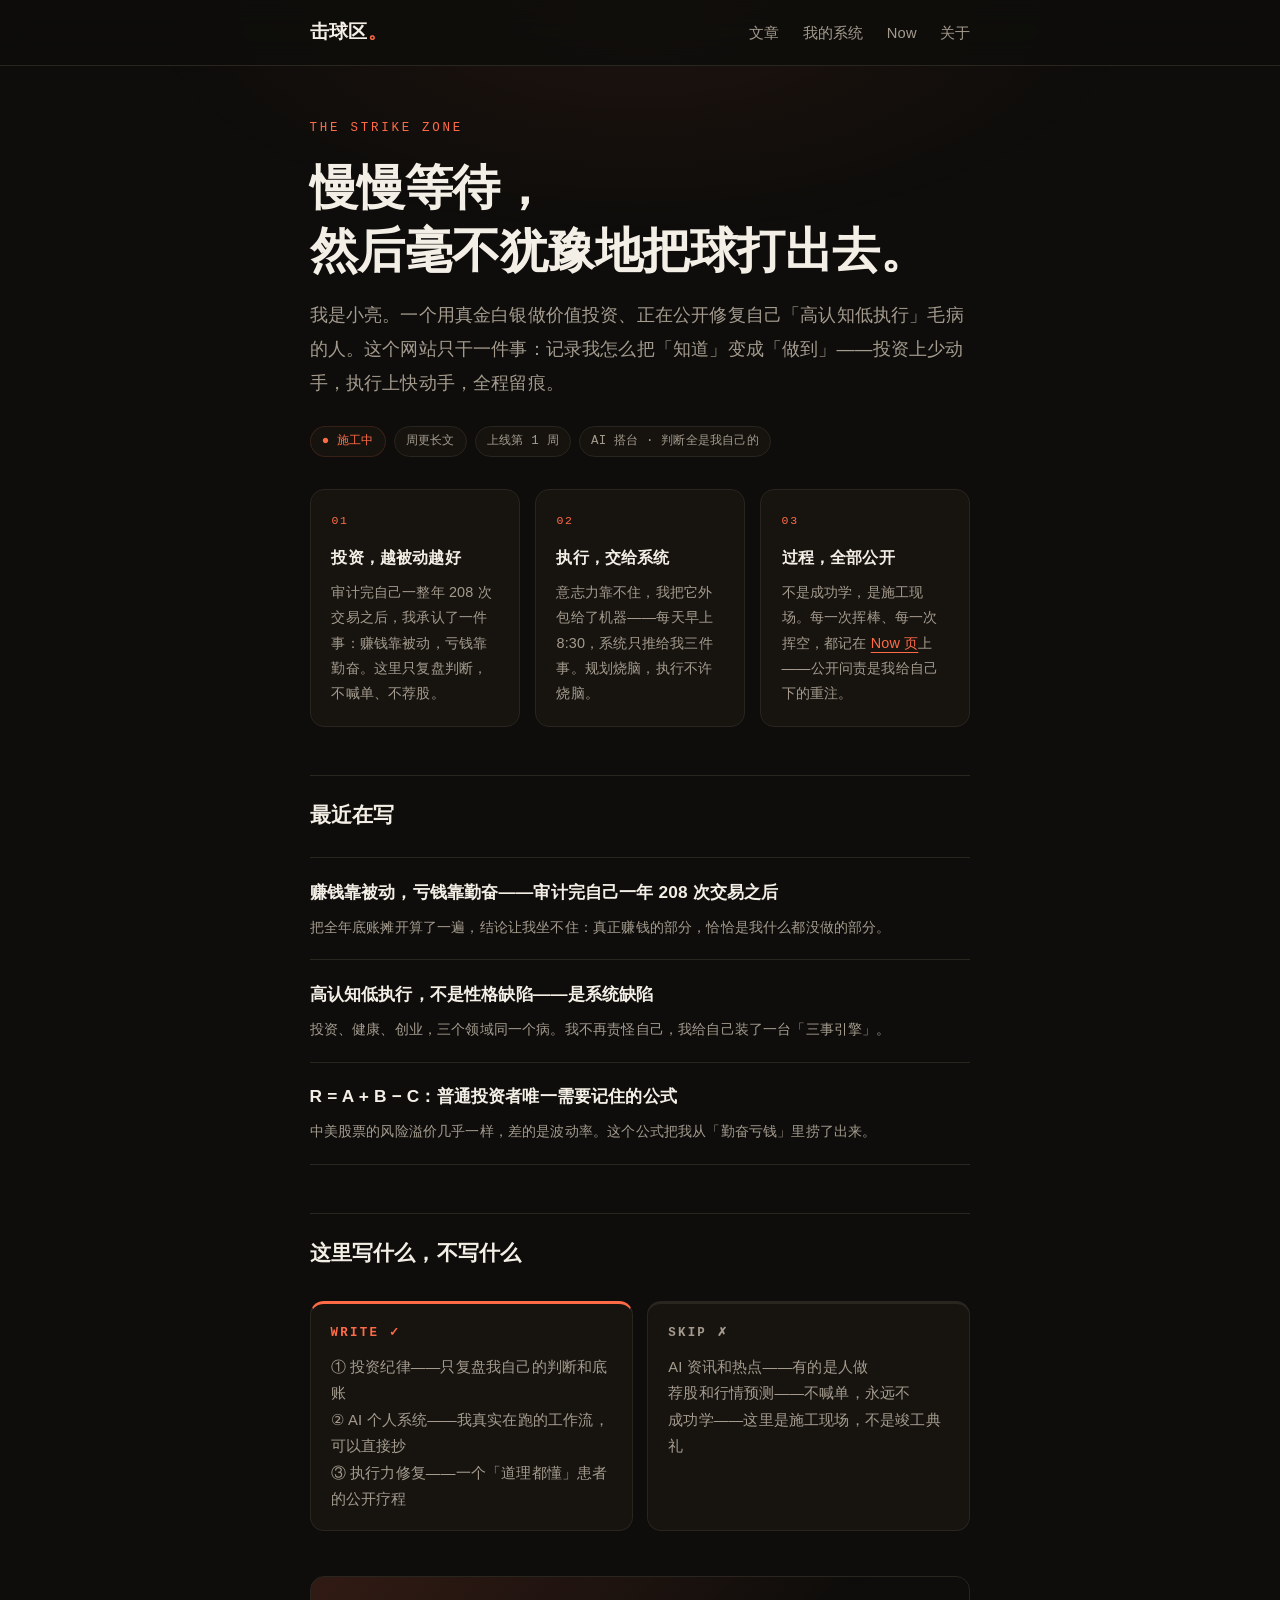
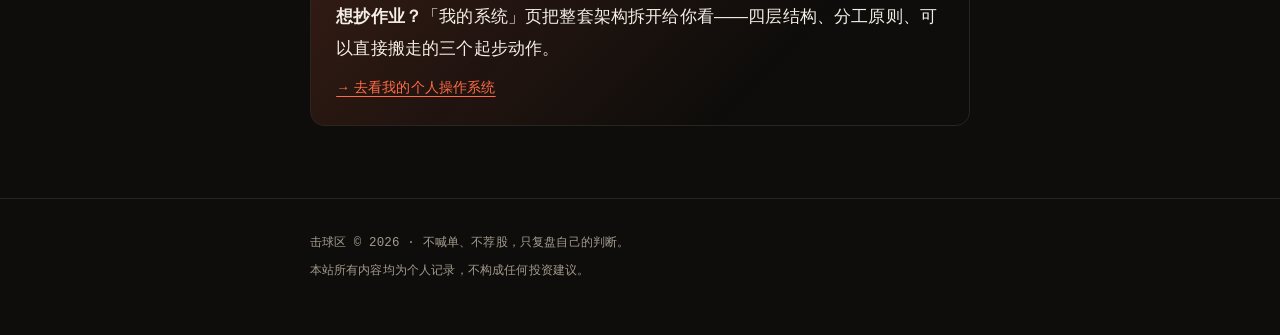
<file: index.html>
<!DOCTYPE html>
<html lang="zh-Hant">
<head>
<meta charset="utf-8">
<meta name="viewport" content="width=device-width, initial-scale=1">
<title>击球区 · 把「知道」变成「做到」</title>
<meta name="description" content="一个真金白银的价值投资者，公开构建自己的 AI 个人操作系统——投资、健康、执行力，只复盘自己的判断。">
<link rel="stylesheet" href="assets/style.css">
</head>
<body>

<header class="site">
  <div class="wrap">
    <a class="brand" href="index.html">击球区<em>。</em></a>
    <nav class="main">
      <a href="writing.html">文章</a>
      <a href="system.html">我的系统</a>
      <a href="now.html">Now</a>
      <a href="about.html">关于</a>
    </nav>
  </div>
</header>

<main class="wrap">

  <div class="kicker">The Strike Zone</div>
  <h1>慢慢等待，<br>然后毫不犹豫地把球打出去。</h1>
  <p class="lead">我是小亮。一个用真金白银做价值投资、正在公开修复自己「高认知低执行」毛病的人。这个网站只干一件事：记录我怎么把「知道」变成「做到」——投资上少动手，执行上快动手，全程留痕。</p>

  <div class="status-line">
    <span class="live">● 施工中</span>
    <span>周更长文</span>
    <span>上线第 1 周</span>
    <span>AI 搭台 · 判断全是我自己的</span>
  </div>

  <div class="cards">
    <div class="card">
      <span class="num">01</span>
      <h3>投资，越被动越好</h3>
      <p>审计完自己一整年 208 次交易之后，我承认了一件事：赚钱靠被动，亏钱靠勤奋。这里只复盘判断，不喊单、不荐股。</p>
    </div>
    <div class="card">
      <span class="num">02</span>
      <h3>执行，交给系统</h3>
      <p>意志力靠不住，我把它外包给了机器——每天早上 8:30，系统只推给我三件事。规划烧脑，执行不许烧脑。</p>
    </div>
    <div class="card">
      <span class="num">03</span>
      <h3>过程，全部公开</h3>
      <p>不是成功学，是施工现场。每一次挥棒、每一次挥空，都记在 <a href="now.html">Now 页</a>上——公开问责是我给自己下的重注。</p>
    </div>
  </div>

  <h2>最近在写</h2>
  <ul class="essays">
    <li>
      <a class="t" href="essays/208-trades.html">赚钱靠被动，亏钱靠勤奋——审计完自己一年 208 次交易之后</a>
      <div class="sub">把全年底账摊开算了一遍，结论让我坐不住：真正赚钱的部分，恰恰是我什么都没做的部分。</div>
    </li>
    <li>
      <a class="t" href="essays/three-things-engine.html">高认知低执行，不是性格缺陷——是系统缺陷</a>
      <div class="sub">投资、健康、创业，三个领域同一个病。我不再责怪自己，我给自己装了一台「三事引擎」。</div>
    </li>
    <li>
      <a class="t" href="essays/r-abc.html">R = A + B − C：普通投资者唯一需要记住的公式</a>
      <div class="sub">中美股票的风险溢价几乎一样，差的是波动率。这个公式把我从「勤奋亏钱」里捞了出来。</div>
    </li>
  </ul>

  <h2>这里写什么，不写什么</h2>
  <div class="scope">
    <div class="yes">
      <b>WRITE ✓</b>
      <p>① 投资纪律——只复盘我自己的判断和底账<br>② AI 个人系统——我真实在跑的工作流，可以直接抄<br>③ 执行力修复——一个「道理都懂」患者的公开疗程</p>
    </div>
    <div class="no">
      <b>SKIP ✗</b>
      <p>AI 资讯和热点——有的是人做<br>荐股和行情预测——不喊单，永远不<br>成功学——这里是施工现场，不是竣工典礼</p>
    </div>
  </div>

  <div class="cta">
    <p><b>想抄作业？</b>「我的系统」页把整套架构拆开给你看——四层结构、分工原则、可以直接搬走的三个起步动作。</p>
    <p class="meta"><a href="system.html">→ 去看我的个人操作系统</a></p>
  </div>

</main>

<footer class="site">
  <div class="wrap">
    <p>击球区 © 2026 · 不喊单、不荐股，只复盘自己的判断。</p>
    <p>本站所有内容均为个人记录，不构成任何投资建议。</p>
  </div>
</footer>

</body>
</html>
</file>
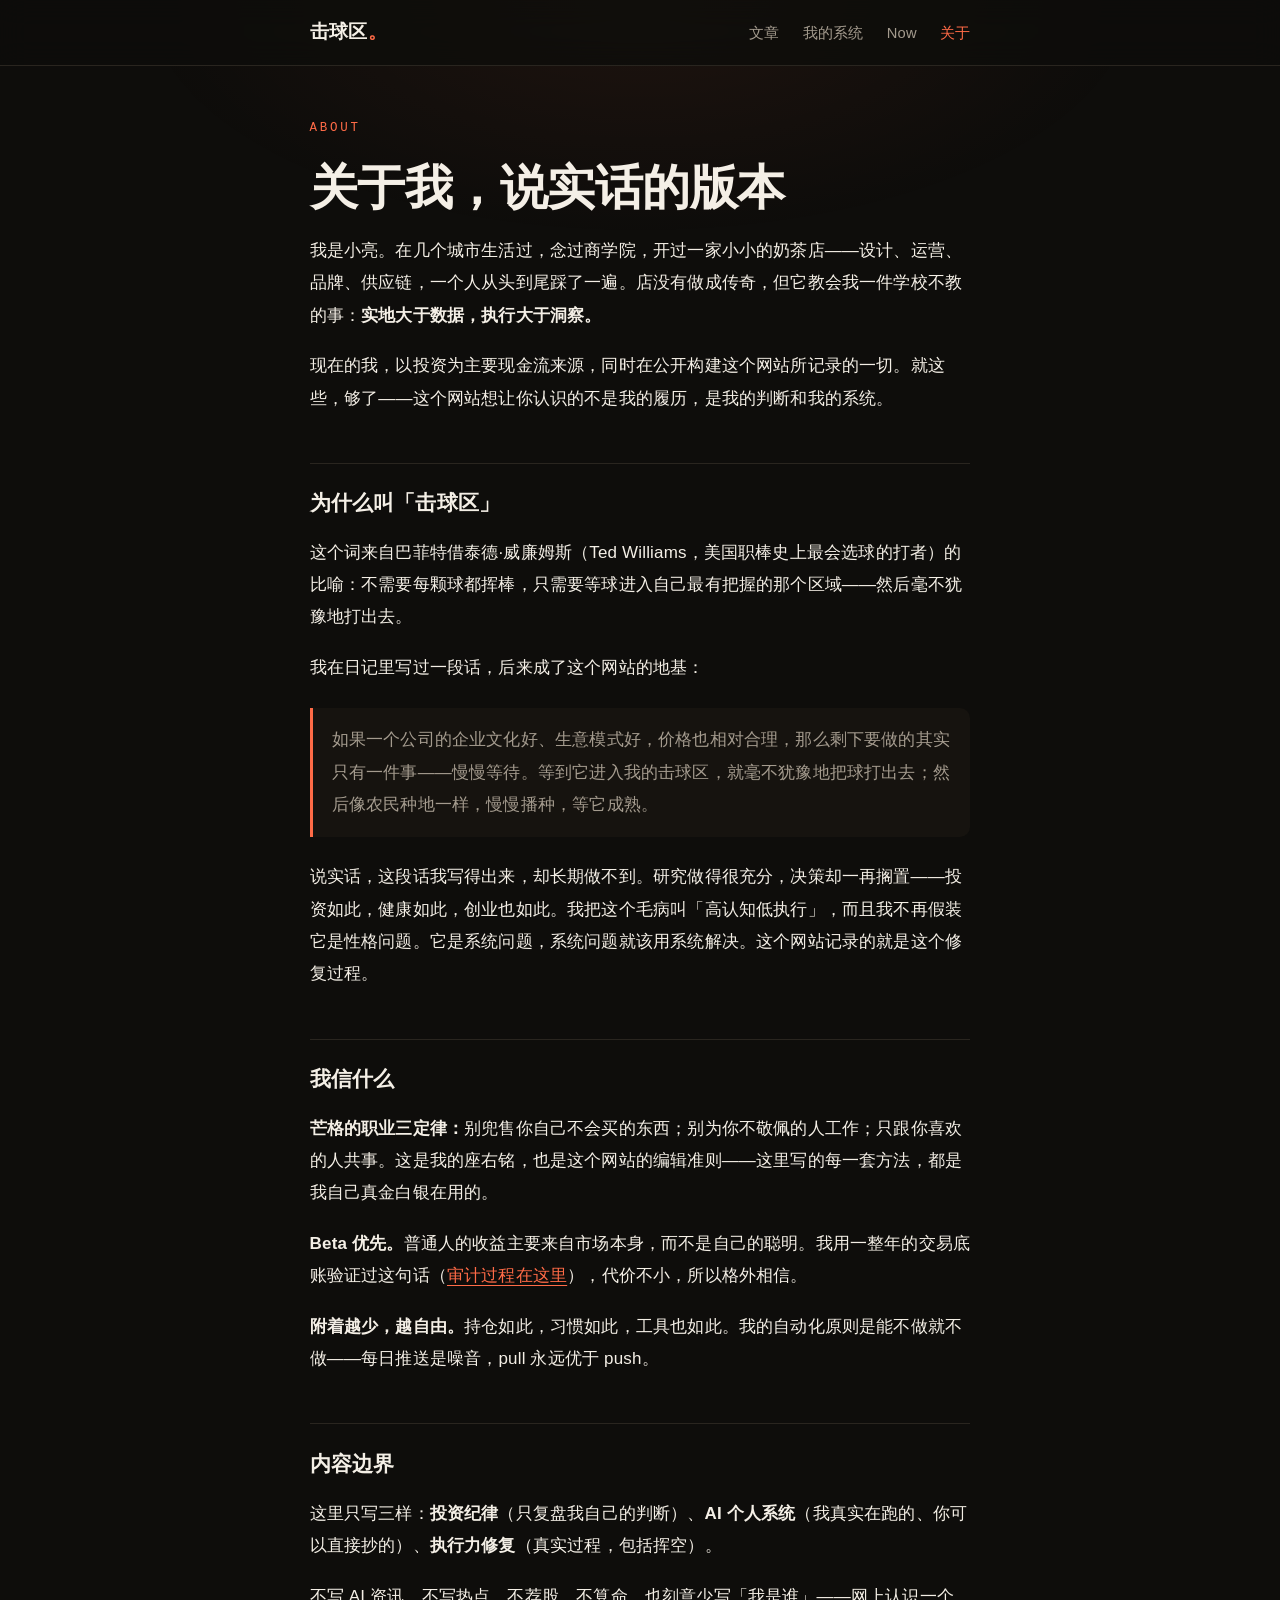
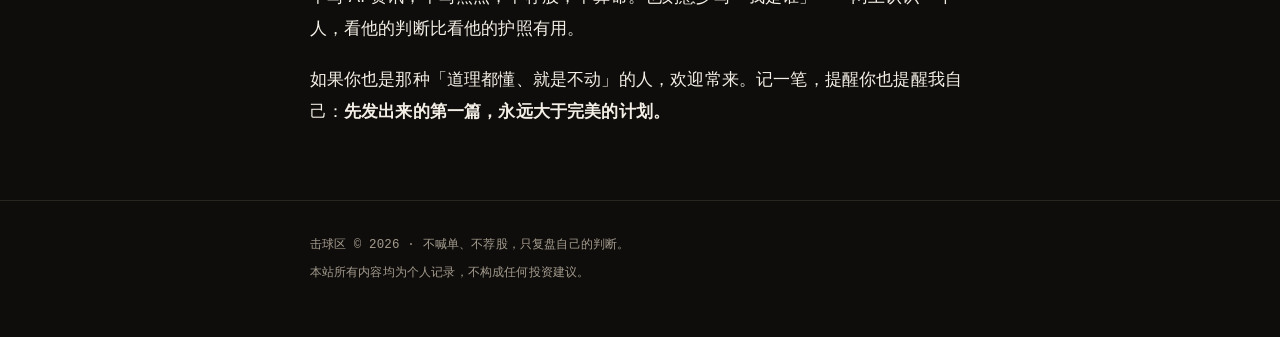
<file: about.html>
<!DOCTYPE html>
<html lang="zh-Hant">
<head>
<meta charset="utf-8">
<meta name="viewport" content="width=device-width, initial-scale=1">
<title>关于 · 击球区</title>
<link rel="stylesheet" href="assets/style.css">
</head>
<body>

<header class="site">
  <div class="wrap">
    <a class="brand" href="index.html">击球区<em>。</em></a>
    <nav class="main">
      <a href="writing.html">文章</a>
      <a href="system.html">我的系统</a>
      <a href="now.html">Now</a>
      <a href="about.html" class="here">关于</a>
    </nav>
  </div>
</header>

<main class="wrap">

  <div class="kicker">About</div>
  <h1>关于我，说实话的版本</h1>

  <p>我是小亮。在几个城市生活过，念过商学院，开过一家小小的奶茶店——设计、运营、品牌、供应链，一个人从头到尾踩了一遍。店没有做成传奇，但它教会我一件学校不教的事：<b>实地大于数据，执行大于洞察。</b></p>

  <p>现在的我，以投资为主要现金流来源，同时在公开构建这个网站所记录的一切。就这些，够了——这个网站想让你认识的不是我的履历，是我的判断和我的系统。</p>

  <h2>为什么叫「击球区」</h2>

  <p>这个词来自巴菲特借泰德·威廉姆斯（Ted Williams，美国职棒史上最会选球的打者）的比喻：不需要每颗球都挥棒，只需要等球进入自己最有把握的那个区域——然后毫不犹豫地打出去。</p>

  <p>我在日记里写过一段话，后来成了这个网站的地基：</p>

  <blockquote>
    <p>如果一个公司的企业文化好、生意模式好，价格也相对合理，那么剩下要做的其实只有一件事——慢慢等待。等到它进入我的击球区，就毫不犹豫地把球打出去；然后像农民种地一样，慢慢播种，等它成熟。</p>
  </blockquote>

  <p>说实话，这段话我写得出来，却长期做不到。研究做得很充分，决策却一再搁置——投资如此，健康如此，创业也如此。我把这个毛病叫「高认知低执行」，而且我不再假装它是性格问题。它是系统问题，系统问题就该用系统解决。这个网站记录的就是这个修复过程。</p>

  <h2>我信什么</h2>

  <p><b>芒格的职业三定律：</b>别兜售你自己不会买的东西；别为你不敬佩的人工作；只跟你喜欢的人共事。这是我的座右铭，也是这个网站的编辑准则——这里写的每一套方法，都是我自己真金白银在用的。</p>

  <p><b>Beta 优先。</b>普通人的收益主要来自市场本身，而不是自己的聪明。我用一整年的交易底账验证过这句话（<a href="essays/208-trades.html">审计过程在这里</a>），代价不小，所以格外相信。</p>

  <p><b>附着越少，越自由。</b>持仓如此，习惯如此，工具也如此。我的自动化原则是能不做就不做——每日推送是噪音，pull 永远优于 push。</p>

  <h2>内容边界</h2>

  <p>这里只写三样：<b>投资纪律</b>（只复盘我自己的判断）、<b>AI 个人系统</b>（我真实在跑的、你可以直接抄的）、<b>执行力修复</b>（真实过程，包括挥空）。</p>

  <p>不写 AI 资讯，不写热点，不荐股，不算命。也刻意少写「我是谁」——网上认识一个人，看他的判断比看他的护照有用。</p>

  <p>如果你也是那种「道理都懂、就是不动」的人，欢迎常来。记一笔，提醒你也提醒我自己：<b>先发出来的第一篇，永远大于完美的计划。</b></p>

</main>

<footer class="site">
  <div class="wrap">
    <p>击球区 © 2026 · 不喊单、不荐股，只复盘自己的判断。</p>
    <p>本站所有内容均为个人记录，不构成任何投资建议。</p>
  </div>
</footer>

</body>
</html>
</file>
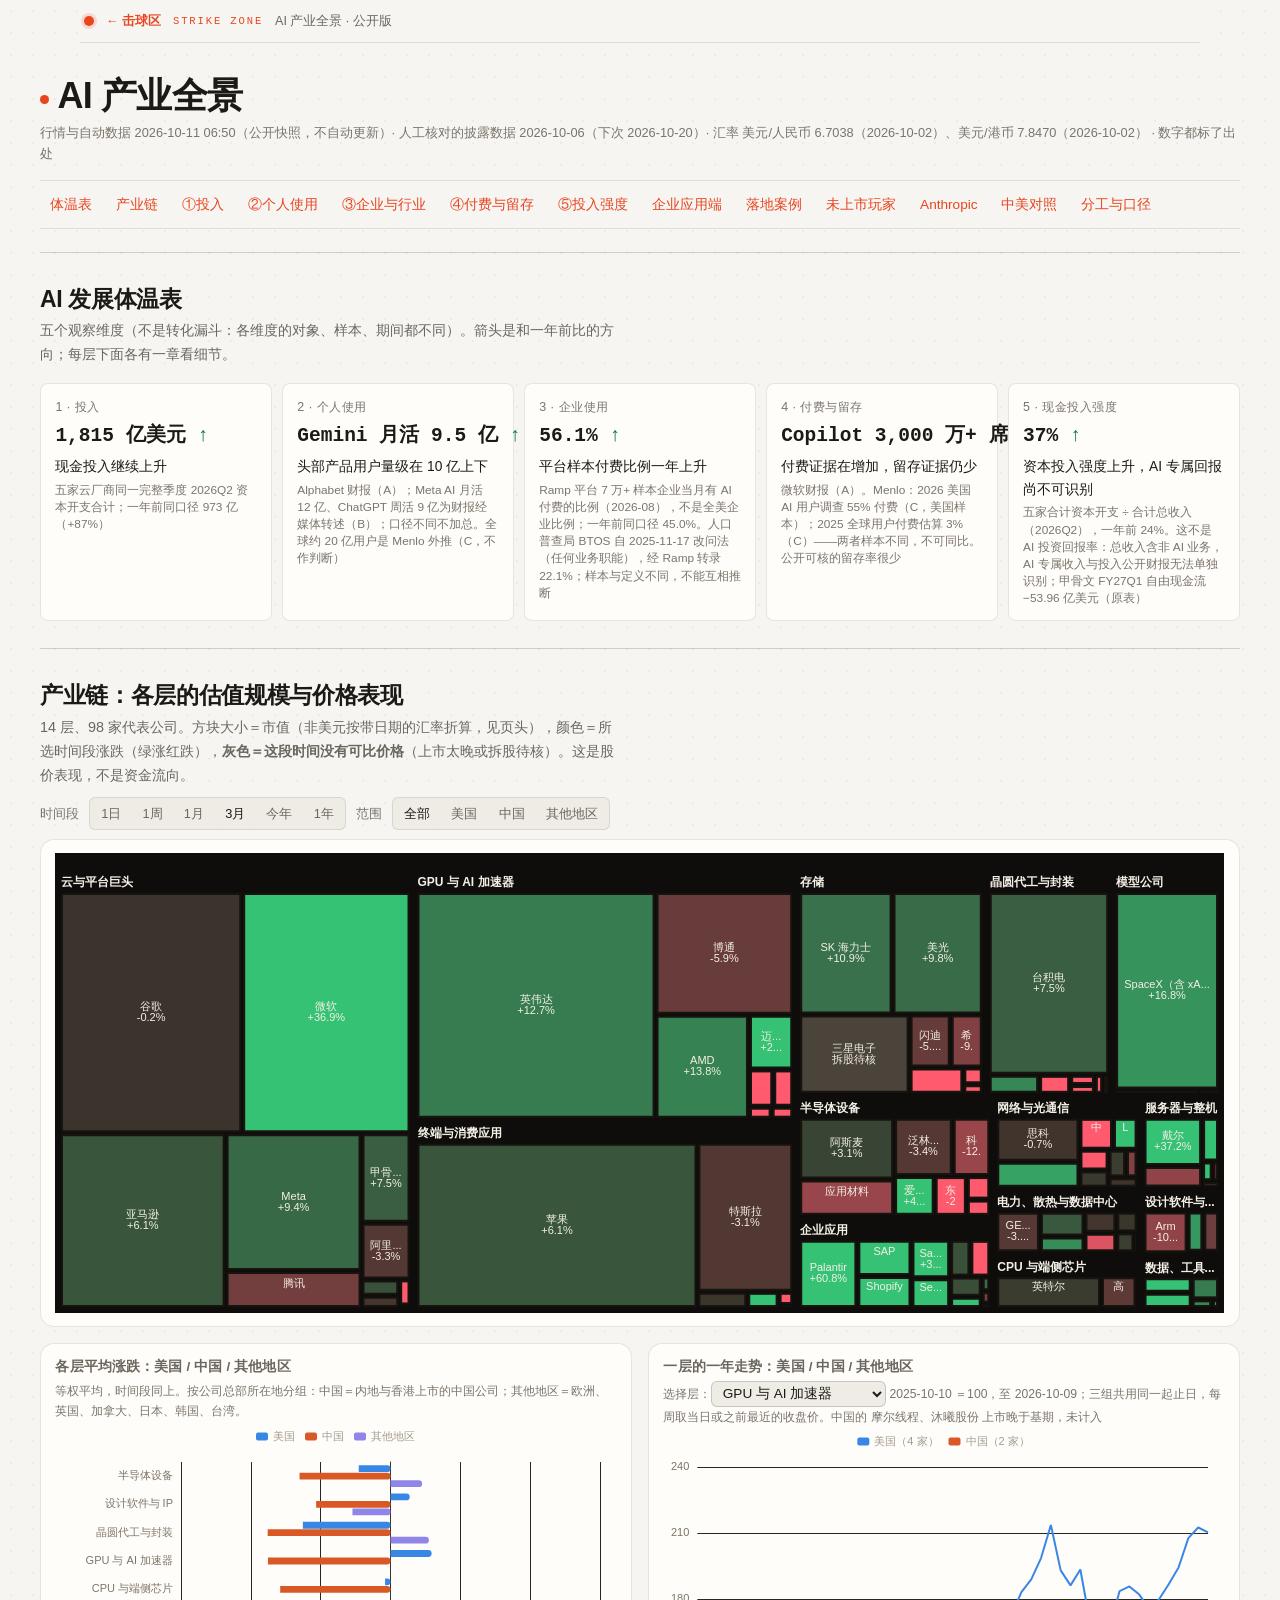
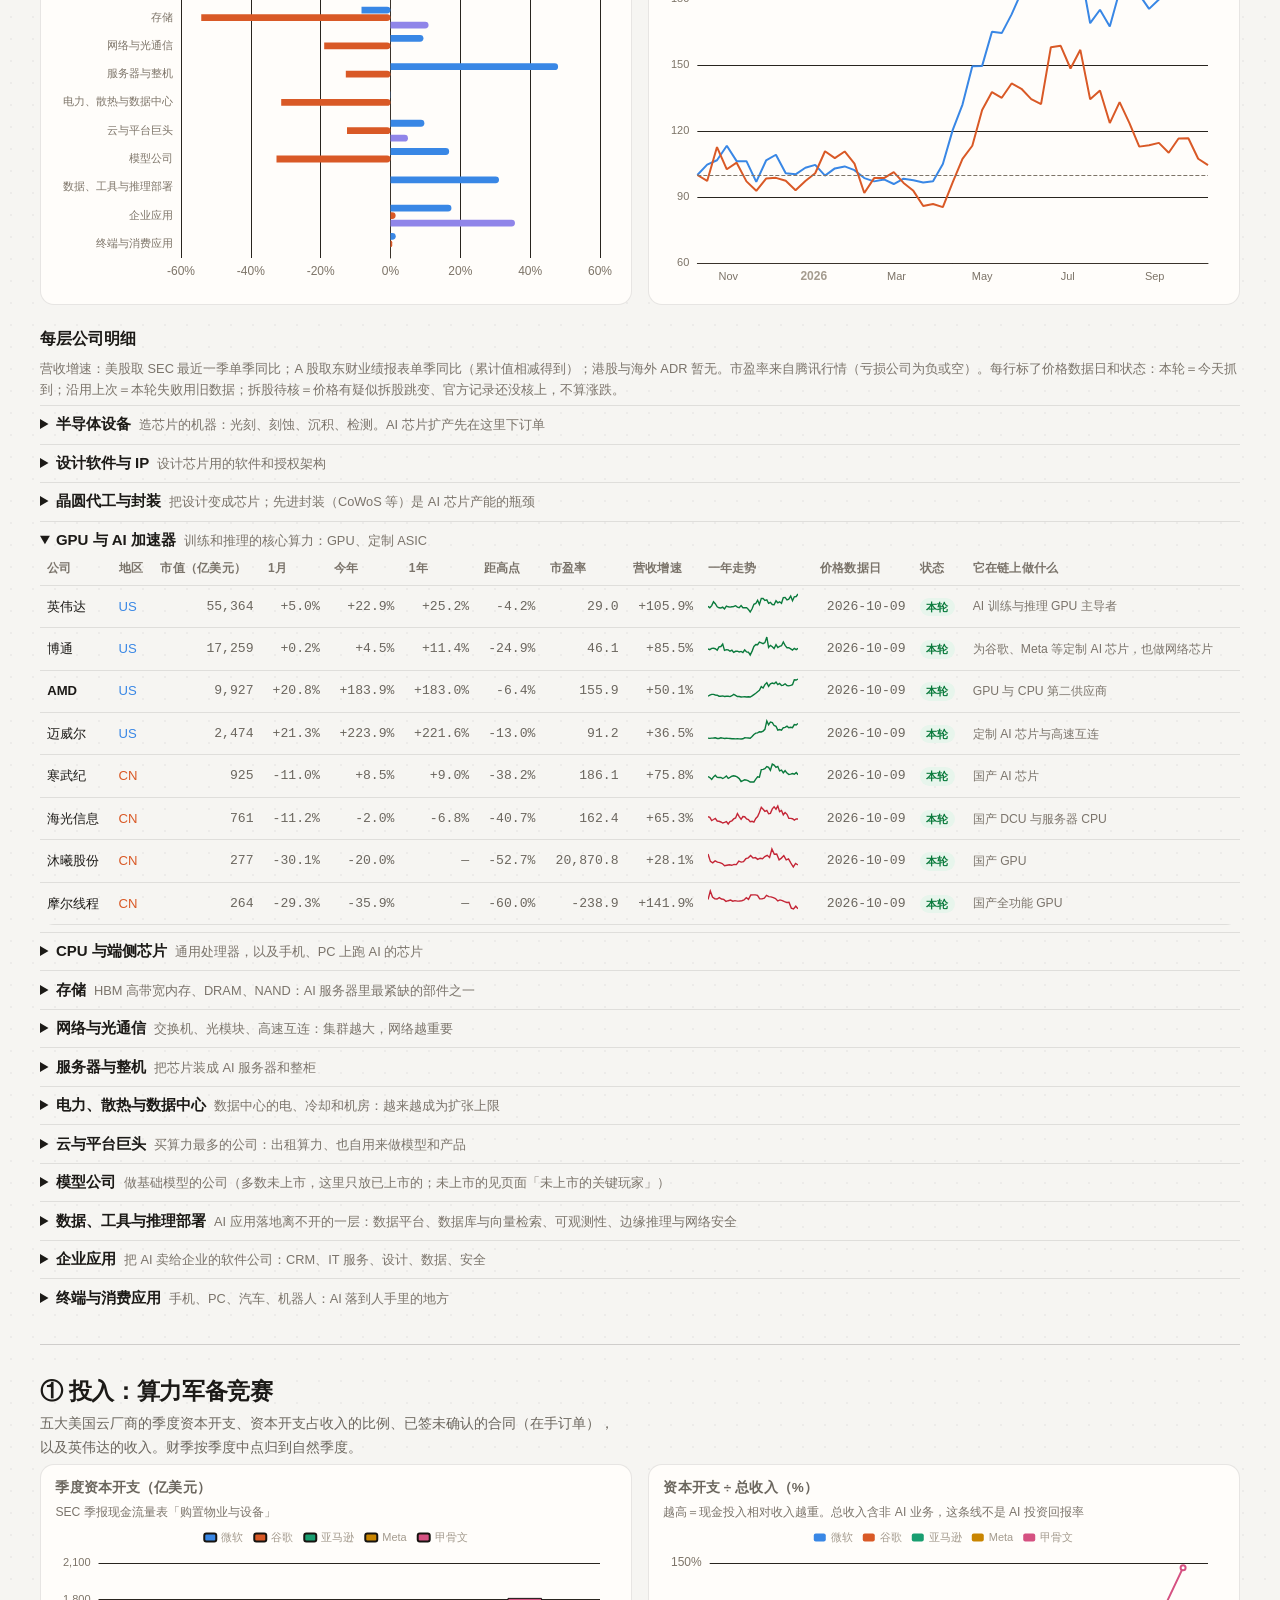
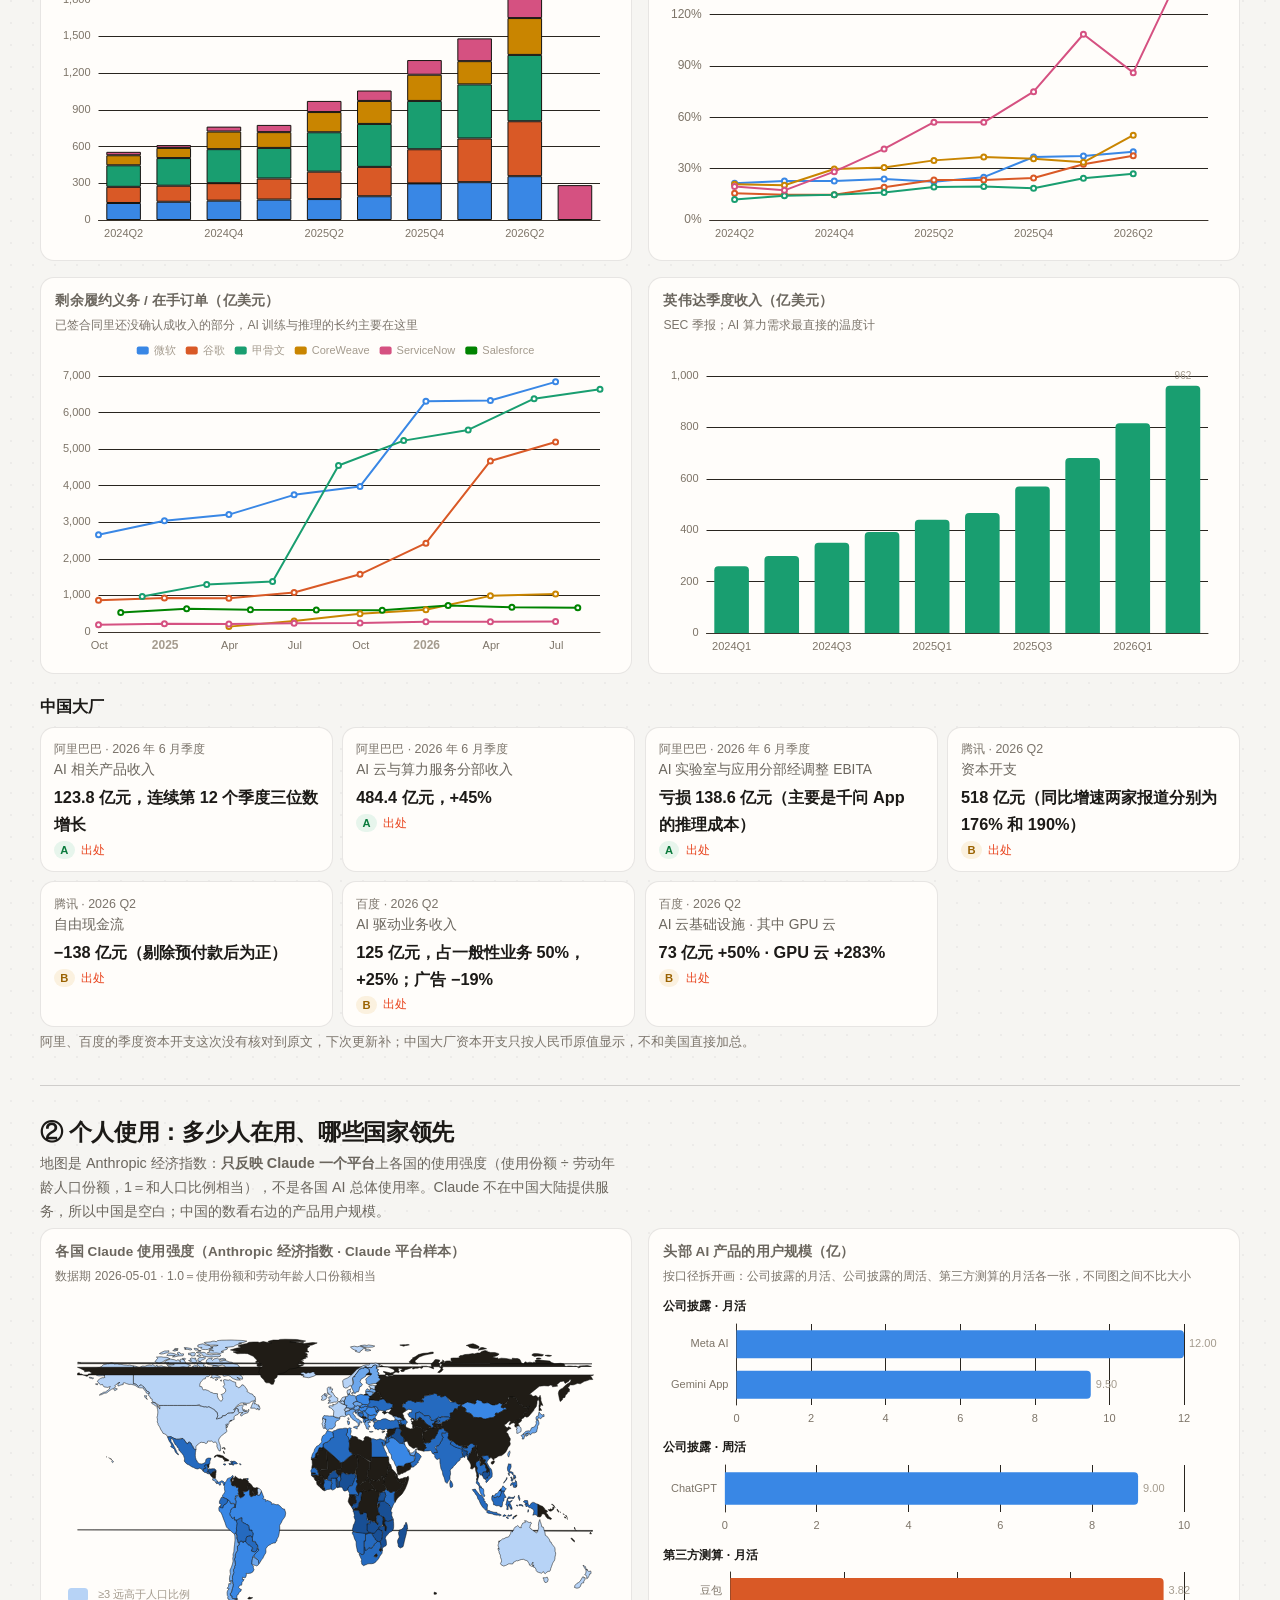
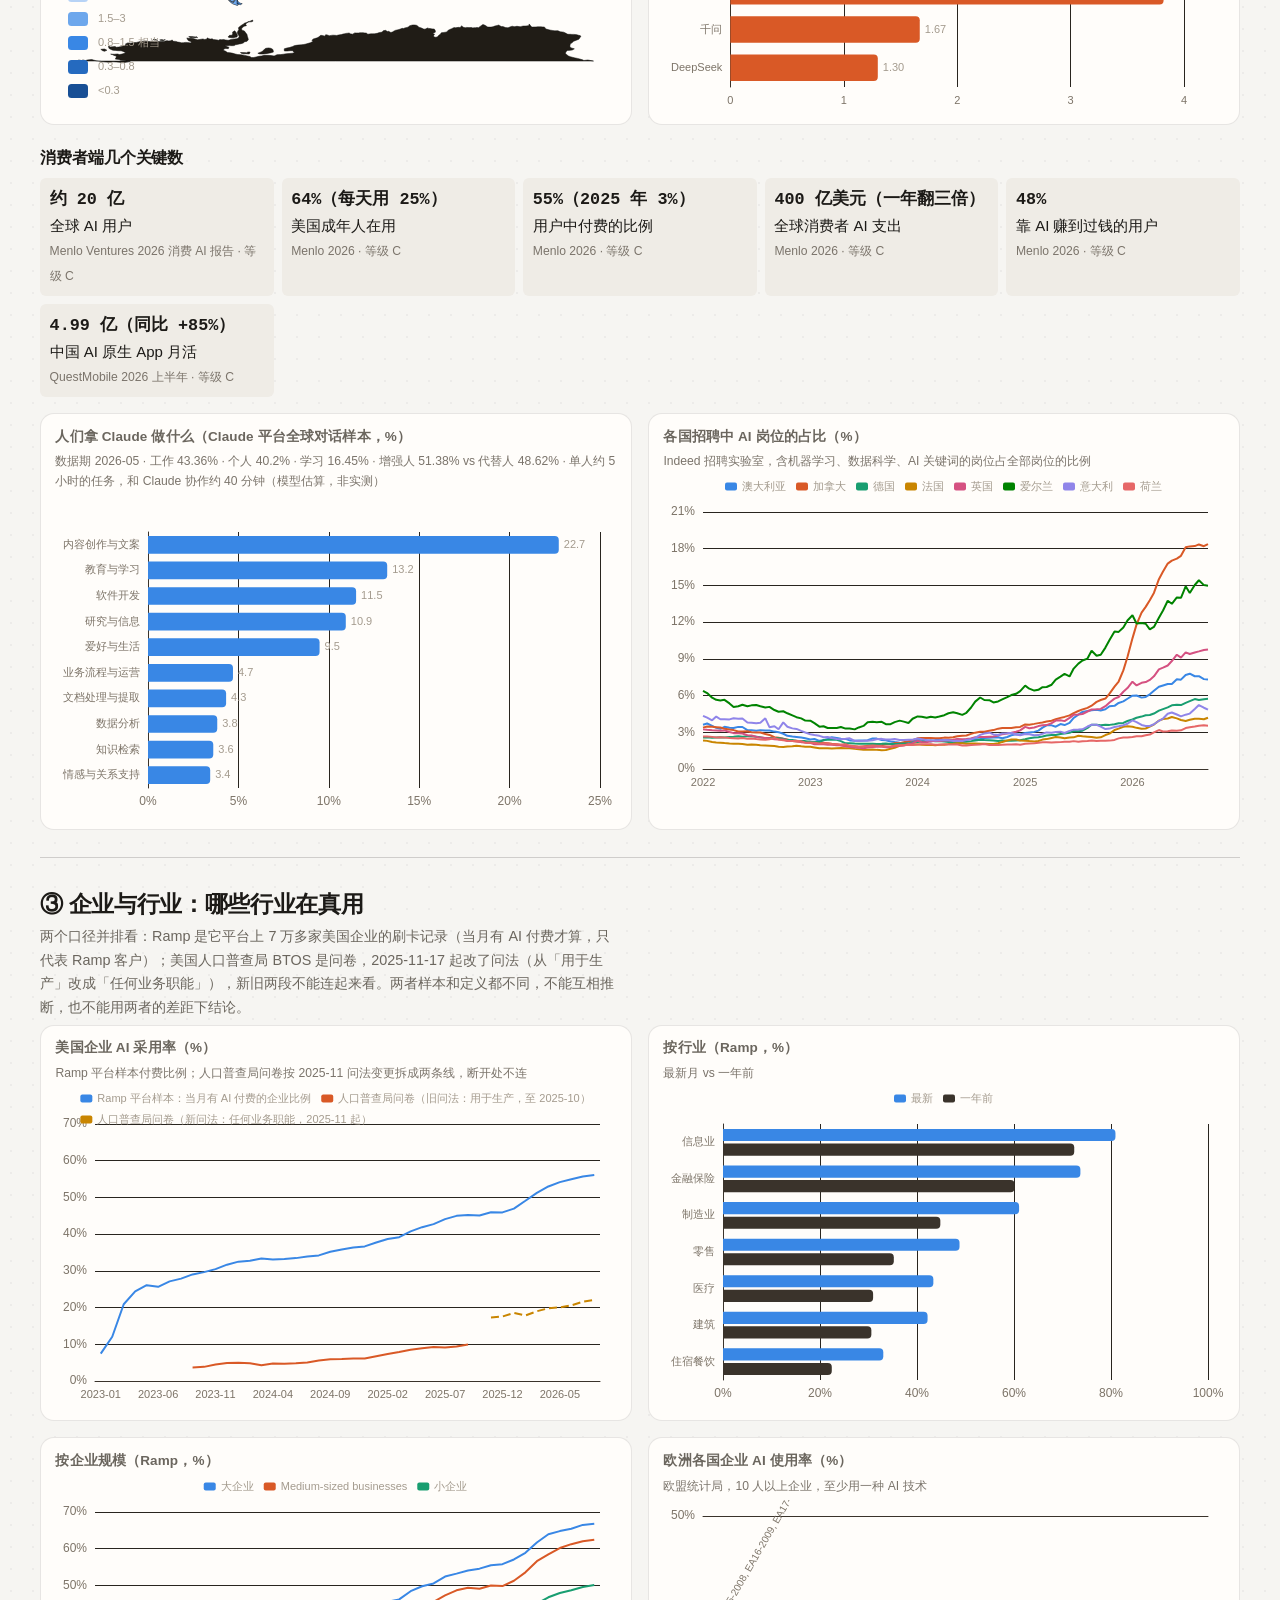
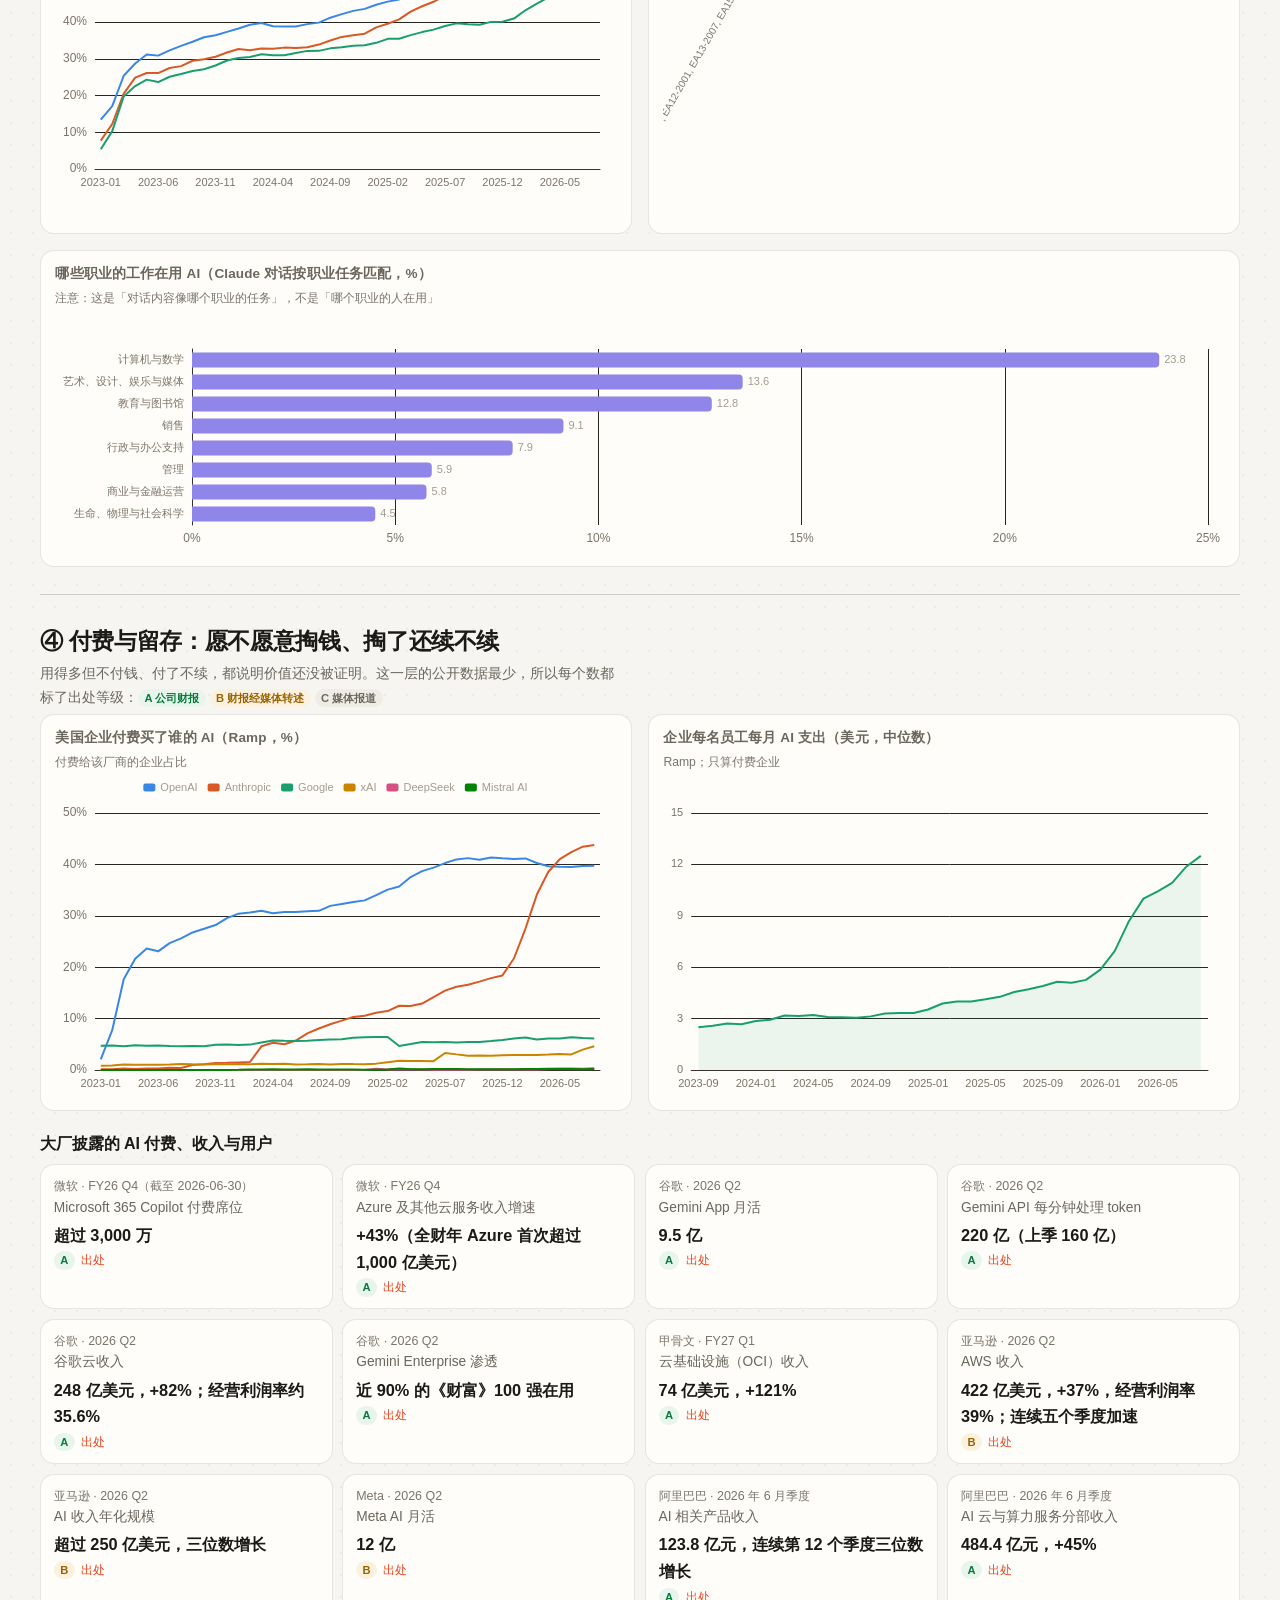
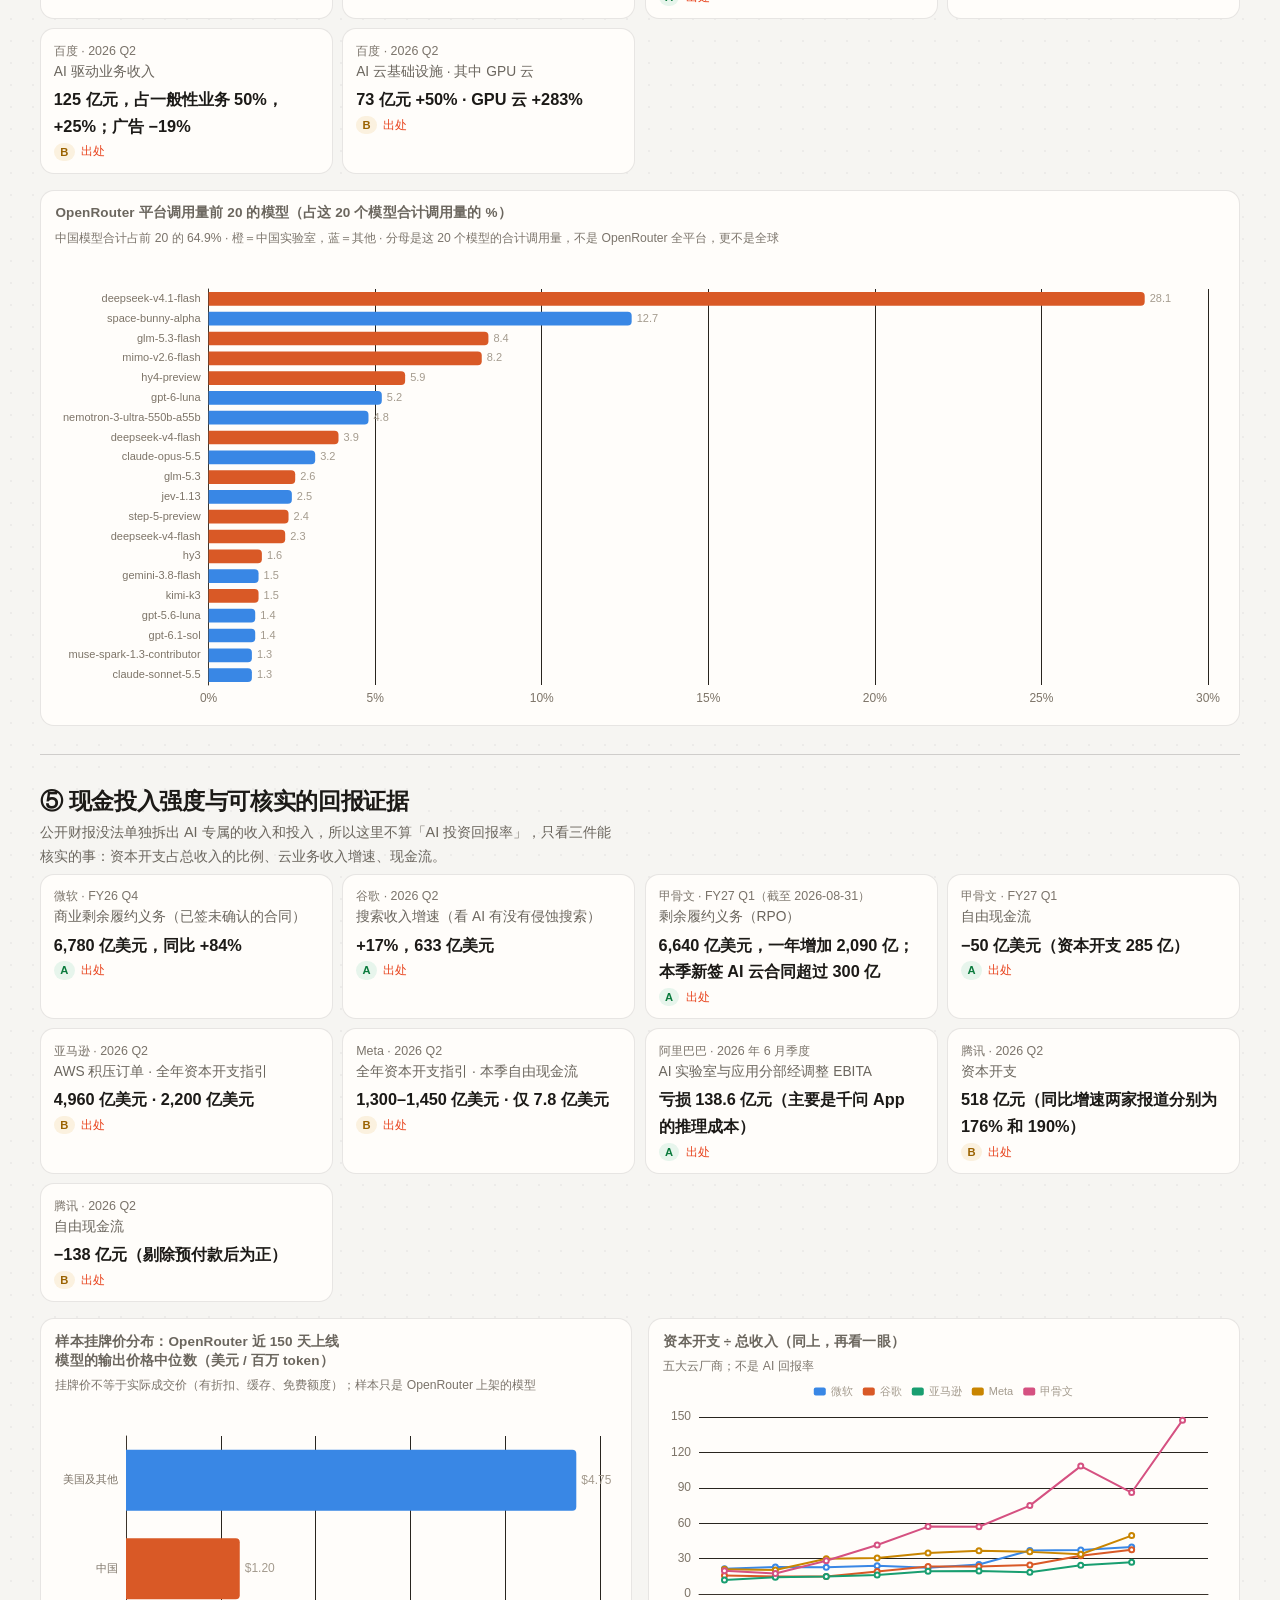
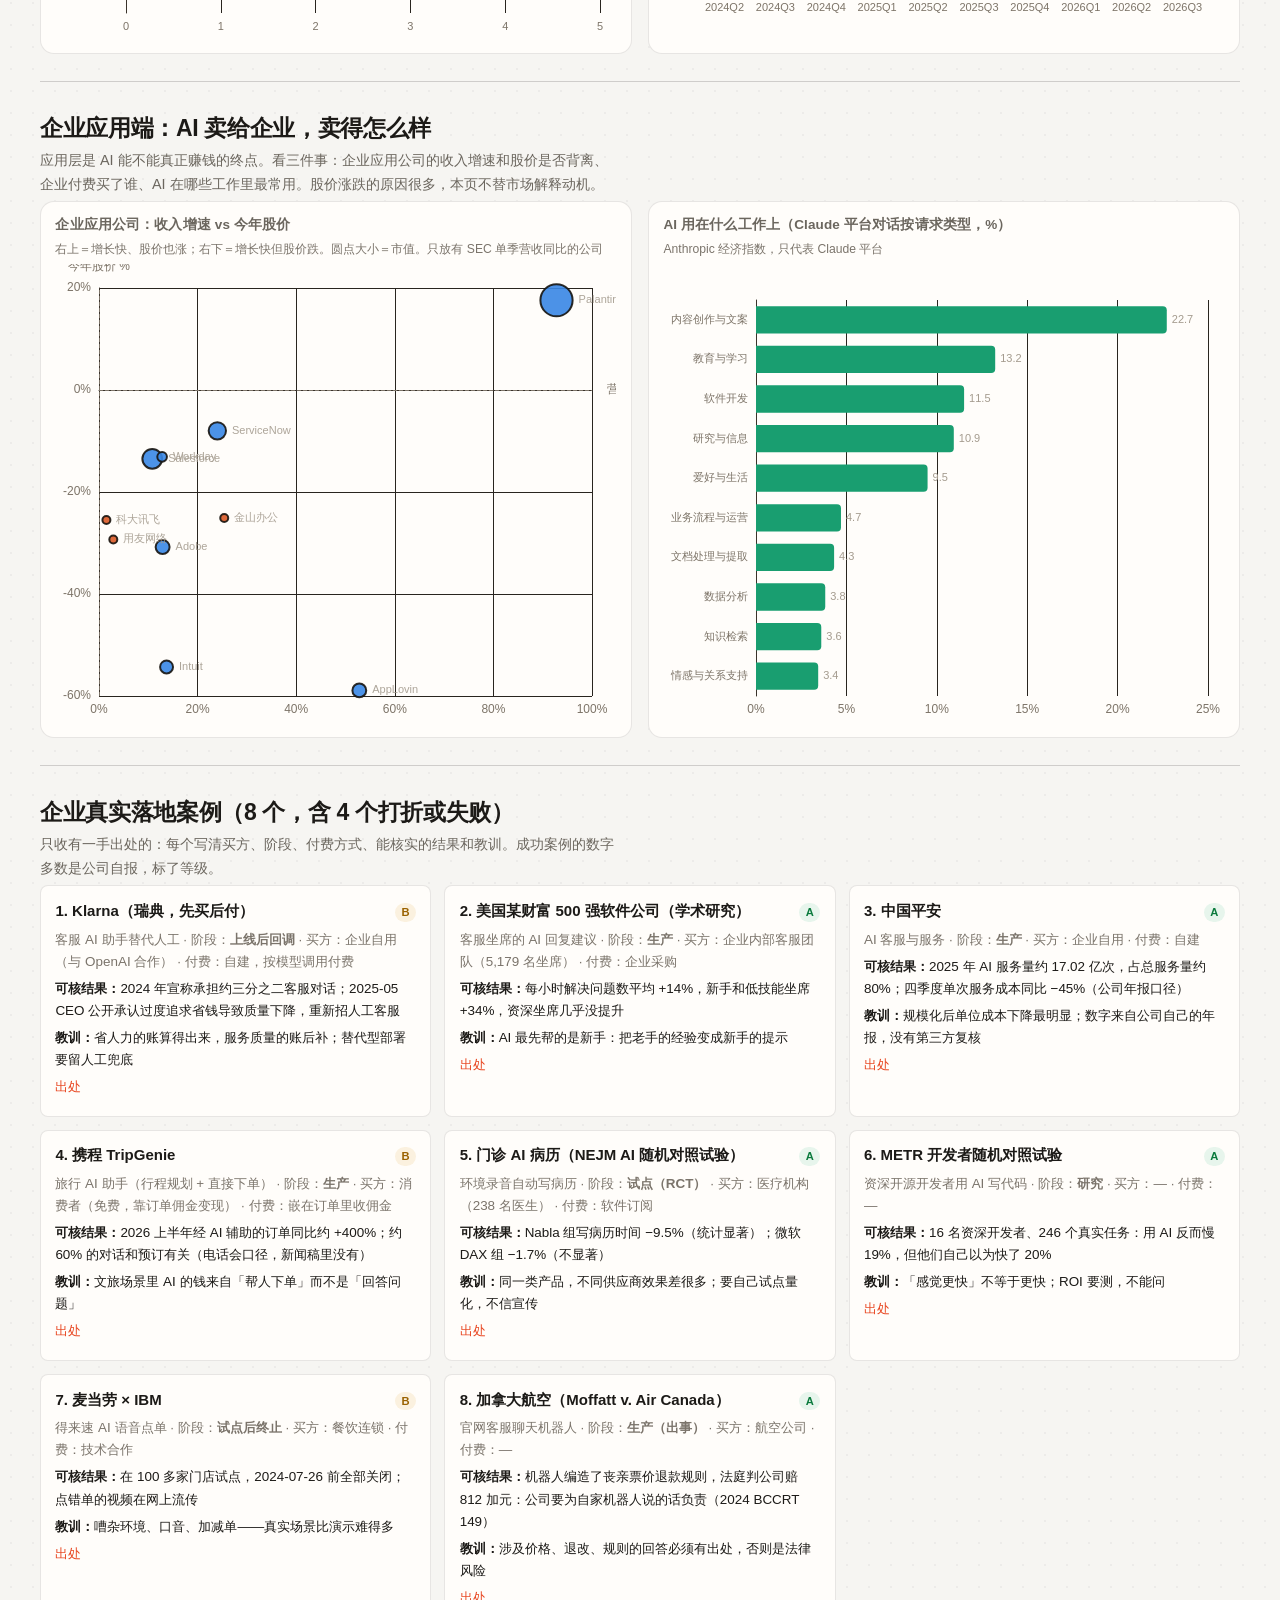
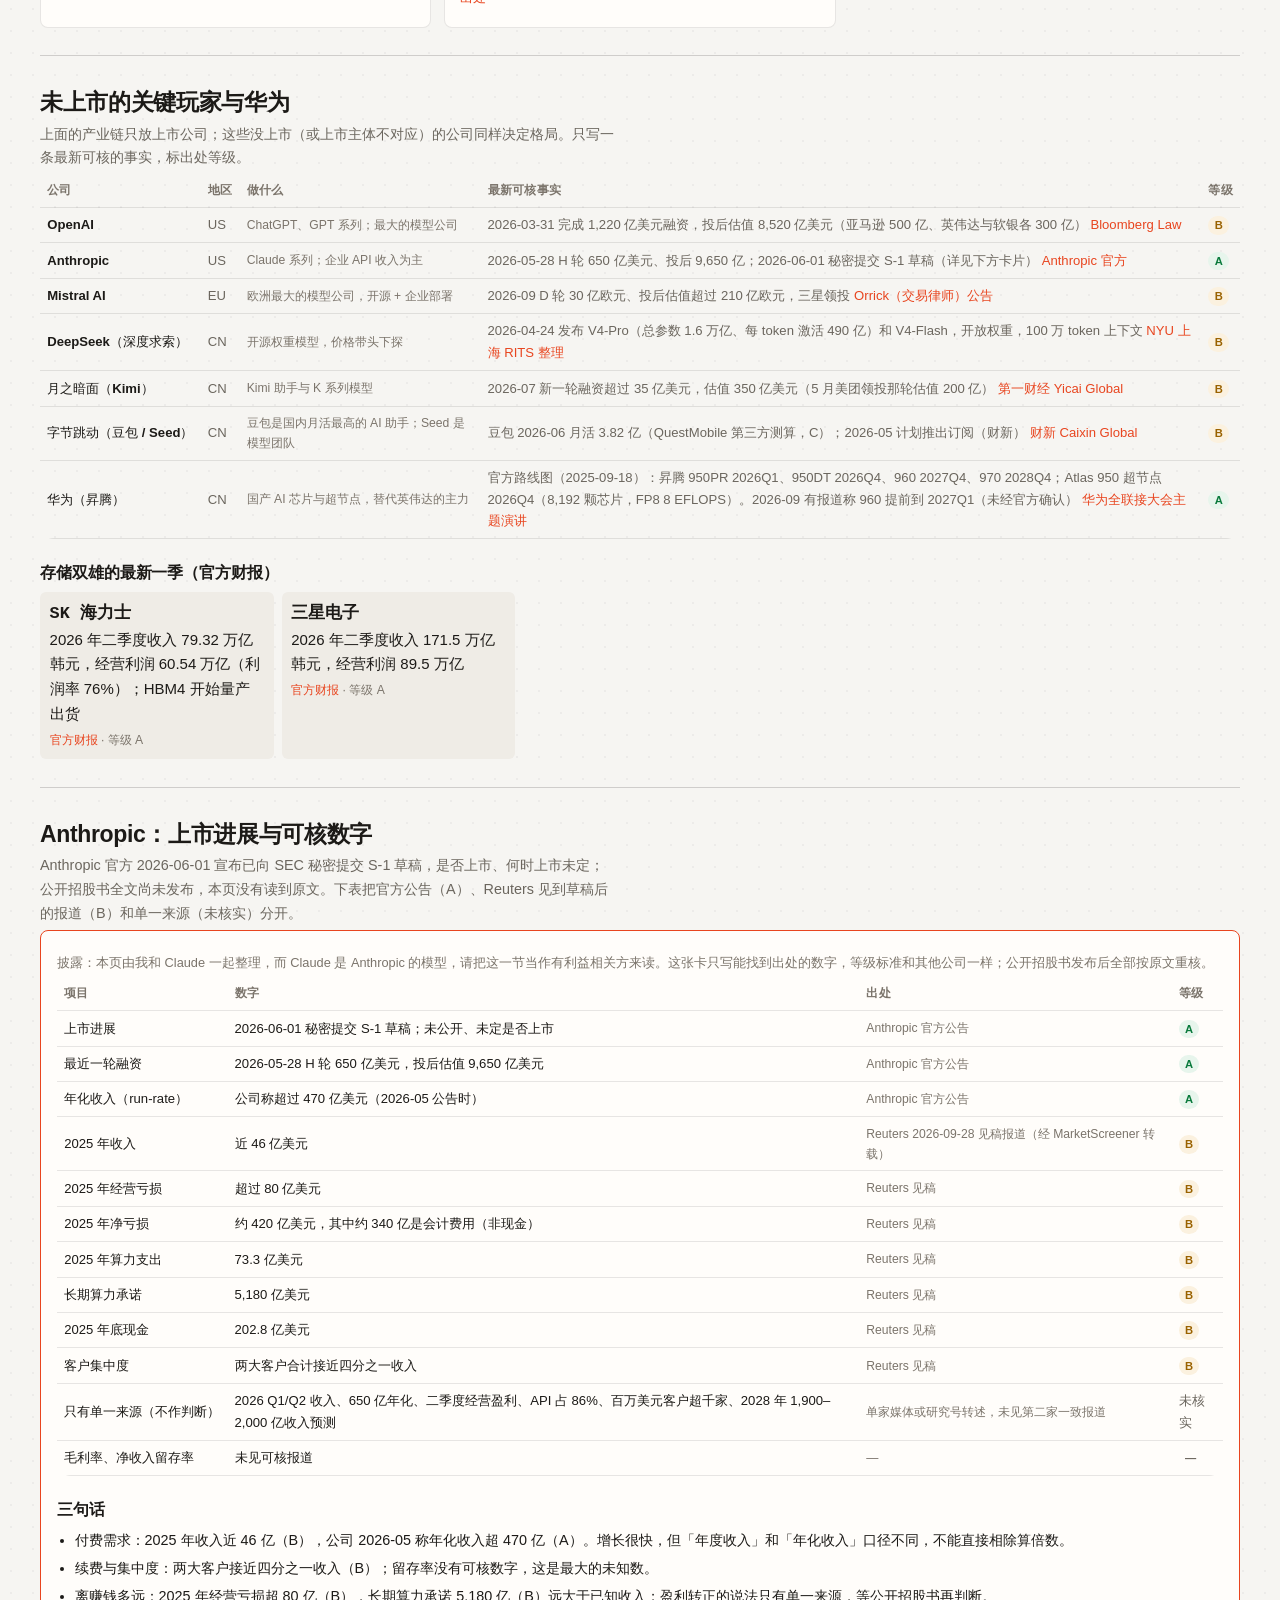
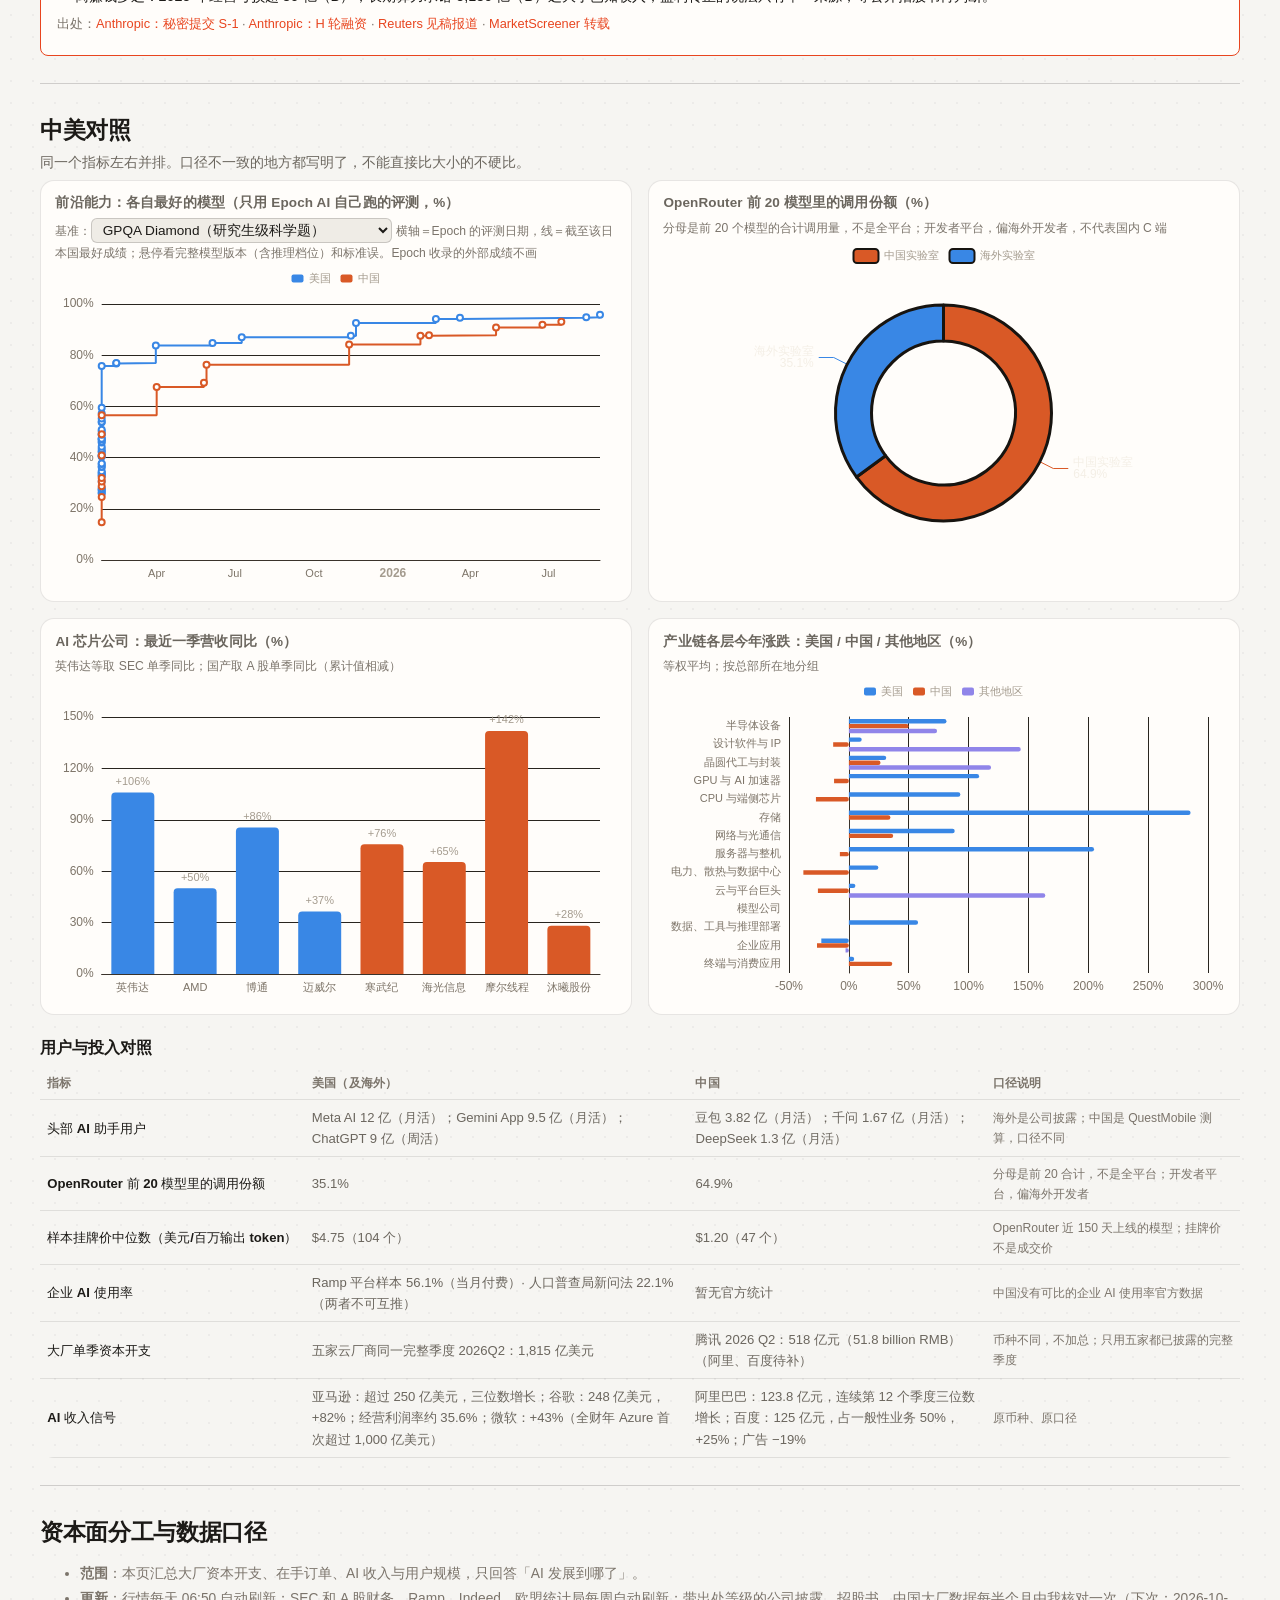
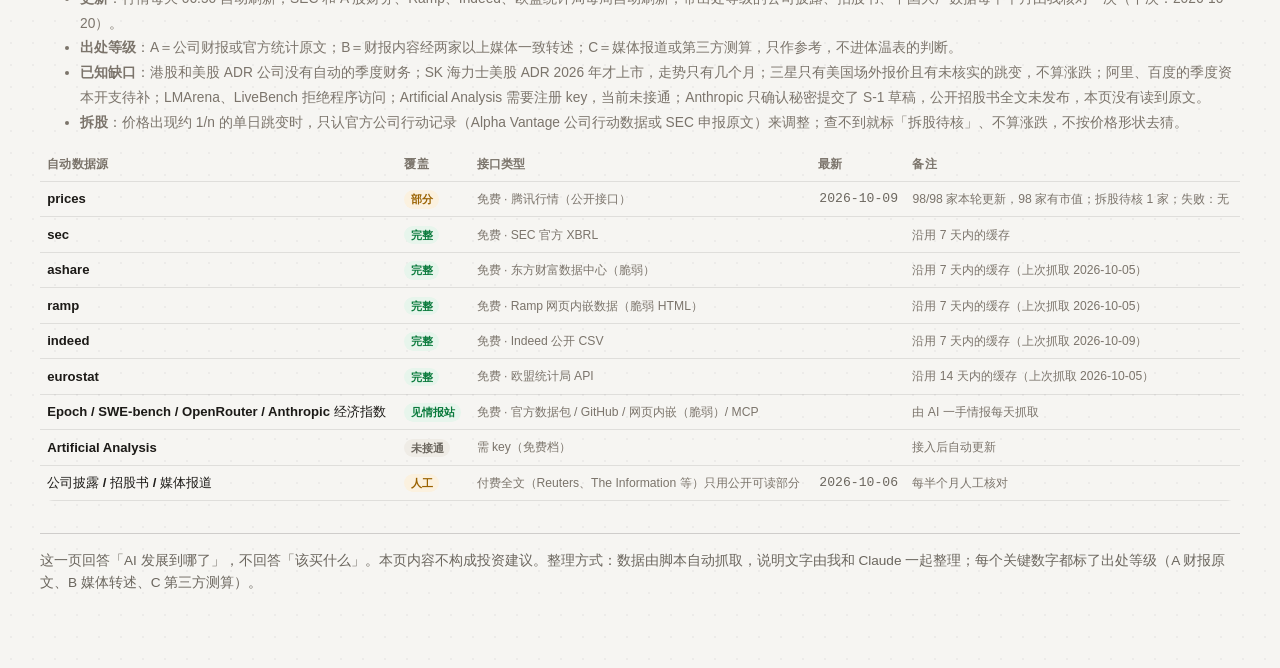
<file: ai-landscape.html>
<!doctype html><html><head><meta charset=utf8><meta name=viewport content="width=device-width,initial-scale=1,viewport-fit=cover"><style>:root{color-scheme:light;box-sizing:border-box;padding-top:env(safe-area-inset-top,0px);padding-bottom:env(safe-area-inset-bottom,0px)}html{scroll-padding-top:env(safe-area-inset-top,0px)}body{margin:0;padding:0;font:14px -apple-system,BlinkMacSystemFont,sans-serif;background:#fff;color:#000}img{max-width:100%}[hidden]:not([hidden=until-found i]){display:none!important}</style></head><body>
<meta charset="utf-8">
<title>AI 产业全景</title>
<script src="vendor/echarts.min.js"></script>
<script src="vendor/topojson.min.js"></script>
<style>
/* 布局：一份「AI 发展体检」——最上面五层体温表；接着产业链地图（树状图＋分层强弱＋中美）；
   然后按五层漏斗（投入→个人→企业→付费→回报）各一章，企业应用端单列一章；最后中美对照总表、资本面分工与数据口径。
   色板沿用击球区暗色；图表系列色用数据可视化规范里已校验过的暗色分类色，中国＝橙、海外＝蓝；涨跌用绿涨红跌，中点灰。 */
:root{
  --bg:#0e0d0b;--surface:#171410;--surface-2:#201c16;--surface-3:#29241d;
  --ink:#f4efe6;--ink-2:#a49b8e;--ink-3:#7d7468;--line:#29251f;--line-strong:#3a332b;
  --accent:#ff6b47;--accent-soft:rgba(255,107,71,.14);
  --good:#35c274;--good-bg:rgba(53,194,116,.14);--warn:#e0a83a;--warn-bg:rgba(224,168,58,.14);--bad:#ff5a6e;--bad-bg:rgba(255,90,110,.14);
  --ov:#3987e5;--cn:#d95926;
  --sans:-apple-system,BlinkMacSystemFont,"PingFang SC","Hiragino Sans GB","Noto Sans SC","Microsoft YaHei",sans-serif;
  --mono:"JetBrains Mono","SF Mono",ui-monospace,Menlo,monospace;
  color-scheme:dark;
}
body{background:var(--bg);color:var(--ink);font:15px/1.6 var(--sans);margin:0}
.wrap{max-width:1200px;margin:0 auto;padding-inline:16px;padding-block:22px 64px}
a{color:var(--ink);text-underline-offset:3px;text-decoration-color:var(--line-strong)}a:hover{color:var(--accent)}
a:focus-visible,button:focus-visible,select:focus-visible,summary:focus-visible{outline:2px solid var(--accent);outline-offset:2px}
h1,h2,h3,h4{margin:0;font-weight:650;text-wrap:balance}
h1{font-size:1.85rem}h1::before{content:"";display:inline-block;width:.55rem;height:.55rem;border-radius:50%;background:var(--accent);margin-right:.55rem;vertical-align:.25rem}
h2{font-size:1.4rem}h3{font-size:1.02rem;margin:1.4rem 0 .5rem}
p{margin:.3rem 0}.meta{color:var(--ink-3);font-size:.8rem}.na{color:var(--ink-3);font-size:.85rem}
.num{font-family:var(--mono);font-variant-numeric:tabular-nums}.pos{color:var(--good)}.neg{color:var(--bad)}
.top{border-bottom:1px solid var(--line);padding-bottom:.7rem}
.nav{position:sticky;top:env(safe-area-inset-top,0px);z-index:9;background:var(--bg);display:flex;gap:.2rem;overflow-x:auto;padding-block:.55rem;border-bottom:1px solid var(--line);scrollbar-width:none}
.nav a{white-space:nowrap;text-decoration:none;color:var(--ink-2);padding:.22rem .65rem;border-radius:99px;font-size:.85rem}.nav a:hover{background:var(--surface-2);color:var(--ink)}
section{padding-block:2rem .3rem;border-top:1px solid var(--line-strong);margin-top:1.4rem;scroll-margin-top:3rem}
.sh p{color:var(--ink-2);font-size:.9rem;max-width:72ch}
.thermo{display:grid;grid-template-columns:repeat(5,minmax(0,1fr));gap:.6rem;margin-top:1rem}
@media (max-width:960px){.thermo{grid-template-columns:repeat(2,minmax(0,1fr))}}
@media (max-width:520px){.thermo{grid-template-columns:1fr}}
.th{background:var(--surface);border:1px solid var(--line);border-radius:8px;padding:.8rem .9rem;display:flex;flex-direction:column;gap:.2rem}
.th .k{font-size:.78rem;color:var(--ink-3);letter-spacing:.04em}.th .v{font-family:var(--mono);font-size:1.22rem;font-weight:600;white-space:nowrap}
.th .say{font-size:.86rem;color:var(--ink)}.th .s{font-size:.74rem;color:var(--ink-3);line-height:1.45}
.th .arrow{font-family:var(--mono)}.th.up .arrow{color:var(--good)}.th.down .arrow{color:var(--bad)}
.grid2{display:grid;grid-template-columns:repeat(2,minmax(0,1fr));gap:1rem}
@media (max-width:860px){.grid2{grid-template-columns:1fr}}
.panel{background:var(--surface);border:1px solid var(--line);border-radius:8px;padding:.8rem .9rem;min-width:0}
.panel h4{font-size:.92rem;margin-bottom:.15rem}.panel .cap{font-size:.76rem;color:var(--ink-3);margin-bottom:.3rem}
.ch{width:100%;height:320px}.ch.tall{height:460px}.ch.short{height:240px}.ch.map{height:420px}
.seg{display:inline-flex;gap:2px;background:var(--surface-2);border:1px solid var(--line);border-radius:6px;padding:2px;flex-wrap:wrap}
.seg button{font:inherit;font-size:.8rem;color:var(--ink-2);background:transparent;border:0;border-radius:4px;padding:.18rem .6rem;cursor:pointer}
.seg button[aria-pressed="true"]{background:var(--surface-3);color:var(--ink)}
.bar{display:flex;flex-wrap:wrap;gap:.6rem;align-items:center;margin:.6rem 0}
select{font:inherit;font-size:.85rem;background:var(--surface-2);color:var(--ink);border:1px solid var(--line-strong);border-radius:6px;padding:.2rem .4rem}
.legend{display:flex;flex-wrap:wrap;gap:.3rem .9rem;font-size:.78rem;color:var(--ink-2)}.legend i{display:inline-block;width:.7rem;height:.7rem;border-radius:2px;margin-right:.3rem;vertical-align:-.08rem}
.tw{overflow-x:auto}
table.t{width:100%;border-collapse:collapse;font-size:.82rem;min-width:760px}
.t th{text-align:left;color:var(--ink-3);font-weight:500;font-size:.72rem;padding:.38rem .45rem;border-bottom:1px solid var(--line-strong);white-space:nowrap}
.t td{padding:.4rem .45rem;border-bottom:1px solid var(--line);color:var(--ink-2);vertical-align:middle}
.t td.n{color:var(--ink);font-weight:550;white-space:nowrap}.t td.num{text-align:right;white-space:nowrap}
.t td.note{font-size:.76rem;min-width:12rem}
.tag{display:inline-block;font-size:.7rem;padding:0 .4rem;border-radius:3px;font-weight:600;white-space:nowrap}
.tA{color:var(--good);background:var(--good-bg)}.tB{color:var(--warn);background:var(--warn-bg)}.tC{color:var(--ink-2);background:var(--surface-3)}
.camp-ov{color:var(--ov)}.camp-cn{color:var(--cn)}

details.layer{border-top:1px solid var(--line);padding-block:.4rem}details.layer summary{cursor:pointer;font-weight:600}
details.layer summary span{font-weight:400;color:var(--ink-3);font-size:.8rem;margin-left:.5rem}
.kpis{display:grid;grid-template-columns:repeat(auto-fill,minmax(270px,1fr));gap:.6rem}
.kpi{background:var(--surface);border:1px solid var(--line);border-radius:8px;padding:.7rem .8rem}
.kpi .co{font-size:.78rem;color:var(--ink-3)}.kpi .m{font-size:.86rem;color:var(--ink-2)}.kpi .v{font-size:1.02rem;color:var(--ink);font-weight:600;margin:.15rem 0}
.kpi .f{display:flex;gap:.4rem;align-items:center;font-size:.72rem;color:var(--ink-3)}
.s1{background:var(--surface);border:1px solid var(--accent);border-radius:8px;padding:1rem}
.s1 table td:first-child{color:var(--ink);white-space:nowrap;width:9rem}
.s1 ul{margin:.4rem 0 0;padding-left:1.1rem}.s1 li{color:var(--ink);font-size:.9rem;margin:.25rem 0}
.facts{display:grid;grid-template-columns:repeat(auto-fill,minmax(220px,1fr));gap:.5rem}
.fact{background:var(--surface-2);border-radius:6px;padding:.5rem .6rem}.fact b{display:block;font-family:var(--mono);font-size:1.05rem}.fact span{font-size:.76rem;color:var(--ink-3)}
.sp{width:90px;height:22px}
.foot{margin-top:2rem;border-top:1px solid var(--line-strong);padding-top:1rem;color:var(--ink-2);font-size:.85rem}
.err{color:var(--warn);font-size:.85rem}
.cases{display:grid;grid-template-columns:repeat(auto-fill,minmax(320px,1fr));gap:.8rem}
.case{background:var(--surface);border:1px solid var(--line);border-radius:8px;padding:.8rem .9rem}
.case p{font-size:.84rem;margin:.3rem 0}.case .ch2{display:flex;justify-content:space-between;gap:.5rem;align-items:baseline}
.wl ul{margin:.2rem 0;padding-left:1.1rem;font-size:.84rem}.grid3{display:grid;grid-template-columns:repeat(auto-fit,minmax(240px,1fr));gap:.8rem}
</style>
<style id="zb-theme">/* 击球区统一样式：夜间 + 白天，跟随系统 */
:root:root:root{color-scheme:dark;--zb-bg:#0e0d0b;--zb-surf:#171410;--zb-surf2:#201c16;--zb-surf3:#29241d;--zb-ink:#f4efe6;--zb-ink2:#a49b8e;--zb-ink3:#7d7468;--zb-line:#29251f;--zb-line-strong:#3a332b;--zb-deemph:#4a4036;--zb-brand:#ff6b47;--zb-brand-soft:rgba(255,107,71,.14);--zb-on-brand:#0e0d0b;--zb-good:#35c274;--zb-good-bg:rgba(53,194,116,.14);--zb-warn:#e0a83a;--zb-warn-bg:rgba(224,168,58,.14);--zb-bad:#ff5a6e;--zb-bad-bg:rgba(255,90,110,.14);--zb-dot:rgba(244,239,230,.035);--zb-glow:rgba(255,107,71,.10);--zb-dot-ring:rgba(255,107,71,.18);--zb-dot-glow:rgba(255,107,71,.45);--bg:#0e0d0b;--surface:#171410;--surface-2:#201c16;--surface-3:#201c16;--ink:#f4efe6;--ink-2:#a49b8e;--ink-3:#7d7468;--line:#29251f;--line-strong:#3a332b;--accent:#ff6b47;--accent-soft:rgba(255,107,71,.14);--good:#35c274;--good-bg:rgba(53,194,116,.14);--warn:#e0a83a;--warn-bg:rgba(224,168,58,.14);--bad:#ff5a6e;--bad-bg:rgba(255,90,110,.14);--ov:#3987e5;--cn:#d95926;--sans:-apple-system,BlinkMacSystemFont,"PingFang SC","Hiragino Sans GB","Noto Sans SC","Microsoft YaHei",sans-serif;--mono:"JetBrains Mono","SF Mono",ui-monospace,Menlo,monospace;}
@media (prefers-color-scheme: light){:root:root:root:not([data-theme="dark"]){color-scheme:light;--zb-bg:#f6f5f2;--zb-surf:#fffdfa;--zb-surf2:#efece6;--zb-surf3:#e4e0d8;--zb-ink:#1c1a17;--zb-ink2:#6b665e;--zb-ink3:#7b746b;--zb-line:rgba(28,26,23,.10);--zb-line-strong:rgba(28,26,23,.18);--zb-deemph:#c9c2b7;--zb-brand:#e8451f;--zb-brand-soft:rgba(255,107,71,.14);--zb-on-brand:#ffffff;--zb-good:#0a7a3c;--zb-good-bg:#e7f5ec;--zb-warn:#9a6200;--zb-warn-bg:#fbf1df;--zb-bad:#c42536;--zb-bad-bg:#fdecee;--zb-dot:rgba(28,26,23,.045);--zb-glow:rgba(255,107,71,0);--zb-dot-ring:rgba(232,69,31,.16);--zb-dot-glow:rgba(255,107,71,0);--bg:#f6f5f2;--surface:#fffdfa;--surface-2:#efece6;--surface-3:#efece6;--ink:#1c1a17;--ink-2:#6b665e;--ink-3:#7b746b;--line:rgba(28,26,23,.10);--line-strong:rgba(28,26,23,.18);--accent:#e8451f;--accent-soft:rgba(255,107,71,.14);--good:#0a7a3c;--good-bg:#e7f5ec;--warn:#9a6200;--warn-bg:#fbf1df;--bad:#c42536;--bad-bg:#fdecee;--ov:#3681db;--cn:#d95926;--sans:-apple-system,BlinkMacSystemFont,"PingFang SC","Hiragino Sans GB","Noto Sans SC","Microsoft YaHei",sans-serif;--mono:"JetBrains Mono","SF Mono",ui-monospace,Menlo,monospace;}}
:root:root:root[data-theme="light"]{color-scheme:light;--zb-bg:#f6f5f2;--zb-surf:#fffdfa;--zb-surf2:#efece6;--zb-surf3:#e4e0d8;--zb-ink:#1c1a17;--zb-ink2:#6b665e;--zb-ink3:#7b746b;--zb-line:rgba(28,26,23,.10);--zb-line-strong:rgba(28,26,23,.18);--zb-deemph:#c9c2b7;--zb-brand:#e8451f;--zb-brand-soft:rgba(255,107,71,.14);--zb-on-brand:#ffffff;--zb-good:#0a7a3c;--zb-good-bg:#e7f5ec;--zb-warn:#9a6200;--zb-warn-bg:#fbf1df;--zb-bad:#c42536;--zb-bad-bg:#fdecee;--zb-dot:rgba(28,26,23,.045);--zb-glow:rgba(255,107,71,0);--zb-dot-ring:rgba(232,69,31,.16);--zb-dot-glow:rgba(255,107,71,0);--bg:#f6f5f2;--surface:#fffdfa;--surface-2:#efece6;--surface-3:#efece6;--ink:#1c1a17;--ink-2:#6b665e;--ink-3:#7b746b;--line:rgba(28,26,23,.10);--line-strong:rgba(28,26,23,.18);--accent:#e8451f;--accent-soft:rgba(255,107,71,.14);--good:#0a7a3c;--good-bg:#e7f5ec;--warn:#9a6200;--warn-bg:#fbf1df;--bad:#c42536;--bad-bg:#fdecee;--ov:#3681db;--cn:#d95926;--sans:-apple-system,BlinkMacSystemFont,"PingFang SC","Hiragino Sans GB","Noto Sans SC","Microsoft YaHei",sans-serif;--mono:"JetBrains Mono","SF Mono",ui-monospace,Menlo,monospace;}

html,body{background-color:var(--zb-bg)}
body{color:var(--zb-ink);font-family:-apple-system,BlinkMacSystemFont,"PingFang SC","Hiragino Sans GB","Noto Sans SC","Microsoft YaHei",sans-serif;-webkit-font-smoothing:antialiased;
background-image:radial-gradient(ellipse 90% 55% at 50% -12%,var(--zb-glow),transparent 62%),radial-gradient(var(--zb-dot) 1px,transparent 1px);
background-size:100% 100%,22px 22px;background-repeat:no-repeat,repeat}
h1,h2{font-family:-apple-system,BlinkMacSystemFont,"PingFang SC","Hiragino Sans GB","Noto Sans SC","Microsoft YaHei",sans-serif;font-weight:800;letter-spacing:-.01em}
::selection{background:var(--zb-brand);color:var(--zb-on-brand)}
.zb-hub{box-sizing:border-box;position:sticky;top:env(safe-area-inset-top,0px);z-index:50;display:flex;flex-wrap:wrap;align-items:center;gap:6px 12px;width:100%;max-width:1120px;margin:0 auto 10px;
padding:12px 4px 11px;border-bottom:1px solid var(--zb-line);font-family:-apple-system,BlinkMacSystemFont,"PingFang SC","Hiragino Sans GB","Noto Sans SC","Microsoft YaHei",sans-serif;font-size:12.5px;line-height:1.5;color:var(--zb-ink2);
background:color-mix(in srgb,var(--zb-bg) 78%,transparent);-webkit-backdrop-filter:saturate(180%) blur(18px);backdrop-filter:saturate(180%) blur(18px)}
.zb-hub .zb-dot{width:10px;height:10px;border-radius:50%;background:var(--zb-brand);box-shadow:0 0 0 3px var(--zb-dot-ring),0 0 12px var(--zb-dot-glow);flex:none}
.zb-hub a{color:var(--zb-ink);font-weight:700;text-decoration:none}.zb-hub a:hover{color:var(--zb-brand)}
.zb-hub a:focus-visible{outline:2px solid var(--zb-brand);outline-offset:3px;border-radius:4px}
.zb-hub em{font-style:normal;font-family:"JetBrains Mono","SF Mono",ui-monospace,Menlo,monospace;font-size:10.5px;letter-spacing:.18em;color:var(--zb-brand)}

:root:root body{font-family:-apple-system,BlinkMacSystemFont,"PingFang SC","Hiragino Sans GB","Noto Sans SC","Microsoft YaHei",sans-serif;font-size:15px;line-height:1.65;letter-spacing:0;-webkit-font-smoothing:antialiased;text-rendering:optimizeLegibility;font-kerning:normal}
:root:root h1{font-family:-apple-system,BlinkMacSystemFont,"PingFang SC","Hiragino Sans GB","Noto Sans SC","Microsoft YaHei",sans-serif;font-size:clamp(26px,4.2vw,36px);line-height:1.18;font-weight:700;letter-spacing:-.022em;color:var(--zb-ink);text-wrap:balance}
:root:root h2{font-family:-apple-system,BlinkMacSystemFont,"PingFang SC","Hiragino Sans GB","Noto Sans SC","Microsoft YaHei",sans-serif;font-size:clamp(19px,2.4vw,23px);line-height:1.3;font-weight:700;letter-spacing:-.015em;color:var(--zb-ink);text-wrap:balance}
:root:root h3{font-family:-apple-system,BlinkMacSystemFont,"PingFang SC","Hiragino Sans GB","Noto Sans SC","Microsoft YaHei",sans-serif;font-size:16px;line-height:1.4;font-weight:600;letter-spacing:-.005em;color:var(--zb-ink)}
:root:root h4{font-family:-apple-system,BlinkMacSystemFont,"PingFang SC","Hiragino Sans GB","Noto Sans SC","Microsoft YaHei",sans-serif;font-size:13.5px;line-height:1.45;font-weight:600;letter-spacing:.01em;color:var(--zb-ink2)}
:root:root .eyebrow,:root:root .kick,:root:root .kicker{font-family:"JetBrains Mono","SF Mono",ui-monospace,Menlo,monospace;font-size:11px;font-weight:600;letter-spacing:.16em;text-transform:uppercase;color:var(--zb-brand)}
:root:root .lede,:root:root .lead,:root:root .sub,:root:root .h-sub{color:var(--zb-ink2)}
:root:root .note,:root:root .meta,:root:root .muted,:root:root .small{color:var(--zb-ink3)}
:root:root a:not([class]){color:var(--zb-brand);text-decoration:none;text-underline-offset:3px}
:root:root a:not([class]):hover{text-decoration:underline}
:root:root :focus-visible{outline:2px solid var(--zb-brand);outline-offset:2px}
:root:root table{font-variant-numeric:tabular-nums;border-collapse:collapse}
:root:root th{font-size:12px;font-weight:600;letter-spacing:.02em;color:var(--zb-ink3)}
:root:root th,:root:root td{border-color:var(--zb-line)}
:root:root code{font-family:"JetBrains Mono","SF Mono",ui-monospace,Menlo,monospace;font-size:.86em;background:var(--zb-surf2);border-radius:6px;padding:1px 6px}
:root:root pre{font-family:"JetBrains Mono","SF Mono",ui-monospace,Menlo,monospace;background:var(--zb-surf2);border:1px solid var(--zb-line);border-radius:12px}
:root:root pre code{background:none;padding:0}
:root:root :is(.card,.box,.panel,.block,.item,.pat,.issue,.book,.tier,.rec-item,.sec,.prompt,.verdict,.next,.chart,.metrics,.tw,.tbl-wrap,.fresh,.rows,.action,.msg,.lens>div,.mood,.kpi,.stat,.tile,.callout,.note-box,.lg-c,.mock,.sum,.summary){border-radius:14px}
:root:root :is(.tag,.pill,.chip,.badge,.label-pill){border-radius:999px;font-weight:600;letter-spacing:0}
:root:root :is(.btn,button.copy,.copy,a.button,.button){border-radius:999px;font-weight:600;transition:background-color .18s cubic-bezier(.32,.72,0,1),border-color .18s,color .18s,transform .18s}
:root:root :is(.btn,button.copy,.copy,a.button,.button):active{transform:scale(.97)}
:root:root hr{border:0;border-top:1px solid var(--zb-line)}
@media (prefers-reduced-motion:reduce){:root:root *{transition:none!important}}
[fill="#0e0d0b" i]{fill:var(--zb-bg)}[stroke="#0e0d0b" i]{stroke:var(--zb-bg)}[fill="#0b0a08" i]{fill:var(--zb-surf2)}[stroke="#0b0a08" i]{stroke:var(--zb-surf2)}[fill="#020a05" i]{fill:var(--zb-bg)}[stroke="#020a05" i]{stroke:var(--zb-bg)}[fill="#171410" i]{fill:var(--zb-surf)}[stroke="#171410" i]{stroke:var(--zb-surf)}[fill="#1a1712" i]{fill:var(--zb-surf2)}[stroke="#1a1712" i]{stroke:var(--zb-surf2)}[fill="#201c16" i]{fill:var(--zb-surf2)}[stroke="#201c16" i]{stroke:var(--zb-surf2)}[fill="#29241d" i]{fill:var(--zb-surf3)}[stroke="#29241d" i]{stroke:var(--zb-surf3)}[fill="#f4efe6" i]{fill:var(--zb-ink)}[stroke="#f4efe6" i]{stroke:var(--zb-ink)}[fill="#f1ece4" i]{fill:var(--zb-ink)}[stroke="#f1ece4" i]{stroke:var(--zb-ink)}[fill="#a49b8e" i]{fill:var(--zb-ink2)}[stroke="#a49b8e" i]{stroke:var(--zb-ink2)}[fill="#a39a8d" i]{fill:var(--zb-ink2)}[stroke="#a39a8d" i]{stroke:var(--zb-ink2)}[fill="#7d7468" i]{fill:var(--zb-ink3)}[stroke="#7d7468" i]{stroke:var(--zb-ink3)}[fill="#6c645a" i]{fill:var(--zb-ink3)}[stroke="#6c645a" i]{stroke:var(--zb-ink3)}[fill="#6f675c" i]{fill:var(--zb-ink3)}[stroke="#6f675c" i]{stroke:var(--zb-ink3)}[fill="#29251f" i]{fill:var(--zb-line)}[stroke="#29251f" i]{stroke:var(--zb-line)}[fill="#26221d" i]{fill:var(--zb-line)}[stroke="#26221d" i]{stroke:var(--zb-line)}[fill="#3a332b" i]{fill:var(--zb-line-strong)}[stroke="#3a332b" i]{stroke:var(--zb-line-strong)}[fill="#4a4036" i]{fill:var(--zb-deemph)}[stroke="#4a4036" i]{stroke:var(--zb-deemph)}[fill="#ff6b47" i]{fill:var(--zb-brand)}[stroke="#ff6b47" i]{stroke:var(--zb-brand)}[fill="#35c274" i]{fill:var(--zb-good)}[stroke="#35c274" i]{stroke:var(--zb-good)}[fill="#e0a83a" i]{fill:var(--zb-warn)}[stroke="#e0a83a" i]{stroke:var(--zb-warn)}[fill="#ff5a6e" i]{fill:var(--zb-bad)}[stroke="#ff5a6e" i]{stroke:var(--zb-bad)}
</style>
<script id="zb-theme-js">(function(){var r=document.documentElement;
function rd(){var h=(location.hash||"").slice(1);if(h==="light"||h==="dark")r.setAttribute("data-theme",h);}rd();window.addEventListener("hashchange",rd);
function tag(){var t=r.getAttribute("data-theme");document.querySelectorAll('a[href^="https://claude.ai/artifact/"],a[href^="https://claude.ai/code/artifact/"],a[href^="file:"]').forEach(function(a){
var u=a.getAttribute("href"),b=u.replace(/#(light|dark)$/,"");if(t==="light"||t==="dark"){if(b.indexOf("#")<0)b+="#"+t;}if(b!==u)a.setAttribute("href",b);});}
if(document.readyState==="loading")document.addEventListener("DOMContentLoaded",tag);else tag();
try{new MutationObserver(tag).observe(r,{attributes:true,attributeFilter:["data-theme"]});}catch(e){}})();</script>
<nav class="zb-hub" aria-label="回到首页"><span class="zb-dot" aria-hidden="true"></span><a href="index.html">← 击球区</a><em>STRIKE ZONE</em><span>AI 产业全景 · 公开版</span></nav>
<div class="wrap">
<header class="top"><h1>AI 产业全景</h1>
<p class="meta" id="genline"></p>
<p class="err" id="libwarn" hidden>图表库没有加载出来（需要联网打开）。下方表格和数字仍然可读。</p></header>
<nav class="nav">
<a href="#thermo">体温表</a><a href="#chain">产业链</a><a href="#invest">①投入</a><a href="#people">②个人使用</a><a href="#biz">③企业与行业</a>
<a href="#pay">④付费与留存</a><a href="#return">⑤投入强度</a><a href="#apps">企业应用端</a><a href="#cases">落地案例</a><a href="#private">未上市玩家</a><a href="#s1">Anthropic</a><a href="#uscn">中美对照</a><a href="#about">分工与口径</a></nav>

<section id="thermo"><header class="sh"><h2>AI 发展体温表</h2><p>五个观察维度（不是转化漏斗：各维度的对象、样本、期间都不同）。箭头是和一年前比的方向；每层下面各有一章看细节。</p></header>
<div class="thermo" id="thermoBox"></div></section>

<section id="chain"><header class="sh"><h2>产业链：各层的估值规模与价格表现</h2><p>14 层、98 家代表公司。方块大小＝市值（非美元按带日期的汇率折算，见页头），颜色＝所选时间段涨跌（绿涨红跌），<b>灰色＝这段时间没有可比价格</b>（上市太晚或拆股待核）。这是股价表现，不是资金流向。</p></header>
<div class="bar"><span class="meta">时间段</span><div class="seg" id="winSeg" role="group" aria-label="时间段"></div>
<span class="meta">范围</span><div class="seg" id="campSeg" role="group" aria-label="范围"></div></div>
<div class="panel"><div id="tm" class="ch tall" role="img" aria-label="产业链树状图"></div></div>
<div class="grid2" style="margin-top:1rem">
<div class="panel"><h4>各层平均涨跌：美国 / 中国 / 其他地区</h4><p class="cap">等权平均，时间段同上。按公司总部所在地分组：中国＝内地与香港上市的中国公司；其他地区＝欧洲、英国、加拿大、日本、韩国、台湾。</p><div id="layerbar" class="ch tall"></div></div>
<div class="panel"><h4>一层的一年走势：美国 / 中国 / 其他地区</h4><p class="cap" id="layerCap"><label for="layerSel">选择层：</label><select id="layerSel"></select> <span id="layerNote"></span></p><div id="layerline" class="ch tall"></div></div>
</div>
<h3>每层公司明细</h3><p class="meta">营收增速：美股取 SEC 最近一季单季同比；A 股取东财业绩报表单季同比（累计值相减得到）；港股与海外 ADR 暂无。市盈率来自腾讯行情（亏损公司为负或空）。每行标了价格数据日和状态：本轮＝今天抓到；沿用上次＝本轮失败用旧数据；拆股待核＝价格有疑似拆股跳变、官方记录还没核上，不算涨跌。</p>
<div id="layerTables"></div>
</section>

<section id="invest"><header class="sh"><h2>① 投入：算力军备竞赛</h2><p>五大美国云厂商的季度资本开支、资本开支占收入的比例、已签未确认的合同（在手订单），以及英伟达的收入。财季按季度中点归到自然季度。</p></header>
<div class="grid2">
<div class="panel"><h4>季度资本开支（亿美元）</h4><p class="cap">SEC 季报现金流量表「购置物业与设备」</p><div id="capex" class="ch"></div></div>
<div class="panel"><h4>资本开支 ÷ 总收入（%）</h4><p class="cap">越高＝现金投入相对收入越重。总收入含非 AI 业务，这条线不是 AI 投资回报率</p><div id="capexr" class="ch"></div></div>
<div class="panel"><h4>剩余履约义务 / 在手订单（亿美元）</h4><p class="cap">已签合同里还没确认成收入的部分，AI 训练与推理的长约主要在这里</p><div id="rpo" class="ch"></div></div>
<div class="panel"><h4>英伟达季度收入（亿美元）</h4><p class="cap">SEC 季报；AI 算力需求最直接的温度计</p><div id="nvda" class="ch"></div></div>
</div>
<h3>中国大厂</h3><div class="kpis" id="kpiInvestCN"></div><p class="meta" id="capexCnNote"></p>
</section>

<section id="people"><header class="sh"><h2>② 个人使用：多少人在用、哪些国家领先</h2><p>地图是 Anthropic 经济指数：<b>只反映 Claude 一个平台</b>上各国的使用强度（使用份额 ÷ 劳动年龄人口份额，1＝和人口比例相当），不是各国 AI 总体使用率。Claude 不在中国大陆提供服务，所以中国是空白；中国的数看右边的产品用户规模。</p></header>
<div class="grid2">
<div class="panel"><h4>各国 Claude 使用强度（Anthropic 经济指数 · Claude 平台样本）</h4><p class="cap" id="aeiCap"></p><div id="map" class="ch map"></div></div>
<div class="panel"><h4>头部 AI 产品的用户规模（亿）</h4><p class="cap">按口径拆开画：公司披露的月活、公司披露的周活、第三方测算的月活各一张，不同图之间不比大小</p><div id="users"></div></div>
</div>
<h3>消费者端几个关键数</h3><div class="facts" id="consumerFacts"></div>
<div class="grid2" style="margin-top:1rem">
<div class="panel"><h4>人们拿 Claude 做什么（Claude 平台全球对话样本，%）</h4><p class="cap" id="aeiSplit"></p><div id="topics" class="ch"></div></div>
<div class="panel"><h4>各国招聘中 AI 岗位的占比（%）</h4><p class="cap">Indeed 招聘实验室，含机器学习、数据科学、AI 关键词的岗位占全部岗位的比例</p><div id="indeed" class="ch"></div></div>
</div>
</section>

<section id="biz"><header class="sh"><h2>③ 企业与行业：哪些行业在真用</h2><p>两个口径并排看：Ramp 是它平台上 7 万多家美国企业的刷卡记录（当月有 AI 付费才算，只代表 Ramp 客户）；美国人口普查局 BTOS 是问卷，2025-11-17 起改了问法（从「用于生产」改成「任何业务职能」），新旧两段不能连起来看。两者样本和定义都不同，不能互相推断，也不能用两者的差距下结论。</p></header>
<div class="grid2">
<div class="panel"><h4>美国企业 AI 采用率（%）</h4><p class="cap">Ramp 平台样本付费比例；人口普查局问卷按 2025-11 问法变更拆成两条线，断开处不连</p><div id="adopt" class="ch"></div></div>
<div class="panel"><h4>按行业（Ramp，%）</h4><p class="cap">最新月 vs 一年前</p><div id="ind" class="ch"></div></div>
<div class="panel"><h4>按企业规模（Ramp，%）</h4><p class="cap"></p><div id="size" class="ch"></div></div>
<div class="panel"><h4>欧洲各国企业 AI 使用率（%）</h4><p class="cap">欧盟统计局，10 人以上企业，至少用一种 AI 技术</p><div id="eu" class="ch"></div></div>
</div>
<div class="panel" style="margin-top:1rem"><h4>哪些职业的工作在用 AI（Claude 对话按职业任务匹配，%）</h4><p class="cap">注意：这是「对话内容像哪个职业的任务」，不是「哪个职业的人在用」</p><div id="jobs" class="ch short"></div></div>
</section>

<section id="pay"><header class="sh"><h2>④ 付费与留存：愿不愿意掏钱、掏了还续不续</h2><p>用得多但不付钱、付了不续，都说明价值还没被证明。这一层的公开数据最少，所以每个数都标了出处等级：<span class="tag tA">A 公司财报</span> <span class="tag tB">B 财报经媒体转述</span> <span class="tag tC">C 媒体报道</span></p></header>
<div class="grid2">
<div class="panel"><h4>美国企业付费买了谁的 AI（Ramp，%）</h4><p class="cap">付费给该厂商的企业占比</p><div id="vendor" class="ch"></div></div>
<div class="panel"><h4>企业每名员工每月 AI 支出（美元，中位数）</h4><p class="cap">Ramp；只算付费企业</p><div id="spend" class="ch"></div></div>
</div>
<h3>大厂披露的 AI 付费、收入与用户</h3><div class="kpis" id="kpiPay"></div>
<div class="panel" style="margin-top:1rem"><h4>OpenRouter 平台调用量前 20 的模型（占这 20 个模型合计调用量的 %）</h4><p class="cap" id="orCap"></p><div id="or" class="ch tall"></div></div>
</section>

<section id="return"><header class="sh"><h2>⑤ 现金投入强度与可核实的回报证据</h2><p>公开财报没法单独拆出 AI 专属的收入和投入，所以这里不算「AI 投资回报率」，只看三件能核实的事：资本开支占总收入的比例、云业务收入增速、现金流。</p></header>
<div class="kpis" id="kpiReturn"></div>
<div class="grid2" style="margin-top:1rem">
<div class="panel"><h4>样本挂牌价分布：OpenRouter 近 150 天上线模型的输出价格中位数（美元 / 百万 token）</h4><p class="cap">挂牌价不等于实际成交价（有折扣、缓存、免费额度）；样本只是 OpenRouter 上架的模型</p><div id="price" class="ch short"></div></div>
<div class="panel"><h4>资本开支 ÷ 总收入（同上，再看一眼）</h4><p class="cap">五大云厂商；不是 AI 回报率</p><div id="capexr2" class="ch short"></div></div>
</div>
</section>

<section id="apps"><header class="sh"><h2>企业应用端：AI 卖给企业，卖得怎么样</h2><p>应用层是 AI 能不能真正赚钱的终点。看三件事：企业应用公司的收入增速和股价是否背离、企业付费买了谁、AI 在哪些工作里最常用。股价涨跌的原因很多，本页不替市场解释动机。</p></header>
<div class="grid2">
<div class="panel"><h4>企业应用公司：收入增速 vs 今年股价</h4><p class="cap">右上＝增长快、股价也涨；右下＝增长快但股价跌。圆点大小＝市值。只放有 SEC 单季营收同比的公司</p><div id="saas" class="ch tall"></div></div>
<div class="panel"><h4>AI 用在什么工作上（Claude 平台对话按请求类型，%）</h4><p class="cap">Anthropic 经济指数，只代表 Claude 平台</p><div id="topics2" class="ch tall"></div></div>
</div>
</section>

<section id="cases"><header class="sh"><h2>企业真实落地案例（8 个，含 4 个打折或失败）</h2><p>只收有一手出处的：每个写清买方、阶段、付费方式、能核实的结果和教训。成功案例的数字多数是公司自报，标了等级。</p></header>
<div class="cases" id="caseBox"></div>
</section>

<section id="private"><header class="sh"><h2>未上市的关键玩家与华为</h2><p>上面的产业链只放上市公司；这些没上市（或上市主体不对应）的公司同样决定格局。只写一条最新可核的事实，标出处等级。</p></header>
<div class="tw"><table class="t" id="privTable"></table></div>
<h3>存储双雄的最新一季（官方财报）</h3><div class="facts" id="memFacts"></div></section>

<section id="s1"><header class="sh"><h2>Anthropic：上市进展与可核数字</h2><p id="s1status"></p></header><div class="s1" id="s1box"></div></section>

<section id="uscn"><header class="sh"><h2>中美对照</h2><p>同一个指标左右并排。口径不一致的地方都写明了，不能直接比大小的不硬比。</p></header>
<div class="grid2">
<div class="panel"><h4>前沿能力：各自最好的模型（只用 Epoch AI 自己跑的评测，%）</h4><p class="cap"><label for="benchSel">基准：</label><select id="benchSel"></select> 横轴＝Epoch 的评测日期，线＝截至该日本国最好成绩；悬停看完整模型版本（含推理档位）和标准误。Epoch 收录的外部成绩不画</p><div id="front" class="ch"></div></div>
<div class="panel"><h4>OpenRouter 前 20 模型里的调用份额（%）</h4><p class="cap">分母是前 20 个模型的合计调用量，不是全平台；开发者平台，偏海外开发者，不代表国内 C 端</p><div id="orpie" class="ch"></div></div>
<div class="panel"><h4>AI 芯片公司：最近一季营收同比（%）</h4><p class="cap">英伟达等取 SEC 单季同比；国产取 A 股单季同比（累计值相减）</p><div id="chips" class="ch"></div></div>
<div class="panel"><h4>产业链各层今年涨跌：美国 / 中国 / 其他地区（%）</h4><p class="cap">等权平均；按总部所在地分组</p><div id="campYtd" class="ch"></div></div>
</div>
<h3>用户与投入对照</h3><div class="tw"><table class="t" id="uscnTable"></table></div>
</section>

<section id="about"><header class="sh"><h2>资本面分工与数据口径</h2></header>
<ul class="meta" style="font-size:.86rem;line-height:1.8">
<li><b>范围</b>：本页汇总大厂资本开支、在手订单、AI 收入与用户规模，只回答「AI 发展到哪了」。</li>
<li><b>更新</b>：行情每天 06:50 自动刷新；SEC 和 A 股财务、Ramp、Indeed、欧盟统计局每周自动刷新；带出处等级的公司披露、招股书、中国大厂数据每半个月由我核对一次（下次：<span id="nextUpd"></span>）。</li>
<li><b>出处等级</b>：A＝公司财报或官方统计原文；B＝财报内容经两家以上媒体一致转述；C＝媒体报道或第三方测算，只作参考，不进体温表的判断。</li>
<li><b>已知缺口</b>：港股和美股 ADR 公司没有自动的季度财务；SK 海力士美股 ADR 2026 年才上市，走势只有几个月；三星只有美国场外报价且有未核实的跳变，不算涨跌；阿里、百度的季度资本开支待补；LMArena、LiveBench 拒绝程序访问；Artificial Analysis 需要注册 key，当前未接通；Anthropic 只确认秘密提交了 S-1 草稿，公开招股书全文未发布，本页没有读到原文。</li>
<li><b>拆股</b>：价格出现约 1/n 的单日跳变时，只认官方公司行动记录（Alpha Vantage 公司行动数据或 SEC 申报原文）来调整；查不到就标「拆股待核」、不算涨跌，不按价格形状去猜。</li>
</ul>
<div class="tw"><table class="t" id="statusTable"></table></div>
<p class="foot">这一页回答「AI 发展到哪了」，不回答「该买什么」。本页内容不构成投资建议。整理方式：数据由脚本自动抓取，说明文字由我和 Claude 一起整理；每个关键数字都标了出处等级（A 财报原文、B 媒体转述、C 第三方测算）。</p>
</section>
</div>
<script>
const D = {"gen": "2026-10-11 06:50", "cur": {"updated": "2026-10-06", "next_update": "2026-10-20", "tiers": {"A": "公司财报 / 官方统计原文", "B": "财报经媒体转述（两家以上一致）", "C": "媒体报道值（未见原文）"}, "kpis": [{"co": "微软", "cc": "US", "period": "FY26 Q4（截至 2026-06-30）", "cat": "付费", "metric": "Microsoft 365 Copilot 付费席位", "value": "超过 3,000 万", "tier": "A", "url": "https://www.sec.gov/Archives/edgar/data/0000789019/000119312526323632/msft-ex99_1.htm"}, {"co": "微软", "cc": "US", "period": "FY26 Q4", "cat": "收入", "metric": "Azure 及其他云服务收入增速", "value": "+43%（全财年 Azure 首次超过 1,000 亿美元）", "tier": "A", "url": "https://www.sec.gov/Archives/edgar/data/0000789019/000119312526323632/msft-ex99_1.htm"}, {"co": "微软", "cc": "US", "period": "FY26 Q4", "cat": "投入", "metric": "商业剩余履约义务（已签未确认的合同）", "value": "6,780 亿美元，同比 +84%", "tier": "A", "url": "https://www.sec.gov/Archives/edgar/data/0000789019/000119312526323632/msft-ex99_1.htm"}, {"co": "谷歌", "cc": "US", "period": "2026 Q2", "cat": "用户", "metric": "Gemini App 月活", "value": "9.5 亿", "tier": "A", "url": "https://www.sec.gov/Archives/edgar/data/0001652044/000165204426000066/googexhibit991q22026.htm"}, {"co": "谷歌", "cc": "US", "period": "2026 Q2", "cat": "使用量", "metric": "Gemini API 每分钟处理 token", "value": "220 亿（上季 160 亿）", "tier": "A", "url": "https://www.sec.gov/Archives/edgar/data/0001652044/000165204426000066/googexhibit991q22026.htm"}, {"co": "谷歌", "cc": "US", "period": "2026 Q2", "cat": "收入", "metric": "谷歌云收入", "value": "248 亿美元，+82%；经营利润率约 35.6%", "tier": "A", "url": "https://www.sec.gov/Archives/edgar/data/0001652044/000165204426000066/googexhibit991q22026.htm"}, {"co": "谷歌", "cc": "US", "period": "2026 Q2", "cat": "回报", "metric": "搜索收入增速（看 AI 有没有侵蚀搜索）", "value": "+17%，633 亿美元", "tier": "A", "url": "https://www.sec.gov/Archives/edgar/data/0001652044/000165204426000066/googexhibit991q22026.htm"}, {"co": "谷歌", "cc": "US", "period": "2026 Q2", "cat": "付费", "metric": "Gemini Enterprise 渗透", "value": "近 90% 的《财富》100 强在用", "tier": "A", "url": "https://www.sec.gov/Archives/edgar/data/0001652044/000165204426000066/googexhibit991q22026.htm"}, {"co": "甲骨文", "cc": "US", "period": "FY27 Q1（截至 2026-08-31）", "cat": "投入", "metric": "剩余履约义务（RPO）", "value": "6,640 亿美元，一年增加 2,090 亿；本季新签 AI 云合同超过 300 亿", "tier": "A", "url": "https://www.sec.gov/Archives/edgar/data/0001341439/000119312526387905/orcl-ex99_1.htm"}, {"co": "甲骨文", "cc": "US", "period": "FY27 Q1", "cat": "收入", "metric": "云基础设施（OCI）收入", "value": "74 亿美元，+121%", "tier": "A", "url": "https://www.sec.gov/Archives/edgar/data/0001341439/000119312526387905/orcl-ex99_1.htm"}, {"co": "甲骨文", "cc": "US", "period": "FY27 Q1", "cat": "回报", "metric": "自由现金流", "value": "−50 亿美元（资本开支 285 亿）", "tier": "A", "url": "https://www.sec.gov/Archives/edgar/data/0001341439/000119312526387905/orcl-ex99_1.htm"}, {"co": "亚马逊", "cc": "US", "period": "2026 Q2", "cat": "收入", "metric": "AWS 收入", "value": "422 亿美元，+37%，经营利润率 39%；连续五个季度加速", "tier": "B", "url": "https://www.tradingview.com/news/leverage_shares:2508da40f094b:0-amazon-q2-2026-earnings-shows-aws-growth-accelerates/"}, {"co": "亚马逊", "cc": "US", "period": "2026 Q2", "cat": "收入", "metric": "AI 收入年化规模", "value": "超过 250 亿美元，三位数增长", "tier": "B", "url": "https://finance.biggo.com/news/US_AMZN_2026-07-30"}, {"co": "亚马逊", "cc": "US", "period": "2026 Q2", "cat": "投入", "metric": "AWS 积压订单 · 全年资本开支指引", "value": "4,960 亿美元 · 2,200 亿美元", "tier": "B", "url": "https://www.webull.com/blog/242-Amazon-AMZN-Q2-2026-Earnings-Recap"}, {"co": "Meta", "cc": "US", "period": "2026 Q2", "cat": "用户", "metric": "Meta AI 月活", "value": "12 亿", "tier": "B", "url": "https://finance.yahoo.com/markets/stocks/articles/meta-platforms-inc-meta-q2-050330313.html"}, {"co": "Meta", "cc": "US", "period": "2026 Q2", "cat": "投入", "metric": "全年资本开支指引 · 本季自由现金流", "value": "1,300–1,450 亿美元 · 仅 7.8 亿美元", "tier": "B", "url": "https://www.investing.com/news/company-news/meta-q2-2026-slides-revenue-surges-28-as-ai-spending-pressures-profits-93CH-4821966"}, {"co": "阿里巴巴", "cc": "CN", "period": "2026 年 6 月季度", "cat": "收入", "metric": "AI 相关产品收入", "value": "123.8 亿元，连续第 12 个季度三位数增长", "tier": "A", "url": "https://www.sec.gov/Archives/edgar/data/1577552/000110465926099220/tm2623667d1_ex99-1.htm"}, {"co": "阿里巴巴", "cc": "CN", "period": "2026 年 6 月季度", "cat": "收入", "metric": "AI 云与算力服务分部收入", "value": "484.4 亿元，+45%", "tier": "A", "url": "https://www.sec.gov/Archives/edgar/data/1577552/000110465926099220/tm2623667d1_ex99-1.htm"}, {"co": "阿里巴巴", "cc": "CN", "period": "2026 年 6 月季度", "cat": "回报", "metric": "AI 实验室与应用分部经调整 EBITA", "value": "亏损 138.6 亿元（主要是千问 App 的推理成本）", "tier": "A", "url": "https://www.sec.gov/Archives/edgar/data/1577552/000110465926099220/tm2623667d1_ex99-1.htm"}, {"co": "腾讯", "cc": "CN", "period": "2026 Q2", "cat": "投入", "metric": "资本开支", "value": "518 亿元（同比增速两家报道分别为 176% 和 190%）", "tier": "B", "url": "https://www.cryptopolitan.com/tencent-revenue-climbs-q2-capex-jumps-176/"}, {"co": "腾讯", "cc": "CN", "period": "2026 Q2", "cat": "回报", "metric": "自由现金流", "value": "−138 亿元（剔除预付款后为正）", "tier": "B", "url": "https://finance.biggo.com/news/fdcf980d-f23b-4dc2-a99c-d58b7d0a589f"}, {"co": "百度", "cc": "CN", "period": "2026 Q2", "cat": "收入", "metric": "AI 驱动业务收入", "value": "125 亿元，占一般性业务 50%，+25%；广告 −19%", "tier": "B", "url": "https://www.prnewswire.com/news-releases/baidu-announces-second-quarter-2026-results-302853860.html"}, {"co": "百度", "cc": "CN", "period": "2026 Q2", "cat": "收入", "metric": "AI 云基础设施 · 其中 GPU 云", "value": "73 亿元 +50% · GPU 云 +283%", "tier": "B", "url": "https://pulse2.com/baidu-gpu-cloud-revenue-jumps-283-as-ai-powered-business-reaches-50-of-general-business-revenue/"}], "users": [{"product": "Meta AI", "cc": "US", "metric": "月活", "value": 12.0, "date": "2026 Q2", "tier": "B", "src": "Meta 财报电话会（媒体转述）"}, {"product": "Gemini App", "cc": "US", "metric": "月活", "value": 9.5, "date": "2026 Q2", "tier": "A", "src": "Alphabet 财报"}, {"product": "ChatGPT", "cc": "US", "metric": "周活", "value": 9.0, "date": "2026-03", "tier": "B", "src": "a16z Top 100（引 OpenAI 披露）"}, {"product": "豆包", "cc": "CN", "metric": "月活", "value": 3.82, "date": "2026-06", "tier": "C", "src": "QuestMobile 半年报（第三方测算）"}, {"product": "千问", "cc": "CN", "metric": "月活", "value": 1.67, "date": "2026-06", "tier": "C", "src": "QuestMobile"}, {"product": "DeepSeek", "cc": "CN", "metric": "月活", "value": 1.3, "date": "2026-06", "tier": "C", "src": "QuestMobile（同比 −20%）"}], "consumer": [{"k": "全球 AI 用户", "v": "约 20 亿", "src": "Menlo Ventures 2026 消费 AI 报告", "tier": "C"}, {"k": "美国成年人在用", "v": "64%（每天用 25%）", "src": "Menlo 2026", "tier": "C"}, {"k": "用户中付费的比例", "v": "55%（2025 年 3%）", "src": "Menlo 2026", "tier": "C"}, {"k": "全球消费者 AI 支出", "v": "400 亿美元（一年翻三倍）", "src": "Menlo 2026", "tier": "C"}, {"k": "靠 AI 赚到过钱的用户", "v": "48%", "src": "Menlo 2026", "tier": "C"}, {"k": "中国 AI 原生 App 月活", "v": "4.99 亿（同比 +85%）", "src": "QuestMobile 2026 上半年", "tier": "C"}], "aei_global": {"period": "2026-05", "work": 43.36, "personal": 40.2, "course": 16.45, "augment": 51.38, "automate": 48.62, "time": "单人约 5 小时的任务，和 Claude 协作约 40 分钟（模型估算，非实测）", "topics": [["内容创作与文案", 22.72], ["教育与学习", 13.23], ["软件开发", 11.51], ["研究与信息", 10.94], ["爱好与生活", 9.49], ["业务流程与运营", 4.7], ["文档处理与提取", 4.32], ["数据分析", 3.83], ["知识检索", 3.61], ["情感与关系支持", 3.44]], "jobs": [["计算机与数学", 23.8], ["艺术、设计、娱乐与媒体", 13.55], ["教育与图书馆", 12.79], ["销售", 9.14], ["行政与办公支持", 7.89], ["管理", 5.9], ["商业与金融运营", 5.77], ["生命、物理与社会科学", 4.51]]}, "s1": {"title": "Anthropic：上市进展与可核数字", "status": "Anthropic 官方 2026-06-01 宣布已向 SEC 秘密提交 S-1 草稿，是否上市、何时上市未定；公开招股书全文尚未发布，本页没有读到原文。下表把官方公告（A）、Reuters 见到草稿后的报道（B）和单一来源（未核实）分开。", "note": "披露：本页由我和 Claude 一起整理，而 Claude 是 Anthropic 的模型，请把这一节当作有利益相关方来读。这张卡只写能找到出处的数字，等级标准和其他公司一样；公开招股书发布后全部按原文重核。", "fields": [["上市进展", "2026-06-01 秘密提交 S-1 草稿；未公开、未定是否上市", "Anthropic 官方公告", "A"], ["最近一轮融资", "2026-05-28 H 轮 650 亿美元，投后估值 9,650 亿美元", "Anthropic 官方公告", "A"], ["年化收入（run-rate）", "公司称超过 470 亿美元（2026-05 公告时）", "Anthropic 官方公告", "A"], ["2025 年收入", "近 46 亿美元", "Reuters 2026-09-28 见稿报道（经 MarketScreener 转载）", "B"], ["2025 年经营亏损", "超过 80 亿美元", "Reuters 见稿", "B"], ["2025 年净亏损", "约 420 亿美元，其中约 340 亿是会计费用（非现金）", "Reuters 见稿", "B"], ["2025 年算力支出", "73.3 亿美元", "Reuters 见稿", "B"], ["长期算力承诺", "5,180 亿美元", "Reuters 见稿", "B"], ["2025 年底现金", "202.8 亿美元", "Reuters 见稿", "B"], ["客户集中度", "两大客户合计接近四分之一收入", "Reuters 见稿", "B"], ["只有单一来源（不作判断）", "2026 Q1/Q2 收入、650 亿年化、二季度经营盈利、API 占 86%、百万美元客户超千家、2028 年 1,900–2,000 亿收入预测", "单家媒体或研究号转述，未见第二家一致报道", "未核实"], ["毛利率、净收入留存率", "未见可核报道", "—", "—"]], "verdict": ["付费需求：2025 年收入近 46 亿（B），公司 2026-05 称年化收入超 470 亿（A）。增长很快，但「年度收入」和「年化收入」口径不同，不能直接相除算倍数。", "续费与集中度：两大客户接近四分之一收入（B）；留存率没有可核数字，这是最大的未知数。", "离赚钱多远：2025 年经营亏损超 80 亿（B），长期算力承诺 5,180 亿（B）远大于已知收入；盈利转正的说法只有单一来源，等公开招股书再判断。"], "links": [["Anthropic：秘密提交 S-1", "https://www.anthropic.com/news/confidential-draft-s1-sec"], ["Anthropic：H 轮融资", "https://www.anthropic.com/news/series-h"], ["Reuters 见稿报道", "https://www.reuters.com/business/finance/anthropics-ipo-prospectus-shows-sweeping-ai-vision-surging-costs-2026-09-28/"], ["MarketScreener 转载", "https://www.marketscreener.com/news/anthropic-s-ipo-prospectus-shows-sweeping-ai-vision-surging-costs-ce785addd98afe2c"]]}, "capex_cn": [{"co": "腾讯", "q": "2026 Q2", "rmb_bn": 51.8, "tier": "B"}], "capex_cn_note": "阿里、百度的季度资本开支这次没有核对到原文，下次更新补；中国大厂资本开支只按人民币原值显示，不和美国直接加总。", "private": [{"n": "OpenAI", "cc": "US", "what": "ChatGPT、GPT 系列；最大的模型公司", "fact": "2026-03-31 完成 1,220 亿美元融资，投后估值 8,520 亿美元（亚马逊 500 亿、英伟达与软银各 300 亿）", "tier": "B", "src": "Bloomberg Law", "url": "https://news.bloomberglaw.com/tech-and-telecom-law/openai-valued-at-852-billion-after-closing-122-billion-round"}, {"n": "Anthropic", "cc": "US", "what": "Claude 系列；企业 API 收入为主", "fact": "2026-05-28 H 轮 650 亿美元、投后 9,650 亿；2026-06-01 秘密提交 S-1 草稿（详见下方卡片）", "tier": "A", "src": "Anthropic 官方", "url": "https://www.anthropic.com/news/series-h"}, {"n": "Mistral AI", "cc": "EU", "what": "欧洲最大的模型公司，开源 + 企业部署", "fact": "2026-09 D 轮 30 亿欧元、投后估值超过 210 亿欧元，三星领投", "tier": "B", "src": "Orrick（交易律师）公告", "url": "https://www.orrick.com/en/News/2026/09/Orrick-Advises-Mistral-in-its-3B-Series-D-at-21B-Post-Money-Valuation"}, {"n": "DeepSeek（深度求索）", "cc": "CN", "what": "开源权重模型，价格带头下探", "fact": "2026-04-24 发布 V4-Pro（总参数 1.6 万亿、每 token 激活 490 亿）和 V4-Flash，开放权重，100 万 token 上下文", "tier": "B", "src": "NYU 上海 RITS 整理", "url": "https://rits.shanghai.nyu.edu/ai/deepseek-releases-v4-open-source-1-6t-moe-with-1m-context"}, {"n": "月之暗面（Kimi）", "cc": "CN", "what": "Kimi 助手与 K 系列模型", "fact": "2026-07 新一轮融资超过 35 亿美元，估值 350 亿美元（5 月美团领投那轮估值 200 亿）", "tier": "B", "src": "第一财经 Yicai Global", "url": "https://www2.yicaiglobal.com/news/moonshot-ais-latest-fundraiser-lifts-valuation-to-usd35-billion-amid-kimis-silicon-valley-buzz"}, {"n": "字节跳动（豆包 / Seed）", "cc": "CN", "what": "豆包是国内月活最高的 AI 助手；Seed 是模型团队", "fact": "豆包 2026-06 月活 3.82 亿（QuestMobile 第三方测算，C）；2026-05 计划推出订阅（财新）", "tier": "B", "src": "财新 Caixin Global", "url": "https://www.caixinglobal.com/2026-05-05/bytedance-plans-subscriptions-for-ai-chatbot-doubao-102440708.html"}, {"n": "华为（昇腾）", "cc": "CN", "what": "国产 AI 芯片与超节点，替代英伟达的主力", "fact": "官方路线图（2025-09-18）：昇腾 950PR 2026Q1、950DT 2026Q4、960 2027Q4、970 2028Q4；Atlas 950 超节点 2026Q4（8,192 颗芯片，FP8 8 EFLOPS）。2026-09 有报道称 960 提前到 2027Q1（未经官方确认）", "tier": "A", "src": "华为全联接大会主题演讲", "url": "https://www.huawei.com/en/news/2025/9/hc-xu-keynote-speech"}], "memory_notes": [{"n": "SK 海力士", "fact": "2026 年二季度收入 79.32 万亿韩元，经营利润 60.54 万亿（利润率 76%）；HBM4 开始量产出货", "tier": "A", "url": "https://news.skhynix.com/en/q2-2026-business-results/"}, {"n": "三星电子", "fact": "2026 年二季度收入 171.5 万亿韩元，经营利润 89.5 万亿", "tier": "A", "url": "https://news.samsung.com/global/samsung-electronics-announces-second-quarter-2026-results"}], "cases": [{"co": "Klarna（瑞典，先买后付）", "use": "客服 AI 助手替代人工", "stage": "上线后回调", "buyer": "企业自用（与 OpenAI 合作）", "pay": "自建，按模型调用付费", "roi": "2024 年宣称承担约三分之二客服对话；2025-05 CEO 公开承认过度追求省钱导致质量下降，重新招人工客服", "lesson": "省人力的账算得出来，服务质量的账后补；替代型部署要留人工兜底", "tier": "B", "url": "https://www.entrepreneur.com/business-news/klarna-ceo-reverses-course-by-hiring-more-humans-not-ai/491396"}, {"co": "美国某财富 500 强软件公司（学术研究）", "use": "客服坐席的 AI 回复建议", "stage": "生产", "buyer": "企业内部客服团队（5,179 名坐席）", "pay": "企业采购", "roi": "每小时解决问题数平均 +14%，新手和低技能坐席 +34%，资深坐席几乎没提升", "lesson": "AI 最先帮的是新手：把老手的经验变成新手的提示", "tier": "A", "url": "https://www.nber.org/papers/w31161"}, {"co": "中国平安", "use": "AI 客服与服务", "stage": "生产", "buyer": "企业自用", "pay": "自建", "roi": "2025 年 AI 服务量约 17.02 亿次，占总服务量约 80%；四季度单次服务成本同比 −45%（公司年报口径）", "lesson": "规模化后单位成本下降最明显；数字来自公司自己的年报，没有第三方复核", "tier": "A", "url": "https://group.pingan.com/media/news/2026/ar-25.html"}, {"co": "携程 TripGenie", "use": "旅行 AI 助手（行程规划 + 直接下单）", "stage": "生产", "buyer": "消费者（免费，靠订单佣金变现）", "pay": "嵌在订单里收佣金", "roi": "2026 上半年经 AI 辅助的订单同比约 +400%；约 60% 的对话和预订有关（电话会口径，新闻稿里没有）", "lesson": "文旅场景里 AI 的钱来自「帮人下单」而不是「回答问题」", "tier": "B", "url": "https://tickertrends.io/transcripts/TCOM/Q2-earnings-transcript-2026"}, {"co": "门诊 AI 病历（NEJM AI 随机对照试验）", "use": "环境录音自动写病历", "stage": "试点（RCT）", "buyer": "医疗机构（238 名医生）", "pay": "软件订阅", "roi": "Nabla 组写病历时间 −9.5%（统计显著）；微软 DAX 组 −1.7%（不显著）", "lesson": "同一类产品，不同供应商效果差很多；要自己试点量化，不信宣传", "tier": "A", "url": "https://ai.nejm.org/doi/abs/10.1056/AIoa2501000"}, {"co": "METR 开发者随机对照试验", "use": "资深开源开发者用 AI 写代码", "stage": "研究", "buyer": "—", "pay": "—", "roi": "16 名资深开发者、246 个真实任务：用 AI 反而慢 19%，但他们自己以为快了 20%", "lesson": "「感觉更快」不等于更快；ROI 要测，不能问", "tier": "A", "url": "https://metr.org/blog/2025-07-10-early-2025-ai-experienced-os-dev-study/"}, {"co": "麦当劳 × IBM", "use": "得来速 AI 语音点单", "stage": "试点后终止", "buyer": "餐饮连锁", "pay": "技术合作", "roi": "在 100 多家门店试点，2024-07-26 前全部关闭；点错单的视频在网上流传", "lesson": "嘈杂环境、口音、加减单——真实场景比演示难得多", "tier": "B", "url": "https://www.cnbc.com/2024/06/17/mcdonalds-to-end-ibm-ai-drive-thru-test.html"}, {"co": "加拿大航空（Moffatt v. Air Canada）", "use": "官网客服聊天机器人", "stage": "生产（出事）", "buyer": "航空公司", "pay": "—", "roi": "机器人编造了丧亲票价退款规则，法庭判公司赔 812 加元：公司要为自家机器人说的话负责（2024 BCCRT 149）", "lesson": "涉及价格、退改、规则的回答必须有出处，否则是法律风险", "tier": "A", "url": "https://www.mccarthy.ca/en/insights/blogs/techlex/moffatt-v-air-canada-misrepresentation-ai-chatbot"}]}, "status": {"prices": {"ok": true, "note": "98/98 家本轮更新，98 家有市值；拆股待核 1 家；失败：无", "as_of": "2026-10-09"}, "sec": {"ok": true, "note": "沿用 7 天内的缓存", "as_of": null}, "ashare": {"ok": true, "note": "沿用 7 天内的缓存（上次抓取 2026-10-05）", "as_of": null}, "ramp": {"ok": true, "note": "沿用 7 天内的缓存（上次抓取 2026-10-05）", "as_of": null}, "indeed": {"ok": true, "note": "沿用 7 天内的缓存（上次抓取 2026-10-09）", "as_of": null}, "eurostat": {"ok": true, "note": "沿用 14 天内的缓存（上次抓取 2026-10-05）", "as_of": null}}, "layers": [{"id": "equip", "n": "半导体设备", "desc": "造芯片的机器：光刻、刻蚀、沉积、检测。AI 芯片扩产先在这里下订单"}, {"id": "eda", "n": "设计软件与 IP", "desc": "设计芯片用的软件和授权架构"}, {"id": "foundry", "n": "晶圆代工与封装", "desc": "把设计变成芯片；先进封装（CoWoS 等）是 AI 芯片产能的瓶颈"}, {"id": "accel", "n": "GPU 与 AI 加速器", "desc": "训练和推理的核心算力：GPU、定制 ASIC"}, {"id": "cpu", "n": "CPU 与端侧芯片", "desc": "通用处理器，以及手机、PC 上跑 AI 的芯片"}, {"id": "memory", "n": "存储", "desc": "HBM 高带宽内存、DRAM、NAND：AI 服务器里最紧缺的部件之一"}, {"id": "network", "n": "网络与光通信", "desc": "交换机、光模块、高速互连：集群越大，网络越重要"}, {"id": "server", "n": "服务器与整机", "desc": "把芯片装成 AI 服务器和整柜"}, {"id": "power", "n": "电力、散热与数据中心", "desc": "数据中心的电、冷却和机房：越来越成为扩张上限"}, {"id": "cloud", "n": "云与平台巨头", "desc": "买算力最多的公司：出租算力、也自用来做模型和产品"}, {"id": "model", "n": "模型公司", "desc": "做基础模型的公司（多数未上市，这里只放已上市的；未上市的见页面「未上市的关键玩家」）"}, {"id": "data", "n": "数据、工具与推理部署", "desc": "AI 应用落地离不开的一层：数据平台、数据库与向量检索、可观测性、边缘推理与网络安全"}, {"id": "enterprise", "n": "企业应用", "desc": "把 AI 卖给企业的软件公司：CRM、IT 服务、设计、数据、安全"}, {"id": "consumer", "n": "终端与消费应用", "desc": "手机、PC、汽车、机器人：AI 落到人手里的地方"}], "baskets": {"equip": {"美国": {"d": ["2025-10-10", "2025-10-17", "2025-10-24", "2025-10-31", "2025-11-07", "2025-11-14", "2025-11-21", "2025-11-28", "2025-12-05", "2025-12-12", "2025-12-19", "2025-12-26", "2026-01-02", "2026-01-09", "2026-01-16", "2026-01-23", "2026-01-30", "2026-02-06", "2026-02-13", "2026-02-20", "2026-02-27", "2026-03-06", "2026-03-13", "2026-03-20", "2026-03-27", "2026-04-03", "2026-04-10", "2026-04-17", "2026-04-24", "2026-05-01", "2026-05-08", "2026-05-15", "2026-05-22", "2026-05-29", "2026-06-05", "2026-06-12", "2026-06-19", "2026-06-26", "2026-07-03", "2026-07-10", "2026-07-17", "2026-07-24", "2026-07-31", "2026-08-07", "2026-08-14", "2026-08-21", "2026-08-28", "2026-09-04", "2026-09-11", "2026-09-18", "2026-09-25", "2026-10-02", "2026-10-09"], "v": [100.0, 109.2, 114.9, 118.0, 117.4, 112.0, 109.0, 119.5, 124.0, 122.4, 126.7, 130.2, 132.9, 150.7, 161.7, 157.8, 158.8, 158.8, 165.8, 172.5, 170.2, 147.7, 156.2, 165.5, 156.1, 162.2, 189.3, 191.7, 199.8, 185.5, 207.1, 202.8, 210.1, 217.4, 214.3, 269.5, 284.7, 280.0, 264.8, 263.1, 235.8, 234.0, 217.0, 231.8, 234.0, 220.2, 209.4, 213.2, 209.4, 203.7, 220.7, 244.1, 227.7], "n": 3, "late": [], "start": "2025-10-10", "end": "2026-10-09"}, "中国": {"d": ["2025-10-10", "2025-10-17", "2025-10-24", "2025-10-31", "2025-11-07", "2025-11-14", "2025-11-21", "2025-11-28", "2025-12-05", "2025-12-12", "2025-12-19", "2025-12-26", "2026-01-02", "2026-01-09", "2026-01-16", "2026-01-23", "2026-01-30", "2026-02-06", "2026-02-13", "2026-02-20", "2026-02-27", "2026-03-06", "2026-03-13", "2026-03-20", "2026-03-27", "2026-04-03", "2026-04-10", "2026-04-17", "2026-04-24", "2026-05-01", "2026-05-08", "2026-05-15", "2026-05-22", "2026-05-29", "2026-06-05", "2026-06-12", "2026-06-19", "2026-06-26", "2026-07-03", "2026-07-10", "2026-07-17", "2026-07-24", "2026-07-31", "2026-08-07", "2026-08-14", "2026-08-21", "2026-08-28", "2026-09-04", "2026-09-11", "2026-09-18", "2026-09-25", "2026-10-02", "2026-10-09"], "v": [100.0, 90.3, 95.4, 94.1, 100.0, 96.7, 89.7, 94.6, 98.2, 99.7, 97.7, 98.9, 99.0, 114.3, 124.2, 121.0, 113.7, 113.5, 114.3, 114.3, 114.1, 110.5, 105.7, 106.3, 103.9, 98.8, 109.8, 107.2, 109.2, 125.6, 124.9, 141.5, 156.6, 147.7, 139.2, 153.6, 174.0, 198.1, 198.6, 202.2, 166.7, 185.5, 166.2, 179.6, 179.9, 174.0, 173.2, 158.4, 157.4, 168.9, 161.1, 151.5, 147.1], "n": 2, "late": [], "start": "2025-10-10", "end": "2026-10-09"}, "其他地区": {"d": ["2025-10-10", "2025-10-17", "2025-10-24", "2025-10-31", "2025-11-07", "2025-11-14", "2025-11-21", "2025-11-28", "2025-12-05", "2025-12-12", "2025-12-19", "2025-12-26", "2026-01-02", "2026-01-09", "2026-01-16", "2026-01-23", "2026-01-30", "2026-02-06", "2026-02-13", "2026-02-20", "2026-02-27", "2026-03-06", "2026-03-13", "2026-03-20", "2026-03-27", "2026-04-03", "2026-04-10", "2026-04-17", "2026-04-24", "2026-05-01", "2026-05-08", "2026-05-15", "2026-05-22", "2026-05-29", "2026-06-05", "2026-06-12", "2026-06-19", "2026-06-26", "2026-07-03", "2026-07-10", "2026-07-17", "2026-07-24", "2026-07-31", "2026-08-07", "2026-08-14", "2026-08-21", "2026-08-28", "2026-09-04", "2026-09-11", "2026-09-18", "2026-09-25", "2026-10-02", "2026-10-09"], "v": [100.0, 109.4, 108.3, 124.4, 115.3, 113.5, 107.8, 116.4, 118.8, 113.2, 114.1, 118.3, 123.4, 134.3, 141.8, 144.2, 150.6, 150.5, 156.3, 156.3, 157.0, 140.0, 136.3, 132.9, 130.7, 133.4, 153.8, 160.6, 163.8, 163.2, 181.3, 165.1, 168.2, 171.2, 171.9, 200.7, 219.5, 210.3, 198.5, 205.7, 192.0, 184.9, 180.6, 190.2, 205.0, 194.8, 189.6, 193.1, 187.4, 183.2, 190.2, 205.5, 204.2], "n": 3, "late": [], "start": "2025-10-10", "end": "2026-10-09"}, "short": false}, "eda": {"美国": {"d": ["2025-10-10", "2025-10-17", "2025-10-24", "2025-10-31", "2025-11-07", "2025-11-14", "2025-11-21", "2025-11-28", "2025-12-05", "2025-12-12", "2025-12-19", "2025-12-26", "2026-01-02", "2026-01-09", "2026-01-16", "2026-01-23", "2026-01-30", "2026-02-06", "2026-02-13", "2026-02-20", "2026-02-27", "2026-03-06", "2026-03-13", "2026-03-20", "2026-03-27", "2026-04-03", "2026-04-10", "2026-04-17", "2026-04-24", "2026-05-01", "2026-05-08", "2026-05-15", "2026-05-22", "2026-05-29", "2026-06-05", "2026-06-12", "2026-06-19", "2026-06-26", "2026-07-03", "2026-07-10", "2026-07-17", "2026-07-24", "2026-07-31", "2026-08-07", "2026-08-14", "2026-08-21", "2026-08-28", "2026-09-04", "2026-09-11", "2026-09-18", "2026-09-25", "2026-10-02", "2026-10-09"], "v": [100.0, 100.9, 105.6, 103.5, 94.5, 92.6, 90.2, 95.3, 104.8, 101.0, 101.0, 103.1, 102.2, 109.9, 107.4, 105.8, 98.3, 92.0, 95.6, 95.4, 93.2, 95.2, 90.9, 91.3, 84.9, 87.7, 85.3, 98.8, 108.0, 107.8, 114.3, 110.3, 116.9, 111.5, 110.5, 110.6, 111.1, 109.4, 106.9, 109.5, 94.3, 92.4, 96.3, 99.3, 97.7, 94.1, 102.5, 89.6, 89.5, 87.1, 98.4, 109.5, 112.0], "n": 2, "late": [], "start": "2025-10-10", "end": "2026-10-09"}, "中国": {"d": ["2025-10-10", "2025-10-17", "2025-10-24", "2025-10-31", "2025-11-07", "2025-11-14", "2025-11-21", "2025-11-28", "2025-12-05", "2025-12-12", "2025-12-19", "2025-12-26", "2026-01-02", "2026-01-09", "2026-01-16", "2026-01-23", "2026-01-30", "2026-02-06", "2026-02-13", "2026-02-20", "2026-02-27", "2026-03-06", "2026-03-13", "2026-03-20", "2026-03-27", "2026-04-03", "2026-04-10", "2026-04-17", "2026-04-24", "2026-05-01", "2026-05-08", "2026-05-15", "2026-05-22", "2026-05-29", "2026-06-05", "2026-06-12", "2026-06-19", "2026-06-26", "2026-07-03", "2026-07-10", "2026-07-17", "2026-07-24", "2026-07-31", "2026-08-07", "2026-08-14", "2026-08-21", "2026-08-28", "2026-09-04", "2026-09-11", "2026-09-18", "2026-09-25", "2026-10-02", "2026-10-09"], "v": [100.0, 101.6, 103.1, 99.4, 93.5, 91.1, 83.9, 85.9, 85.7, 87.3, 84.8, 90.3, 87.3, 93.3, 96.5, 94.9, 84.6, 79.8, 86.7, 86.7, 82.9, 78.4, 76.9, 70.6, 68.3, 67.5, 69.3, 70.4, 71.5, 72.9, 75.7, 78.5, 89.2, 94.0, 81.2, 77.7, 85.5, 93.5, 84.5, 92.4, 80.1, 75.2, 71.8, 77.8, 78.8, 78.3, 79.0, 73.7, 71.1, 73.1, 72.0, 69.6, 75.8], "n": 1, "late": [], "start": "2025-10-10", "end": "2026-10-09"}, "其他地区": {"d": ["2025-10-10", "2025-10-17", "2025-10-24", "2025-10-31", "2025-11-07", "2025-11-14", "2025-11-21", "2025-11-28", "2025-12-05", "2025-12-12", "2025-12-19", "2025-12-26", "2026-01-02", "2026-01-09", "2026-01-16", "2026-01-23", "2026-01-30", "2026-02-06", "2026-02-13", "2026-02-20", "2026-02-27", "2026-03-06", "2026-03-13", "2026-03-20", "2026-03-27", "2026-04-03", "2026-04-10", "2026-04-17", "2026-04-24", "2026-05-01", "2026-05-08", "2026-05-15", "2026-05-22", "2026-05-29", "2026-06-05", "2026-06-12", "2026-06-19", "2026-06-26", "2026-07-03", "2026-07-10", "2026-07-17", "2026-07-24", "2026-07-31", "2026-08-07", "2026-08-14", "2026-08-21", "2026-08-28", "2026-09-04", "2026-09-11", "2026-09-18", "2026-09-25", "2026-10-02", "2026-10-09"], "v": [100.0, 107.0, 110.3, 109.7, 98.4, 90.3, 85.0, 87.6, 91.3, 84.5, 73.7, 71.2, 74.1, 72.2, 68.3, 75.0, 68.1, 79.9, 80.9, 81.1, 82.3, 73.9, 74.8, 85.5, 93.1, 96.3, 96.2, 107.7, 151.7, 136.4, 137.8, 135.1, 198.0, 228.2, 221.5, 246.0, 283.9, 215.9, 203.7, 208.9, 172.6, 168.0, 154.8, 182.5, 180.5, 157.2, 154.4, 162.8, 171.0, 178.0, 200.5, 198.6, 172.0], "n": 1, "late": [], "start": "2025-10-10", "end": "2026-10-09"}, "short": false}, "foundry": {"美国": {"d": ["2025-10-10", "2025-10-17", "2025-10-24", "2025-10-31", "2025-11-07", "2025-11-14", "2025-11-21", "2025-11-28", "2025-12-05", "2025-12-12", "2025-12-19", "2025-12-26", "2026-01-02", "2026-01-09", "2026-01-16", "2026-01-23", "2026-01-30", "2026-02-06", "2026-02-13", "2026-02-20", "2026-02-27", "2026-03-06", "2026-03-13", "2026-03-20", "2026-03-27", "2026-04-03", "2026-04-10", "2026-04-17", "2026-04-24", "2026-05-01", "2026-05-08", "2026-05-15", "2026-05-22", "2026-05-29", "2026-06-05", "2026-06-12", "2026-06-19", "2026-06-26", "2026-07-03", "2026-07-10", "2026-07-17", "2026-07-24", "2026-07-31", "2026-08-07", "2026-08-14", "2026-08-21", "2026-08-28", "2026-09-04", "2026-09-11", "2026-09-18", "2026-09-25", "2026-10-02", "2026-10-09"], "v": [100.0, 107.8, 111.6, 111.1, 113.2, 106.2, 108.3, 118.8, 135.6, 137.2, 127.0, 126.1, 131.9, 152.8, 147.5, 153.0, 149.5, 152.4, 158.3, 154.9, 156.7, 144.7, 139.6, 146.4, 143.8, 149.0, 176.8, 202.3, 231.9, 224.2, 248.0, 232.2, 246.2, 244.4, 229.5, 269.9, 290.3, 260.3, 229.2, 229.3, 198.6, 196.1, 164.1, 179.6, 187.2, 161.8, 152.6, 153.1, 162.7, 161.5, 169.2, 175.2, 160.1], "n": 2, "late": [], "start": "2025-10-10", "end": "2026-10-09"}, "中国": {"d": ["2025-10-10", "2025-10-17", "2025-10-24", "2025-10-31", "2025-11-07", "2025-11-14", "2025-11-21", "2025-11-28", "2025-12-05", "2025-12-12", "2025-12-19", "2025-12-26", "2026-01-02", "2026-01-09", "2026-01-16", "2026-01-23", "2026-01-30", "2026-02-06", "2026-02-13", "2026-02-20", "2026-02-27", "2026-03-06", "2026-03-13", "2026-03-20", "2026-03-27", "2026-04-03", "2026-04-10", "2026-04-17", "2026-04-24", "2026-05-01", "2026-05-08", "2026-05-15", "2026-05-22", "2026-05-29", "2026-06-05", "2026-06-12", "2026-06-19", "2026-06-26", "2026-07-03", "2026-07-10", "2026-07-17", "2026-07-24", "2026-07-31", "2026-08-07", "2026-08-14", "2026-08-21", "2026-08-28", "2026-09-04", "2026-09-11", "2026-09-18", "2026-09-25", "2026-10-02", "2026-10-09"], "v": [100.0, 90.7, 99.2, 95.2, 94.5, 91.3, 86.0, 87.3, 89.0, 86.4, 82.8, 87.7, 93.4, 100.5, 114.5, 115.7, 117.6, 103.1, 105.6, 102.6, 105.4, 98.3, 97.3, 92.5, 86.4, 83.4, 95.3, 95.9, 105.9, 111.7, 123.5, 122.1, 142.9, 163.4, 149.5, 140.1, 164.8, 188.7, 175.3, 187.1, 150.9, 155.1, 129.7, 145.7, 143.6, 138.0, 136.5, 125.1, 124.4, 130.8, 124.8, 118.0, 111.3], "n": 3, "late": [], "start": "2025-10-10", "end": "2026-10-09"}, "其他地区": {"d": ["2025-10-10", "2025-10-17", "2025-10-24", "2025-10-31", "2025-11-07", "2025-11-14", "2025-11-21", "2025-11-28", "2025-12-05", "2025-12-12", "2025-12-19", "2025-12-26", "2026-01-02", "2026-01-09", "2026-01-16", "2026-01-23", "2026-01-30", "2026-02-06", "2026-02-13", "2026-02-20", "2026-02-27", "2026-03-06", "2026-03-13", "2026-03-20", "2026-03-27", "2026-04-03", "2026-04-10", "2026-04-17", "2026-04-24", "2026-05-01", "2026-05-08", "2026-05-15", "2026-05-22", "2026-05-29", "2026-06-05", "2026-06-12", "2026-06-19", "2026-06-26", "2026-07-03", "2026-07-10", "2026-07-17", "2026-07-24", "2026-07-31", "2026-08-07", "2026-08-14", "2026-08-21", "2026-08-28", "2026-09-04", "2026-09-11", "2026-09-18", "2026-09-25", "2026-10-02", "2026-10-09"], "v": [100.0, 110.0, 111.1, 125.8, 119.7, 116.7, 111.4, 119.4, 121.1, 123.1, 119.9, 124.9, 133.0, 137.3, 148.6, 147.2, 144.5, 156.4, 170.9, 174.1, 176.3, 155.7, 157.3, 154.8, 155.2, 160.9, 178.1, 195.0, 216.1, 213.4, 227.8, 224.6, 229.2, 247.6, 227.5, 247.5, 265.4, 258.5, 266.3, 269.8, 244.3, 238.1, 230.7, 243.6, 254.4, 239.4, 244.9, 245.7, 255.3, 265.3, 280.2, 298.4, 290.3], "n": 2, "late": [], "start": "2025-10-10", "end": "2026-10-09"}, "short": false}, "accel": {"美国": {"d": ["2025-10-10", "2025-10-17", "2025-10-24", "2025-10-31", "2025-11-07", "2025-11-14", "2025-11-21", "2025-11-28", "2025-12-05", "2025-12-12", "2025-12-19", "2025-12-26", "2026-01-02", "2026-01-09", "2026-01-16", "2026-01-23", "2026-01-30", "2026-02-06", "2026-02-13", "2026-02-20", "2026-02-27", "2026-03-06", "2026-03-13", "2026-03-20", "2026-03-27", "2026-04-03", "2026-04-10", "2026-04-17", "2026-04-24", "2026-05-01", "2026-05-08", "2026-05-15", "2026-05-22", "2026-05-29", "2026-06-05", "2026-06-12", "2026-06-19", "2026-06-26", "2026-07-03", "2026-07-10", "2026-07-17", "2026-07-24", "2026-07-31", "2026-08-07", "2026-08-14", "2026-08-21", "2026-08-28", "2026-09-04", "2026-09-11", "2026-09-18", "2026-09-25", "2026-10-02", "2026-10-09"], "v": [100.0, 104.7, 106.7, 113.3, 106.3, 106.3, 96.9, 106.6, 109.2, 100.8, 100.3, 103.3, 104.6, 99.7, 103.0, 103.9, 102.2, 98.6, 97.1, 98.0, 95.9, 98.3, 97.6, 96.6, 97.2, 105.0, 120.4, 132.0, 149.4, 149.6, 165.1, 164.5, 173.0, 183.1, 188.9, 198.6, 213.6, 193.0, 186.2, 193.4, 169.0, 175.1, 167.5, 183.6, 185.7, 182.0, 175.5, 179.8, 186.7, 194.3, 207.7, 212.5, 210.3], "n": 4, "late": [], "start": "2025-10-10", "end": "2026-10-09"}, "中国": {"d": ["2025-10-10", "2025-10-17", "2025-10-24", "2025-10-31", "2025-11-07", "2025-11-14", "2025-11-21", "2025-11-28", "2025-12-05", "2025-12-12", "2025-12-19", "2025-12-26", "2026-01-02", "2026-01-09", "2026-01-16", "2026-01-23", "2026-01-30", "2026-02-06", "2026-02-13", "2026-02-20", "2026-02-27", "2026-03-06", "2026-03-13", "2026-03-20", "2026-03-27", "2026-04-03", "2026-04-10", "2026-04-17", "2026-04-24", "2026-05-01", "2026-05-08", "2026-05-15", "2026-05-22", "2026-05-29", "2026-06-05", "2026-06-12", "2026-06-19", "2026-06-26", "2026-07-03", "2026-07-10", "2026-07-17", "2026-07-24", "2026-07-31", "2026-08-07", "2026-08-14", "2026-08-21", "2026-08-28", "2026-09-04", "2026-09-11", "2026-09-18", "2026-09-25", "2026-10-02", "2026-10-09"], "v": [100.0, 97.3, 112.7, 102.6, 105.6, 97.1, 92.8, 98.4, 98.7, 97.4, 93.1, 97.3, 100.8, 110.8, 107.7, 110.7, 105.2, 91.8, 98.6, 98.6, 101.3, 96.4, 92.8, 85.9, 86.8, 85.4, 96.6, 107.3, 113.3, 129.5, 137.7, 135.1, 141.6, 139.2, 134.5, 132.2, 158.1, 158.7, 148.4, 156.9, 134.4, 138.4, 123.6, 133.1, 123.6, 112.9, 113.5, 114.6, 110.1, 116.6, 116.7, 107.4, 104.5], "n": 2, "late": ["MTHREADS", "METAX"], "start": "2025-10-10", "end": "2026-10-09"}, "其他地区": null, "short": false}, "cpu": {"美国": {"d": ["2025-10-10", "2025-10-17", "2025-10-24", "2025-10-31", "2025-11-07", "2025-11-14", "2025-11-21", "2025-11-28", "2025-12-05", "2025-12-12", "2025-12-19", "2025-12-26", "2026-01-02", "2026-01-09", "2026-01-16", "2026-01-23", "2026-01-30", "2026-02-06", "2026-02-13", "2026-02-20", "2026-02-27", "2026-03-06", "2026-03-13", "2026-03-20", "2026-03-27", "2026-04-03", "2026-04-10", "2026-04-17", "2026-04-24", "2026-05-01", "2026-05-08", "2026-05-15", "2026-05-22", "2026-05-29", "2026-06-05", "2026-06-12", "2026-06-19", "2026-06-26", "2026-07-03", "2026-07-10", "2026-07-17", "2026-07-24", "2026-07-31", "2026-08-07", "2026-08-14", "2026-08-21", "2026-08-28", "2026-09-04", "2026-09-11", "2026-09-18", "2026-09-25", "2026-10-02", "2026-10-09"], "v": [100.0, 104.1, 107.6, 113.9, 108.1, 105.5, 100.6, 110.5, 113.8, 110.0, 107.7, 106.7, 110.5, 120.5, 116.5, 112.7, 113.2, 114.3, 110.1, 107.2, 109.0, 103.9, 105.2, 102.6, 100.7, 110.5, 127.4, 138.5, 161.9, 194.6, 243.1, 215.1, 242.3, 239.4, 206.6, 240.2, 257.8, 238.1, 222.8, 212.6, 186.6, 181.3, 172.1, 194.4, 194.9, 176.2, 176.5, 186.6, 200.8, 207.2, 234.8, 224.2, 201.1], "n": 2, "late": [], "start": "2025-10-10", "end": "2026-10-09"}, "中国": {"d": ["2025-10-10", "2025-10-17", "2025-10-24", "2025-10-31", "2025-11-07", "2025-11-14", "2025-11-21", "2025-11-28", "2025-12-05", "2025-12-12", "2025-12-19", "2025-12-26", "2026-01-02", "2026-01-09", "2026-01-16", "2026-01-23", "2026-01-30", "2026-02-06", "2026-02-13", "2026-02-20", "2026-02-27", "2026-03-06", "2026-03-13", "2026-03-20", "2026-03-27", "2026-04-03", "2026-04-10", "2026-04-17", "2026-04-24", "2026-05-01", "2026-05-08", "2026-05-15", "2026-05-22", "2026-05-29", "2026-06-05", "2026-06-12", "2026-06-19", "2026-06-26", "2026-07-03", "2026-07-10", "2026-07-17", "2026-07-24", "2026-07-31", "2026-08-07", "2026-08-14", "2026-08-21", "2026-08-28", "2026-09-04", "2026-09-11", "2026-09-18", "2026-09-25", "2026-10-02", "2026-10-09"], "v": [100.0, 93.1, 96.7, 94.9, 92.0, 88.9, 87.0, 91.0, 90.7, 100.1, 96.5, 92.2, 90.9, 96.3, 99.8, 132.8, 115.1, 108.9, 109.1, 109.1, 109.2, 103.2, 99.9, 95.6, 94.7, 87.4, 91.7, 99.6, 105.9, 114.4, 119.6, 110.1, 110.4, 100.3, 93.6, 96.7, 100.8, 99.7, 93.6, 101.2, 78.7, 73.6, 73.2, 77.1, 76.1, 73.9, 73.1, 70.1, 67.8, 71.0, 72.0, 67.5, 65.9], "n": 1, "late": [], "start": "2025-10-10", "end": "2026-10-09"}, "其他地区": null, "short": false}, "memory": {"美国": {"d": ["2025-10-10", "2025-10-17", "2025-10-24", "2025-10-31", "2025-11-07", "2025-11-14", "2025-11-21", "2025-11-28", "2025-12-05", "2025-12-12", "2025-12-19", "2025-12-26", "2026-01-02", "2026-01-09", "2026-01-16", "2026-01-23", "2026-01-30", "2026-02-06", "2026-02-13", "2026-02-20", "2026-02-27", "2026-03-06", "2026-03-13", "2026-03-20", "2026-03-27", "2026-04-03", "2026-04-10", "2026-04-17", "2026-04-24", "2026-05-01", "2026-05-08", "2026-05-15", "2026-05-22", "2026-05-29", "2026-06-05", "2026-06-12", "2026-06-19", "2026-06-26", "2026-07-03", "2026-07-10", "2026-07-17", "2026-07-24", "2026-07-31", "2026-08-07", "2026-08-14", "2026-08-21", "2026-08-28", "2026-09-04", "2026-09-11", "2026-09-18", "2026-09-25", "2026-10-02", "2026-10-09"], "v": [100.0, 111.5, 125.3, 135.8, 151.8, 152.6, 129.2, 147.9, 150.6, 149.0, 161.2, 165.4, 176.5, 207.1, 224.4, 247.9, 282.1, 293.5, 301.3, 307.7, 300.8, 258.0, 303.9, 321.4, 284.8, 314.4, 373.1, 404.2, 435.9, 506.7, 632.1, 597.9, 619.3, 713.8, 662.1, 789.1, 909.7, 834.9, 719.8, 776.9, 601.8, 645.9, 590.9, 568.9, 708.4, 673.0, 642.2, 712.3, 677.2, 718.7, 735.0, 704.7, 657.3], "n": 4, "late": [], "start": "2025-10-10", "end": "2026-10-09"}, "中国": {"d": ["2025-10-10", "2025-10-17", "2025-10-24", "2025-10-31", "2025-11-07", "2025-11-14", "2025-11-21", "2025-11-28", "2025-12-05", "2025-12-12", "2025-12-19", "2025-12-26", "2026-01-02", "2026-01-09", "2026-01-16", "2026-01-23", "2026-01-30", "2026-02-06", "2026-02-13", "2026-02-20", "2026-02-27", "2026-03-06", "2026-03-13", "2026-03-20", "2026-03-27", "2026-04-03", "2026-04-10", "2026-04-17", "2026-04-24", "2026-05-01", "2026-05-08", "2026-05-15", "2026-05-22", "2026-05-29", "2026-06-05", "2026-06-12", "2026-06-19", "2026-06-26", "2026-07-03", "2026-07-10", "2026-07-17", "2026-07-24", "2026-07-31", "2026-08-07", "2026-08-14", "2026-08-21", "2026-08-28", "2026-09-04", "2026-09-11", "2026-09-18", "2026-09-25", "2026-10-02", "2026-10-09"], "v": [100.0, 96.2, 113.1, 123.9, 128.8, 128.9, 109.1, 116.5, 114.3, 122.7, 116.7, 127.1, 117.9, 135.4, 163.7, 173.4, 166.9, 144.4, 156.4, 156.4, 151.0, 151.5, 155.6, 159.5, 149.3, 137.4, 156.7, 170.5, 173.2, 184.6, 211.6, 252.1, 262.4, 262.7, 259.1, 256.2, 308.2, 369.5, 330.8, 306.9, 218.7, 210.0, 185.3, 205.3, 210.9, 201.8, 197.9, 183.7, 181.5, 187.5, 182.2, 166.9, 155.5], "n": 2, "late": [], "start": "2025-10-10", "end": "2026-10-09"}, "其他地区": {"n": 0, "late": ["SKHY"]}, "short": false}, "network": {"美国": {"d": ["2025-10-10", "2025-10-17", "2025-10-24", "2025-10-31", "2025-11-07", "2025-11-14", "2025-11-21", "2025-11-28", "2025-12-05", "2025-12-12", "2025-12-19", "2025-12-26", "2026-01-02", "2026-01-09", "2026-01-16", "2026-01-23", "2026-01-30", "2026-02-06", "2026-02-13", "2026-02-20", "2026-02-27", "2026-03-06", "2026-03-13", "2026-03-20", "2026-03-27", "2026-04-03", "2026-04-10", "2026-04-17", "2026-04-24", "2026-05-01", "2026-05-08", "2026-05-15", "2026-05-22", "2026-05-29", "2026-06-05", "2026-06-12", "2026-06-19", "2026-06-26", "2026-07-03", "2026-07-10", "2026-07-17", "2026-07-24", "2026-07-31", "2026-08-07", "2026-08-14", "2026-08-21", "2026-08-28", "2026-09-04", "2026-09-11", "2026-09-18", "2026-09-25", "2026-10-02", "2026-10-09"], "v": [100.0, 104.0, 111.2, 120.1, 122.9, 118.1, 115.8, 137.0, 139.9, 136.1, 145.3, 148.9, 148.8, 140.0, 141.4, 140.8, 152.0, 173.7, 176.5, 196.1, 201.6, 175.9, 189.6, 203.4, 201.8, 224.0, 249.6, 263.8, 268.7, 275.8, 271.2, 289.8, 296.9, 286.6, 276.3, 285.6, 279.2, 272.9, 250.3, 268.2, 233.3, 241.6, 232.1, 280.3, 278.0, 257.6, 258.1, 243.0, 255.1, 258.1, 261.3, 289.5, 296.4], "n": 6, "late": [], "start": "2025-10-10", "end": "2026-10-09"}, "中国": {"d": ["2025-10-10", "2025-10-17", "2025-10-24", "2025-10-31", "2025-11-07", "2025-11-14", "2025-11-21", "2025-11-28", "2025-12-05", "2025-12-12", "2025-12-19", "2025-12-26", "2026-01-02", "2026-01-09", "2026-01-16", "2026-01-23", "2026-01-30", "2026-02-06", "2026-02-13", "2026-02-20", "2026-02-27", "2026-03-06", "2026-03-13", "2026-03-20", "2026-03-27", "2026-04-03", "2026-04-10", "2026-04-17", "2026-04-24", "2026-05-01", "2026-05-08", "2026-05-15", "2026-05-22", "2026-05-29", "2026-06-05", "2026-06-12", "2026-06-19", "2026-06-26", "2026-07-03", "2026-07-10", "2026-07-17", "2026-07-24", "2026-07-31", "2026-08-07", "2026-08-14", "2026-08-21", "2026-08-28", "2026-09-04", "2026-09-11", "2026-09-18", "2026-09-25", "2026-10-02", "2026-10-09"], "v": [100.0, 93.3, 115.7, 106.9, 112.5, 102.3, 99.8, 110.8, 124.3, 136.5, 136.0, 141.6, 136.6, 130.3, 132.9, 126.9, 148.5, 134.8, 146.7, 146.7, 158.5, 153.8, 153.2, 164.4, 161.5, 166.5, 189.3, 210.0, 196.3, 189.3, 198.2, 233.6, 226.4, 264.2, 270.2, 250.5, 296.0, 278.6, 241.1, 245.1, 212.1, 214.5, 181.7, 204.3, 221.0, 221.8, 205.9, 195.9, 214.4, 224.3, 215.4, 199.5, 186.5], "n": 3, "late": [], "start": "2025-10-10", "end": "2026-10-09"}, "其他地区": null, "short": false}, "server": {"美国": {"d": ["2025-10-10", "2025-10-17", "2025-10-24", "2025-10-31", "2025-11-07", "2025-11-14", "2025-11-21", "2025-11-28", "2025-12-05", "2025-12-12", "2025-12-19", "2025-12-26", "2026-01-02", "2026-01-09", "2026-01-16", "2026-01-23", "2026-01-30", "2026-02-06", "2026-02-13", "2026-02-20", "2026-02-27", "2026-03-06", "2026-03-13", "2026-03-20", "2026-03-27", "2026-04-03", "2026-04-10", "2026-04-17", "2026-04-24", "2026-05-01", "2026-05-08", "2026-05-15", "2026-05-22", "2026-05-29", "2026-06-05", "2026-06-12", "2026-06-19", "2026-06-26", "2026-07-03", "2026-07-10", "2026-07-17", "2026-07-24", "2026-07-31", "2026-08-07", "2026-08-14", "2026-08-21", "2026-08-28", "2026-09-04", "2026-09-11", "2026-09-18", "2026-09-25", "2026-10-02", "2026-10-09"], "v": [100.0, 97.4, 97.7, 102.0, 89.6, 83.8, 75.5, 80.7, 84.5, 81.8, 81.0, 81.4, 80.8, 76.0, 76.6, 74.3, 73.1, 80.7, 76.3, 76.7, 82.5, 81.0, 82.4, 77.5, 84.6, 86.9, 89.3, 97.6, 104.6, 102.6, 122.8, 118.4, 139.1, 181.0, 180.8, 172.6, 174.8, 167.5, 160.8, 180.5, 165.6, 181.0, 173.1, 192.8, 214.0, 194.4, 195.8, 212.0, 235.7, 233.4, 237.9, 246.8, 256.5], "n": 3, "late": [], "start": "2025-10-10", "end": "2026-10-09"}, "中国": {"d": ["2025-10-10", "2025-10-17", "2025-10-24", "2025-10-31", "2025-11-07", "2025-11-14", "2025-11-21", "2025-11-28", "2025-12-05", "2025-12-12", "2025-12-19", "2025-12-26", "2026-01-02", "2026-01-09", "2026-01-16", "2026-01-23", "2026-01-30", "2026-02-06", "2026-02-13", "2026-02-20", "2026-02-27", "2026-03-06", "2026-03-13", "2026-03-20", "2026-03-27", "2026-04-03", "2026-04-10", "2026-04-17", "2026-04-24", "2026-05-01", "2026-05-08", "2026-05-15", "2026-05-22", "2026-05-29", "2026-06-05", "2026-06-12", "2026-06-19", "2026-06-26", "2026-07-03", "2026-07-10", "2026-07-17", "2026-07-24", "2026-07-31", "2026-08-07", "2026-08-14", "2026-08-21", "2026-08-28", "2026-09-04", "2026-09-11", "2026-09-18", "2026-09-25", "2026-10-02", "2026-10-09"], "v": [100.0, 91.7, 99.7, 98.7, 99.1, 90.2, 86.1, 89.0, 89.1, 87.0, 83.9, 89.3, 88.1, 91.2, 91.8, 89.5, 85.5, 81.3, 85.8, 85.8, 85.7, 80.5, 82.2, 78.4, 76.3, 76.4, 85.8, 89.8, 95.9, 92.4, 96.8, 95.5, 94.4, 93.9, 91.5, 87.4, 97.1, 95.2, 91.8, 108.0, 92.0, 100.0, 87.6, 98.3, 97.8, 93.4, 95.0, 94.1, 90.7, 91.3, 88.8, 84.7, 81.8], "n": 3, "late": [], "start": "2025-10-10", "end": "2026-10-09"}, "其他地区": null, "short": false}, "power": {"美国": {"d": ["2025-10-10", "2025-10-17", "2025-10-24", "2025-10-31", "2025-11-07", "2025-11-14", "2025-11-21", "2025-11-28", "2025-12-05", "2025-12-12", "2025-12-19", "2025-12-26", "2026-01-02", "2026-01-09", "2026-01-16", "2026-01-23", "2026-01-30", "2026-02-06", "2026-02-13", "2026-02-20", "2026-02-27", "2026-03-06", "2026-03-13", "2026-03-20", "2026-03-27", "2026-04-03", "2026-04-10", "2026-04-17", "2026-04-24", "2026-05-01", "2026-05-08", "2026-05-15", "2026-05-22", "2026-05-29", "2026-06-05", "2026-06-12", "2026-06-19", "2026-06-26", "2026-07-03", "2026-07-10", "2026-07-17", "2026-07-24", "2026-07-31", "2026-08-07", "2026-08-14", "2026-08-21", "2026-08-28", "2026-09-04", "2026-09-11", "2026-09-18", "2026-09-25", "2026-10-02", "2026-10-09"], "v": [100.0, 102.1, 104.0, 102.7, 100.1, 95.0, 91.6, 96.9, 97.2, 94.8, 93.2, 94.8, 96.5, 94.2, 96.6, 94.2, 97.6, 100.1, 109.9, 110.0, 114.6, 108.1, 110.4, 108.9, 110.2, 112.1, 120.7, 125.4, 131.7, 128.9, 127.0, 127.0, 125.7, 123.0, 118.6, 118.0, 128.6, 123.9, 119.9, 123.8, 119.0, 122.9, 115.0, 119.5, 125.8, 116.6, 113.9, 118.8, 117.1, 113.5, 114.5, 115.1, 117.6], "n": 7, "late": [], "start": "2025-10-10", "end": "2026-10-09"}, "中国": {"d": ["2025-10-10", "2025-10-17", "2025-10-24", "2025-10-31", "2025-11-07", "2025-11-14", "2025-11-21", "2025-11-28", "2025-12-05", "2025-12-12", "2025-12-19", "2025-12-26", "2026-01-02", "2026-01-09", "2026-01-16", "2026-01-23", "2026-01-30", "2026-02-06", "2026-02-13", "2026-02-20", "2026-02-27", "2026-03-06", "2026-03-13", "2026-03-20", "2026-03-27", "2026-04-03", "2026-04-10", "2026-04-17", "2026-04-24", "2026-05-01", "2026-05-08", "2026-05-15", "2026-05-22", "2026-05-29", "2026-06-05", "2026-06-12", "2026-06-19", "2026-06-26", "2026-07-03", "2026-07-10", "2026-07-17", "2026-07-24", "2026-07-31", "2026-08-07", "2026-08-14", "2026-08-21", "2026-08-28", "2026-09-04", "2026-09-11", "2026-09-18", "2026-09-25", "2026-10-02", "2026-10-09"], "v": [100.0, 90.0, 96.7, 91.5, 90.5, 91.7, 90.0, 93.8, 93.6, 103.1, 119.1, 144.6, 139.8, 133.6, 134.2, 127.3, 139.9, 130.3, 147.9, 147.9, 141.9, 132.4, 127.1, 137.3, 121.7, 109.3, 129.5, 144.7, 124.5, 123.7, 133.7, 131.4, 137.2, 118.9, 112.2, 112.5, 126.6, 140.6, 121.6, 125.2, 104.8, 99.9, 80.8, 95.2, 97.2, 92.1, 109.8, 108.8, 103.1, 107.7, 97.4, 91.8, 86.6], "n": 1, "late": [], "start": "2025-10-10", "end": "2026-10-09"}, "其他地区": null, "short": false}, "cloud": {"美国": {"d": ["2025-10-10", "2025-10-17", "2025-10-24", "2025-10-31", "2025-11-07", "2025-11-14", "2025-11-21", "2025-11-28", "2025-12-05", "2025-12-12", "2025-12-19", "2025-12-26", "2026-01-02", "2026-01-09", "2026-01-16", "2026-01-23", "2026-01-30", "2026-02-06", "2026-02-13", "2026-02-20", "2026-02-27", "2026-03-06", "2026-03-13", "2026-03-20", "2026-03-27", "2026-04-03", "2026-04-10", "2026-04-17", "2026-04-24", "2026-05-01", "2026-05-08", "2026-05-15", "2026-05-22", "2026-05-29", "2026-06-05", "2026-06-12", "2026-06-19", "2026-06-26", "2026-07-03", "2026-07-10", "2026-07-17", "2026-07-24", "2026-07-31", "2026-08-07", "2026-08-14", "2026-08-21", "2026-08-28", "2026-09-04", "2026-09-11", "2026-09-18", "2026-09-25", "2026-10-02", "2026-10-09"], "v": [100.0, 101.0, 102.2, 101.9, 95.5, 90.6, 87.5, 92.2, 95.0, 90.3, 91.5, 92.0, 91.1, 94.2, 94.4, 93.6, 93.8, 86.6, 85.7, 86.0, 84.1, 83.5, 83.3, 81.8, 75.7, 81.0, 87.8, 97.5, 97.5, 99.8, 102.1, 100.5, 99.2, 103.3, 96.8, 92.4, 95.5, 86.9, 88.4, 91.1, 87.6, 82.1, 90.4, 95.7, 95.9, 91.9, 94.1, 94.4, 94.4, 94.2, 96.4, 96.5, 97.4], "n": 6, "late": [], "start": "2025-10-10", "end": "2026-10-09"}, "中国": {"d": ["2025-10-10", "2025-10-17", "2025-10-24", "2025-10-31", "2025-11-07", "2025-11-14", "2025-11-21", "2025-11-28", "2025-12-05", "2025-12-12", "2025-12-19", "2025-12-26", "2026-01-02", "2026-01-09", "2026-01-16", "2026-01-23", "2026-01-30", "2026-02-06", "2026-02-13", "2026-02-20", "2026-02-27", "2026-03-06", "2026-03-13", "2026-03-20", "2026-03-27", "2026-04-03", "2026-04-10", "2026-04-17", "2026-04-24", "2026-05-01", "2026-05-08", "2026-05-15", "2026-05-22", "2026-05-29", "2026-06-05", "2026-06-12", "2026-06-19", "2026-06-26", "2026-07-03", "2026-07-10", "2026-07-17", "2026-07-24", "2026-07-31", "2026-08-07", "2026-08-14", "2026-08-21", "2026-08-28", "2026-09-04", "2026-09-11", "2026-09-18", "2026-09-25", "2026-10-02", "2026-10-09"], "v": [100.0, 91.2, 96.3, 95.1, 94.4, 91.8, 88.1, 91.2, 92.7, 93.3, 89.3, 88.7, 94.8, 93.1, 100.1, 102.7, 104.1, 94.4, 97.3, 93.0, 90.9, 85.9, 89.8, 86.4, 85.3, 83.1, 87.5, 96.8, 92.9, 87.2, 96.8, 92.8, 86.9, 82.2, 82.9, 76.9, 73.2, 63.9, 70.1, 77.0, 73.0, 71.5, 77.2, 80.4, 76.3, 75.5, 73.2, 72.6, 68.7, 67.8, 67.7, 65.0, 65.8], "n": 4, "late": [], "start": "2025-10-10", "end": "2026-10-09"}, "其他地区": {"d": ["2025-10-10", "2025-10-17", "2025-10-24", "2025-10-31", "2025-11-07", "2025-11-14", "2025-11-21", "2025-11-28", "2025-12-05", "2025-12-12", "2025-12-19", "2025-12-26", "2026-01-02", "2026-01-09", "2026-01-16", "2026-01-23", "2026-01-30", "2026-02-06", "2026-02-13", "2026-02-20", "2026-02-27", "2026-03-06", "2026-03-13", "2026-03-20", "2026-03-27", "2026-04-03", "2026-04-10", "2026-04-17", "2026-04-24", "2026-05-01", "2026-05-08", "2026-05-15", "2026-05-22", "2026-05-29", "2026-06-05", "2026-06-12", "2026-06-19", "2026-06-26", "2026-07-03", "2026-07-10", "2026-07-17", "2026-07-24", "2026-07-31", "2026-08-07", "2026-08-14", "2026-08-21", "2026-08-28", "2026-09-04", "2026-09-11", "2026-09-18", "2026-09-25", "2026-10-02", "2026-10-09"], "v": [100.0, 87.5, 90.5, 101.0, 85.9, 64.5, 64.3, 73.2, 75.7, 67.7, 69.0, 67.6, 69.4, 75.6, 83.9, 72.9, 65.7, 66.4, 75.6, 75.6, 70.4, 68.9, 87.2, 90.8, 77.8, 84.0, 111.9, 121.3, 113.6, 119.2, 136.6, 169.7, 165.7, 178.3, 175.8, 179.3, 221.2, 185.4, 166.4, 169.5, 137.1, 144.9, 146.9, 145.1, 214.3, 169.1, 161.4, 174.7, 173.3, 172.5, 183.2, 187.4, 170.6], "n": 1, "late": [], "start": "2025-10-10", "end": "2026-10-09"}, "short": false}, "model": {"美国": {"d": ["2026-06-12", "2026-06-19", "2026-06-26", "2026-07-03", "2026-07-10", "2026-07-17", "2026-07-24", "2026-07-31", "2026-08-07", "2026-08-14", "2026-08-21", "2026-08-28", "2026-09-04", "2026-09-11", "2026-09-18", "2026-09-25", "2026-10-02", "2026-10-09"], "v": [100.0, 114.9, 95.2, 100.7, 90.3, 77.0, 71.5, 67.3, 82.7, 87.0, 85.1, 87.9, 91.9, 93.9, 94.9, 92.4, 98.8, 101.0], "n": 1, "late": [], "start": "2026-06-12", "end": "2026-10-09"}, "中国": {"d": ["2026-06-12", "2026-06-19", "2026-06-26", "2026-07-03", "2026-07-10", "2026-07-17", "2026-07-24", "2026-07-31", "2026-08-07", "2026-08-14", "2026-08-21", "2026-08-28", "2026-09-04", "2026-09-11", "2026-09-18", "2026-09-25", "2026-10-02", "2026-10-09"], "v": [100.0, 158.3, 147.2, 125.5, 108.7, 77.7, 81.1, 74.1, 98.0, 99.4, 95.3, 87.6, 94.6, 70.2, 73.8, 63.6, 59.2, 56.1], "n": 2, "late": [], "start": "2026-06-12", "end": "2026-10-09"}, "其他地区": null, "short": true}, "data": {"美国": {"d": ["2025-10-10", "2025-10-17", "2025-10-24", "2025-10-31", "2025-11-07", "2025-11-14", "2025-11-21", "2025-11-28", "2025-12-05", "2025-12-12", "2025-12-19", "2025-12-26", "2026-01-02", "2026-01-09", "2026-01-16", "2026-01-23", "2026-01-30", "2026-02-06", "2026-02-13", "2026-02-20", "2026-02-27", "2026-03-06", "2026-03-13", "2026-03-20", "2026-03-27", "2026-04-03", "2026-04-10", "2026-04-17", "2026-04-24", "2026-05-01", "2026-05-08", "2026-05-15", "2026-05-22", "2026-05-29", "2026-06-05", "2026-06-12", "2026-06-19", "2026-06-26", "2026-07-03", "2026-07-10", "2026-07-17", "2026-07-24", "2026-07-31", "2026-08-07", "2026-08-14", "2026-08-21", "2026-08-28", "2026-09-04", "2026-09-11", "2026-09-18", "2026-09-25", "2026-10-02", "2026-10-09"], "v": [100.0, 97.8, 103.0, 110.4, 111.4, 107.7, 93.2, 97.1, 100.1, 99.6, 99.4, 100.4, 95.3, 95.1, 91.5, 91.9, 87.7, 79.8, 86.8, 80.7, 77.1, 78.6, 78.8, 78.7, 72.2, 75.3, 63.3, 74.4, 74.1, 77.7, 87.3, 89.2, 95.9, 111.2, 109.2, 105.3, 103.0, 105.9, 113.0, 114.8, 114.9, 110.3, 120.8, 127.6, 138.2, 131.9, 136.5, 125.4, 126.0, 131.2, 140.7, 140.2, 148.4], "n": 5, "late": [], "start": "2025-10-10", "end": "2026-10-09"}, "中国": null, "其他地区": null, "short": false}, "enterprise": {"美国": {"d": ["2025-10-10", "2025-10-17", "2025-10-24", "2025-10-31", "2025-11-07", "2025-11-14", "2025-11-21", "2025-11-28", "2025-12-05", "2025-12-12", "2025-12-19", "2025-12-26", "2026-01-02", "2026-01-09", "2026-01-16", "2026-01-23", "2026-01-30", "2026-02-06", "2026-02-13", "2026-02-20", "2026-02-27", "2026-03-06", "2026-03-13", "2026-03-20", "2026-03-27", "2026-04-03", "2026-04-10", "2026-04-17", "2026-04-24", "2026-05-01", "2026-05-08", "2026-05-15", "2026-05-22", "2026-05-29", "2026-06-05", "2026-06-12", "2026-06-19", "2026-06-26", "2026-07-03", "2026-07-10", "2026-07-17", "2026-07-24", "2026-07-31", "2026-08-07", "2026-08-14", "2026-08-21", "2026-08-28", "2026-09-04", "2026-09-11", "2026-09-18", "2026-09-25", "2026-10-02", "2026-10-09"], "v": [100.0, 101.6, 105.6, 106.4, 100.1, 99.1, 94.4, 96.3, 104.4, 104.9, 105.1, 104.9, 96.7, 98.7, 88.0, 88.0, 80.0, 71.9, 69.2, 68.7, 70.7, 79.3, 72.8, 72.8, 66.6, 68.8, 60.9, 69.1, 67.2, 68.7, 68.4, 68.3, 67.4, 76.7, 71.1, 63.7, 60.2, 60.6, 65.8, 65.4, 65.2, 61.9, 67.2, 73.6, 74.7, 77.1, 82.7, 79.6, 76.2, 76.3, 75.7, 74.5, 77.3], "n": 7, "late": [], "start": "2025-10-10", "end": "2026-10-09"}, "中国": {"d": ["2025-10-10", "2025-10-17", "2025-10-24", "2025-10-31", "2025-11-07", "2025-11-14", "2025-11-21", "2025-11-28", "2025-12-05", "2025-12-12", "2025-12-19", "2025-12-26", "2026-01-02", "2026-01-09", "2026-01-16", "2026-01-23", "2026-01-30", "2026-02-06", "2026-02-13", "2026-02-20", "2026-02-27", "2026-03-06", "2026-03-13", "2026-03-20", "2026-03-27", "2026-04-03", "2026-04-10", "2026-04-17", "2026-04-24", "2026-05-01", "2026-05-08", "2026-05-15", "2026-05-22", "2026-05-29", "2026-06-05", "2026-06-12", "2026-06-19", "2026-06-26", "2026-07-03", "2026-07-10", "2026-07-17", "2026-07-24", "2026-07-31", "2026-08-07", "2026-08-14", "2026-08-21", "2026-08-28", "2026-09-04", "2026-09-11", "2026-09-18", "2026-09-25", "2026-10-02", "2026-10-09"], "v": [100.0, 95.0, 97.0, 107.4, 100.3, 95.7, 94.0, 95.5, 92.5, 92.2, 90.6, 91.0, 93.3, 103.2, 112.7, 109.3, 106.4, 97.9, 100.3, 100.3, 98.0, 92.9, 90.9, 84.6, 80.5, 78.0, 81.0, 83.5, 84.1, 82.2, 87.1, 81.3, 79.0, 77.9, 77.0, 69.9, 71.0, 64.7, 68.8, 73.1, 68.9, 68.3, 79.7, 81.4, 79.2, 73.9, 73.4, 73.2, 69.5, 68.8, 68.1, 67.0, 68.5], "n": 3, "late": [], "start": "2025-10-10", "end": "2026-10-09"}, "其他地区": {"d": ["2025-10-10", "2025-10-17", "2025-10-24", "2025-10-31", "2025-11-07", "2025-11-14", "2025-11-21", "2025-11-28", "2025-12-05", "2025-12-12", "2025-12-19", "2025-12-26", "2026-01-02", "2026-01-09", "2026-01-16", "2026-01-23", "2026-01-30", "2026-02-06", "2026-02-13", "2026-02-20", "2026-02-27", "2026-03-06", "2026-03-13", "2026-03-20", "2026-03-27", "2026-04-03", "2026-04-10", "2026-04-17", "2026-04-24", "2026-05-01", "2026-05-08", "2026-05-15", "2026-05-22", "2026-05-29", "2026-06-05", "2026-06-12", "2026-06-19", "2026-06-26", "2026-07-03", "2026-07-10", "2026-07-17", "2026-07-24", "2026-07-31", "2026-08-07", "2026-08-14", "2026-08-21", "2026-08-28", "2026-09-04", "2026-09-11", "2026-09-18", "2026-09-25", "2026-10-02", "2026-10-09"], "v": [100.0, 103.6, 108.0, 106.5, 97.9, 94.5, 93.5, 98.0, 99.9, 100.5, 102.1, 103.0, 96.7, 101.0, 95.6, 89.2, 81.3, 75.4, 75.8, 79.9, 77.9, 81.2, 76.5, 71.8, 67.9, 71.5, 67.4, 77.5, 74.7, 74.4, 69.3, 65.1, 67.2, 73.5, 71.1, 66.8, 65.3, 67.9, 70.2, 70.3, 70.9, 67.8, 73.4, 89.0, 90.3, 90.6, 92.3, 88.5, 81.5, 82.0, 86.8, 89.4, 97.0], "n": 2, "late": [], "start": "2025-10-10", "end": "2026-10-09"}, "short": false}, "consumer": {"美国": {"d": ["2025-10-10", "2025-10-17", "2025-10-24", "2025-10-31", "2025-11-07", "2025-11-14", "2025-11-21", "2025-11-28", "2025-12-05", "2025-12-12", "2025-12-19", "2025-12-26", "2026-01-02", "2026-01-09", "2026-01-16", "2026-01-23", "2026-01-30", "2026-02-06", "2026-02-13", "2026-02-20", "2026-02-27", "2026-03-06", "2026-03-13", "2026-03-20", "2026-03-27", "2026-04-03", "2026-04-10", "2026-04-17", "2026-04-24", "2026-05-01", "2026-05-08", "2026-05-15", "2026-05-22", "2026-05-29", "2026-06-05", "2026-06-12", "2026-06-19", "2026-06-26", "2026-07-03", "2026-07-10", "2026-07-17", "2026-07-24", "2026-07-31", "2026-08-07", "2026-08-14", "2026-08-21", "2026-08-28", "2026-09-04", "2026-09-11", "2026-09-18", "2026-09-25", "2026-10-02", "2026-10-09"], "v": [100.0, 104.6, 106.0, 110.3, 106.7, 104.4, 102.6, 108.9, 111.9, 112.2, 114.0, 113.2, 108.2, 106.7, 105.0, 104.9, 104.9, 106.4, 102.6, 103.7, 102.5, 100.5, 98.3, 95.0, 94.5, 95.8, 95.3, 103.5, 100.8, 104.4, 111.6, 112.3, 114.5, 116.3, 109.9, 108.5, 109.2, 103.8, 110.5, 113.6, 114.1, 105.7, 100.6, 103.6, 103.8, 106.9, 107.3, 108.0, 111.9, 112.6, 114.5, 112.8, 114.9], "n": 2, "late": [], "start": "2025-10-10", "end": "2026-10-09"}, "中国": {"d": ["2025-10-10", "2025-10-17", "2025-10-24", "2025-10-31", "2025-11-07", "2025-11-14", "2025-11-21", "2025-11-28", "2025-12-05", "2025-12-12", "2025-12-19", "2025-12-26", "2026-01-02", "2026-01-09", "2026-01-16", "2026-01-23", "2026-01-30", "2026-02-06", "2026-02-13", "2026-02-20", "2026-02-27", "2026-03-06", "2026-03-13", "2026-03-20", "2026-03-27", "2026-04-03", "2026-04-10", "2026-04-17", "2026-04-24", "2026-05-01", "2026-05-08", "2026-05-15", "2026-05-22", "2026-05-29", "2026-06-05", "2026-06-12", "2026-06-19", "2026-06-26", "2026-07-03", "2026-07-10", "2026-07-17", "2026-07-24", "2026-07-31", "2026-08-07", "2026-08-14", "2026-08-21", "2026-08-28", "2026-09-04", "2026-09-11", "2026-09-18", "2026-09-25", "2026-10-02", "2026-10-09"], "v": [100.0, 90.7, 95.4, 92.4, 89.1, 86.0, 80.1, 81.4, 84.3, 83.8, 80.4, 80.0, 85.6, 83.3, 84.7, 85.8, 83.3, 81.3, 85.2, 85.0, 80.9, 77.3, 75.8, 73.6, 72.3, 73.2, 75.9, 79.1, 78.2, 77.8, 84.2, 83.6, 93.0, 103.4, 107.1, 98.1, 101.8, 93.8, 96.3, 97.2, 90.2, 94.9, 96.8, 106.4, 116.1, 108.0, 108.6, 113.5, 107.1, 120.1, 118.1, 110.9, 108.0], "n": 4, "late": [], "start": "2025-10-10", "end": "2026-10-09"}, "其他地区": null, "short": false}}, "groups": ["美国", "中国", "其他地区"], "b_start": "2025-10-10", "b_end": "2026-10-09", "fx": {"HKD": "7.8470（2026-10-02）", "CNY": "6.7038（2026-10-02）"}, "cos": [{"k": "ASML", "n": "阿斯麦", "l": "equip", "cc": "EU", "camp": "其他地区", "note": "极紫外光刻机唯一供应商", "mcap": 6838.0, "pe": 55.8, "dd": -10.5, "r": {"d1": 0.6, "w1": -4.7, "m1": 5.5, "m3": 3.1, "ytd": 66.4, "y1": 90.2}, "ry": null, "rsrc": "", "pd": "2026-10-09", "st": "本轮", "why": "", "cur": "USD", "spark": [984.66, 1042.15, 1059.98, 1066.82, 1038.79, 1020.0, 987.82, 1108.78, 1111.44, 1076.05, 1061.84, 1069.86, 1194.32, 1331.6, 1389.04, 1423.0, 1413.01, 1406.61, 1485.99, 1423.54, 1357.42, 1375.56, 1369.62, 1253.96, 1306.45, 1518.3, 1458.97, 1384.56, 1442.92, 1520.94, 1459.44, 1597.87, 1726.36, 1734.19, 1867.83, 1841.18, 1769.32, 1797.32, 1747.58, 1757.09, 1629.0, 1740.99, 1844.08, 1763.76, 1696.16, 1714.88, 1575.15, 1711.32, 1771.41, 1859.86]}, {"k": "AMAT", "n": "应用材料", "l": "equip", "cc": "US", "camp": "美国", "note": "沉积、刻蚀设备龙头", "mcap": 4024.0, "pe": 43.8, "dd": -29.9, "r": {"d1": -0.5, "w1": -6.1, "m1": 11.7, "m3": -11.9, "ytd": 97.3, "y1": 141.5}, "ry": 24.8, "rsrc": "SEC 季报 2026-07-26，单季同比", "pd": "2026-10-09", "st": "本轮", "why": "", "cur": "USD", "spark": [219.48, 228.13, 231.33, 237.71, 235.08, 228.71, 230.91, 265.33, 267.14, 258.84, 260.23, 256.99, 281.64, 319.08, 322.38, 322.32, 322.51, 354.91, 373.55, 372.18, 338.94, 346.18, 361.79, 323.12, 354.31, 395.64, 394.33, 381.11, 410.82, 431.2, 406.91, 448.25, 500.77, 497.01, 592.92, 668.0, 603.04, 602.5, 529.66, 536.25, 507.67, 539.14, 507.18, 492.32, 461.67, 454.71, 424.21, 464.24, 486.76, 542.28]}, {"k": "LRCX", "n": "泛林集团", "l": "equip", "cc": "US", "camp": "美国", "note": "刻蚀设备龙头", "mcap": 3990.0, "pe": 55.4, "dd": -26.4, "r": {"d1": -0.5, "w1": -8.2, "m1": 7.0, "m3": -3.4, "ytd": 86.3, "y1": 142.7}, "ry": 30.0, "rsrc": "SEC 季报 2026-06-28，单季同比", "pd": "2026-10-09", "st": "本轮", "why": "", "cur": "USD", "spark": [137.81, 144.05, 156.9, 161.24, 166.37, 147.46, 150.38, 158.19, 165.81, 163.26, 175.16, 171.18, 200.96, 217.47, 217.94, 233.46, 231.01, 235.53, 242.27, 231.0, 211.15, 219.4, 233.31, 199.93, 224.35, 272.41, 258.37, 251.23, 275.8, 289.24, 273.38, 318.93, 343.71, 321.8, 374.18, 401.82, 351.41, 350.33, 313.3, 305.21, 293.02, 311.35, 332.36, 314.0, 301.9, 307.65, 273.49, 302.28, 314.47, 345.8]}, {"k": "KLAC", "n": "科磊", "l": "equip", "cc": "US", "camp": "美国", "note": "检测与量测设备", "mcap": 2552.0, "pe": 53.4, "dd": -35.2, "r": {"d1": -0.6, "w1": -5.5, "m1": 10.4, "m3": -12.0, "ytd": 61.0, "y1": 99.0}, "ry": 15.2, "rsrc": "SEC 季报 2026-06-30，单季同比", "pd": "2026-10-09", "st": "本轮", "why": "已按公司行动记录调整：2026-06-12 ×10", "cur": "USD", "spark": [102.5, 115.29, 121.51, 121.91, 121.8, 113.37, 113.67, 118.99, 122.56, 122.34, 126.88, 121.51, 132.46, 154.5, 151.28, 142.79, 144.29, 146.41, 148.77, 153.5, 142.91, 143.82, 151.14, 138.26, 154.88, 179.59, 178.54, 180.9, 173.29, 181.13, 174.06, 195.72, 212.51, 213.56, 238.73, 258.8, 235.55, 231.52, 212.75, 210.52, 182.82, 198.11, 203.72, 183.99, 175.54, 185.6, 169.09, 183.97, 189.17, 206.85]}, {"k": "TOELY", "n": "东京电子", "l": "equip", "cc": "JP", "camp": "其他地区", "note": "涂胶显影、刻蚀（美股 ADR）", "mcap": 1495.0, "pe": 37.7, "dd": -33.6, "r": {"d1": 0.8, "w1": -3.3, "m1": -12.9, "m3": -24.8, "ytd": 48.1, "y1": 101.2}, "ry": null, "rsrc": "", "pd": "2026-09-16", "st": "本轮", "why": "", "cur": "USD", "spark": [89.15, 91.83, 95.07, 96.9, 99.78, 99.46, 106.42, 106.39, 105.98, 97.62, 102.44, 106.74, 96.9, 103.19, 109.14, 118.8, 129.24, 132.32, 140.57, 125.77, 138.13, 142.32, 142.52, 130.39, 119.45, 124.31, 122.11, 121.36, 141.45, 142.85, 145.8, 153.32, 172.39, 160.08, 157.04, 170.25, 182.51, 228.5, 227.8, 243.01, 212.22, 218.8, 204.53, 150.0, 182.0, 186.42, 172.22, 173.35, 169.76, 166.21]}, {"k": "ATEYY", "n": "爱德万测试", "l": "equip", "cc": "JP", "camp": "其他地区", "note": "AI 芯片测试机（美股 ADR）", "mcap": 1883.0, "pe": 64.4, "dd": -2.2, "r": {"d1": 4.3, "w1": 2.2, "m1": 22.7, "m3": 48.9, "ytd": 106.5, "y1": 138.6}, "ry": null, "rsrc": "", "pd": "2026-10-09", "st": "本轮", "why": "", "cur": "USD", "spark": [112.89, 119.34, 119.23, 152.06, 136.27, 125.31, 122.52, 128.92, 130.33, 125.65, 127.26, 126.33, 129.31, 144.5, 148.56, 165.43, 171.0, 179.67, 165.02, 167.99, 157.5, 153.9, 150.96, 126.86, 141.34, 174.83, 167.21, 181.83, 186.02, 179.09, 163.58, 169.95, 174.8, 144.72, 187.43, 216.24, 176.7, 186.31, 178.05, 171.68, 197.67, 206.66, 231.08, 225.07, 214.7, 217.58, 198.51, 215.5, 216.0, 254.66]}, {"k": "NAURA", "n": "北方华创", "l": "equip", "cc": "CN", "camp": "中国", "note": "国产设备平台型龙头", "mcap": 643.0, "pe": 75.8, "dd": -36.4, "r": {"d1": -1.0, "w1": -9.0, "m1": -10.9, "m3": -26.1, "ytd": 29.6, "y1": 48.1}, "ry": 24.0, "rsrc": "东财业绩报表 2026-06-30，单季同比（由累计值相减）", "pd": "2026-10-09", "st": "本轮", "why": "", "cur": "CNY", "spark": [411.94, 458.24, 401.24, 407.73, 425.24, 404.67, 414.74, 422.64, 417.24, 432.52, 456.7, 442.12, 480.66, 458.24, 505.91, 505.97, 499.8, 474.61, 469.36, 474.29, 471.12, 464.62, 457.12, 467.96, 452.22, 425.69, 471.74, 470.47, 515.49, 551.38, 563.64, 662.23, 658.24, 626.24, 636.74, 720.28, 812.61, 816.0, 801.0, 677.0, 757.0, 687.0, 751.99, 738.66, 714.43, 697.51, 638.17, 634.0, 686.51, 633.93]}, {"k": "AMEC", "n": "中微公司", "l": "equip", "cc": "CN", "camp": "中国", "note": "国产刻蚀设备", "mcap": 444.0, "pe": 70.4, "dd": -34.1, "r": {"d1": -0.7, "w1": -8.3, "m1": -9.6, "m3": -26.0, "ytd": 70.1, "y1": 118.2}, "ry": 35.5, "rsrc": "东财业绩报表 2026-06-30，单季同比（由累计值相减）", "pd": "2026-10-09", "st": "本轮", "why": "", "cur": "CNY", "spark": [136.93, 143.39, 187.69, 200.43, 183.66, 178.82, 198.87, 196.75, 202.95, 200.1, 181.14, 173.91, 183.52, 187.13, 231.9, 248.76, 236.99, 232.92, 239.28, 231.31, 236.45, 225.47, 209.78, 207.35, 204.87, 196.75, 212.24, 210.19, 236.01, 257.89, 259.61, 319.09, 303.87, 289.39, 303.12, 360.0, 413.0, 413.69, 434.51, 350.69, 388.5, 344.0, 367.65, 374.85, 362.5, 367.0, 335.42, 333.59, 354.92, 324.5]}, {"k": "SNPS", "n": "新思科技", "l": "eda", "cc": "US", "camp": "美国", "note": "EDA 龙头", "mcap": 977.0, "pe": 89.2, "dd": -4.6, "r": {"d1": 2.5, "w1": 4.1, "m1": 28.4, "m3": 17.6, "ytd": 8.6, "y1": 16.2}, "ry": 42.4, "rsrc": "SEC 季报 2026-07-31，单季同比", "pd": "2026-10-09", "st": "本轮", "why": "", "cur": "USD", "spark": [448.0, 453.35, 465.41, 445.72, 400.77, 390.24, 404.63, 449.35, 465.85, 463.34, 475.47, 469.72, 514.49, 508.19, 501.39, 465.12, 426.88, 437.09, 420.82, 424.66, 437.22, 425.88, 432.48, 383.14, 397.9, 418.8, 467.58, 483.89, 502.51, 513.21, 493.87, 525.92, 498.02, 460.54, 461.74, 455.02, 437.16, 445.5, 384.28, 373.47, 388.76, 415.99, 421.5, 397.87, 442.61, 393.84, 381.43, 401.85, 417.61, 488.47]}, {"k": "CDNS", "n": "楷登电子", "l": "eda", "cc": "US", "camp": "美国", "note": "EDA 龙头", "mcap": 972.0, "pe": 70.2, "dd": -15.3, "r": {"d1": 1.1, "w1": 0.4, "m1": 23.8, "m3": -6.6, "ytd": 12.9, "y1": 7.9}, "ry": 18.7, "rsrc": "SEC 季报 2026-03-31，单季同比", "pd": "2026-10-09", "st": "本轮", "why": "", "cur": "USD", "spark": [332.23, 329.64, 351.4, 335.41, 328.94, 311.29, 304.47, 317.94, 335.07, 319.53, 316.93, 312.58, 318.8, 320.6, 318.32, 296.36, 283.52, 299.46, 279.8, 303.36, 298.05, 292.72, 292.52, 270.88, 279.48, 292.37, 325.84, 325.31, 353.63, 358.04, 338.12, 374.05, 408.0, 385.13, 389.6, 368.23, 373.14, 384.17, 330.11, 326.24, 340.02, 339.24, 324.82, 319.02, 340.39, 292.7, 279.06, 294.9, 326.7, 353.48]}, {"k": "ARM", "n": "Arm", "l": "eda", "cc": "GB", "camp": "其他地区", "note": "CPU 架构授权", "mcap": 2844.0, "pe": 271.7, "dd": -39.4, "r": {"d1": -3.3, "w1": -13.4, "m1": 4.8, "m3": -10.9, "ytd": 143.6, "y1": 72.0}, "ry": null, "rsrc": "", "pd": "2026-10-09", "st": "本轮", "why": "", "cur": "USD", "spark": [171.94, 171.5, 178.62, 168.68, 154.84, 140.26, 134.71, 136.48, 141.93, 121.1, 112.02, 109.31, 113.08, 105.11, 116.07, 105.36, 123.7, 125.28, 123.78, 124.37, 117.63, 121.7, 136.89, 136.96, 143.86, 161.22, 175.49, 198.65, 208.84, 207.92, 223.15, 302.71, 411.83, 307.43, 418.88, 347.71, 315.28, 323.39, 267.19, 260.01, 239.69, 282.57, 279.44, 243.32, 239.05, 252.09, 239.01, 322.9, 283.33, 302.9]}, {"k": "EMPY", "n": "华大九天", "l": "eda", "cc": "CN", "camp": "中国", "note": "国产 EDA", "mcap": 75.0, "pe": 3932.5, "dd": -32.2, "r": {"d1": 8.0, "w1": 5.4, "m1": -2.0, "m3": -21.3, "ytd": -13.1, "y1": -21.9}, "ry": 15.8, "rsrc": "东财业绩报表 2026-06-30，单季同比（由累计值相减）", "pd": "2026-10-09", "st": "本轮", "why": "", "cur": "CNY", "spark": [121.64, 123.56, 126.06, 122.48, 126.83, 116.1, 112.61, 112.2, 103.44, 105.39, 105.31, 102.61, 106.22, 107.14, 112.87, 115.62, 115.46, 104.96, 98.0, 102.15, 100.83, 95.42, 93.52, 85.85, 83.07, 82.15, 84.24, 87.55, 92.62, 92.38, 94.12, 97.07, 128.43, 103.63, 96.45, 104.0, 113.76, 102.77, 112.4, 97.5, 91.45, 87.4, 94.69, 95.9, 95.2, 96.1, 89.7, 86.52, 88.95, 86.45]}, {"k": "TSM", "n": "台积电", "l": "foundry", "cc": "TW", "camp": "其他地区", "note": "先进制程与 CoWoS 先进封装几乎独家", "mcap": 23511.0, "pe": 33.8, "dd": -6.7, "r": {"d1": -1.0, "w1": -4.1, "m1": 5.9, "m3": 7.5, "ytd": 49.2, "y1": 61.5}, "ry": null, "rsrc": "", "pd": "2026-10-09", "st": "本轮", "why": "", "cur": "USD", "spark": [302.89, 297.7, 298.25, 304.86, 295.27, 282.01, 284.64, 292.09, 303.41, 286.87, 296.95, 303.89, 318.01, 341.64, 334.87, 330.56, 348.85, 366.36, 370.04, 369.11, 348.7, 340.23, 338.45, 316.5, 345.32, 379.89, 368.08, 392.34, 394.41, 397.28, 392.61, 422.73, 436.69, 408.75, 432.15, 434.99, 434.16, 434.11, 398.37, 403.41, 404.25, 420.04, 426.35, 418.95, 417.52, 428.91, 418.01, 445.14, 452.88, 485.8]}, {"k": "GFS", "n": "格芯", "l": "foundry", "cc": "US", "camp": "美国", "note": "成熟制程代工", "mcap": 269.0, "pe": 37.7, "dd": -46.4, "r": {"d1": -2.3, "w1": -3.8, "m1": 5.0, "m3": -24.6, "ytd": 38.1, "y1": 46.4}, "ry": null, "rsrc": "", "pd": "2026-10-09", "st": "本轮", "why": "", "cur": "USD", "spark": [34.4, 35.57, 35.42, 35.66, 34.62, 32.96, 34.64, 37.13, 39.96, 37.08, 35.79, 34.92, 38.91, 41.53, 42.85, 42.2, 42.91, 48.99, 46.16, 49.87, 47.38, 43.77, 43.96, 41.38, 43.93, 48.41, 59.25, 59.49, 74.04, 72.15, 66.68, 81.11, 85.99, 74.82, 80.64, 86.12, 69.84, 68.97, 57.48, 53.53, 49.99, 53.93, 54.58, 48.05, 44.76, 45.21, 43.54, 48.57, 47.78, 48.56]}, {"k": "ASX", "n": "日月光", "l": "foundry", "cc": "TW", "camp": "其他地区", "note": "封测龙头", "mcap": 1021.0, "pe": 56.6, "dd": -2.3, "r": {"d1": 2.6, "w1": -2.1, "m1": 16.5, "m3": 14.5, "ytd": 188.4, "y1": 319.0}, "ry": null, "rsrc": "", "pd": "2026-10-09", "st": "本轮", "why": "", "cur": "USD", "spark": [11.73, 12.99, 13.23, 16.19, 15.38, 14.3, 14.16, 15.27, 15.97, 15.3, 15.53, 16.1, 17.33, 19.19, 19.39, 18.98, 20.89, 23.4, 23.48, 24.2, 21.66, 21.52, 21.68, 20.89, 22.19, 26.87, 29.6, 30.08, 33.44, 34.28, 30.89, 39.07, 39.91, 34.3, 37.44, 41.85, 41.87, 42.66, 38.41, 36.84, 35.17, 37.39, 39.54, 36.51, 37.78, 37.51, 37.08, 43.73, 43.79, 47.53]}, {"k": "AMKR", "n": "安靠", "l": "foundry", "cc": "US", "camp": "美国", "note": "封测", "mcap": 122.0, "pe": 22.0, "dd": -47.5, "r": {"d1": -3.7, "w1": -12.3, "m1": -0.8, "m3": -25.6, "ytd": 24.4, "y1": 73.8}, "ry": 27.5, "rsrc": "SEC 季报 2026-03-31，单季同比", "pd": "2026-10-09", "st": "本轮", "why": "", "cur": "USD", "spark": [30.46, 32.28, 33.18, 37.84, 35.21, 30.89, 33.14, 40.65, 44.61, 40.28, 40.86, 39.48, 51.0, 49.2, 49.71, 48.33, 49.36, 47.48, 47.07, 47.81, 43.22, 44.63, 46.12, 41.25, 47.62, 61.32, 70.21, 71.36, 76.71, 73.45, 65.54, 72.19, 75.2, 69.61, 86.43, 85.62, 69.65, 70.47, 62.94, 64.96, 49.87, 55.27, 58.99, 50.26, 47.88, 47.77, 47.12, 52.19, 53.18, 54.63]}, {"k": "SMIC", "n": "中芯国际", "l": "foundry", "cc": "HK", "camp": "中国", "note": "国产先进制程代工", "mcap": 629.0, "pe": 92.6, "dd": -36.7, "r": {"d1": 1.5, "w1": -4.3, "m1": -11.3, "m3": -26.4, "ytd": -19.3, "y1": -35.7}, "ry": null, "rsrc": "", "pd": "2026-10-09", "st": "本轮", "why": "", "cur": "HKD", "spark": [90.9, 80.15, 71.8, 82.8, 71.85, 72.65, 74.0, 67.95, 68.65, 68.85, 63.45, 68.9, 75.1, 74.4, 79.2, 78.1, 75.4, 67.6, 70.35, 69.85, 61.25, 63.75, 61.7, 56.5, 52.85, 57.15, 59.8, 68.25, 70.8, 76.6, 68.5, 85.2, 82.95, 72.35, 75.75, 86.0, 77.6, 79.65, 67.7, 71.35, 63.25, 66.9, 70.8, 72.5, 70.15, 67.2, 63.15, 65.15, 63.35, 61.3]}, {"k": "HHGRACE", "n": "华虹半导体", "l": "foundry", "cc": "HK", "camp": "中国", "note": "特色工艺代工", "mcap": 232.0, "pe": 426.9, "dd": -56.1, "r": {"d1": -1.1, "w1": -10.4, "m1": -15.3, "m3": -45.1, "ytd": 27.3, "y1": 10.3}, "ry": null, "rsrc": "", "pd": "2026-10-09", "st": "本轮", "why": "", "cur": "HKD", "spark": [87.5, 88.3, 77.9, 86.5, 75.8, 75.25, 80.25, 71.35, 72.8, 75.15, 66.3, 70.3, 81.3, 91.25, 106.8, 109.8, 116.5, 99.25, 98.75, 102.8, 86.25, 91.75, 94.85, 88.65, 83.65, 89.1, 94.45, 114.6, 119.0, 129.5, 116.6, 152.4, 151.7, 137.3, 159.2, 192.8, 178.0, 185.5, 138.7, 149.8, 128.3, 141.2, 130.2, 114.8, 120.6, 109.7, 111.7, 115.5, 110.4, 110.0]}, {"k": "JCET", "n": "长电科技", "l": "foundry", "cc": "CN", "camp": "中国", "note": "国产封测龙头", "mcap": 167.0, "pe": 57.9, "dd": -41.1, "r": {"d1": 0.2, "w1": -8.8, "m1": -12.0, "m3": -34.0, "ytd": 71.3, "y1": 62.7}, "ry": 11.7, "rsrc": "东财业绩报表 2026-06-30，单季同比（由累计值相减）", "pd": "2026-10-09", "st": "本轮", "why": "", "cur": "CNY", "spark": [39.48, 40.74, 40.64, 40.35, 41.74, 39.67, 38.37, 37.02, 35.36, 36.31, 36.75, 35.23, 36.48, 36.95, 38.83, 43.84, 49.25, 48.83, 44.51, 46.48, 48.01, 46.89, 45.33, 41.88, 39.38, 38.14, 42.7, 44.34, 46.17, 48.61, 54.16, 66.69, 84.59, 79.93, 71.8, 82.88, 100.84, 90.83, 101.06, 85.44, 82.85, 65.66, 77.7, 78.66, 78.52, 74.88, 67.31, 67.69, 72.95, 65.43]}, {"k": "NVDA", "n": "英伟达", "l": "accel", "cc": "US", "camp": "美国", "note": "AI 训练与推理 GPU 主导者", "mcap": 55364.0, "pe": 29.0, "dd": -4.2, "r": {"d1": -0.5, "w1": -2.0, "m1": 5.0, "m3": 12.7, "ytd": 22.9, "y1": 25.2}, "ry": 105.9, "rsrc": "SEC 季报 2026-07-26，单季同比", "pd": "2026-10-09", "st": "本轮", "why": "", "cur": "USD", "spark": [188.32, 182.64, 191.49, 206.88, 199.05, 186.6, 182.55, 181.46, 184.97, 177.72, 189.21, 186.5, 185.04, 187.05, 187.67, 191.13, 185.41, 182.81, 191.55, 182.48, 182.65, 183.22, 175.64, 165.17, 178.1, 196.51, 199.88, 213.17, 196.5, 220.78, 220.61, 212.6, 214.75, 200.42, 204.65, 195.74, 194.83, 210.96, 202.81, 206.84, 200.75, 223.96, 225.16, 214.72, 217.55, 230.36, 210.96, 227.38, 228.86, 238.9]}, {"k": "AMD", "n": "AMD", "l": "accel", "cc": "US", "camp": "美国", "note": "GPU 与 CPU 第二供应商", "mcap": 9927.0, "pe": 155.9, "dd": -6.4, "r": {"d1": -2.0, "w1": -4.1, "m1": 20.8, "m3": 13.8, "ytd": 183.9, "y1": 183.0}, "ry": 50.1, "rsrc": "SEC 季报 2026-06-27，单季同比", "pd": "2026-10-09", "st": "本轮", "why": "", "cur": "USD", "spark": [216.42, 240.56, 259.67, 259.65, 243.98, 240.52, 215.05, 215.24, 221.62, 209.17, 214.9, 214.16, 204.68, 227.92, 259.68, 236.73, 208.44, 207.32, 196.6, 198.62, 202.68, 196.58, 202.68, 196.04, 221.53, 255.07, 284.49, 323.21, 355.26, 448.29, 414.05, 495.54, 542.52, 452.4, 512.48, 532.57, 517.82, 557.89, 495.76, 521.95, 476.15, 483.36, 514.39, 473.25, 465.58, 477.57, 493.41, 615.52, 607.87, 631.75]}, {"k": "AVGO", "n": "博通", "l": "accel", "cc": "US", "camp": "美国", "note": "为谷歌、Meta 等定制 AI 芯片，也做网络芯片", "mcap": 17259.0, "pe": 46.1, "dd": -24.9, "r": {"d1": 0.4, "w1": 1.8, "m1": 0.2, "m3": -5.9, "ytd": 4.5, "y1": 11.4}, "ry": 85.5, "rsrc": "SEC 季报 2026-08-02，单季同比", "pd": "2026-10-09", "st": "本轮", "why": "", "cur": "USD", "spark": [356.7, 349.24, 362.05, 362.55, 358.39, 342.65, 377.96, 381.57, 406.29, 341.3, 349.32, 346.1, 332.48, 343.02, 320.05, 331.3, 332.92, 325.17, 330.34, 318.82, 345.75, 324.92, 322.51, 293.41, 333.97, 380.78, 402.17, 399.83, 427.36, 419.3, 411.07, 421.86, 479.23, 372.1, 392.9, 378.91, 360.45, 399.97, 370.83, 381.92, 389.28, 427.76, 392.99, 368.45, 368.79, 357.9, 344.72, 362.66, 349.57, 362.51]}, {"k": "MRVL", "n": "迈威尔", "l": "accel", "cc": "US", "camp": "美国", "note": "定制 AI 芯片与高速互连", "mcap": 2474.0, "pe": 91.2, "dd": -13.0, "r": {"d1": 0.2, "w1": 1.1, "m1": 21.3, "m3": 26.5, "ytd": 223.9, "y1": 221.6}, "ry": 36.5, "rsrc": "SEC 季报 2026-08-01，单季同比", "pd": "2026-10-09", "st": "本轮", "why": "", "cur": "USD", "spark": [89.39, 85.84, 88.71, 90.37, 93.23, 83.45, 83.79, 92.89, 88.9, 84.07, 87.68, 84.98, 83.45, 80.38, 80.23, 78.92, 80.28, 78.61, 77.79, 80.86, 92.65, 91.58, 90.16, 87.81, 109.38, 133.83, 151.31, 153.23, 168.75, 164.5, 176.27, 198.7, 301.65, 252.59, 289.54, 281.26, 245.29, 235.81, 188.68, 194.23, 187.56, 218.72, 222.02, 237.04, 216.62, 223.55, 218.82, 257.38, 251.9, 271.25]}, {"k": "CAMB", "n": "寒武纪", "l": "accel", "cc": "CN", "camp": "中国", "note": "国产 AI 芯片", "mcap": 925.0, "pe": 186.1, "dd": -38.2, "r": {"d1": 0.5, "w1": -9.7, "m1": -11.0, "m3": -28.0, "ytd": 8.5, "y1": 9.0}, "ry": 75.8, "rsrc": "东财业绩报表 2026-06-30，单季同比（由累计值相减）", "pd": "2026-10-09", "st": "本轮", "why": "", "cur": "CNY", "spark": [937.25, 887.25, 801.68, 917.76, 991.33, 898.05, 891.61, 889.4, 844.63, 890.76, 962.75, 853.97, 895.65, 949.2, 968.12, 948.66, 907.05, 839.27, 709.28, 745.64, 789.6, 774.08, 734.63, 686.91, 686.24, 687.38, 817.53, 923.96, 909.54, 1252.68, 1260.58, 1290.9, 1391.5, 1358.9, 1219.5, 1507.46, 1458.0, 1353.0, 1400.0, 1190.58, 1225.0, 1106.0, 1199.93, 1093.0, 1035.0, 1046.63, 1072.0, 1040.0, 1113.14, 1020.0]}, {"k": "HYGON", "n": "海光信息", "l": "accel", "cc": "CN", "camp": "中国", "note": "国产 DCU 与服务器 CPU", "mcap": 761.0, "pe": 162.4, "dd": -40.7, "r": {"d1": -0.4, "w1": -11.6, "m1": -11.2, "m3": -35.2, "ytd": -2.0, "y1": -6.8}, "ry": 65.3, "rsrc": "东财业绩报表 2026-06-30，单季同比（由累计值相减）", "pd": "2026-10-09", "st": "本轮", "why": "", "cur": "CNY", "spark": [260.97, 255.6, 227.36, 236.66, 245.5, 223.46, 221.16, 214.76, 206.46, 212.34, 219.06, 197.51, 219.28, 224.77, 241.44, 249.76, 288.26, 261.14, 238.02, 262.19, 260.95, 241.75, 235.59, 216.27, 220.8, 213.62, 245.1, 261.63, 296.12, 341.45, 325.05, 306.85, 314.21, 285.64, 289.69, 327.85, 344.9, 325.4, 353.0, 304.88, 314.28, 277.0, 295.75, 280.99, 246.21, 245.49, 243.67, 230.89, 241.38, 240.5]}, {"k": "MTHREADS", "n": "摩尔线程", "l": "accel", "cc": "CN", "camp": "中国", "note": "国产全功能 GPU", "mcap": 264.0, "pe": -238.9, "dd": -60.0, "r": {"d1": 1.3, "w1": -13.0, "m1": -29.3, "m3": -40.7, "ytd": -35.9, "y1": null}, "ry": 141.9, "rsrc": "东财业绩报表 2026-06-30，单季同比（由累计值相减）", "pd": "2026-10-09", "st": "本轮", "why": "", "cur": "CNY", "spark": [600.5, 814.88, 664.1, 617.3, 614.0, 650.15, 615.21, 605.42, 554.92, 573.0, 587.8, 558.99, 573.2, 562.5, 563.68, 571.7, 590.02, 647.73, 605.62, 715.7, 717.12, 716.16, 708.02, 616.4, 615.89, 637.0, 704.8, 673.8, 666.0, 648.17, 623.91, 564.54, 593.13, 572.49, 548.0, 526.62, 532.99, 387.15, 364.0, 435.0, 372.0]}, {"k": "METAX", "n": "沐曦股份", "l": "accel", "cc": "CN", "camp": "中国", "note": "国产 GPU", "mcap": 277.0, "pe": 20870.8, "dd": -52.7, "r": {"d1": -0.7, "w1": -16.7, "m1": -30.1, "m3": -36.5, "ytd": -20.0, "y1": null}, "ry": 28.1, "rsrc": "东财业绩报表 2026-06-30，单季同比（由累计值相减）", "pd": "2026-10-09", "st": "本轮", "why": "", "cur": "CNY", "spark": [829.9, 620.66, 580.1, 634.81, 601.8, 587.43, 558.08, 493.88, 512.99, 524.98, 510.7, 535.0, 529.57, 627.01, 599.87, 613.9, 697.73, 724.01, 784.0, 715.35, 728.45, 676.02, 710.0, 694.89, 758.0, 793.55, 731.0, 972.86, 821.0, 830.2, 665.0, 715.01, 786.0, 664.0, 691.2, 570.08, 461.1, 564.0, 518.46]}, {"k": "INTC", "n": "英特尔", "l": "cpu", "cc": "US", "camp": "美国", "note": "x86 CPU，也在做代工", "mcap": 5535.0, "pe": -50.1, "dd": -25.7, "r": {"d1": -2.2, "w1": -12.3, "m1": 4.4, "m3": 1.5, "ytd": 183.7, "y1": 187.9}, "ry": 25.4, "rsrc": "SEC 季报 2026-06-27，单季同比", "pd": "2026-10-09", "st": "本轮", "why": "", "cur": "USD", "spark": [37.22, 38.1, 39.54, 39.5, 38.45, 34.71, 35.79, 43.47, 40.5, 37.31, 36.35, 36.9, 41.11, 48.32, 45.07, 46.47, 50.59, 46.79, 43.63, 45.5, 45.58, 45.76, 44.01, 41.19, 52.91, 63.81, 66.26, 84.52, 108.15, 120.61, 110.8, 121.77, 112.71, 107.04, 121.1, 132.87, 120.35, 109.84, 95.04, 92.32, 90.2, 101.65, 102.5, 90.07, 89.47, 95.8, 97.19, 121.78, 116.03, 116.19]}, {"k": "QCOM", "n": "高通", "l": "cpu", "cc": "US", "camp": "美国", "note": "手机与 PC 端侧 AI 芯片", "mcap": 1874.0, "pe": 20.1, "dd": -30.1, "r": {"d1": -0.3, "w1": -5.1, "m1": -0.8, "m3": -4.6, "ytd": 2.6, "y1": 14.3}, "ry": -4.0, "rsrc": "SEC 季报 2026-06-28，单季同比", "pd": "2026-10-09", "st": "本轮", "why": "", "cur": "USD", "spark": [161.78, 167.04, 187.68, 180.72, 171.57, 166.75, 165.06, 170.7, 176.0, 176.12, 174.75, 171.05, 181.87, 161.39, 155.82, 151.59, 137.34, 140.7, 140.41, 141.03, 138.11, 129.39, 128.35, 127.07, 124.07, 132.84, 135.56, 150.0, 186.55, 210.31, 195.61, 233.4, 250.01, 191.2, 212.97, 204.9, 176.25, 189.16, 171.78, 166.97, 147.61, 167.86, 165.79, 160.75, 164.19, 168.74, 180.15, 194.23, 187.48, 180.79]}, {"k": "LOONGSON", "n": "龙芯中科", "l": "cpu", "cc": "CN", "camp": "中国", "note": "国产自主架构 CPU", "mcap": 57.0, "pe": -99.9, "dd": -50.4, "r": {"d1": 0.7, "w1": -8.5, "m1": -7.3, "m3": -31.6, "ytd": -27.5, "y1": -34.4}, "ry": 15.5, "rsrc": "东财业绩报表 2026-06-30，单季同比（由累计值相减）", "pd": "2026-10-09", "st": "本轮", "why": "", "cur": "CNY", "spark": [157.15, 157.98, 147.48, 137.8, 141.95, 134.13, 132.99, 130.25, 130.52, 132.14, 132.46, 143.15, 135.7, 133.0, 139.5, 152.45, 193.38, 168.08, 154.28, 161.0, 158.73, 149.96, 145.15, 138.91, 137.55, 127.08, 138.0, 143.96, 159.31, 183.46, 165.02, 157.31, 156.05, 140.21, 135.69, 146.49, 144.92, 136.03, 147.1, 114.3, 106.92, 106.36, 112.09, 110.65, 107.38, 106.2, 101.9, 98.5, 103.11, 99.91]}, {"k": "MU", "n": "美光", "l": "memory", "cc": "US", "camp": "美国", "note": "HBM、DRAM、NAND", "mcap": 11621.0, "pe": 13.8, "dd": -15.2, "r": {"d1": -0.7, "w1": -4.3, "m1": 5.3, "m3": 9.8, "ytd": 260.5, "y1": 466.6}, "ry": 345.7, "rsrc": "SEC 季报 2026-05-28，单季同比", "pd": "2026-10-09", "st": "本轮", "why": "", "cur": "USD", "spark": [192.77, 206.77, 220.1, 234.7, 253.3, 241.95, 223.93, 239.49, 252.42, 232.51, 276.27, 285.41, 327.02, 336.63, 399.65, 414.88, 394.69, 411.66, 420.97, 412.67, 389.32, 441.8, 404.35, 321.8, 377.58, 465.66, 449.38, 504.29, 640.2, 766.58, 698.74, 928.41, 1079.57, 891.88, 1043.19, 1213.56, 975.56, 979.3, 848.95, 920.95, 823.03, 877.57, 971.66, 966.78, 932.86, 1016.59, 924.03, 1043.96, 1053.98, 1063.96]}, {"k": "SNDK", "n": "闪迪", "l": "memory", "cc": "US", "camp": "美国", "note": "NAND 闪存", "mcap": 2286.0, "pe": 21.4, "dd": -32.3, "r": {"d1": -1.7, "w1": -8.0, "m1": -6.5, "m3": -5.5, "ytd": 566.4, "y1": 1253.0}, "ry": 371.6, "rsrc": "SEC 季报 2026-07-03，单季同比", "pd": "2026-10-09", "st": "本轮", "why": "", "cur": "USD", "spark": [134.61, 148.04, 176.49, 207.01, 267.95, 265.88, 226.96, 205.35, 219.46, 209.31, 244.9, 237.38, 334.54, 409.24, 473.83, 576.25, 597.95, 626.56, 666.49, 619.08, 588.73, 703.63, 702.49, 572.5, 710.8, 944.46, 903.49, 1002.35, 1406.32, 1452.02, 1383.29, 1589.94, 1831.5, 1643.23, 1958.8, 2335.0, 1745.0, 1915.92, 1354.82, 1436.56, 1214.83, 1212.21, 1641.11, 1596.08, 1484.98, 1740.0, 1551.99, 1766.64, 1712.89, 1704.16]}, {"k": "WDC", "n": "西部数据", "l": "memory", "cc": "US", "camp": "美国", "note": "机械硬盘（数据中心容量存储）", "mcap": 1487.0, "pe": 16.4, "dd": -46.8, "r": {"d1": 1.0, "w1": -4.3, "m1": -13.8, "m3": -28.5, "ytd": 130.6, "y1": 244.2}, "ry": 43.8, "rsrc": "SEC 季报 2026-07-03，单季同比", "pd": "2026-10-09", "st": "本轮", "why": "", "cur": "USD", "spark": [118.86, 121.53, 126.67, 158.02, 174.22, 162.45, 150.93, 159.99, 169.54, 174.58, 178.25, 172.27, 187.68, 222.1, 236.39, 250.23, 282.58, 281.58, 280.42, 270.08, 262.06, 286.21, 294.79, 251.67, 311.96, 366.22, 383.81, 390.99, 465.26, 488.74, 455.8, 530.6, 594.11, 490.09, 712.13, 675.39, 539.0, 582.59, 477.22, 519.8, 544.84, 434.3, 508.8, 459.44, 459.45, 467.46, 426.94, 448.17, 453.23, 441.64]}, {"k": "STX", "n": "希捷", "l": "memory", "cc": "US", "camp": "美国", "note": "机械硬盘", "mcap": 1780.0, "pe": 56.3, "dd": -28.4, "r": {"d1": 1.1, "w1": -7.8, "m1": -9.2, "m3": -9.0, "ytd": 184.3, "y1": 265.2}, "ry": 48.5, "rsrc": "SEC 季报 2026-07-03，单季同比", "pd": "2026-10-09", "st": "本轮", "why": "", "cur": "USD", "spark": [219.51, 214.4, 230.32, 265.55, 293.99, 261.38, 253.38, 266.87, 282.86, 288.13, 282.8, 275.39, 284.47, 320.32, 346.1, 407.69, 429.32, 425.99, 407.4, 379.52, 374.33, 398.78, 404.02, 362.43, 468.72, 533.44, 559.9, 579.03, 771.01, 808.8, 733.35, 870.66, 940.69, 815.99, 1066.07, 1025.36, 820.16, 910.34, 787.66, 851.69, 856.13, 812.76, 973.44, 850.0, 829.76, 849.28, 805.55, 877.33, 921.51, 887.09]}, {"k": "SKHY", "n": "SK 海力士", "l": "memory", "cc": "KR", "camp": "其他地区", "note": "HBM 龙头（美股 ADR 2026 年才上市，走势历史短）", "mcap": 12019.0, "pe": 11.5, "dd": -14.9, "r": {"d1": -0.9, "w1": -13.4, "m1": -10.2, "m3": 10.9, "ytd": null, "y1": null}, "ry": null, "rsrc": "", "pd": "2026-10-09", "st": "本轮", "why": "", "cur": "USD", "spark": [168.01, 154.03, 154.57, 143.73, 137.91, 166.33, 163.41, 161.04, 177.0, 175.63, 188.86, 181.92, 195.02]}, {"k": "SSNLF", "n": "三星电子", "l": "memory", "cc": "KR", "camp": "其他地区", "note": "DRAM / HBM / NAND 与代工（美国场外美元报价；2026-04 有一处未核实的价格跳变，暂不算涨跌）", "mcap": 9193.0, "pe": 9.7, "dd": null, "r": {}, "ry": null, "rsrc": "", "pd": "2026-10-09", "st": "拆股待核", "why": "疑似拆股（2026-04-16）但公司行动记录里没有，待核", "cur": "USD", "spark": []}, {"k": "GIGADEV", "n": "兆易创新", "l": "memory", "cc": "CN", "camp": "中国", "note": "国产存储与 MCU", "mcap": 343.0, "pe": 29.0, "dd": -61.1, "r": {"d1": -2.4, "w1": -14.9, "m1": -16.0, "m3": -50.1, "ytd": 52.9, "y1": 77.0}, "ry": 229.2, "rsrc": "东财业绩报表 2026-06-30，单季同比（由累计值相减）", "pd": "2026-10-09", "st": "本轮", "why": "", "cur": "CNY", "spark": [194.26, 196.38, 195.25, 218.26, 246.2, 224.24, 216.24, 201.75, 189.87, 209.75, 210.2, 197.11, 216.63, 219.47, 258.0, 254.21, 300.72, 306.75, 276.99, 302.49, 299.25, 284.24, 277.58, 289.45, 257.91, 248.35, 261.39, 289.79, 302.67, 349.41, 355.44, 431.15, 483.0, 529.31, 483.5, 629.0, 770.0, 677.77, 612.0, 463.15, 457.0, 378.6, 417.05, 417.48, 409.06, 396.82, 371.88, 371.32, 388.18, 358.51]}, {"k": "LONGSYS", "n": "江波龙", "l": "memory", "cc": "CN", "camp": "中国", "note": "国产存储模组", "mcap": 195.0, "pe": 10.9, "dd": -60.7, "r": {"d1": -1.6, "w1": -14.4, "m1": -21.6, "m3": -58.3, "ytd": 16.5, "y1": 123.7}, "ry": 138.7, "rsrc": "东财业绩报表 2026-06-30，单季同比（由累计值相减）", "pd": "2026-10-09", "st": "本轮", "why": "", "cur": "CNY", "spark": [139.71, 147.37, 167.01, 180.92, 256.3, 262.78, 300.73, 270.04, 240.5, 244.42, 269.38, 239.43, 241.67, 253.76, 282.91, 310.51, 360.82, 357.81, 291.73, 291.72, 290.71, 305.01, 325.18, 329.11, 319.04, 284.58, 353.51, 374.22, 392.47, 482.34, 598.01, 538.01, 547.02, 568.48, 514.8, 577.79, 679.6, 618.02, 587.6, 396.0, 370.01, 346.99, 386.6, 406.45, 380.66, 376.88, 347.0, 339.55, 346.96, 312.0]}, {"k": "ANET", "n": "Arista", "l": "network", "cc": "US", "camp": "美国", "note": "数据中心交换机", "mcap": 2734.0, "pe": 68.6, "dd": 0.0, "r": {"d1": 2.7, "w1": 4.5, "m1": 14.7, "m3": 19.6, "ytd": 65.4, "y1": 40.6}, "ry": 37.7, "rsrc": "SEC 季报 2026-06-30，单季同比", "pd": "2026-10-09", "st": "本轮", "why": "", "cur": "USD", "spark": [147.45, 146.48, 156.81, 157.59, 137.26, 127.26, 122.17, 127.22, 130.04, 126.13, 131.32, 131.03, 123.72, 130.59, 136.34, 141.74, 137.49, 141.59, 127.43, 129.3, 137.17, 135.35, 135.88, 116.13, 133.64, 154.37, 172.86, 165.29, 170.22, 142.54, 141.58, 154.31, 174.37, 151.76, 164.93, 165.45, 159.99, 186.96, 168.61, 173.99, 180.35, 188.67, 198.82, 188.65, 195.38, 193.78, 187.81, 205.42, 204.92, 206.9]}, {"k": "CSCO", "n": "思科", "l": "network", "cc": "US", "camp": "美国", "note": "网络设备", "mcap": 4668.0, "pe": 35.5, "dd": -8.9, "r": {"d1": 3.0, "w1": 5.5, "m1": 10.2, "m3": -0.7, "ytd": 53.7, "y1": 74.3}, "ry": 17.6, "rsrc": "SEC 季报 2026-07-25，单季同比", "pd": "2026-10-09", "st": "本轮", "why": "", "cur": "USD", "spark": [67.46, 70.65, 71.39, 74.45, 72.09, 77.78, 76.24, 76.87, 79.51, 77.55, 78.02, 77.03, 73.96, 75.25, 74.59, 78.32, 84.82, 76.85, 77.74, 79.42, 76.21, 78.9, 78.82, 77.04, 80.68, 82.61, 89.7, 86.86, 94.3, 99.29, 115.38, 119.67, 126.5, 118.8, 117.33, 118.97, 112.69, 121.31, 111.94, 114.17, 115.99, 121.43, 111.68, 111.04, 109.93, 109.2, 110.06, 111.46, 106.74, 112.82]}, {"k": "COHR", "n": "Coherent", "l": "network", "cc": "US", "camp": "美国", "note": "光模块与激光器", "mcap": 612.0, "pe": 75.9, "dd": -26.8, "r": {"d1": 3.4, "w1": -7.2, "m1": 6.6, "m3": 1.7, "ytd": 69.4, "y1": 181.4}, "ry": 33.7, "rsrc": "SEC 季报 2026-06-30，单季同比", "pd": "2026-10-09", "st": "本轮", "why": "", "cur": "USD", "spark": [115.13, 120.2, 134.99, 132.0, 166.72, 139.07, 151.81, 164.89, 192.73, 175.2, 191.87, 184.57, 173.15, 195.96, 196.94, 212.18, 227.68, 217.23, 248.89, 298.91, 252.32, 247.37, 255.05, 219.65, 255.1, 313.42, 343.79, 303.97, 335.73, 374.01, 353.63, 380.18, 417.43, 354.77, 378.85, 407.25, 333.36, 324.5, 277.6, 282.39, 262.89, 379.13, 325.83, 289.52, 279.2, 281.86, 266.5, 321.52, 282.45, 333.64]}, {"k": "LITE", "n": "Lumentum", "l": "network", "cc": "US", "camp": "美国", "note": "光器件", "mcap": 999.0, "pe": -11.9, "dd": -2.7, "r": {"d1": 5.2, "w1": 1.7, "m1": 17.9, "m3": 43.6, "ytd": 199.3, "y1": 637.5}, "ry": 109.3, "rsrc": "SEC 季报 2026-06-27，单季同比", "pd": "2026-10-09", "st": "本轮", "why": "", "cur": "USD", "spark": [160.56, 161.0, 193.8, 199.58, 259.89, 242.07, 299.36, 302.81, 360.33, 316.15, 387.41, 368.59, 348.26, 343.27, 339.19, 391.84, 551.99, 562.74, 674.73, 783.25, 640.69, 624.84, 728.95, 654.79, 815.75, 852.79, 836.92, 791.37, 994.56, 992.37, 890.09, 902.31, 938.0, 853.26, 869.98, 861.97, 728.32, 802.01, 732.82, 762.99, 713.94, 890.17, 926.14, 866.71, 895.0, 881.26, 835.03, 954.49, 921.32, 1091.67]}, {"k": "CIEN", "n": "Ciena", "l": "network", "cc": "US", "camp": "美国", "note": "光传输", "mcap": 638.0, "pe": 100.6, "dd": -28.3, "r": {"d1": 5.6, "w1": 14.9, "m1": 34.4, "m3": 1.0, "ytd": 92.3, "y1": 188.4}, "ry": null, "rsrc": "", "pd": "2026-10-09", "st": "本轮", "why": "", "cur": "USD", "spark": [164.78, 173.12, 182.54, 189.56, 208.74, 191.78, 194.7, 202.5, 214.35, 209.84, 240.29, 233.87, 225.21, 243.79, 229.14, 251.81, 271.32, 303.92, 344.84, 353.73, 318.54, 363.88, 407.9, 365.0, 447.88, 467.19, 505.93, 473.69, 544.75, 577.15, 541.92, 582.08, 620.37, 434.65, 436.72, 484.69, 422.46, 460.72, 374.41, 390.96, 377.05, 412.39, 428.77, 395.79, 378.44, 321.0, 319.64, 365.96, 344.19, 389.69]}, {"k": "CRDO", "n": "Credo", "l": "network", "cc": "US", "camp": "美国", "note": "高速有源电缆", "mcap": 407.0, "pe": 76.2, "dd": -28.4, "r": {"d1": 2.2, "w1": -1.0, "m1": 35.1, "m3": -8.6, "ytd": 50.5, "y1": 56.0}, "ry": 114.7, "rsrc": "SEC 季报 2026-08-01，单季同比", "pd": "2026-10-09", "st": "本轮", "why": "", "cur": "USD", "spark": [149.9, 151.66, 154.96, 180.64, 170.16, 145.58, 150.85, 188.44, 170.29, 140.34, 147.81, 143.89, 141.59, 149.12, 133.16, 125.28, 111.4, 121.44, 124.05, 114.22, 115.98, 116.88, 105.1, 87.81, 106.79, 159.52, 183.32, 165.92, 193.57, 198.57, 168.99, 221.23, 214.6, 237.68, 249.33, 268.03, 241.91, 257.79, 202.68, 213.15, 206.99, 249.89, 259.9, 230.57, 232.75, 170.57, 150.09, 187.27, 192.67, 212.48]}, {"k": "INNOLIGHT", "n": "中际旭创", "l": "network", "cc": "CN", "camp": "中国", "note": "全球光模块龙头", "mcap": 1362.0, "pe": 44.6, "dd": -43.9, "r": {"d1": -1.0, "w1": -13.5, "m1": -5.7, "m3": -29.4, "ytd": 27.3, "y1": 84.5}, "ry": 174.6, "rsrc": "东财业绩报表 2026-06-30，单季同比（由累计值相减）", "pd": "2026-10-09", "st": "本轮", "why": "", "cur": "CNY", "spark": [416.6, 415.35, 345.1, 440.5, 512.0, 476.8, 467.05, 471.91, 478.66, 541.0, 605.0, 550.79, 620.0, 631.0, 594.45, 624.02, 620.0, 612.85, 560.99, 526.46, 533.0, 544.48, 541.02, 611.0, 597.0, 605.52, 737.0, 849.0, 856.03, 877.47, 1078.0, 993.34, 1197.99, 1280.0, 1124.0, 1367.88, 1253.89, 1116.0, 1093.98, 979.46, 1046.51, 902.01, 919.87, 943.0, 943.0, 858.35, 814.0, 926.0, 926.43, 815.0]}, {"k": "EOPTO", "n": "新易盛", "l": "network", "cc": "CN", "camp": "中国", "note": "光模块", "mcap": 770.0, "pe": 39.4, "dd": -39.4, "r": {"d1": -2.2, "w1": -14.9, "m1": -4.3, "m3": -27.0, "ytd": 20.6, "y1": 48.5}, "ry": 96.9, "rsrc": "东财业绩报表 2026-06-30，单季同比（由累计值相减）", "pd": "2026-10-09", "st": "本轮", "why": "", "cur": "CNY", "spark": [244.29, 276.63, 225.36, 260.3, 292.59, 247.89, 232.14, 225.61, 216.94, 260.0, 298.66, 290.14, 326.43, 317.86, 292.39, 285.0, 291.93, 280.0, 272.86, 260.54, 256.33, 286.43, 280.74, 340.04, 318.86, 324.5, 365.51, 415.71, 383.57, 401.79, 440.64, 403.57, 512.39, 553.53, 526.0, 581.48, 566.0, 526.0, 523.05, 482.88, 476.02, 396.01, 420.95, 448.08, 442.0, 399.0, 386.0, 423.0, 445.0, 399.7]}, {"k": "TFC", "n": "天孚通信", "l": "network", "cc": "CN", "camp": "中国", "note": "光器件", "mcap": 382.0, "pe": 110.4, "dd": -33.7, "r": {"d1": -0.0, "w1": -12.3, "m1": -5.8, "m3": -0.6, "ytd": 63.2, "y1": 76.4}, "ry": -0.9, "rsrc": "东财业绩报表 2026-06-30，单季同比（由累计值相减）", "pd": "2026-10-09", "st": "本轮", "why": "", "cur": "CNY", "spark": [131.56, 124.78, 105.39, 118.11, 134.08, 108.96, 117.27, 108.0, 104.52, 114.7, 170.54, 141.36, 157.77, 150.76, 138.46, 137.34, 141.84, 159.0, 178.93, 234.71, 262.36, 229.63, 231.14, 221.86, 225.86, 237.47, 249.71, 266.5, 229.18, 233.39, 279.0, 239.86, 318.69, 342.18, 293.5, 336.1, 317.5, 249.6, 270.62, 210.87, 202.91, 170.51, 230.18, 267.21, 272.58, 263.08, 248.2, 261.46, 284.66, 244.8]}, {"k": "SMCI", "n": "超微电脑", "l": "server", "cc": "US", "camp": "美国", "note": "AI 服务器整柜", "mcap": 275.0, "pe": 12.8, "dd": -23.9, "r": {"d1": -2.1, "w1": -4.2, "m1": 12.0, "m3": 51.3, "ytd": 43.0, "y1": -20.8}, "ry": 93.2, "rsrc": "SEC 季报 2026-06-30，单季同比", "pd": "2026-10-09", "st": "本轮", "why": "", "cur": "USD", "spark": [54.75, 55.04, 51.57, 50.75, 40.19, 34.1, 33.32, 32.92, 35.02, 31.66, 30.76, 29.27, 29.9, 29.42, 31.7, 29.11, 34.38, 30.54, 30.71, 31.83, 31.98, 31.86, 21.58, 21.06, 22.67, 27.2, 28.43, 27.25, 27.83, 32.79, 30.56, 38.19, 47.42, 29.27, 27.78, 31.68, 27.22, 28.31, 24.18, 30.1, 28.4, 31.13, 39.84, 37.24, 37.08, 39.59, 36.74, 41.2, 41.78, 43.19]}, {"k": "DELL", "n": "戴尔", "l": "server", "cc": "US", "camp": "美国", "note": "AI 服务器", "mcap": 3726.0, "pe": 34.1, "dd": -0.4, "r": {"d1": 2.0, "w1": 4.2, "m1": 15.7, "m3": 37.2, "ytd": 365.6, "y1": 289.2}, "ry": 57.7, "rsrc": "SEC 季报 2026-07-31，单季同比", "pd": "2026-10-09", "st": "本轮", "why": "", "cur": "USD", "spark": [153.4, 147.87, 162.19, 160.11, 142.69, 122.48, 127.22, 135.95, 138.22, 133.75, 127.62, 125.88, 118.5, 119.66, 115.43, 114.44, 121.05, 117.49, 119.14, 153.55, 146.51, 156.54, 164.59, 164.66, 177.69, 184.51, 212.36, 205.93, 216.32, 238.94, 235.26, 305.32, 421.08, 369.83, 419.32, 409.45, 394.32, 434.97, 396.34, 437.5, 405.37, 453.77, 490.81, 442.08, 456.24, 524.14, 534.28, 575.31, 543.43, 552.29]}, {"k": "HPE", "n": "慧与", "l": "server", "cc": "US", "camp": "美国", "note": "服务器与网络", "mcap": 975.0, "pe": 37.9, "dd": 0.0, "r": {"d1": 3.5, "w1": 6.0, "m1": 33.0, "m3": 55.5, "ytd": 205.8, "y1": 201.1}, "ry": 33.7, "rsrc": "SEC 季报 2026-07-31，单季同比", "pd": "2026-10-09", "st": "本轮", "why": "", "cur": "USD", "spark": [24.8, 22.87, 24.18, 24.5, 23.88, 21.23, 21.09, 21.92, 24.77, 24.3, 24.58, 24.02, 22.02, 21.95, 21.05, 21.52, 23.61, 22.69, 20.0, 22.13, 21.81, 21.85, 22.32, 22.61, 24.63, 24.47, 28.76, 27.95, 30.04, 30.21, 32.62, 37.2, 55.15, 45.49, 48.2, 46.72, 41.23, 48.54, 45.82, 47.69, 47.9, 53.22, 58.71, 53.45, 52.31, 52.0, 55.41, 61.75, 62.63, 68.36]}, {"k": "FII", "n": "工业富联", "l": "server", "cc": "CN", "camp": "中国", "note": "英伟达服务器主要代工方", "mcap": 1660.0, "pe": 23.7, "dd": -30.3, "r": {"d1": 0.7, "w1": -8.1, "m1": -9.3, "m3": -10.9, "ytd": -8.2, "y1": -13.9}, "ry": 53.1, "rsrc": "东财业绩报表 2026-06-30，单季同比（由累计值相减）", "pd": "2026-10-09", "st": "本轮", "why": "", "cur": "CNY", "spark": [69.52, 65.6, 58.74, 67.02, 73.01, 72.51, 67.05, 63.74, 55.63, 59.98, 67.01, 57.97, 61.88, 63.25, 60.35, 59.81, 62.1, 56.95, 53.23, 54.68, 55.05, 53.68, 51.84, 49.65, 48.88, 51.53, 55.05, 60.86, 66.6, 63.53, 67.95, 64.85, 74.35, 77.9, 68.87, 77.43, 69.57, 64.07, 65.62, 56.94, 59.6, 56.05, 68.18, 66.19, 62.84, 64.04, 63.69, 64.07, 62.71, 58.92]}, {"k": "INSPUR", "n": "浪潮信息", "l": "server", "cc": "CN", "camp": "中国", "note": "国产服务器龙头", "mcap": 142.0, "pe": 20.8, "dd": -28.5, "r": {"d1": 0.2, "w1": -7.5, "m1": -24.5, "m3": -7.2, "ytd": -2.8, "y1": 0.6}, "ry": 46.7, "rsrc": "东财业绩报表 2026-06-30，单季同比（由累计值相减）", "pd": "2026-10-09", "st": "本轮", "why": "", "cur": "CNY", "spark": [66.46, 72.56, 66.68, 67.17, 68.13, 62.26, 60.11, 60.66, 60.07, 61.12, 64.34, 60.51, 64.96, 67.52, 67.08, 68.09, 65.05, 62.96, 59.63, 64.73, 63.84, 59.39, 61.75, 59.46, 57.35, 56.9, 68.3, 73.08, 73.12, 73.2, 71.56, 66.31, 66.41, 63.36, 57.84, 65.66, 63.89, 66.35, 89.52, 77.4, 85.31, 71.81, 77.99, 78.8, 76.35, 77.44, 77.72, 70.54, 71.88, 67.05]}, {"k": "SUGON", "n": "中科曙光", "l": "server", "cc": "CN", "camp": "中国", "note": "国产服务器与算力", "mcap": 164.0, "pe": 45.6, "dd": -39.7, "r": {"d1": -1.8, "w1": -8.3, "m1": -11.6, "m3": -20.3, "ytd": -11.5, "y1": -29.2}, "ry": 30.7, "rsrc": "东财业绩报表 2026-06-30，单季同比（由累计值相减）", "pd": "2026-10-09", "st": "本轮", "why": "", "cur": "CNY", "spark": [117.06, 120.1, 105.05, 107.76, 113.05, 106.77, 105.56, 99.98, 94.73, 99.16, 99.68, 82.27, 87.21, 84.94, 92.55, 92.66, 96.5, 89.16, 85.02, 91.74, 91.8, 83.81, 88.72, 83.38, 81.05, 77.51, 88.61, 91.59, 93.86, 98.37, 97.21, 92.87, 90.87, 84.4, 81.37, 88.68, 98.76, 92.68, 107.5, 87.89, 97.5, 83.46, 88.77, 89.36, 84.11, 85.82, 82.69, 82.25, 84.3, 80.02]}, {"k": "VRT", "n": "维谛技术", "l": "power", "cc": "US", "camp": "美国", "note": "数据中心供电与液冷", "mcap": 935.0, "pe": 54.9, "dd": -35.5, "r": {"d1": -0.4, "w1": -3.7, "m1": -2.2, "m3": -20.6, "ytd": 49.9, "y1": 43.6}, "ry": 24.1, "rsrc": "SEC 季报 2026-06-30，单季同比", "pd": "2026-10-09", "st": "本轮", "why": "", "cur": "USD", "spark": [179.0, 175.73, 192.9, 191.4, 187.84, 166.65, 168.91, 180.91, 178.38, 160.66, 166.26, 162.01, 160.78, 172.54, 182.49, 186.18, 195.58, 234.53, 245.42, 257.75, 264.35, 264.74, 256.0, 234.22, 262.3, 310.51, 312.44, 305.03, 341.02, 367.13, 322.63, 319.78, 331.44, 280.98, 317.58, 325.57, 300.53, 318.86, 289.56, 290.36, 241.57, 272.4, 293.84, 261.95, 257.08, 280.53, 237.39, 250.86, 244.04, 253.62]}, {"k": "ETN", "n": "伊顿", "l": "power", "cc": "US", "camp": "美国", "note": "配电设备", "mcap": 1669.0, "pe": 43.8, "dd": -6.6, "r": {"d1": 1.2, "w1": -1.5, "m1": 5.0, "m3": 6.7, "ytd": 34.9, "y1": 16.4}, "ry": 21.4, "rsrc": "SEC 季报 2026-06-30，单季同比", "pd": "2026-10-09", "st": "本轮", "why": "", "cur": "USD", "spark": [375.37, 377.69, 379.74, 386.57, 379.57, 342.75, 330.43, 333.11, 341.76, 329.93, 322.81, 318.51, 320.58, 333.46, 331.22, 351.42, 373.82, 389.25, 362.05, 377.4, 353.87, 361.04, 359.74, 343.53, 368.85, 401.9, 409.7, 413.07, 410.86, 401.53, 371.88, 406.37, 421.21, 375.46, 409.64, 419.87, 398.52, 407.28, 399.99, 404.07, 415.2, 448.68, 451.51, 419.2, 402.78, 410.85, 393.16, 435.43, 431.41, 432.6]}, {"k": "GEV", "n": "GE Vernova", "l": "power", "cc": "US", "camp": "美国", "note": "燃气轮机与电网设备", "mcap": 2676.0, "pe": 28.8, "dd": -14.5, "r": {"d1": 0.5, "w1": 1.6, "m1": 8.7, "m3": -3.6, "ytd": 53.7, "y1": 66.2}, "ry": 21.9, "rsrc": "SEC 季报 2026-06-30，单季同比", "pd": "2026-10-09", "st": "本轮", "why": "", "cur": "USD", "spark": [648.25, 594.07, 584.39, 581.26, 579.8, 577.02, 580.49, 601.58, 625.3, 686.22, 661.45, 653.57, 628.4, 642.23, 657.78, 726.37, 779.35, 802.13, 831.7, 881.18, 830.1, 827.37, 882.64, 817.35, 910.75, 987.5, 991.3, 1088.93, 1095.21, 1071.98, 1011.8, 1031.89, 959.36, 867.09, 1048.86, 1085.47, 1113.11, 1091.57, 1057.84, 1014.75, 990.29, 990.32, 1063.25, 956.85, 911.93, 941.95, 874.76, 946.22, 949.77, 990.0]}, {"k": "CEG", "n": "Constellation", "l": "power", "cc": "US", "camp": "美国", "note": "核电（给数据中心签长约）", "mcap": 1056.0, "pe": 29.1, "dd": -26.2, "r": {"d1": 4.6, "w1": 15.8, "m1": 4.2, "m3": 15.7, "ytd": -15.6, "y1": -19.1}, "ry": 23.0, "rsrc": "SEC 季报 2026-06-30，单季同比", "pd": "2026-10-09", "st": "本轮", "why": "", "cur": "USD", "spark": [380.91, 370.0, 391.15, 377.71, 360.93, 338.67, 354.11, 363.67, 359.15, 365.63, 361.33, 353.27, 322.54, 341.2, 289.06, 280.68, 261.42, 288.43, 293.8, 327.16, 322.99, 305.58, 289.76, 298.61, 272.58, 296.61, 277.7, 305.71, 320.42, 293.6, 260.67, 288.68, 267.24, 242.3, 267.17, 268.69, 239.25, 251.38, 252.39, 274.35, 262.75, 269.89, 282.5, 272.88, 276.75, 298.96, 264.57, 262.11, 260.43, 267.62]}, {"k": "VST", "n": "Vistra", "l": "power", "cc": "US", "camp": "美国", "note": "发电", "mcap": 542.0, "pe": 27.2, "dd": -23.4, "r": {"d1": 3.4, "w1": 15.3, "m1": 9.8, "m3": 2.1, "ytd": 0.1, "y1": -18.0}, "ry": -5.5, "rsrc": "SEC 季报 2026-06-30，单季同比", "pd": "2026-10-09", "st": "本轮", "why": "", "cur": "USD", "spark": [209.55, 194.24, 199.3, 193.04, 188.28, 175.0, 175.14, 172.55, 164.81, 173.45, 161.67, 161.33, 150.6, 180.18, 160.12, 158.35, 149.65, 171.49, 167.8, 165.99, 163.62, 161.99, 151.29, 147.54, 153.68, 163.97, 154.91, 161.12, 160.38, 146.87, 134.71, 160.15, 153.8, 138.54, 158.83, 167.77, 151.05, 158.86, 155.44, 163.38, 148.19, 140.59, 148.13, 136.21, 137.09, 149.3, 140.73, 140.78, 138.02, 144.89]}, {"k": "EQIX", "n": "Equinix", "l": "power", "cc": "US", "camp": "美国", "note": "数据中心 REIT", "mcap": 1012.0, "pe": 66.0, "dd": -8.1, "r": {"d1": 1.5, "w1": 0.0, "m1": 0.2, "m3": -1.3, "ytd": 33.9, "y1": 28.2}, "ry": 16.4, "rsrc": "SEC 季报 2026-06-30，单季同比", "pd": "2026-10-09", "st": "本轮", "why": "", "cur": "USD", "spark": [806.29, 825.14, 842.77, 832.84, 828.13, 776.88, 760.62, 727.38, 740.67, 758.15, 760.13, 766.16, 781.88, 801.82, 791.27, 820.93, 848.12, 956.19, 945.64, 966.1, 944.91, 984.46, 966.96, 964.05, 1007.29, 1057.37, 1094.34, 1076.4, 1078.46, 1080.63, 1048.43, 1070.22, 1077.0, 1038.33, 1088.52, 1087.61, 1002.02, 1051.21, 1020.0, 1084.24, 1019.28, 1042.62, 1102.1, 1065.39, 1044.41, 1035.98, 998.72, 1057.26, 1011.07, 1023.44]}, {"k": "DLR", "n": "Digital Realty", "l": "power", "cc": "US", "camp": "美国", "note": "数据中心 REIT", "mcap": 663.0, "pe": 87.2, "dd": -12.3, "r": {"d1": 1.5, "w1": 0.1, "m1": -3.6, "m3": 0.5, "ytd": 15.5, "y1": 6.1}, "ry": 16.2, "rsrc": "SEC 季报 2026-03-31，单季同比", "pd": "2026-10-09", "st": "本轮", "why": "", "cur": "USD", "spark": [171.56, 172.92, 178.14, 171.96, 169.21, 157.7, 159.01, 156.5, 162.76, 150.28, 153.88, 154.71, 152.93, 160.57, 159.16, 165.95, 171.62, 180.97, 176.09, 178.69, 179.65, 181.25, 176.47, 175.18, 182.42, 195.79, 201.27, 194.58, 196.69, 195.27, 186.28, 191.71, 183.5, 180.78, 187.08, 192.44, 173.3, 180.41, 173.88, 199.08, 188.52, 193.8, 200.15, 190.62, 185.47, 188.39, 179.14, 186.33, 177.18, 179.87]}, {"k": "ENVICOOL", "n": "英维克", "l": "power", "cc": "CN", "camp": "中国", "note": "国产液冷", "mcap": 97.0, "pe": 132.5, "dd": -45.3, "r": {"d1": -2.0, "w1": -11.1, "m1": -23.2, "m3": -31.3, "ytd": -38.0, "y1": -10.9}, "ry": 12.2, "rsrc": "东财业绩报表 2026-06-30，单季同比（由累计值相减）", "pd": "2026-10-09", "st": "本轮", "why": "", "cur": "CNY", "spark": [62.85, 64.31, 59.31, 55.22, 57.77, 52.88, 50.79, 57.07, 56.31, 54.77, 60.36, 64.87, 79.75, 86.95, 77.99, 79.35, 76.41, 76.29, 76.23, 84.06, 83.33, 77.79, 74.65, 80.64, 71.51, 64.2, 78.99, 93.01, 73.72, 78.74, 78.48, 77.2, 74.89, 69.22, 67.14, 74.37, 82.57, 71.43, 73.54, 61.57, 58.7, 47.45, 55.9, 57.09, 54.12, 64.48, 63.91, 60.55, 63.28, 54.36]}, {"k": "MSFT", "n": "微软", "l": "cloud", "cc": "US", "camp": "美国", "note": "Azure、Copilot、OpenAI 合作", "mcap": 39732.0, "pe": 29.8, "dd": -1.3, "r": {"d1": 2.4, "w1": 3.4, "m1": 8.7, "m3": 36.9, "ytd": 10.6, "y1": 4.7}, "ry": 17.7, "rsrc": "SEC 季报 2026-06-30，单季同比", "pd": "2026-10-09", "st": "本轮", "why": "", "cur": "USD", "spark": [514.05, 516.79, 531.52, 517.03, 506.0, 507.49, 474.0, 490.0, 492.02, 476.39, 486.85, 483.62, 478.11, 456.66, 465.95, 430.29, 401.14, 401.32, 384.47, 398.55, 409.41, 399.95, 383.0, 358.96, 372.29, 393.11, 424.16, 429.25, 411.38, 407.77, 417.42, 412.67, 427.34, 397.36, 378.91, 352.83, 390.49, 385.1, 393.82, 381.7, 464.72, 499.99, 495.4, 483.24, 513.53, 499.7, 505.41, 501.61, 509.22, 525.18]}, {"k": "GOOGL", "n": "谷歌", "l": "cloud", "cc": "US", "camp": "美国", "note": "Gemini、谷歌云、TPU", "mcap": 43008.0, "pe": 17.6, "dd": -12.7, "r": {"d1": 1.0, "w1": 2.4, "m1": 5.7, "m3": -0.2, "ytd": 12.4, "y1": 48.6}, "ry": 24.2, "rsrc": "SEC 季报 2026-06-30，单季同比", "pd": "2026-10-09", "st": "本轮", "why": "", "cur": "USD", "spark": [244.15, 256.55, 269.27, 283.72, 290.1, 285.02, 318.58, 315.81, 317.08, 306.57, 314.35, 313.0, 325.44, 332.78, 327.93, 338.0, 322.86, 305.72, 311.49, 306.52, 306.36, 305.56, 302.06, 273.5, 305.46, 332.91, 332.29, 349.78, 388.43, 387.35, 387.66, 388.83, 358.99, 356.38, 363.79, 343.71, 359.91, 357.18, 346.77, 319.74, 356.13, 354.3, 345.9, 344.82, 346.59, 338.46, 349.39, 354.97, 342.75, 346.47]}, {"k": "AMZN", "n": "亚马逊", "l": "cloud", "cc": "US", "camp": "美国", "note": "AWS、Bedrock、Anthropic 合作", "mcap": 28307.0, "pe": 21.1, "dd": -7.6, "r": {"d1": 3.3, "w1": 4.3, "m1": 4.2, "m3": 6.1, "ytd": 13.7, "y1": 21.3}, "ry": 19.6, "rsrc": "SEC 季报 2026-06-30，单季同比", "pd": "2026-10-09", "st": "本轮", "why": "", "cur": "USD", "spark": [220.07, 216.48, 226.97, 254.0, 248.4, 232.87, 226.28, 234.42, 227.92, 222.56, 232.14, 230.82, 246.29, 238.18, 239.16, 239.3, 210.32, 198.79, 205.27, 208.39, 213.49, 211.74, 210.14, 200.95, 213.77, 249.02, 249.91, 259.7, 273.55, 265.82, 259.34, 271.85, 250.02, 238.0, 237.5, 227.01, 242.67, 245.34, 247.23, 232.11, 271.58, 274.48, 262.65, 258.63, 266.43, 258.51, 253.54, 258.45, 246.15, 251.4]}, {"k": "META", "n": "Meta", "l": "cloud", "cc": "US", "camp": "美国", "note": "Meta AI、广告 AI，自用算力大户", "mcap": 18308.0, "pe": 27.1, "dd": -7.6, "r": {"d1": -0.3, "w1": -1.3, "m1": 11.5, "m3": 9.4, "ytd": 8.9, "y1": 1.9}, "ry": 28.0, "rsrc": "SEC 季报 2026-06-30，单季同比", "pd": "2026-10-09", "st": "本轮", "why": "", "cur": "USD", "spark": [715.7, 732.17, 750.82, 637.71, 631.76, 602.01, 613.05, 647.1, 656.96, 657.15, 664.94, 660.09, 646.06, 620.8, 658.76, 716.5, 661.46, 639.77, 637.25, 653.56, 647.39, 627.45, 604.06, 536.38, 575.05, 662.49, 668.84, 671.34, 604.96, 603.0, 602.61, 635.26, 622.98, 570.98, 567.58, 542.87, 582.9, 669.21, 646.01, 595.19, 556.71, 592.1, 589.85, 549.9, 578.02, 616.77, 665.6, 741.25, 715.62, 741.9]}, {"k": "ORCL", "n": "甲骨文", "l": "cloud", "cc": "US", "camp": "美国", "note": "AI 训练算力合同（OpenAI 等）", "mcap": 4287.0, "pe": 22.2, "dd": -54.8, "r": {"d1": 4.2, "w1": -0.6, "m1": -7.5, "m3": 7.5, "ytd": -27.5, "y1": -51.7}, "ry": 29.6, "rsrc": "SEC 季报 2026-08-31，单季同比", "pd": "2026-10-09", "st": "本轮", "why": "", "cur": "USD", "spark": [308.01, 277.18, 281.4, 257.85, 240.83, 219.86, 200.28, 201.1, 221.53, 188.65, 195.34, 194.91, 189.65, 189.85, 177.16, 164.58, 142.82, 160.14, 141.31, 149.25, 151.56, 155.97, 154.34, 138.8, 143.17, 163.0, 181.17, 165.96, 185.35, 186.83, 181.46, 190.96, 230.33, 201.26, 183.53, 152.46, 140.27, 140.64, 126.41, 114.99, 129.87, 147.02, 150.52, 146.47, 150.85, 158.78, 144.79, 148.56, 132.6, 142.48]}, {"k": "CRWV", "n": "CoreWeave", "l": "cloud", "cc": "US", "camp": "美国", "note": "专做 AI 算力出租的新云", "mcap": 453.0, "pe": -23.1, "dd": -42.1, "r": {"d1": 0.6, "w1": -8.4, "m1": -7.9, "m3": -1.5, "ytd": 14.6, "y1": -40.7}, "ry": 112.5, "rsrc": "SEC 季报 2026-06-30，单季同比", "pd": "2026-10-09", "st": "本轮", "why": "", "cur": "USD", "spark": [141.62, 127.06, 136.06, 126.32, 105.61, 75.33, 73.6, 76.03, 90.66, 69.5, 80.26, 71.61, 77.09, 95.01, 92.98, 93.19, 89.95, 96.04, 90.84, 78.05, 74.41, 85.86, 81.96, 69.15, 85.24, 117.2, 115.16, 105.53, 127.89, 107.75, 99.81, 104.27, 110.93, 95.61, 115.21, 98.76, 81.75, 88.88, 73.21, 71.88, 71.77, 90.67, 105.26, 87.85, 84.23, 89.36, 82.98, 85.43, 85.07, 87.39]}, {"k": "NBIS", "n": "Nebius", "l": "cloud", "cc": "EU", "camp": "其他地区", "note": "AI 新云", "mcap": 601.0, "pe": -2763.4, "dd": -22.9, "r": {"d1": 0.6, "w1": -9.0, "m1": -3.1, "m3": 5.0, "ytd": 164.1, "y1": 70.6}, "ry": null, "rsrc": "", "pd": "2026-10-09", "st": "本轮", "why": "", "cur": "USD", "spark": [135.46, 109.0, 125.43, 120.47, 109.95, 85.98, 91.9, 96.45, 96.41, 80.95, 90.03, 83.71, 97.3, 103.89, 94.5, 85.19, 86.1, 98.01, 100.61, 91.01, 94.94, 129.85, 114.15, 92.26, 117.4, 161.94, 156.55, 135.51, 175.92, 179.11, 197.73, 208.37, 251.68, 211.69, 280.91, 256.63, 215.62, 219.65, 177.71, 187.77, 190.41, 187.97, 277.68, 219.13, 209.18, 226.39, 212.19, 232.8, 231.88, 232.57]}, {"k": "BABA", "n": "阿里巴巴", "l": "cloud", "cc": "HK", "camp": "中国", "note": "阿里云、通义千问", "mcap": 2714.0, "pe": 18.1, "dd": -42.2, "r": {"d1": 2.6, "w1": 2.5, "m1": -2.6, "m3": -3.3, "ytd": -25.1, "y1": -41.6}, "ry": null, "rsrc": "", "pd": "2026-10-09", "st": "本轮", "why": "", "cur": "HKD", "spark": [185.1, 162.6, 161.9, 173.6, 159.0, 160.4, 154.6, 157.8, 157.0, 150.9, 144.2, 147.2, 149.0, 146.5, 166.2, 168.5, 169.2, 155.0, 155.4, 148.3, 129.9, 133.2, 137.7, 128.9, 122.7, 123.2, 137.0, 130.2, 131.2, 133.3, 133.3, 124.3, 126.6, 113.5, 106.9, 95.0, 94.1, 110.2, 112.6, 110.0, 117.0, 123.8, 119.9, 123.0, 113.9, 110.1, 107.5, 109.3, 108.4, 105.4]}, {"k": "TCEHY", "n": "腾讯", "l": "cloud", "cc": "HK", "camp": "中国", "note": "混元、元宝、腾讯云", "mcap": 4922.0, "pe": 15.5, "dd": -37.3, "r": {"d1": 3.3, "w1": 0.9, "m1": -2.1, "m3": -7.2, "ytd": -29.1, "y1": -37.2}, "ry": null, "rsrc": "", "pd": "2026-10-09", "st": "本轮", "why": "", "cur": "HKD", "spark": [673.5, 639.0, 627.5, 656.0, 629.0, 650.0, 623.5, 625.0, 617.0, 602.5, 596.5, 602.0, 623.0, 611.0, 617.5, 595.0, 606.0, 547.5, 532.0, 522.5, 506.0, 552.0, 550.5, 505.5, 496.6, 490.0, 522.5, 478.6, 472.2, 457.2, 460.0, 434.4, 466.4, 465.6, 445.4, 421.4, 431.2, 460.2, 461.6, 434.6, 475.2, 478.8, 440.0, 457.0, 455.2, 442.8, 428.4, 419.0, 436.6, 423.0]}, {"k": "BIDU", "n": "百度", "l": "cloud", "cc": "HK", "camp": "中国", "note": "文心、百度智能云、昆仑芯", "mcap": 288.0, "pe": 36.5, "dd": -48.3, "r": {"d1": 1.0, "w1": -0.2, "m1": -10.0, "m3": -27.4, "ytd": -36.9, "y1": -40.4}, "ry": null, "rsrc": "", "pd": "2026-10-09", "st": "本轮", "why": "", "cur": "HKD", "spark": [138.2, 123.2, 117.1, 125.1, 121.9, 128.7, 111.4, 116.9, 115.7, 121.4, 116.6, 119.8, 143.8, 137.4, 145.6, 160.5, 152.8, 137.8, 135.8, 128.9, 115.0, 121.8, 121.8, 112.0, 109.6, 107.4, 122.8, 125.7, 125.4, 139.7, 136.7, 128.2, 132.9, 116.7, 112.2, 103.4, 110.9, 115.4, 106.5, 104.3, 105.9, 106.8, 100.8, 93.2, 95.75, 95.9, 89.1, 87.2, 85.3, 83.4]}, {"k": "KSYUN", "n": "金山云", "l": "cloud", "cc": "HK", "camp": "中国", "note": "云算力", "mcap": 28.0, "pe": -21.1, "dd": -48.7, "r": {"d1": 2.2, "w1": 1.8, "m1": -9.2, "m3": -11.9, "ytd": -12.3, "y1": -41.1}, "ry": null, "rsrc": "", "pd": "2026-10-09", "st": "本轮", "why": "", "cur": "HKD", "spark": [8.13, 7.12, 6.54, 6.85, 6.37, 6.21, 6.1, 6.43, 6.02, 6.28, 5.8, 5.78, 5.68, 5.79, 6.42, 6.46, 7.15, 6.49, 7.57, 6.78, 6.1, 7.11, 8.0, 7.55, 7.4, 8.35, 9.41, 8.67, 7.83, 7.97, 7.69, 6.78, 6.84, 5.87, 5.46, 4.52, 4.96, 5.68, 4.92, 5.02, 5.81, 6.35, 6.1, 5.97, 5.6, 5.71, 5.25, 5.14, 5.06, 4.78]}, {"k": "SPCX", "n": "SpaceX（含 xAI）", "l": "model", "cc": "US", "camp": "美国", "note": "xAI 的 Grok 并入 SpaceX 上市主体", "mcap": 22065.0, "pe": -147.8, "dd": -19.4, "r": {"d1": 1.2, "w1": 2.3, "m1": 9.7, "m3": 16.8, "ytd": null, "y1": null}, "ry": null, "rsrc": "", "pd": "2026-10-09", "st": "本轮", "why": "", "cur": "USD", "spark": [160.95, 154.6, 164.19, 149.47, 136.08, 123.54, 116.41, 125.33, 133.29, 143.34, 137.95, 142.23, 147.55, 150.88, 148.36, 150.86, 167.6]}, {"k": "ZHIPU", "n": "智谱", "l": "model", "cc": "HK", "camp": "中国", "note": "GLM 系列模型", "mcap": 399.0, "pe": -60.1, "dd": -73.4, "r": {"d1": -0.2, "w1": 2.4, "m1": -29.8, "m3": -61.0, "ytd": null, "y1": null}, "ry": null, "rsrc": "", "pd": "2026-10-09", "st": "本轮", "why": "", "cur": "HKD", "spark": [131.5, 241.0, 202.6, 227.0, 216.2, 402.0, 628.0, 528.0, 649.0, 621.5, 655.0, 693.5, 936.0, 891.0, 935.0, 957.0, 899.0, 1137.0, 1345.0, 1412.0, 1136.0, 1474.0, 2174.0, 1754.0, 2032.0, 1548.0, 1171.0, 862.0, 1087.0, 1317.0, 1023.0, 1160.0, 1108.0, 819.0, 740.0, 638.5, 626.5, 641.5]}, {"k": "MINIMAX", "n": "MiniMax", "l": "model", "cc": "HK", "camp": "中国", "note": "海螺、MiniMax 模型", "mcap": 96.0, "pe": -5.2, "dd": -82.8, "r": {"d1": 2.8, "w1": -12.3, "m1": -33.6, "m3": -4.3, "ytd": null, "y1": null}, "ry": null, "rsrc": "", "pd": "2026-10-09", "st": "本轮", "why": "", "cur": "HKD", "spark": [345.0, 438.0, 376.0, 473.0, 461.0, 680.0, 753.5, 735.0, 1141.0, 1238.0, 1079.0, 1060.0, 960.0, 911.5, 750.0, 782.5, 690.5, 742.5, 850.0, 675.0, 451.8, 443.0, 456.6, 346.6, 268.6, 216.0, 196.0, 230.6, 326.4, 329.0, 347.2, 300.4, 361.4, 270.0, 303.0, 275.2, 244.2]}, {"k": "SNOW", "n": "Snowflake", "l": "data", "cc": "US", "camp": "美国", "note": "数据云（AI 工作负载）", "mcap": 1301.0, "pe": -116.4, "dd": 0.0, "r": {"d1": 7.4, "w1": 8.2, "m1": 11.9, "m3": 37.3, "ytd": 68.2, "y1": 52.3}, "ry": 35.1, "rsrc": "SEC 季报 2026-07-31，单季同比", "pd": "2026-10-09", "st": "本轮", "why": "", "cur": "USD", "spark": [247.27, 245.67, 265.97, 277.14, 268.51, 252.79, 241.99, 259.68, 222.6, 220.6, 225.1, 219.36, 223.79, 207.74, 209.69, 192.7, 168.43, 182.29, 157.6, 170.33, 182.84, 174.4, 174.2, 153.67, 149.24, 135.47, 150.84, 142.56, 141.71, 151.98, 169.55, 175.26, 241.28, 239.9, 234.52, 227.06, 260.15, 261.45, 268.9, 268.06, 293.28, 330.49, 328.92, 332.78, 328.0, 337.18, 332.35, 339.39, 328.12, 338.99]}, {"k": "DDOG", "n": "Datadog", "l": "data", "cc": "US", "camp": "美国", "note": "监控（AI 应用的可观测性）", "mcap": 1053.0, "pe": 586.5, "dd": 0.0, "r": {"d1": 7.1, "w1": 5.8, "m1": 32.3, "m3": 12.7, "ytd": 115.6, "y1": 84.7}, "ry": 35.6, "rsrc": "SEC 季报 2026-06-30，单季同比", "pd": "2026-10-09", "st": "本轮", "why": "", "cur": "USD", "spark": [164.2, 156.3, 157.62, 162.08, 199.72, 180.26, 158.44, 156.48, 152.57, 140.05, 141.23, 135.99, 130.68, 120.86, 130.13, 129.32, 111.69, 125.2, 102.62, 111.11, 128.56, 126.57, 129.23, 115.81, 116.54, 110.57, 129.29, 131.55, 145.73, 199.94, 215.15, 221.81, 250.33, 227.63, 226.63, 220.94, 260.36, 257.54, 258.69, 246.86, 267.97, 233.93, 255.46, 235.62, 236.98, 212.93, 230.05, 245.05, 268.7, 276.42]}, {"k": "MDB", "n": "MongoDB", "l": "data", "cc": "US", "camp": "美国", "note": "数据库与向量检索", "mcap": 311.0, "pe": 543.6, "dd": -18.3, "r": {"d1": 3.9, "w1": 7.8, "m1": 3.2, "m3": 14.2, "ytd": -8.0, "y1": 22.7}, "ry": 30.5, "rsrc": "SEC 季报 2026-07-31，单季同比", "pd": "2026-10-09", "st": "本轮", "why": "", "cur": "USD", "spark": [319.21, 327.41, 340.17, 369.05, 373.89, 339.6, 330.63, 401.99, 414.06, 421.5, 437.13, 419.69, 413.52, 389.2, 398.69, 371.33, 344.35, 368.4, 305.37, 325.01, 271.74, 266.95, 273.25, 235.21, 254.08, 233.6, 261.43, 258.2, 266.68, 308.72, 334.68, 294.46, 368.32, 348.28, 334.69, 294.1, 354.88, 342.08, 312.33, 298.22, 337.48, 398.8, 460.33, 430.83, 446.62, 368.74, 382.29, 407.3, 334.68, 359.23]}, {"k": "NET", "n": "Cloudflare", "l": "data", "cc": "US", "camp": "美国", "note": "边缘网络、Workers AI 边缘推理、AI 流量安全", "mcap": 1285.0, "pe": -622.3, "dd": 0.0, "r": {"d1": 5.6, "w1": 3.4, "m1": 16.0, "m3": 33.9, "ytd": 83.1, "y1": 68.8}, "ry": 35.9, "rsrc": "SEC 季报 2026-06-30，单季同比", "pd": "2026-10-09", "st": "本轮", "why": "", "cur": "USD", "spark": [222.56, 213.04, 225.11, 248.11, 240.53, 202.25, 193.99, 201.26, 208.93, 197.53, 202.08, 197.15, 186.96, 184.14, 173.44, 177.35, 173.21, 195.85, 160.19, 181.02, 201.48, 207.33, 220.65, 194.63, 216.29, 178.65, 207.67, 208.5, 244.43, 186.79, 206.73, 209.22, 265.33, 219.67, 226.87, 226.65, 242.41, 268.4, 277.66, 262.15, 278.98, 300.27, 315.78, 293.14, 299.84, 278.92, 330.36, 351.67, 353.99, 359.49]}, {"k": "ESTC", "n": "Elastic", "l": "data", "cc": "US", "camp": "美国", "note": "搜索与向量检索（RAG 检索层）", "mcap": 103.0, "pe": 28.1, "dd": -1.7, "r": {"d1": 3.1, "w1": 4.6, "m1": 17.7, "m3": 57.3, "ytd": 30.2, "y1": 13.6}, "ry": 15.1, "rsrc": "SEC 季报 2026-07-31，单季同比", "pd": "2026-10-09", "st": "本轮", "why": "", "cur": "USD", "spark": [84.72, 83.83, 88.68, 90.73, 93.07, 87.44, 69.07, 72.26, 74.69, 74.98, 76.99, 75.44, 78.48, 72.81, 71.78, 65.93, 59.12, 61.57, 53.34, 52.92, 53.25, 53.44, 52.89, 49.41, 49.82, 45.39, 48.39, 47.45, 50.15, 50.09, 53.72, 53.9, 64.1, 60.78, 58.56, 53.6, 58.04, 60.24, 61.59, 58.68, 65.79, 75.11, 86.68, 85.94, 99.91, 91.81, 85.11, 89.71, 87.94, 94.91]}, {"k": "CRM", "n": "Salesforce", "l": "enterprise", "cc": "US", "camp": "美国", "note": "CRM + Agentforce 智能体", "mcap": 1886.0, "pe": 21.0, "dd": -13.9, "r": {"d1": 0.6, "w1": -2.4, "m1": -5.7, "m3": 33.8, "ytd": -13.5, "y1": -5.2}, "ry": 10.8, "rsrc": "SEC 季报 2026-07-31，单季同比", "pd": "2026-10-09", "st": "本轮", "why": "", "cur": "USD", "spark": [248.75, 254.28, 255.47, 261.34, 241.71, 237.03, 226.82, 234.71, 261.02, 254.91, 263.43, 264.91, 260.53, 233.53, 228.05, 212.29, 191.35, 189.72, 178.16, 192.95, 198.79, 198.34, 195.18, 185.03, 182.96, 171.31, 187.11, 181.32, 186.99, 171.31, 179.42, 177.51, 190.61, 170.92, 155.02, 150.19, 166.11, 163.32, 170.77, 163.66, 184.02, 192.74, 196.21, 209.17, 256.0, 259.23, 259.43, 236.42, 227.27, 229.79]}, {"k": "NOW", "n": "ServiceNow", "l": "enterprise", "cc": "US", "camp": "美国", "note": "IT 流程 + Now Assist", "mcap": 1456.0, "pe": 88.0, "dd": -25.6, "r": {"d1": 0.8, "w1": 4.8, "m1": 7.4, "m3": 26.6, "ytd": -8.0, "y1": -20.8}, "ry": 24.0, "rsrc": "SEC 季报 2026-06-30，单季同比", "pd": "2026-10-09", "st": "本轮", "why": "已按公司行动记录调整：2025-12-18 ×5", "cur": "USD", "spark": [184.74, 183.51, 189.26, 182.77, 173.26, 167.16, 163.17, 164.88, 170.98, 156.22, 154.36, 153.19, 146.19, 131.17, 133.11, 117.01, 100.74, 107.08, 100.8, 109.42, 121.93, 114.88, 110.95, 104.97, 100.55, 87.79, 100.14, 90.49, 92.01, 89.0, 101.83, 102.12, 117.9, 106.06, 95.48, 89.52, 106.32, 107.71, 103.24, 98.78, 111.23, 124.88, 124.0, 128.48, 144.71, 141.26, 142.35, 137.68, 131.45, 136.08]}, {"k": "ADBE", "n": "Adobe", "l": "enterprise", "cc": "US", "camp": "美国", "note": "设计软件 + Firefly", "mcap": 943.0, "pe": 13.5, "dd": -32.7, "r": {"d1": 0.5, "w1": 1.9, "m1": -2.6, "m3": 5.1, "ytd": -30.8, "y1": -28.2}, "ry": 12.9, "rsrc": "SEC 季报 2026-08-28，单季同比", "pd": "2026-10-09", "st": "本轮", "why": "", "cur": "USD", "spark": [339.32, 343.4, 357.8, 337.47, 328.85, 325.07, 318.73, 322.81, 344.32, 347.89, 352.42, 349.99, 339.04, 304.09, 301.07, 293.25, 268.38, 263.97, 246.68, 260.88, 282.44, 251.86, 247.64, 241.13, 240.14, 235.72, 247.18, 243.2, 255.62, 240.83, 254.99, 238.24, 256.24, 233.38, 196.28, 193.41, 219.72, 223.64, 237.25, 225.11, 250.41, 265.21, 264.02, 275.3, 291.52, 266.51, 265.6, 249.52, 231.01, 238.79]}, {"k": "PLTR", "n": "Palantir", "l": "enterprise", "cc": "US", "camp": "美国", "note": "政企数据平台 + AIP", "mcap": 5024.0, "pe": 178.7, "dd": 0.0, "r": {"d1": 5.2, "w1": 10.8, "m1": 26.0, "m3": 60.8, "ytd": 17.6, "y1": 19.2}, "ry": 92.8, "rsrc": "SEC 季报 2026-06-30，单季同比", "pd": "2026-10-09", "st": "本轮", "why": "", "cur": "USD", "spark": [177.21, 181.59, 189.18, 207.18, 193.61, 171.25, 162.25, 170.69, 181.84, 187.75, 194.13, 177.75, 176.86, 177.07, 169.6, 146.59, 135.9, 131.41, 130.6, 145.17, 156.43, 152.72, 160.84, 137.55, 150.07, 135.7, 145.97, 141.18, 135.91, 136.0, 135.26, 132.51, 142.2, 130.21, 130.63, 107.27, 129.3, 126.79, 132.38, 122.92, 123.06, 172.01, 174.04, 179.94, 186.29, 174.33, 173.31, 183.09, 187.48, 189.4]}, {"k": "WDAY", "n": "Workday", "l": "enterprise", "cc": "US", "camp": "美国", "note": "人力与财务软件", "mcap": 450.0, "pe": 38.0, "dd": -24.0, "r": {"d1": -0.6, "w1": 0.2, "m1": 0.8, "m3": 28.8, "ytd": -13.1, "y1": -20.0}, "ry": 12.8, "rsrc": "SEC 季报 2026-07-31，单季同比", "pd": "2026-10-09", "st": "本轮", "why": "", "cur": "USD", "spark": [236.6, 241.2, 238.91, 237.68, 227.97, 224.95, 226.64, 213.06, 222.25, 216.11, 215.44, 214.78, 209.79, 192.72, 189.26, 175.63, 162.92, 144.42, 129.21, 134.01, 148.14, 133.63, 137.06, 128.77, 127.51, 117.86, 129.16, 121.18, 128.88, 118.62, 129.34, 124.5, 146.9, 137.47, 121.83, 113.77, 135.4, 138.95, 144.78, 135.34, 160.34, 179.64, 198.68, 200.01, 204.72, 195.79, 194.21, 191.92, 188.6, 188.96]}, {"k": "INTU", "n": "Intuit", "l": "enterprise", "cc": "US", "camp": "美国", "note": "财税软件", "mcap": 809.0, "pe": 18.4, "dd": -55.7, "r": {"d1": -0.4, "w1": 7.7, "m1": -3.2, "m3": 4.5, "ytd": -54.3, "y1": -52.8}, "ry": 13.7, "rsrc": "SEC 季报 2026-07-31，单季同比", "pd": "2026-10-09", "st": "本轮", "why": "", "cur": "USD", "spark": [655.68, 664.77, 683.39, 676.19, 653.27, 645.98, 653.23, 635.63, 655.75, 669.35, 674.14, 662.42, 652.75, 554.58, 563.97, 498.92, 443.77, 399.4, 359.55, 419.06, 473.67, 452.31, 457.02, 429.03, 410.24, 366.8, 404.85, 400.38, 398.32, 387.74, 399.71, 307.73, 311.44, 284.22, 269.08, 255.07, 275.35, 274.96, 291.09, 296.33, 316.07, 325.25, 345.66, 367.0, 358.06, 332.7, 339.15, 304.12, 269.4, 284.68]}, {"k": "SAP", "n": "SAP", "l": "enterprise", "cc": "EU", "camp": "其他地区", "note": "企业资源管理", "mcap": 2479.0, "pe": 28.2, "dd": -23.4, "r": {"d1": 1.1, "w1": 3.0, "m1": 4.3, "m3": 34.3, "ytd": -11.6, "y1": -19.1}, "ry": null, "rsrc": "", "pd": "2026-10-09", "st": "本轮", "why": "", "cur": "USD", "spark": [269.82, 277.91, 272.16, 263.96, 251.76, 238.9, 238.29, 241.72, 244.13, 243.66, 244.96, 242.91, 241.03, 235.84, 231.07, 201.04, 203.34, 204.53, 196.71, 196.01, 200.1, 191.63, 178.16, 168.29, 169.48, 167.81, 176.44, 173.49, 172.39, 167.27, 178.8, 174.14, 180.67, 170.3, 158.79, 148.06, 162.59, 157.86, 159.04, 160.0, 183.62, 206.16, 207.97, 218.68, 221.54, 215.11, 218.28, 209.22, 209.31, 207.74]}, {"k": "APP", "n": "AppLovin", "l": "enterprise", "cc": "US", "camp": "美国", "note": "AI 广告投放", "mcap": 927.0, "pe": 21.3, "dd": -62.2, "r": {"d1": -1.1, "w1": 3.3, "m1": -11.9, "m3": -37.4, "ytd": -58.9, "y1": -51.4}, "ry": 52.8, "rsrc": "SEC 季报 2026-06-30，单季同比", "pd": "2026-10-09", "st": "本轮", "why": "", "cur": "USD", "spark": [590.11, 565.94, 643.1, 632.14, 651.32, 539.27, 559.8, 653.0, 724.62, 677.3, 728.45, 673.82, 616.53, 606.99, 524.41, 473.11, 406.72, 390.55, 380.62, 432.98, 517.23, 453.3, 458.95, 372.08, 410.44, 433.51, 473.18, 449.03, 478.11, 490.69, 476.9, 567.83, 570.83, 492.98, 479.49, 445.93, 527.06, 506.98, 424.54, 391.98, 395.9, 346.8, 315.44, 305.77, 317.76, 320.56, 334.24, 330.17, 308.24, 281.97]}, {"k": "SHOP", "n": "Shopify", "l": "enterprise", "cc": "CA", "camp": "其他地区", "note": "电商 SaaS", "mcap": 2198.0, "pe": 115.4, "dd": -4.6, "r": {"d1": 3.8, "w1": 12.9, "m1": 35.0, "m3": 37.0, "ytd": 6.1, "y1": 13.1}, "ry": null, "rsrc": "", "pd": "2026-10-09", "st": "本轮", "why": "", "cur": "USD", "spark": [153.66, 164.71, 175.06, 172.94, 158.88, 139.93, 155.31, 156.83, 159.89, 163.14, 169.53, 160.97, 168.28, 157.99, 137.89, 131.23, 112.05, 112.7, 117.28, 119.38, 133.5, 126.58, 121.1, 111.77, 117.06, 117.64, 131.13, 122.05, 107.63, 99.84, 101.01, 106.6, 112.94, 108.2, 108.09, 111.62, 119.46, 122.54, 123.56, 113.75, 117.15, 151.57, 154.32, 149.25, 152.9, 145.09, 133.89, 137.92, 144.01, 160.11]}, {"k": "WPS", "n": "金山办公", "l": "enterprise", "cc": "CN", "camp": "中国", "note": "WPS AI", "mcap": 158.0, "pe": 29.4, "dd": -39.5, "r": {"d1": 4.5, "w1": 3.1, "m1": -4.0, "m3": 10.2, "ytd": -25.1, "y1": -24.7}, "ry": 25.4, "rsrc": "东财业绩报表 2026-06-30，单季同比（由累计值相减）", "pd": "2026-10-09", "st": "本轮", "why": "", "cur": "CNY", "spark": [306.23, 306.24, 308.9, 299.06, 335.96, 348.96, 320.55, 317.42, 317.75, 308.05, 301.97, 306.06, 301.75, 303.69, 324.25, 359.07, 341.77, 346.76, 308.2, 311.75, 299.91, 284.71, 277.52, 251.45, 239.45, 228.25, 232.49, 248.4, 252.25, 272.94, 254.4, 242.65, 235.13, 236.41, 208.31, 216.11, 198.78, 211.35, 233.76, 223.5, 226.93, 269.58, 265.65, 256.45, 240.5, 241.3, 242.99, 228.82, 223.61, 222.0]}, {"k": "IFLYTEK", "n": "科大讯飞", "l": "enterprise", "cc": "CN", "camp": "中国", "note": "星火大模型、教育与政企", "mcap": 134.0, "pe": 102.7, "dd": -41.2, "r": {"d1": 1.4, "w1": -2.4, "m1": -5.1, "m3": -7.8, "ytd": -25.5, "y1": -29.0}, "ry": 1.5, "rsrc": "东财业绩报表 2026-06-30，单季同比（由累计值相减）", "pd": "2026-10-09", "st": "本轮", "why": "", "cur": "CNY", "spark": [53.1, 53.85, 52.8, 52.5, 53.49, 53.99, 51.38, 51.45, 50.43, 49.39, 48.53, 48.65, 48.52, 48.85, 53.31, 63.29, 58.34, 60.9, 55.65, 57.7, 55.72, 52.43, 51.7, 48.96, 46.64, 45.62, 47.68, 48.84, 49.71, 49.88, 47.58, 47.1, 49.03, 45.74, 40.69, 42.51, 39.02, 41.41, 43.09, 41.12, 38.88, 42.22, 43.53, 41.78, 39.19, 40.06, 39.5, 39.15, 38.48, 37.25]}, {"k": "YONYOU", "n": "用友网络", "l": "enterprise", "cc": "CN", "camp": "中国", "note": "企业软件", "mcap": 48.0, "pe": -23.3, "dd": -50.7, "r": {"d1": 4.0, "w1": 0.8, "m1": -7.0, "m3": 2.0, "ytd": -29.3, "y1": -36.9}, "ry": 2.9, "rsrc": "东财业绩报表 2026-06-30，单季同比（由累计值相减）", "pd": "2026-10-09", "st": "本轮", "why": "", "cur": "CNY", "spark": [14.92, 15.32, 15.32, 14.49, 15.0, 15.58, 14.57, 14.96, 14.86, 13.88, 13.4, 12.28, 12.61, 13.1, 13.91, 17.5, 15.74, 15.82, 14.56, 14.79, 14.22, 13.55, 13.21, 12.4, 11.79, 11.48, 12.08, 12.52, 12.04, 12.2, 11.83, 10.85, 10.52, 10.63, 9.9, 9.79, 8.75, 9.31, 9.67, 8.82, 8.97, 11.08, 11.72, 11.65, 10.75, 10.25, 10.19, 9.36, 9.46, 9.11]}, {"k": "AAPL", "n": "苹果", "l": "consumer", "cc": "US", "camp": "美国", "note": "Apple Intelligence、端侧 AI", "mcap": 49130.0, "pe": 38.6, "dd": -1.3, "r": {"d1": -1.1, "w1": 0.9, "m1": 3.1, "m3": 6.1, "ytd": 23.8, "y1": 37.3}, "ry": 16.4, "rsrc": "SEC 季报 2026-06-27，单季同比", "pd": "2026-10-09", "st": "本轮", "why": "", "cur": "USD", "spark": [247.66, 262.24, 268.81, 269.05, 269.43, 267.46, 275.92, 286.19, 277.18, 274.61, 272.36, 271.86, 259.04, 258.21, 248.04, 259.48, 278.12, 255.78, 266.18, 264.72, 259.88, 252.82, 251.49, 246.63, 253.5, 258.83, 266.17, 270.71, 284.18, 294.8, 298.97, 310.85, 310.26, 291.58, 295.95, 275.15, 308.63, 315.32, 333.74, 333.02, 308.91, 313.33, 305.93, 309.35, 319.7, 319.97, 333.08, 338.98, 338.4, 332.89]}, {"k": "TSLA", "n": "特斯拉", "l": "consumer", "cc": "US", "camp": "美国", "note": "自动驾驶与人形机器人", "mcap": 15115.0, "pe": 354.4, "dd": -21.9, "r": {"d1": 2.1, "w1": 3.3, "m1": 5.3, "m3": -3.1, "ytd": -14.9, "y1": -7.4}, "ry": 25.5, "rsrc": "SEC 季报 2026-06-30，单季同比", "pd": "2026-10-09", "st": "本轮", "why": "", "cur": "USD", "spark": [435.9, 447.43, 452.42, 468.37, 445.23, 408.92, 417.78, 429.24, 445.17, 489.88, 485.56, 449.72, 435.8, 438.57, 449.06, 430.41, 411.11, 417.44, 399.83, 403.32, 398.68, 395.56, 380.85, 355.28, 346.65, 364.2, 386.42, 376.02, 389.37, 433.45, 404.11, 440.36, 423.7, 381.59, 396.38, 375.12, 393.45, 407.76, 380.84, 313.03, 311.21, 328.58, 342.27, 362.86, 348.75, 354.08, 358.97, 375.3, 357.45, 378.73]}, {"k": "XIAOMI", "n": "小米", "l": "consumer", "cc": "HK", "camp": "中国", "note": "手机、汽车、MiMo 模型", "mcap": 853.0, "pe": 14.5, "dd": -52.8, "r": {"d1": 9.7, "w1": 7.1, "m1": -1.6, "m3": 0.5, "ytd": -33.9, "y1": -53.5}, "ry": null, "rsrc": "", "pd": "2026-10-09", "st": "本轮", "why": "", "cur": "HKD", "spark": [55.0, 49.08, 47.14, 45.8, 43.42, 42.98, 40.78, 40.34, 40.7, 41.26, 40.9, 39.2, 40.28, 37.82, 37.1, 36.24, 35.5, 35.18, 36.84, 35.6, 32.0, 33.34, 35.14, 32.52, 32.02, 30.66, 32.32, 31.1, 30.46, 31.46, 30.64, 28.4, 28.58, 26.32, 25.42, 22.3, 22.96, 25.84, 26.88, 26.72, 28.78, 27.06, 25.62, 29.02, 27.82, 28.44, 26.36, 26.4, 25.9, 23.88]}, {"k": "LENOVO", "n": "联想", "l": "consumer", "cc": "HK", "camp": "中国", "note": "AI PC 与服务器", "mcap": 537.0, "pe": 28.1, "dd": -12.6, "r": {"d1": 1.6, "w1": -4.3, "m1": 1.3, "m3": 40.9, "ytd": 254.6, "y1": 178.3}, "ry": null, "rsrc": "", "pd": "2026-10-09", "st": "本轮", "why": "", "cur": "HKD", "spark": [11.77, 11.77, 11.34, 11.7, 11.34, 10.85, 9.67, 9.77, 9.95, 9.8, 9.66, 9.35, 9.55, 8.99, 8.88, 8.84, 8.88, 9.25, 9.26, 9.58, 9.24, 9.65, 9.61, 9.39, 9.5, 10.07, 11.21, 12.12, 11.64, 12.95, 12.71, 19.0, 26.14, 23.0, 24.88, 23.98, 21.3, 24.48, 21.42, 24.34, 23.86, 28.1, 33.6, 29.78, 29.96, 32.4, 31.3, 37.58, 37.16, 35.92]}, {"k": "UBTECH", "n": "优必选", "l": "consumer", "cc": "HK", "camp": "中国", "note": "人形机器人", "mcap": 46.0, "pe": -46.4, "dd": -54.4, "r": {"d1": 3.7, "w1": -2.4, "m1": -16.1, "m3": -13.4, "ytd": -43.2, "y1": -54.5}, "ry": null, "rsrc": "", "pd": "2026-10-09", "st": "本轮", "why": "", "cur": "HKD", "spark": [157.3, 133.7, 134.8, 143.2, 131.1, 133.3, 123.0, 110.6, 111.8, 112.2, 108.4, 110.3, 131.0, 126.7, 133.2, 144.0, 139.9, 125.7, 141.3, 127.9, 110.5, 110.0, 105.6, 94.3, 100.0, 106.2, 109.3, 107.1, 105.2, 111.0, 110.8, 117.8, 111.4, 112.4, 108.2, 92.8, 108.9, 85.05, 85.7, 78.65, 81.55, 90.0, 90.85, 83.9, 83.5, 85.65, 77.95, 80.85, 76.7, 75.0]}, {"k": "INOVANCE", "n": "汇川技术", "l": "consumer", "cc": "CN", "camp": "中国", "note": "工业自动化与机器人部件", "mcap": 204.0, "pe": 28.0, "dd": -42.8, "r": {"d1": 1.5, "w1": -2.5, "m1": -15.7, "m3": -26.0, "ytd": -32.4, "y1": -37.7}, "ry": 26.0, "rsrc": "东财业绩报表 2026-06-30，单季同比（由累计值相减）", "pd": "2026-10-09", "st": "本轮", "why": "", "cur": "CNY", "spark": [81.29, 82.9, 78.65, 78.92, 76.81, 72.59, 71.63, 71.01, 69.31, 70.57, 71.95, 70.05, 71.97, 75.98, 77.08, 80.34, 78.62, 75.37, 74.03, 75.3, 72.42, 70.97, 72.29, 68.25, 68.04, 65.56, 67.1, 66.02, 65.24, 75.05, 73.92, 77.27, 76.45, 74.15, 69.21, 71.18, 63.28, 72.15, 63.43, 59.12, 59.35, 64.06, 64.6, 61.2, 59.03, 62.05, 59.31, 53.52, 52.45, 52.29]}], "capex": {"MSFT": [139, 149, 158, 167, 171, 194, 299, 309, 358, null], "GOOGL": [132, 131, 143, 172, 224, 240, 279, 357, 449, null], "AMZN": [176, 226, 278, 250, 322, 351, 395, 442, 542, null], "META": [82, 83, 144, 129, 165, 188, 214, 190, 301, null], "ORCL": [28, 23, 40, 59, 91, 85, 120, 186, 165, 285]}, "qs": ["2024Q2", "2024Q3", "2024Q4", "2025Q1", "2025Q2", "2025Q3", "2025Q4", "2026Q1", "2026Q2", "2026Q3"], "capex_ratio": {"MSFT": [21.4, 22.8, 22.7, 23.9, 22.3, 25.0, 36.8, 37.3, 39.8, null], "GOOGL": [15.6, 14.8, 14.8, 19.1, 23.3, 23.4, 24.5, 32.5, 37.5, null], "AMZN": [11.9, 14.2, 14.8, 16.1, 19.2, 19.5, 18.5, 24.4, 27.0, null], "META": [20.9, 20.3, 29.8, 30.6, 34.8, 36.7, 35.7, 33.7, 49.5, null], "ORCL": [19.6, 17.3, 28.2, 41.5, 57.1, 57.0, 74.9, 108.4, 86.0, 147.3]}, "rpo": {"MSFT": [["2024-09-30", 2660], ["2024-12-31", 3040], ["2025-03-31", 3210], ["2025-06-30", 3750], ["2025-09-30", 3980], ["2025-12-31", 6310], ["2026-03-31", 6330], ["2026-06-30", 6840]], "GOOGL": [["2024-09-30", 868], ["2024-12-31", 932], ["2025-03-31", 924], ["2025-06-30", 1082], ["2025-09-30", 1577], ["2025-12-31", 2428], ["2026-03-31", 4676], ["2026-06-30", 5195]], "ORCL": [["2024-11-30", 973], ["2025-02-28", 1302], ["2025-05-31", 1378], ["2025-08-31", 4553], ["2025-11-30", 5233], ["2026-02-28", 5526], ["2026-05-31", 6380], ["2026-08-31", 6640]], "CRWV": [["2025-03-31", 147], ["2025-06-30", 301], ["2025-09-30", 500], ["2025-12-31", 607], ["2026-03-31", 988], ["2026-06-30", 1037]], "NOW": [["2024-09-30", 195], ["2024-12-31", 223], ["2025-03-31", 221], ["2025-06-30", 239], ["2025-09-30", 243], ["2025-12-31", 282], ["2026-03-31", 277], ["2026-06-30", 290]], "CRM": [["2024-10-31", 531], ["2025-01-31", 634], ["2025-04-30", 609], ["2025-07-31", 599], ["2025-10-31", 595], ["2026-01-31", 724], ["2026-04-30", 679], ["2026-07-31", 663]]}, "nvda": [["2024Q1", 260], ["2024Q2", 300], ["2024Q3", 351], ["2024Q4", 393], ["2025Q1", 441], ["2025Q2", 467], ["2025Q3", 570], ["2025Q4", 681], ["2026Q1", 816], ["2026Q2", 962]], "front": {"GPQA Diamond（研究生级科学题）": {"美国": [["2025-01-27", 26.1, "Meta-Llama-3-8B-Instruct", "Meta AI", 1.7, "2024-04-18"], ["2025-01-27", 26.3, "Llama-2-70b-chat-hf", "Meta AI", 2.0, "2023-07-18"], ["2025-01-27", 27.2, "gpt-3.5-turbo-0125", "OpenAI", 1.9, "2024-01-25"], ["2025-01-27", 27.5, "gemma-2-9b-it", "Google DeepMind", 2.3, "2024-06-24"], ["2025-01-27", 28.0, "gpt-3.5-turbo-1106", "OpenAI", 1.9, "2023-11-06"], ["2025-01-27", 30.7, "gpt-4-0613", "OpenAI", 2.3, "2023-06-13"], ["2025-01-27", 32.9, "dbrx-instruct", "Databricks", 3.3, "2024-03-27"], ["2025-01-27", 33.0, "claude-2.1", "Anthropic", 2.3, "2023-11-21"], ["2025-01-27", 33.9, "Eurus-2-7B-PRIME", "Tsinghua University,University of Illinois Urbana-Champaign (UIUC),Shanghai AI Lab,Peking University,Shanghai Jiao Tong University,CUHK Shenzhen Research Institute", 2.1, "2024-12-31"], ["2025-01-27", 34.0, "gemini-1.0-pro-001", "Google DeepMind", 2.0, "2023-12-13"], ["2025-01-27", 34.7, "claude-2.0", "Anthropic", 2.5, "2023-07-11"], ["2025-01-27", 36.3, "claude-3-haiku-20240307", "Anthropic", 2.4, "2024-03-07"], ["2025-01-27", 36.5, "gemma-2-27b-it", "Google DeepMind", 2.4, "2024-06-24"], ["2025-01-27", 37.5, "Hermes-2-Theta-Llama-3-70B", "Nous Research,Arcee AI", 2.5, "2024-06-20"], ["2025-01-27", 37.7, "gpt-4o-mini-2024-07-18", "OpenAI", 2.4, "2024-07-18"], ["2025-01-27", 40.4, "gemini-1.5-flash-001", "Google DeepMind", 2.4, "2024-05-23"], ["2025-01-27", 40.6, "Meta-Llama-3-70B-Instruct", "Meta AI", 2.6, "2024-04-18"], ["2025-01-27", 40.6, "claude-3-sonnet-20240229", "Anthropic", 2.4, "2024-02-29"], ["2025-01-27", 41.0, "Llama-3.2-90B-Vision-Instruct", "Meta AI", 2.3, "2024-09-24"], ["2025-01-27", 42.3, "gpt-4-0125-preview", "OpenAI", 2.7, "2024-01-25"], ["2025-01-27", 42.4, "gpt-4-1106-preview", "OpenAI", 2.4, "2023-11-06"], ["2025-01-27", 43.4, "WizardLM-2-8x22B", "Microsoft", 2.3, "2024-04-15"], ["2025-01-27", 44.2, "Llama-3.1-70B-Instruct", "Meta AI", 2.5, "2024-07-23"], ["2025-01-27", 45.9, "gemini-1.5-pro-001", "Google DeepMind", 2.6, "2024-05-14"], ["2025-01-27", 46.3, "Llama-3.1-Tulu-3-70B-DPO", "Allen Institute for AI,University of Washington", 2.4, "2024-11-21"], ["2025-01-27", 47.2, "claude-3-opus-20240229", "Anthropic", 2.6, "2024-02-29"], ["2025-01-27", 47.3, "gemini-1.5-flash-002", "Google DeepMind", 2.8, "2024-09-24"], ["2025-01-27", 47.4, "Llama-3.3-70B-Instruct", "Meta AI", 2.9, "2024-12-06"], ["2025-01-27", 48.9, "gpt-4o-2024-05-13", "OpenAI", 2.6, "2024-05-13"], ["2025-01-27", 49.2, "gpt-4o-2024-08-06", "OpenAI", 2.6, "2024-08-06"], ["2025-01-27", 50.3, "o1-preview-2024-09-12", "OpenAI", 2.8, "2024-09-12"], ["2025-01-27", 50.9, "Llama-3.1-405B-Instruct", "Meta AI", 2.6, "2024-07-23"], ["2025-01-27", 53.8, "grok-2-1212", "xAI", 2.7, "2024-12-12"], ["2025-01-27", 54.0, "claude-3-5-sonnet-20240620", "Anthropic", 2.8, "2024-06-20"], ["2025-01-27", 55.3, "claude-3-5-sonnet-20241022", "Anthropic", 2.8, "2024-10-22"], ["2025-01-27", 57.2, "gemini-1.5-pro-002", "Google DeepMind", 2.8, "2024-09-24"], ["2025-01-27", 59.5, "o1-mini-2024-09-12_medium", "OpenAI", 2.8, "2024-09-12"], ["2025-01-27", 75.8, "o1-2024-12-17_medium", "OpenAI", 3.0, "2024-12-17"], ["2025-02-13", 76.8, "o1-2024-12-17_high", "OpenAI", 3.0, "2024-12-17"], ["2025-02-13", 77.0, "o3-mini-2025-01-31_high", "OpenAI", 2.6, "2025-01-31"], ["2025-03-31", 83.8, "gemini-2.5-pro-exp-03-25", "Google DeepMind", 2.6, "2025-03-25"], ["2025-06-05", 84.8, "gemini-2.5-pro-preview-06-05", "Google DeepMind", 2.5, "2025-06-05"], ["2025-07-09", 87.0, "grok-4-0709", "xAI", 2.0, "2025-07-09"], ["2025-11-13", 87.6, "gpt-5.1-2025-11-13_high", "OpenAI", 1.9, "2025-11-13"], ["2025-11-19", 92.6, "gemini-3-pro-preview", "Google DeepMind", 1.7, "2025-11-18"], ["2026-02-20", 94.1, "gemini-3.1-pro-preview", "Google DeepMind", 1.7, "2026-02-19"], ["2026-03-20", 94.6, "gpt-5.4-pro-2026-03-05_xhigh", "OpenAI", 1.6, "2026-03-05"], ["2026-08-14", 94.8, "gemini-3.7-flash_high", "Google DeepMind", 1.4, "2026-08-13"], ["2026-08-30", 95.8, "gpt-6-astra_max", "OpenAI", 1.4, "2026-09-03"]], "中国": [["2025-01-27", 14.7, "Yi-34B-Chat", "01.AI", 1.1, "2023-11-22"], ["2025-01-27", 24.6, "deepseek-llm-67b-chat", "DeepSeek", 1.4, "2023-11-29"], ["2025-01-27", 28.8, "qwen1.5-72b-chat", "Alibaba", 2.0, "2024-02-04"], ["2025-01-27", 30.7, "qwen1.5-32b-chat", "Alibaba", 2.0, "2024-04-03"], ["2025-01-27", 32.0, "Yi-1.5-34B-Chat", "01.AI", 2.0, "2024-05-13"], ["2025-01-27", 40.8, "qwen2-72b-instruct", "Alibaba", 2.6, "2024-06-07"], ["2025-01-27", 49.1, "qwen2.5-72b-instruct", "Alibaba", 2.7, "2024-09-19"], ["2025-01-27", 56.5, "DeepSeek-V3", "DeepSeek", 2.8, "2024-12-26"], ["2025-04-01", 67.6, "DeepSeek-V3-0324", "DeepSeek", 2.7, "2025-03-24"], ["2025-05-26", 69.2, "DeepSeek-R1", "DeepSeek", 3.1, "2025-01-20"], ["2025-05-29", 76.3, "DeepSeek-R1-0528", "DeepSeek", 2.4, "2025-05-28"], ["2025-11-11", 84.2, "kimi-k2-thinking-turbo", "Moonshot", 2.1, "2025-11-06"], ["2026-02-02", 87.6, "fireworks/kimi-k2p5", "Moonshot", 1.9, "2026-01-27"], ["2026-02-12", 87.8, "glm-5", "Z.ai (Zhipu AI)", 2.3, "2026-02-11"], ["2026-05-01", 90.8, "kimi-k2.6", "Moonshot", 1.7, "2026-04-20"], ["2026-06-24", 91.9, "glm-5.2_max", "Z.ai (Zhipu AI)", 1.6, "2026-06-16"], ["2026-07-16", 93.1, "kimi-k3_max", "Moonshot", 1.5, "2026-07-16"]]}, "SWE-bench Verified 题集（真实代码修复）": {"美国": [["2026-02-01", 64.7, "gpt-5-mini-2025-08-07_medium", "OpenAI", 2.2, "2025-08-07"], ["2026-02-05", 71.3, "claude-sonnet-4-5-20250929", "Anthropic", 2.1, "2025-09-29"], ["2026-02-05", 71.5, "gpt-5-2025-08-07_medium", "OpenAI", 2.1, "2025-08-07"], ["2026-02-05", 76.7, "claude-opus-4-5-20251101", "Anthropic", 1.9, "2025-11-24"], ["2026-02-18", 78.7, "claude-opus-4-6", "Anthropic", 1.9, "2026-02-05"], ["2026-04-20", 83.5, "claude-opus-4-7_max", "Anthropic", 1.7, "2026-04-16"]], "中国": [["2026-02-15", 72.1, "glm-5", "Z.ai (Zhipu AI)", 2.1, "2026-02-11"], ["2026-02-17", 73.8, "kimi-k2.5", "Moonshot", 2.0, "2026-01-27"], ["2026-05-08", 76.7, "kimi-k2.6", "Moonshot", 1.9, "2026-04-20"], ["2026-06-18", 77.3, "qwen3.7-max", "Alibaba", 1.9, "2026-05-19"], ["2026-06-18", 77.6, "deepseek-v4-pro_max", "DeepSeek", 1.9, "2026-04-24"], ["2026-06-25", 78.7, "glm-5.2_max", "Z.ai (Zhipu AI)", 1.9, "2026-06-16"]]}, "FrontierMath 1–3 级（前沿数学）": {"美国": [["2026-06-09", 87.0, "claude-fable-5_max", "Anthropic", 2.0, "2026-06-09"], ["2026-06-12", 87.7, "gpt-5.5-pro_xhigh", "OpenAI", 1.9, "2026-04-23"], ["2026-07-09", 89.1, "gpt-5.6-sol_max", "OpenAI", 1.8, "2026-07-09"], ["2026-08-30", 93.7, "gpt-6-astra_max", "OpenAI", 1.4, "2026-09-03"]], "中国": [["2026-06-10", 57.2, "kimi-k2.6", "Moonshot", 2.9, "2026-04-20"], ["2026-06-13", 64.6, "qwen3.7-max", "Alibaba", 2.8, "2026-05-19"], ["2026-07-17", 72.2, "kimi-k3_max", "Moonshot", 2.7, "2026-07-16"], ["2026-08-04", 74.7, "qwen3.8-max_xhigh", "Alibaba", 2.6, "2026-08-02"]]}}, "or_top": [["deepseek-v4.1-flash", "deepseek", "中国", 28.1], ["space-bunny-alpha", "stealth", "美国及其他", 12.7], ["glm-5.3-flash", "z-ai", "中国", 8.4], ["mimo-v2.6-flash", "xiaomi", "中国", 8.2], ["hy4-preview", "tencent", "中国", 5.9], ["gpt-6-luna", "openai", "美国及其他", 5.2], ["nemotron-3-ultra-550b-a55b", "nvidia", "美国及其他", 4.8], ["deepseek-v4-flash", "deepseek", "中国", 3.9], ["claude-opus-5.5", "anthropic", "美国及其他", 3.2], ["glm-5.3", "z-ai", "中国", 2.6], ["jev-1.13", "typesafe", "美国及其他", 2.5], ["step-5-preview", "stepfun", "中国", 2.4], ["deepseek-v4-flash", "deepseek", "中国", 2.3], ["hy3", "tencent", "中国", 1.6], ["gemini-3.8-flash", "google", "美国及其他", 1.5], ["kimi-k3", "moonshotai", "中国", 1.5], ["gpt-5.6-luna", "openai", "美国及其他", 1.4], ["gpt-6.1-sol", "openai", "美国及其他", 1.4], ["muse-spark-1.3-contributor", "meta", "美国及其他", 1.3], ["claude-sonnet-5.5", "anthropic", "美国及其他", 1.3]], "or_cn": 64.9, "price_med": {"中国": [1.2, 47], "美国及其他": [4.75, 104]}, "ramp_overall": [["2023-01", 7.46], ["2023-02", 12.06], ["2023-03", 20.91], ["2023-04", 24.4], ["2023-05", 26.1], ["2023-06", 25.66], ["2023-07", 27.14], ["2023-08", 27.89], ["2023-09", 29.03], ["2023-10", 29.65], ["2023-11", 30.47], ["2023-12", 31.68], ["2024-01", 32.51], ["2024-02", 32.73], ["2024-03", 33.35], ["2024-04", 33.12], ["2024-05", 33.22], ["2024-06", 33.47], ["2024-07", 33.88], ["2024-08", 34.21], ["2024-09", 35.21], ["2024-10", 35.83], ["2024-11", 36.36], ["2024-12", 36.66], ["2025-01", 37.73], ["2025-02", 38.67], ["2025-03", 39.17], ["2025-04", 40.77], ["2025-05", 41.9], ["2025-06", 42.72], ["2025-07", 44.08], ["2025-08", 44.98], ["2025-09", 45.19], ["2025-10", 45.1], ["2025-11", 45.94], ["2025-12", 45.92], ["2026-01", 46.96], ["2026-02", 49.1], ["2026-03", 51.26], ["2026-04", 52.98], ["2026-05", 54.17], ["2026-06", 54.95], ["2026-07", 55.71], ["2026-08", 56.13]], "ramp_census": [["2023-09", 3.7], ["2023-10", 3.85], ["2023-11", 4.5], ["2023-12", 4.9], ["2024-01", 4.9667], ["2024-02", 4.85], ["2024-03", 4.3], ["2024-04", 4.75], ["2024-05", 4.7], ["2024-06", 4.85], ["2024-07", 5.0667], ["2024-08", 5.6], ["2024-09", 5.95], ["2024-10", 6], ["2024-11", 6.1], ["2024-12", 6.1333], ["2025-01", 6.75], ["2025-02", 7.35], ["2025-03", 7.9], ["2025-04", 8.5], ["2025-05", 8.95], ["2025-06", 9.2667], ["2025-07", 9.1], ["2025-08", 9.4], ["2025-09", 9.95], ["2025-10", null], ["2025-11", 17.3], ["2025-12", 17.5667], ["2026-01", 18.55], ["2026-02", 17.85], ["2026-03", 19], ["2026-04", 19.8], ["2026-05", 20.05], ["2026-06", 20.6], ["2026-07", 21.6], ["2026-08", 22.1]], "ramp_vendor": {"Anthropic": [["2023-01", 0.17], ["2023-02", 0.17], ["2023-03", 0.28], ["2023-04", 0.19], ["2023-05", 0.29], ["2023-06", 0.27], ["2023-07", 0.43], ["2023-08", 0.39], ["2023-09", 0.96], ["2023-10", 1.13], ["2023-11", 1.34], ["2023-12", 1.4], ["2024-01", 1.48], ["2024-02", 1.55], ["2024-03", 4.61], ["2024-04", 5.3], ["2024-05", 5.01], ["2024-06", 5.73], ["2024-07", 7.11], ["2024-08", 8.07], ["2024-09", 8.91], ["2024-10", 9.61], ["2024-11", 10.31], ["2024-12", 10.57], ["2025-01", 11.15], ["2025-02", 11.47], ["2025-03", 12.5], ["2025-04", 12.44], ["2025-05", 12.92], ["2025-06", 14.2], ["2025-07", 15.45], ["2025-08", 16.2], ["2025-09", 16.57], ["2025-10", 17.2], ["2025-11", 17.87], ["2025-12", 18.4], ["2026-01", 21.69], ["2026-02", 27.47], ["2026-03", 34.13], ["2026-04", 38.57], ["2026-05", 41.01], ["2026-06", 42.39], ["2026-07", 43.45], ["2026-08", 43.78]], "DeepSeek": [["2023-01", 0], ["2023-02", 0], ["2023-03", 0], ["2023-04", 0], ["2023-05", 0], ["2023-06", 0], ["2023-07", 0], ["2023-08", 0], ["2023-09", 0], ["2023-10", 0], ["2023-11", 0], ["2023-12", 0], ["2024-01", 0], ["2024-02", 0], ["2024-03", 0.01], ["2024-04", 0], ["2024-05", 0], ["2024-06", 0.01], ["2024-07", 0.01], ["2024-08", 0.01], ["2024-09", 0.01], ["2024-10", 0.01], ["2024-11", 0.01], ["2024-12", 0.02], ["2025-01", 0.23], ["2025-02", 0.1], ["2025-03", 0.14], ["2025-04", 0.11], ["2025-05", 0.08], ["2025-06", 0.07], ["2025-07", 0.1], ["2025-08", 0.07], ["2025-09", 0.07], ["2025-10", 0.09], ["2025-11", 0.08], ["2025-12", 0.13], ["2026-01", 0.1], ["2026-02", 0.12], ["2026-03", 0.12], ["2026-04", 0.2], ["2026-05", 0.3], ["2026-06", 0.29], ["2026-07", 0.25], ["2026-08", 0.34]], "Google": [["2023-01", 4.73], ["2023-02", 4.75], ["2023-03", 4.62], ["2023-04", 4.81], ["2023-05", 4.73], ["2023-06", 4.76], ["2023-07", 4.67], ["2023-08", 4.63], ["2023-09", 4.68], ["2023-10", 4.6], ["2023-11", 4.93], ["2023-12", 4.96], ["2024-01", 4.88], ["2024-02", 4.94], ["2024-03", 5.36], ["2024-04", 5.73], ["2024-05", 5.67], ["2024-06", 5.64], ["2024-07", 5.71], ["2024-08", 5.84], ["2024-09", 5.95], ["2024-10", 5.97], ["2024-11", 6.29], ["2024-12", 6.37], ["2025-01", 6.42], ["2025-02", 6.43], ["2025-03", 4.67], ["2025-04", 5.04], ["2025-05", 5.44], ["2025-06", 5.39], ["2025-07", 5.46], ["2025-08", 5.33], ["2025-09", 5.47], ["2025-10", 5.47], ["2025-11", 5.64], ["2025-12", 5.82], ["2026-01", 6.12], ["2026-02", 6.33], ["2026-03", 5.94], ["2026-04", 6.15], ["2026-05", 6.11], ["2026-06", 6.39], ["2026-07", 6.24], ["2026-08", 6.15]], "Mistral AI": [["2023-01", 0], ["2023-02", 0], ["2023-03", 0], ["2023-04", 0], ["2023-05", 0], ["2023-06", 0], ["2023-07", 0], ["2023-08", 0], ["2023-09", 0], ["2023-10", 0], ["2023-11", 0], ["2023-12", 0.01], ["2024-01", 0.04], ["2024-02", 0.1], ["2024-03", 0.12], ["2024-04", 0.13], ["2024-05", 0.12], ["2024-06", 0.1], ["2024-07", 0.13], ["2024-08", 0.12], ["2024-09", 0.12], ["2024-10", 0.09], ["2024-11", 0.09], ["2024-12", 0.07], ["2025-01", 0.06], ["2025-02", 0.08], ["2025-03", 0.28], ["2025-04", 0.17], ["2025-05", 0.17], ["2025-06", 0.18], ["2025-07", 0.18], ["2025-08", 0.19], ["2025-09", 0.17], ["2025-10", 0.14], ["2025-11", 0.14], ["2025-12", 0.15], ["2026-01", 0.16], ["2026-02", 0.19], ["2026-03", 0.21], ["2026-04", 0.24], ["2026-05", 0.18], ["2026-06", 0.18], ["2026-07", 0.16], ["2026-08", 0.2]], "OpenAI": [["2023-01", 2.06], ["2023-02", 7.74], ["2023-03", 17.65], ["2023-04", 21.64], ["2023-05", 23.62], ["2023-06", 23.09], ["2023-07", 24.69], ["2023-08", 25.62], ["2023-09", 26.76], ["2023-10", 27.47], ["2023-11", 28.2], ["2023-12", 29.56], ["2024-01", 30.42], ["2024-02", 30.64], ["2024-03", 30.97], ["2024-04", 30.48], ["2024-05", 30.72], ["2024-06", 30.73], ["2024-07", 30.9], ["2024-08", 30.97], ["2024-09", 31.93], ["2024-10", 32.31], ["2024-11", 32.68], ["2024-12", 33], ["2025-01", 34.01], ["2025-02", 35.09], ["2025-03", 35.7], ["2025-04", 37.53], ["2025-05", 38.69], ["2025-06", 39.38], ["2025-07", 40.26], ["2025-08", 40.97], ["2025-09", 41.22], ["2025-10", 40.92], ["2025-11", 41.36], ["2025-12", 41.2], ["2026-01", 41.07], ["2026-02", 41.17], ["2026-03", 40.28], ["2026-04", 39.63], ["2026-05", 39.54], ["2026-06", 39.48], ["2026-07", 39.68], ["2026-08", 39.76]], "xAI": [["2023-01", 0.84], ["2023-02", 0.89], ["2023-03", 1.05], ["2023-04", 1.03], ["2023-05", 1.01], ["2023-06", 1.03], ["2023-07", 1.08], ["2023-08", 1.16], ["2023-09", 1.1], ["2023-10", 1.08], ["2023-11", 1.1], ["2023-12", 1.1], ["2024-01", 1.15], ["2024-02", 1.11], ["2024-03", 1.2], ["2024-04", 1.17], ["2024-05", 1.21], ["2024-06", 1.08], ["2024-07", 1.1], ["2024-08", 1.15], ["2024-09", 1.07], ["2024-10", 1.17], ["2024-11", 1.15], ["2024-12", 1.14], ["2025-01", 1.24], ["2025-02", 1.53], ["2025-03", 1.78], ["2025-04", 1.77], ["2025-05", 1.75], ["2025-06", 1.72], ["2025-07", 3.3], ["2025-08", 3.04], ["2025-09", 2.79], ["2025-10", 2.8], ["2025-11", 2.75], ["2025-12", 2.85], ["2026-01", 2.9], ["2026-02", 2.9], ["2026-03", 2.93], ["2026-04", 3.01], ["2026-05", 3.12], ["2026-06", 3.03], ["2026-07", 3.97], ["2026-08", 4.63]]}, "ramp_ind": [["信息业", 80.92, 72.42], ["金融保险", 73.69, 60.1], ["制造业", 61.05, 44.81], ["零售", 48.77, 35.22], ["医疗", 43.37, 30.95], ["建筑", 42.18, 30.59], ["住宿餐饮", 33.05, 22.43]], "ramp_size": {"大企业": [["2023-01", 13.45], ["2023-02", 17.1], ["2023-03", 25.4], ["2023-04", 28.75], ["2023-05", 31.2], ["2023-06", 30.88], ["2023-07", 32.31], ["2023-08", 33.52], ["2023-09", 34.65], ["2023-10", 35.89], ["2023-11", 36.42], ["2023-12", 37.34], ["2024-01", 38.25], ["2024-02", 39.28], ["2024-03", 39.75], ["2024-04", 38.9], ["2024-05", 38.82], ["2024-06", 38.82], ["2024-07", 39.46], ["2024-08", 39.87], ["2024-09", 41.21], ["2024-10", 42.19], ["2024-11", 43.07], ["2024-12", 43.61], ["2025-01", 44.74], ["2025-02", 45.59], ["2025-03", 46.19], ["2025-04", 48.43], ["2025-05", 49.78], ["2025-06", 50.55], ["2025-07", 52.41], ["2025-08", 53.22], ["2025-09", 54.06], ["2025-10", 54.57], ["2025-11", 55.51], ["2025-12", 55.79], ["2026-01", 57.07], ["2026-02", 58.88], ["2026-03", 61.69], ["2026-04", 63.95], ["2026-05", 64.8], ["2026-06", 65.45], ["2026-07", 66.49], ["2026-08", 66.82]], "Medium-sized businesses": [["2023-01", 7.74], ["2023-02", 12.26], ["2023-03", 20.53], ["2023-04", 24.89], ["2023-05", 26.14], ["2023-06", 26.13], ["2023-07", 27.52], ["2023-08", 28.02], ["2023-09", 29.48], ["2023-10", 29.89], ["2023-11", 30.59], ["2023-12", 31.74], ["2024-01", 32.7], ["2024-02", 32.37], ["2024-03", 32.8], ["2024-04", 32.78], ["2024-05", 33.06], ["2024-06", 32.99], ["2024-07", 33.17], ["2024-08", 33.89], ["2024-09", 35.01], ["2024-10", 35.98], ["2024-11", 36.45], ["2024-12", 36.85], ["2025-01", 38.57], ["2025-02", 39.55], ["2025-03", 40.76], ["2025-04", 42.88], ["2025-05", 44.33], ["2025-06", 45.54], ["2025-07", 47.27], ["2025-08", 48.66], ["2025-09", 49.36], ["2025-10", 49.08], ["2025-11", 49.96], ["2025-12", 49.82], ["2026-01", 51.27], ["2026-02", 53.57], ["2026-03", 56.59], ["2026-04", 58.45], ["2026-05", 60.18], ["2026-06", 61.24], ["2026-07", 62.01], ["2026-08", 62.46]], "小企业": [["2023-01", 5.37], ["2023-02", 10.32], ["2023-03", 19.74], ["2023-04", 22.6], ["2023-05", 24.34], ["2023-06", 23.68], ["2023-07", 25.12], ["2023-08", 25.86], ["2023-09", 26.7], ["2023-10", 27.17], ["2023-11", 28.2], ["2023-12", 29.56], ["2024-01", 30.25], ["2024-02", 30.51], ["2024-03", 31.25], ["2024-04", 31.01], ["2024-05", 30.99], ["2024-06", 31.59], ["2024-07", 32.17], ["2024-08", 32.18], ["2024-09", 32.86], ["2024-10", 33.14], ["2024-11", 33.57], ["2024-12", 33.71], ["2025-01", 34.36], ["2025-02", 35.45], ["2025-03", 35.47], ["2025-04", 36.46], ["2025-05", 37.29], ["2025-06", 37.96], ["2025-07", 38.97], ["2025-08", 39.67], ["2025-09", 39.41], ["2025-10", 39.29], ["2025-11", 40.07], ["2025-12", 40.1], ["2026-01", 40.97], ["2026-02", 43.23], ["2026-03", 45.04], ["2026-04", 46.77], ["2026-05", 47.95], ["2026-06", 48.69], ["2026-07", 49.57], ["2026-08", 50.11]]}, "ramp_spend": [["2023-09", 2.5], ["2023-10", 2.58], ["2023-11", 2.72], ["2023-12", 2.67], ["2024-01", 2.86], ["2024-02", 2.93], ["2024-03", 3.18], ["2024-04", 3.15], ["2024-05", 3.21], ["2024-06", 3.1], ["2024-07", 3.08], ["2024-08", 3.05], ["2024-09", 3.13], ["2024-10", 3.3], ["2024-11", 3.33], ["2024-12", 3.33], ["2025-01", 3.53], ["2025-02", 3.88], ["2025-03", 4], ["2025-04", 4], ["2025-05", 4.13], ["2025-06", 4.27], ["2025-07", 4.55], ["2025-08", 4.71], ["2025-09", 4.9], ["2025-10", 5.15], ["2025-11", 5.09], ["2025-12", 5.26], ["2026-01", 5.86], ["2026-02", 6.94], ["2026-03", 8.7], ["2026-04", 10], ["2026-05", 10.43], ["2026-06", 10.92], ["2026-07", 11.88], ["2026-08", 12.5]], "indeed": {"澳大利亚": [["2022-01-01", 3.615], ["2022-01-15", 3.719], ["2022-02-01", 3.527], ["2022-02-15", 3.367], ["2022-03-01", 3.278], ["2022-03-15", 3.444], ["2022-04-01", 3.363], ["2022-04-15", 3.344], ["2022-05-01", 3.44], ["2022-05-15", 3.433], ["2022-06-01", 3.177], ["2022-06-15", 3.168], ["2022-07-01", 3.128], ["2022-07-15", 3.176], ["2022-08-01", 3.139], ["2022-08-15", 3.148], ["2022-09-01", 3.055], ["2022-09-15", 3.012], ["2022-10-01", 2.881], ["2022-10-15", 2.71], ["2022-11-01", 2.659], ["2022-11-15", 2.618], ["2022-12-01", 2.566], ["2022-12-15", 2.505], ["2023-01-01", 2.416], ["2023-01-15", 2.452], ["2023-02-01", 2.301], ["2023-02-15", 2.351], ["2023-03-01", 2.462], ["2023-03-15", 2.594], ["2023-04-01", 2.535], ["2023-04-15", 2.482], ["2023-05-01", 2.46], ["2023-05-15", 2.337], ["2023-06-01", 2.308], ["2023-06-15", 2.33], ["2023-07-01", 2.329], ["2023-07-15", 2.349], ["2023-08-01", 2.488], ["2023-08-15", 2.483], ["2023-09-01", 2.361], ["2023-09-15", 2.346], ["2023-10-01", 2.254], ["2023-10-15", 2.199], ["2023-11-01", 2.136], ["2023-11-15", 2.106], ["2023-12-01", 2.233], ["2023-12-15", 2.219], ["2024-01-01", 2.398], ["2024-01-15", 2.405], ["2024-02-01", 2.322], ["2024-02-15", 2.251], ["2024-03-01", 2.36], ["2024-03-15", 2.461], ["2024-04-01", 2.353], ["2024-04-15", 2.378], ["2024-05-01", 2.345], ["2024-05-15", 2.386], ["2024-06-01", 2.374], ["2024-06-15", 2.41], ["2024-07-01", 2.47], ["2024-07-15", 2.45], ["2024-08-01", 2.438], ["2024-08-15", 2.53], ["2024-09-01", 2.548], ["2024-09-15", 2.582], ["2024-10-01", 2.587], ["2024-10-15", 2.51], ["2024-11-01", 2.617], ["2024-11-15", 2.755], ["2024-12-01", 2.834], ["2024-12-15", 2.824], ["2025-01-01", 2.935], ["2025-01-15", 2.985], ["2025-02-01", 3.034], ["2025-02-15", 3.133], ["2025-03-01", 3.382], ["2025-03-15", 3.569], ["2025-04-01", 3.567], ["2025-04-15", 3.454], ["2025-05-01", 3.674], ["2025-05-15", 3.588], ["2025-06-01", 3.767], ["2025-06-15", 4.172], ["2025-07-01", 4.448], ["2025-07-15", 4.661], ["2025-08-01", 4.742], ["2025-08-15", 4.802], ["2025-09-01", 4.838], ["2025-09-15", 4.785], ["2025-10-01", 4.885], ["2025-10-15", 5.131], ["2025-11-01", 5.159], ["2025-11-15", 5.398], ["2025-12-01", 5.528], ["2025-12-15", 5.742], ["2026-01-01", 5.991], ["2026-01-15", 6.004], ["2026-02-01", 5.832], ["2026-02-15", 5.889], ["2026-03-01", 6.105], ["2026-03-15", 6.386], ["2026-04-01", 6.719], ["2026-04-15", 6.829], ["2026-05-01", 6.947], ["2026-05-15", 6.941], ["2026-06-01", 7.337], ["2026-06-15", 7.302], ["2026-07-01", 7.684], ["2026-07-15", 7.785], ["2026-08-01", 7.579], ["2026-08-15", 7.58], ["2026-09-01", 7.344], ["2026-09-15", 7.315]], "加拿大": [["2022-01-01", 3.38], ["2022-01-15", 3.475], ["2022-02-01", 3.447], ["2022-02-15", 3.419], ["2022-03-01", 3.39], ["2022-03-15", 3.293], ["2022-04-01", 3.219], ["2022-04-15", 3.179], ["2022-05-01", 3.069], ["2022-05-15", 3.073], ["2022-06-01", 3.091], ["2022-06-15", 3.009], ["2022-07-01", 2.992], ["2022-07-15", 2.979], ["2022-08-01", 2.866], ["2022-08-15", 2.785], ["2022-09-01", 2.593], ["2022-09-15", 2.545], ["2022-10-01", 2.476], ["2022-10-15", 2.414], ["2022-11-01", 2.278], ["2022-11-15", 2.256], ["2022-12-01", 2.222], ["2022-12-15", 2.207], ["2023-01-01", 2.182], ["2023-01-15", 2.161], ["2023-02-01", 2.149], ["2023-02-15", 2.136], ["2023-03-01", 2.112], ["2023-03-15", 2.063], ["2023-04-01", 2.02], ["2023-04-15", 1.939], ["2023-05-01", 1.873], ["2023-05-15", 1.882], ["2023-06-01", 1.853], ["2023-06-15", 1.814], ["2023-07-01", 1.848], ["2023-07-15", 1.893], ["2023-08-01", 1.938], ["2023-08-15", 1.951], ["2023-09-01", 1.939], ["2023-09-15", 2.014], ["2023-10-01", 2.043], ["2023-10-15", 2.116], ["2023-11-01", 2.1], ["2023-11-15", 2.185], ["2023-12-01", 2.272], ["2023-12-15", 2.353], ["2024-01-01", 2.506], ["2024-01-15", 2.543], ["2024-02-01", 2.536], ["2024-02-15", 2.539], ["2024-03-01", 2.516], ["2024-03-15", 2.511], ["2024-04-01", 2.564], ["2024-04-15", 2.552], ["2024-05-01", 2.596], ["2024-05-15", 2.679], ["2024-06-01", 2.711], ["2024-06-15", 2.734], ["2024-07-01", 2.868], ["2024-07-15", 2.97], ["2024-08-01", 3.041], ["2024-08-15", 3.046], ["2024-09-01", 3.12], ["2024-09-15", 3.178], ["2024-10-01", 3.296], ["2024-10-15", 3.343], ["2024-11-01", 3.351], ["2024-11-15", 3.344], ["2024-12-01", 3.413], ["2024-12-15", 3.438], ["2025-01-01", 3.645], ["2025-01-15", 3.613], ["2025-02-01", 3.686], ["2025-02-15", 3.749], ["2025-03-01", 3.8], ["2025-03-15", 3.881], ["2025-04-01", 3.943], ["2025-04-15", 4.071], ["2025-05-01", 4.177], ["2025-05-15", 4.256], ["2025-06-01", 4.38], ["2025-06-15", 4.57], ["2025-07-01", 4.736], ["2025-07-15", 4.867], ["2025-08-01", 4.993], ["2025-08-15", 5.174], ["2025-09-01", 5.482], ["2025-09-15", 5.639], ["2025-10-01", 5.759], ["2025-10-15", 6.16], ["2025-11-01", 6.725], ["2025-11-15", 7.149], ["2025-12-01", 8.057], ["2025-12-15", 9.151], ["2026-01-01", 10.675], ["2026-01-15", 11.817], ["2026-02-01", 12.773], ["2026-02-15", 13.249], ["2026-03-01", 13.797], ["2026-03-15", 14.388], ["2026-04-01", 15.51], ["2026-04-15", 16.131], ["2026-05-01", 16.786], ["2026-05-15", 17.029], ["2026-06-01", 17.191], ["2026-06-15", 17.421], ["2026-07-01", 18.114], ["2026-07-15", 18.19], ["2026-08-01", 18.217], ["2026-08-15", 18.349], ["2026-09-01", 18.205], ["2026-09-15", 18.382]], "德国": [["2022-01-01", 2.582], ["2022-01-15", 2.603], ["2022-02-01", 2.551], ["2022-02-15", 2.575], ["2022-03-01", 2.586], ["2022-03-15", 2.576], ["2022-04-01", 2.618], ["2022-04-15", 2.64], ["2022-05-01", 2.684], ["2022-05-15", 2.631], ["2022-06-01", 2.683], ["2022-06-15", 2.684], ["2022-07-01", 2.642], ["2022-07-15", 2.603], ["2022-08-01", 2.523], ["2022-08-15", 2.538], ["2022-09-01", 2.529], ["2022-09-15", 2.506], ["2022-10-01", 2.464], ["2022-10-15", 2.365], ["2022-11-01", 2.37], ["2022-11-15", 2.302], ["2022-12-01", 2.297], ["2022-12-15", 2.278], ["2023-01-01", 2.226], ["2023-01-15", 2.204], ["2023-02-01", 2.202], ["2023-02-15", 2.369], ["2023-03-01", 2.384], ["2023-03-15", 2.403], ["2023-04-01", 2.387], ["2023-04-15", 2.276], ["2023-05-01", 2.101], ["2023-05-15", 2.104], ["2023-06-01", 2.083], ["2023-06-15", 2.072], ["2023-07-01", 2.072], ["2023-07-15", 2.06], ["2023-08-01", 2.071], ["2023-08-15", 2.047], ["2023-09-01", 2.054], ["2023-09-15", 2.078], ["2023-10-01", 2.049], ["2023-10-15", 2.052], ["2023-11-01", 2.056], ["2023-11-15", 2.085], ["2023-12-01", 2.079], ["2023-12-15", 2.141], ["2024-01-01", 2.201], ["2024-01-15", 2.238], ["2024-02-01", 2.289], ["2024-02-15", 2.329], ["2024-03-01", 2.275], ["2024-03-15", 2.279], ["2024-04-01", 2.248], ["2024-04-15", 2.213], ["2024-05-01", 2.236], ["2024-05-15", 2.21], ["2024-06-01", 2.197], ["2024-06-15", 2.22], ["2024-07-01", 2.277], ["2024-07-15", 2.33], ["2024-08-01", 2.39], ["2024-08-15", 2.374], ["2024-09-01", 2.356], ["2024-09-15", 2.334], ["2024-10-01", 2.293], ["2024-10-15", 2.33], ["2024-11-01", 2.312], ["2024-11-15", 2.316], ["2024-12-01", 2.329], ["2024-12-15", 2.342], ["2025-01-01", 2.434], ["2025-01-15", 2.512], ["2025-02-01", 2.567], ["2025-02-15", 2.601], ["2025-03-01", 2.652], ["2025-03-15", 2.732], ["2025-04-01", 2.777], ["2025-04-15", 2.786], ["2025-05-01", 2.853], ["2025-05-15", 2.891], ["2025-06-01", 2.958], ["2025-06-15", 3.104], ["2025-07-01", 3.081], ["2025-07-15", 3.126], ["2025-08-01", 3.354], ["2025-08-15", 3.623], ["2025-09-01", 3.61], ["2025-09-15", 3.577], ["2025-10-01", 3.606], ["2025-10-15", 3.605], ["2025-11-01", 3.654], ["2025-11-15", 3.738], ["2025-12-01", 3.767], ["2025-12-15", 3.922], ["2026-01-01", 4.046], ["2026-01-15", 4.189], ["2026-02-01", 4.282], ["2026-02-15", 4.39], ["2026-03-01", 4.408], ["2026-03-15", 4.532], ["2026-04-01", 4.769], ["2026-04-15", 4.895], ["2026-05-01", 5.037], ["2026-05-15", 5.202], ["2026-06-01", 5.241], ["2026-06-15", 5.223], ["2026-07-01", 5.408], ["2026-07-15", 5.546], ["2026-08-01", 5.714], ["2026-08-15", 5.645], ["2026-09-01", 5.705], ["2026-09-15", 5.734]], "法国": [["2022-01-01", 2.33], ["2022-01-15", 2.298], ["2022-02-01", 2.203], ["2022-02-15", 2.167], ["2022-03-01", 2.153], ["2022-03-15", 2.115], ["2022-04-01", 2.075], ["2022-04-15", 2.054], ["2022-05-01", 2.063], ["2022-05-15", 2.045], ["2022-06-01", 1.99], ["2022-06-15", 1.996], ["2022-07-01", 1.976], ["2022-07-15", 1.942], ["2022-08-01", 1.927], ["2022-08-15", 1.909], ["2022-09-01", 1.871], ["2022-09-15", 1.814], ["2022-10-01", 1.802], ["2022-10-15", 1.829], ["2022-11-01", 1.855], ["2022-11-15", 1.907], ["2022-12-01", 1.862], ["2022-12-15", 1.826], ["2023-01-01", 1.81], ["2023-01-15", 1.756], ["2023-02-01", 1.692], ["2023-02-15", 1.697], ["2023-03-01", 1.69], ["2023-03-15", 1.669], ["2023-04-01", 1.695], ["2023-04-15", 1.706], ["2023-05-01", 1.695], ["2023-05-15", 1.697], ["2023-06-01", 1.644], ["2023-06-15", 1.606], ["2023-07-01", 1.572], ["2023-07-15", 1.581], ["2023-08-01", 1.601], ["2023-08-15", 1.563], ["2023-09-01", 1.538], ["2023-09-15", 1.547], ["2023-10-01", 1.652], ["2023-10-15", 1.737], ["2023-11-01", 1.896], ["2023-11-15", 1.952], ["2023-12-01", 2.025], ["2023-12-15", 2.005], ["2024-01-01", 2.012], ["2024-01-15", 1.99], ["2024-02-01", 1.96], ["2024-02-15", 1.972], ["2024-03-01", 1.947], ["2024-03-15", 1.974], ["2024-04-01", 1.985], ["2024-04-15", 2.033], ["2024-05-01", 2.059], ["2024-05-15", 2.112], ["2024-06-01", 2.101], ["2024-06-15", 2.072], ["2024-07-01", 2.082], ["2024-07-15", 2.081], ["2024-08-01", 2.07], ["2024-08-15", 2.072], ["2024-09-01", 2.052], ["2024-09-15", 2.047], ["2024-10-01", 2.106], ["2024-10-15", 2.201], ["2024-11-01", 2.33], ["2024-11-15", 2.417], ["2024-12-01", 2.413], ["2024-12-15", 2.331], ["2025-01-01", 2.303], ["2025-01-15", 2.278], ["2025-02-01", 2.257], ["2025-02-15", 2.286], ["2025-03-01", 2.402], ["2025-03-15", 2.442], ["2025-04-01", 2.535], ["2025-04-15", 2.611], ["2025-05-01", 2.574], ["2025-05-15", 2.514], ["2025-06-01", 2.574], ["2025-06-15", 2.588], ["2025-07-01", 2.719], ["2025-07-15", 2.682], ["2025-08-01", 2.642], ["2025-08-15", 2.606], ["2025-09-01", 2.553], ["2025-09-15", 2.589], ["2025-10-01", 2.775], ["2025-10-15", 2.889], ["2025-11-01", 3.181], ["2025-11-15", 3.296], ["2025-12-01", 3.45], ["2025-12-15", 3.489], ["2026-01-01", 3.45], ["2026-01-15", 3.362], ["2026-02-01", 3.291], ["2026-02-15", 3.307], ["2026-03-01", 3.457], ["2026-03-15", 3.634], ["2026-04-01", 3.955], ["2026-04-15", 4.087], ["2026-05-01", 4.129], ["2026-05-15", 4.246], ["2026-06-01", 4.137], ["2026-06-15", 4.003], ["2026-07-01", 3.929], ["2026-07-15", 4.017], ["2026-08-01", 4.109], ["2026-08-15", 4.107], ["2026-09-01", 4.067], ["2026-09-15", 4.192]], "英国": [["2022-01-01", 3.238], ["2022-01-15", 3.201], ["2022-02-01", 3.159], ["2022-02-15", 3.15], ["2022-03-01", 3.123], ["2022-03-15", 3.155], ["2022-04-01", 3.026], ["2022-04-15", 2.929], ["2022-05-01", 2.915], ["2022-05-15", 2.897], ["2022-06-01", 2.763], ["2022-06-15", 2.735], ["2022-07-01", 2.635], ["2022-07-15", 2.564], ["2022-08-01", 2.542], ["2022-08-15", 2.514], ["2022-09-01", 2.429], ["2022-09-15", 2.412], ["2022-10-01", 2.411], ["2022-10-15", 2.293], ["2022-11-01", 2.284], ["2022-11-15", 2.265], ["2022-12-01", 2.195], ["2022-12-15", 2.155], ["2023-01-01", 2.134], ["2023-01-15", 2.028], ["2023-02-01", 2.025], ["2023-02-15", 2.014], ["2023-03-01", 1.989], ["2023-03-15", 1.981], ["2023-04-01", 1.947], ["2023-04-15", 1.944], ["2023-05-01", 1.857], ["2023-05-15", 1.807], ["2023-06-01", 1.76], ["2023-06-15", 1.736], ["2023-07-01", 1.693], ["2023-07-15", 1.759], ["2023-08-01", 1.799], ["2023-08-15", 1.808], ["2023-09-01", 1.825], ["2023-09-15", 1.771], ["2023-10-01", 1.788], ["2023-10-15", 1.857], ["2023-11-01", 1.896], ["2023-11-15", 1.926], ["2023-12-01", 2.031], ["2023-12-15", 2.108], ["2024-01-01", 2.306], ["2024-01-15", 2.204], ["2024-02-01", 2.183], ["2024-02-15", 2.264], ["2024-03-01", 2.283], ["2024-03-15", 2.296], ["2024-04-01", 2.331], ["2024-04-15", 2.332], ["2024-05-01", 2.389], ["2024-05-15", 2.443], ["2024-06-01", 2.425], ["2024-06-15", 2.442], ["2024-07-01", 2.486], ["2024-07-15", 2.592], ["2024-08-01", 2.61], ["2024-08-15", 2.618], ["2024-09-01", 2.644], ["2024-09-15", 2.662], ["2024-10-01", 2.745], ["2024-10-15", 2.832], ["2024-11-01", 2.903], ["2024-11-15", 2.958], ["2024-12-01", 3.039], ["2024-12-15", 3.16], ["2025-01-01", 3.441], ["2025-01-15", 3.335], ["2025-02-01", 3.388], ["2025-02-15", 3.505], ["2025-03-01", 3.569], ["2025-03-15", 3.589], ["2025-04-01", 3.751], ["2025-04-15", 3.959], ["2025-05-01", 3.981], ["2025-05-15", 3.913], ["2025-06-01", 4.176], ["2025-06-15", 4.426], ["2025-07-01", 4.453], ["2025-07-15", 4.494], ["2025-08-01", 4.697], ["2025-08-15", 4.862], ["2025-09-01", 4.884], ["2025-09-15", 4.913], ["2025-10-01", 5.133], ["2025-10-15", 5.438], ["2025-11-01", 5.75], ["2025-11-15", 5.881], ["2025-12-01", 6.314], ["2025-12-15", 6.615], ["2026-01-01", 7.13], ["2026-01-15", 6.825], ["2026-02-01", 7.042], ["2026-02-15", 7.1], ["2026-03-01", 7.281], ["2026-03-15", 7.573], ["2026-04-01", 8.146], ["2026-04-15", 8.281], ["2026-05-01", 8.455], ["2026-05-15", 8.824], ["2026-06-01", 9.34], ["2026-06-15", 9.104], ["2026-07-01", 9.525], ["2026-07-15", 9.394], ["2026-08-01", 9.519], ["2026-08-15", 9.61], ["2026-09-01", 9.724], ["2026-09-15", 9.772]], "爱尔兰": [["2022-01-01", 6.393], ["2022-01-15", 6.206], ["2022-02-01", 5.83], ["2022-02-15", 5.65], ["2022-03-01", 5.605], ["2022-03-15", 5.653], ["2022-04-01", 5.36], ["2022-04-15", 5.072], ["2022-05-01", 5.128], ["2022-05-15", 5.246], ["2022-06-01", 5.123], ["2022-06-15", 5.2], ["2022-07-01", 5.23], ["2022-07-15", 5.122], ["2022-08-01", 5.023], ["2022-08-15", 5.076], ["2022-09-01", 4.817], ["2022-09-15", 4.679], ["2022-10-01", 4.718], ["2022-10-15", 4.553], ["2022-11-01", 4.383], ["2022-11-15", 4.236], ["2022-12-01", 4.135], ["2022-12-15", 3.954], ["2023-01-01", 3.952], ["2023-01-15", 3.746], ["2023-02-01", 3.462], ["2023-02-15", 3.495], ["2023-03-01", 3.354], ["2023-03-15", 3.353], ["2023-04-01", 3.356], ["2023-04-15", 3.433], ["2023-05-01", 3.3], ["2023-05-15", 3.315], ["2023-06-01", 3.237], ["2023-06-15", 3.397], ["2023-07-01", 3.52], ["2023-07-15", 3.814], ["2023-08-01", 3.853], ["2023-08-15", 3.826], ["2023-09-01", 3.855], ["2023-09-15", 3.666], ["2023-10-01", 3.665], ["2023-10-15", 3.832], ["2023-11-01", 3.951], ["2023-11-15", 3.869], ["2023-12-01", 3.764], ["2023-12-15", 4.104], ["2024-01-01", 4.293], ["2024-01-15", 4.271], ["2024-02-01", 4.184], ["2024-02-15", 4.275], ["2024-03-01", 4.211], ["2024-03-15", 4.294], ["2024-04-01", 4.397], ["2024-04-15", 4.554], ["2024-05-01", 4.629], ["2024-05-15", 4.553], ["2024-06-01", 4.426], ["2024-06-15", 4.593], ["2024-07-01", 5.023], ["2024-07-15", 5.506], ["2024-08-01", 5.844], ["2024-08-15", 5.637], ["2024-09-01", 5.623], ["2024-09-15", 5.436], ["2024-10-01", 5.522], ["2024-10-15", 5.682], ["2024-11-01", 5.873], ["2024-11-15", 6.041], ["2024-12-01", 6.146], ["2024-12-15", 6.358], ["2025-01-01", 6.813], ["2025-01-15", 6.563], ["2025-02-01", 6.409], ["2025-02-15", 6.471], ["2025-03-01", 6.684], ["2025-03-15", 6.7], ["2025-04-01", 6.885], ["2025-04-15", 7.311], ["2025-05-01", 7.545], ["2025-05-15", 7.768], ["2025-06-01", 7.561], ["2025-06-15", 8.206], ["2025-07-01", 8.607], ["2025-07-15", 8.865], ["2025-08-01", 9.022], ["2025-08-15", 9.662], ["2025-09-01", 9.248], ["2025-09-15", 9.341], ["2025-10-01", 9.922], ["2025-10-15", 10.541], ["2025-11-01", 11.235], ["2025-11-15", 11.204], ["2025-12-01", 11.569], ["2025-12-15", 12.138], ["2026-01-01", 12.559], ["2026-01-15", 11.884], ["2026-02-01", 11.931], ["2026-02-15", 11.871], ["2026-03-01", 11.404], ["2026-03-15", 11.606], ["2026-04-01", 12.363], ["2026-04-15", 12.951], ["2026-05-01", 13.751], ["2026-05-15", 13.502], ["2026-06-01", 14.017], ["2026-06-15", 13.987], ["2026-07-01", 14.932], ["2026-07-15", 14.376], ["2026-08-01", 15.035], ["2026-08-15", 15.424], ["2026-09-01", 15.027], ["2026-09-15", 14.98]], "意大利": [["2022-01-01", 4.347], ["2022-01-15", 4.194], ["2022-02-01", 3.979], ["2022-02-15", 4.283], ["2022-03-01", 4.065], ["2022-03-15", 4.061], ["2022-04-01", 4.054], ["2022-04-15", 4.143], ["2022-05-01", 4.114], ["2022-05-15", 4.124], ["2022-06-01", 3.806], ["2022-06-15", 3.777], ["2022-07-01", 3.74], ["2022-07-15", 3.774], ["2022-08-01", 4.139], ["2022-08-15", 3.417], ["2022-09-01", 3.491], ["2022-09-15", 3.245], ["2022-10-01", 3.806], ["2022-10-15", 3.454], ["2022-11-01", 3.32], ["2022-11-15", 3.276], ["2022-12-01", 3.114], ["2022-12-15", 2.98], ["2023-01-01", 2.841], ["2023-01-15", 2.773], ["2023-02-01", 2.708], ["2023-02-15", 2.599], ["2023-03-01", 2.618], ["2023-03-15", 2.53], ["2023-04-01", 2.449], ["2023-04-15", 2.432], ["2023-05-01", 2.463], ["2023-05-15", 2.505], ["2023-06-01", 2.3], ["2023-06-15", 2.294], ["2023-07-01", 2.303], ["2023-07-15", 2.315], ["2023-08-01", 2.347], ["2023-08-15", 2.427], ["2023-09-01", 2.462], ["2023-09-15", 2.407], ["2023-10-01", 2.401], ["2023-10-15", 2.443], ["2023-11-01", 2.363], ["2023-11-15", 2.369], ["2023-12-01", 2.391], ["2023-12-15", 2.396], ["2024-01-01", 2.496], ["2024-01-15", 2.442], ["2024-02-01", 2.35], ["2024-02-15", 2.356], ["2024-03-01", 2.326], ["2024-03-15", 2.347], ["2024-04-01", 2.374], ["2024-04-15", 2.355], ["2024-05-01", 2.29], ["2024-05-15", 2.31], ["2024-06-01", 2.293], ["2024-06-15", 2.366], ["2024-07-01", 2.423], ["2024-07-15", 2.546], ["2024-08-01", 2.792], ["2024-08-15", 2.897], ["2024-09-01", 2.97], ["2024-09-15", 2.828], ["2024-10-01", 2.782], ["2024-10-15", 2.908], ["2024-11-01", 2.924], ["2024-11-15", 2.945], ["2024-12-01", 2.817], ["2024-12-15", 2.765], ["2025-01-01", 2.866], ["2025-01-15", 2.841], ["2025-02-01", 2.761], ["2025-02-15", 2.77], ["2025-03-01", 2.883], ["2025-03-15", 2.991], ["2025-04-01", 2.969], ["2025-04-15", 3.027], ["2025-05-01", 3.053], ["2025-05-15", 2.94], ["2025-06-01", 3.112], ["2025-06-15", 3.215], ["2025-07-01", 3.225], ["2025-07-15", 3.246], ["2025-08-01", 3.471], ["2025-08-15", 3.616], ["2025-09-01", 3.616], ["2025-09-15", 3.461], ["2025-10-01", 3.261], ["2025-10-15", 3.302], ["2025-11-01", 3.432], ["2025-11-15", 3.492], ["2025-12-01", 3.577], ["2025-12-15", 3.697], ["2026-01-01", 3.97], ["2026-01-15", 3.83], ["2026-02-01", 3.602], ["2026-02-15", 3.516], ["2026-03-01", 3.513], ["2026-03-15", 3.653], ["2026-04-01", 3.942], ["2026-04-15", 4.123], ["2026-05-01", 4.516], ["2026-05-15", 4.618], ["2026-06-01", 4.454], ["2026-06-15", 4.302], ["2026-07-01", 4.439], ["2026-07-15", 4.527], ["2026-08-01", 4.898], ["2026-08-15", 5.228], ["2026-09-01", 5.007], ["2026-09-15", 4.849]], "荷兰": [["2022-01-01", 2.664], ["2022-01-15", 2.658], ["2022-02-01", 2.625], ["2022-02-15", 2.579], ["2022-03-01", 2.586], ["2022-03-15", 2.565], ["2022-04-01", 2.537], ["2022-04-15", 2.522], ["2022-05-01", 2.495], ["2022-05-15", 2.536], ["2022-06-01", 2.462], ["2022-06-15", 2.489], ["2022-07-01", 2.442], ["2022-07-15", 2.414], ["2022-08-01", 2.396], ["2022-08-15", 2.428], ["2022-09-01", 2.527], ["2022-09-15", 2.417], ["2022-10-01", 2.346], ["2022-10-15", 2.302], ["2022-11-01", 2.28], ["2022-11-15", 2.304], ["2022-12-01", 2.262], ["2022-12-15", 2.147], ["2023-01-01", 2.164], ["2023-01-15", 2.139], ["2023-02-01", 2.085], ["2023-02-15", 2.099], ["2023-03-01", 2.1], ["2023-03-15", 2.03], ["2023-04-01", 2.016], ["2023-04-15", 2.0], ["2023-05-01", 2.019], ["2023-05-15", 1.913], ["2023-06-01", 1.857], ["2023-06-15", 1.822], ["2023-07-01", 1.856], ["2023-07-15", 1.864], ["2023-08-01", 1.915], ["2023-08-15", 1.909], ["2023-09-01", 1.864], ["2023-09-15", 1.843], ["2023-10-01", 1.858], ["2023-10-15", 1.911], ["2023-11-01", 1.947], ["2023-11-15", 1.949], ["2023-12-01", 1.99], ["2023-12-15", 1.952], ["2024-01-01", 1.997], ["2024-01-15", 2.018], ["2024-02-01", 2.029], ["2024-02-15", 2.027], ["2024-03-01", 1.988], ["2024-03-15", 1.99], ["2024-04-01", 2.026], ["2024-04-15", 2.003], ["2024-05-01", 2.005], ["2024-05-15", 1.996], ["2024-06-01", 1.925], ["2024-06-15", 1.925], ["2024-07-01", 1.97], ["2024-07-15", 1.981], ["2024-08-01", 2.005], ["2024-08-15", 2.037], ["2024-09-01", 1.97], ["2024-09-15", 1.952], ["2024-10-01", 1.956], ["2024-10-15", 1.973], ["2024-11-01", 2.002], ["2024-11-15", 1.998], ["2024-12-01", 2.013], ["2024-12-15", 1.989], ["2025-01-01", 2.063], ["2025-01-15", 2.081], ["2025-02-01", 2.097], ["2025-02-15", 2.15], ["2025-03-01", 2.192], ["2025-03-15", 2.189], ["2025-04-01", 2.16], ["2025-04-15", 2.182], ["2025-05-01", 2.196], ["2025-05-15", 2.219], ["2025-06-01", 2.226], ["2025-06-15", 2.278], ["2025-07-01", 2.23], ["2025-07-15", 2.265], ["2025-08-01", 2.287], ["2025-08-15", 2.333], ["2025-09-01", 2.287], ["2025-09-15", 2.309], ["2025-10-01", 2.318], ["2025-10-15", 2.319], ["2025-11-01", 2.376], ["2025-11-15", 2.502], ["2025-12-01", 2.577], ["2025-12-15", 2.566], ["2026-01-01", 2.623], ["2026-01-15", 2.678], ["2026-02-01", 2.675], ["2026-02-15", 2.762], ["2026-03-01", 2.812], ["2026-03-15", 2.996], ["2026-04-01", 3.183], ["2026-04-15", 3.065], ["2026-05-01", 3.079], ["2026-05-15", 3.149], ["2026-06-01", 3.133], ["2026-06-15", 3.158], ["2026-07-01", 3.347], ["2026-07-15", 3.417], ["2026-08-01", 3.47], ["2026-08-15", 3.528], ["2026-09-01", 3.569], ["2026-09-15", 3.543]], "美国": [["2022-01-01", 3.02], ["2022-01-15", 3.05], ["2022-02-01", 3.193], ["2022-02-15", 3.216], ["2022-03-01", 3.251], ["2022-03-15", 3.277], ["2022-04-01", 3.178], ["2022-04-15", 3.203], ["2022-05-01", 3.135], ["2022-05-15", 3.223], ["2022-06-01", 3.139], ["2022-06-15", 3.054], ["2022-07-01", 2.964], ["2022-07-15", 2.921], ["2022-08-01", 2.816], ["2022-08-15", 2.734], ["2022-09-01", 2.669], ["2022-09-15", 2.631], ["2022-10-01", 2.535], ["2022-10-15", 2.44], ["2022-11-01", 2.372], ["2022-11-15", 2.262], ["2022-12-01", 2.213], ["2022-12-15", 2.189], ["2023-01-01", 2.189], ["2023-01-15", 2.153], ["2023-02-01", 2.133], ["2023-02-15", 2.111], ["2023-03-01", 2.032], ["2023-03-15", 1.921], ["2023-04-01", 1.838], ["2023-04-15", 1.809], ["2023-05-01", 1.775], ["2023-05-15", 1.761], ["2023-06-01", 1.728], ["2023-06-15", 1.694], ["2023-07-01", 1.696], ["2023-07-15", 1.716], ["2023-08-01", 1.723], ["2023-08-15", 1.731], ["2023-09-01", 1.766], ["2023-09-15", 1.805], ["2023-10-01", 1.836], ["2023-10-15", 1.849], ["2023-11-01", 1.826], ["2023-11-15", 1.85], ["2023-12-01", 1.877], ["2023-12-15", 1.896], ["2024-01-01", 1.939], ["2024-01-15", 1.946], ["2024-02-01", 2.02], ["2024-02-15", 2.058], ["2024-03-01", 2.078], ["2024-03-15", 2.059], ["2024-04-01", 2.049], ["2024-04-15", 2.033], ["2024-05-01", 2.021], ["2024-05-15", 2.05], ["2024-06-01", 2.116], ["2024-06-15", 2.17], ["2024-07-01", 2.227], ["2024-07-15", 2.217], ["2024-08-01", 2.19], ["2024-08-15", 2.238], ["2024-09-01", 2.319], ["2024-09-15", 2.393], ["2024-10-01", 2.398], ["2024-10-15", 2.457], ["2024-11-01", 2.549], ["2024-11-15", 2.571], ["2024-12-01", 2.608], ["2024-12-15", 2.664], ["2025-01-01", 2.713], ["2025-01-15", 2.724], ["2025-02-01", 2.781], ["2025-02-15", 2.795], ["2025-03-01", 2.786], ["2025-03-15", 2.754], ["2025-04-01", 2.767], ["2025-04-15", 2.774], ["2025-05-01", 2.795], ["2025-05-15", 2.758], ["2025-06-01", 2.888], ["2025-06-15", 3.006], ["2025-07-01", 3.104], ["2025-07-15", 3.162], ["2025-08-01", 3.235], ["2025-08-15", 3.328], ["2025-09-01", 3.448], ["2025-09-15", 3.561], ["2025-10-01", 3.715], ["2025-10-15", 3.87], ["2025-11-01", 4.059], ["2025-11-15", 4.209], ["2025-12-01", 4.293], ["2025-12-15", 4.419], ["2026-01-01", 4.446], ["2026-01-15", 4.538], ["2026-02-01", 4.78], ["2026-02-15", 4.951], ["2026-03-01", 5.057], ["2026-03-15", 5.234], ["2026-04-01", 5.45], ["2026-04-15", 5.496], ["2026-05-01", 5.503], ["2026-05-15", 5.753], ["2026-06-01", 5.808], ["2026-06-15", 5.874], ["2026-07-01", 6.024], ["2026-07-15", 6.261], ["2026-08-01", 6.384], ["2026-08-15", 6.591], ["2026-09-01", 6.821], ["2026-09-15", 7.171]]}, "eu": [["Denmark", 42.03, "2025"], ["Finland", 37.82, "2025"], ["Sweden", 35.04, "2025"], ["Belgium", 34.54, "2025"], ["Luxembourg", 33.61, "2025"], ["Netherlands", 33.21, "2025"], ["Austria", 29.95, "2025"], ["Norway", 28.89, "2025"], ["Germany", 25.97, "2025"], ["Estonia", 23.4, "2025"], ["Slovenia", 21.61, "2025"], ["Malta", 21.51, "2025"], ["Euro area (EA11-1999, EA12-2001, EA13-2007, EA15-2008, EA16-2009, EA17-2011, EA18-2014, EA19-2015, EA20-2023, EA21-2026)", 21.37, "2025"], ["Lithuania", 21.3, "2025"], ["Spain", 20.27, "2025"], ["欧盟 27 国", 19.95, "2025"], ["Ireland", 19.64, "2025"], ["France", 18.16, "2025"], ["Slovakia", 18.0, "2025"], ["Czechia", 17.6, "2025"], ["Italy", 16.4, "2025"], ["Croatia", 15.19, "2025"], ["Latvia", 12.21, "2025"], ["Portugal", 11.54, "2025"], ["Bosnia and Herzegovina", 10.78, "2025"], ["Hungary", 10.37, "2025"], ["Serbia", 10.12, "2025"], ["Montenegro", 10.05, "2025"], ["Cyprus", 9.27, "2025"], ["Albania", 8.99, "2025"], ["Greece", 8.93, "2025"], ["Bulgaria", 8.55, "2025"], ["Poland", 8.36, "2025"], ["Türkiye", 7.41, "2025"], ["Romania", 5.21, "2025"]], "aei": [{"n": "Australia", "id": "036", "v": 6.4, "work": 42.67}, {"n": "Singapore", "id": "702", "v": 5.81, "work": 46.75}, {"n": "Switzerland", "id": "756", "v": 5.02, "work": 38.78}, {"n": "Luxembourg", "id": "442", "v": 4.85, "work": 42.82}, {"n": "New Zealand", "id": "554", "v": 4.84, "work": 43.16}, {"n": "Canada", "id": "124", "v": 4.13, "work": 42.11}, {"n": "Norway", "id": "578", "v": 4.04, "work": 31.17}, {"n": "Iceland", "id": "352", "v": 4.02, "work": 36.46}, {"n": "Malta", "id": "470", "v": 4, "work": 48.04}, {"n": "France", "id": "250", "v": 3.97, "work": 34.23}, {"n": "Netherlands", "id": "528", "v": 3.9, "work": 40.82}, {"n": "United States", "id": "840", "v": 3.87, "work": 41.32}, {"n": "Belgium", "id": "056", "v": 3.8, "work": 32.84}, {"n": "South Korea", "id": "410", "v": 3.78, "work": 47.24}, {"n": "Denmark", "id": "208", "v": 3.57, "work": 35.36}, {"n": "United Kingdom", "id": "826", "v": 3.35, "work": 39.02}, {"n": "Portugal", "id": "620", "v": 3.32, "work": 43.8}, {"n": "Ireland", "id": "372", "v": 3.23, "work": 36.26}, {"n": "Estonia", "id": "233", "v": 3.21, "work": 40.38}, {"n": "Cyprus", "id": "196", "v": 3.08, "work": 52.16}, {"n": "Israel", "id": "376", "v": 3.05, "work": 53.32}, {"n": "Sweden", "id": "752", "v": 2.98, "work": 38.11}, {"n": "United Arab Emirates", "id": "784", "v": 2.84, "work": 54.63}, {"n": "Spain", "id": "724", "v": 2.69, "work": 42.28}, {"n": "Austria", "id": "040", "v": 2.61, "work": 37.2}, {"n": "Germany", "id": "276", "v": 2.4, "work": 37.62}, {"n": "Latvia", "id": "428", "v": 2.37, "work": 38.17}, {"n": "Lithuania", "id": "440", "v": 2.28, "work": 38.72}, {"n": "Finland", "id": "246", "v": 2.19, "work": 38.49}, {"n": "Slovenia", "id": "705", "v": 2.13, "work": 41.55}, {"n": "Taiwan", "id": "158", "v": 2.08, "work": 47.06}, {"n": "Japan", "id": "392", "v": 1.91, "work": 47}, {"n": "Uruguay", "id": "858", "v": 1.89, "work": 46.76}, {"n": "Chile", "id": "152", "v": 1.84, "work": 47.89}, {"n": "Czechia", "id": "203", "v": 1.84, "work": 39.61}, {"n": "Georgia", "id": "268", "v": 1.8, "work": 41.99}, {"n": "Croatia", "id": "191", "v": 1.8, "work": 43.57}, {"n": "Mauritius", "id": "480", "v": 1.74, "work": 49.36}, {"n": "Italy", "id": "380", "v": 1.7, "work": 42.89}, {"n": "Puerto Rico", "id": "630", "v": 1.68, "work": 40.99}, {"n": "Qatar", "id": "634", "v": 1.66, "work": 50.85}, {"n": "Costa Rica", "id": "188", "v": 1.57, "work": 45.48}, {"n": "Greece", "id": "300", "v": 1.51, "work": 47.13}, {"n": "Bahrain", "id": "048", "v": 1.5, "work": 39.06}, {"n": "Argentina", "id": "032", "v": 1.48, "work": 46.87}, {"n": "Moldova", "id": "498", "v": 1.45, "work": 36.7}, {"n": "Slovakia", "id": "703", "v": 1.43, "work": 37.27}, {"n": "Tunisia", "id": "788", "v": 1.4, "work": 27.94}, {"n": "Romania", "id": "642", "v": 1.37, "work": 38.96}, {"n": "Mongolia", "id": "496", "v": 1.37, "work": 32.84}, {"n": "Bulgaria", "id": "100", "v": 1.36, "work": 46.14}, {"n": "Poland", "id": "616", "v": 1.33, "work": 41.77}, {"n": "Serbia", "id": "688", "v": 1.31, "work": 46.02}, {"n": "Panama", "id": "591", "v": 1.28, "work": 44.87}, {"n": "Colombia", "id": "170", "v": 1.18, "work": 45.4}, {"n": "Hungary", "id": "348", "v": 1.07, "work": 37.87}, {"n": "Peru", "id": "604", "v": 1.05, "work": 36.17}, {"n": "Trinidad and Tobago", "id": "780", "v": 1.05, "work": 44.66}, {"n": "Albania", "id": "008", "v": 1.02, "work": 42.01}, {"n": "North Macedonia", "id": "807", "v": 0.98, "work": 41.86}, {"n": "Brazil", "id": "076", "v": 0.96, "work": 57.35}, {"n": "Lebanon", "id": "422", "v": 0.96, "work": 43.89}, {"n": "Armenia", "id": "051", "v": 0.95, "work": 46.18}, {"n": "Saudi Arabia", "id": "682", "v": 0.93, "work": 47.26}, {"n": "Kuwait", "id": "414", "v": 0.92, "work": 40.06}, {"n": "Morocco", "id": "504", "v": 0.9, "work": 34.51}, {"n": "Malaysia", "id": "458", "v": 0.87, "work": 46.28}, {"n": "Ukraine", "id": "804", "v": 0.78, "work": 40.61}, {"n": "Thailand", "id": "764", "v": 0.73, "work": 53.12}, {"n": "Oman", "id": "512", "v": 0.73, "work": 43.16}, {"n": "Kazakhstan", "id": "398", "v": 0.71, "work": 36.37}, {"n": "Dominican Republic", "id": "214", "v": 0.67, "work": 46.5}, {"n": "Jamaica", "id": "388", "v": 0.66, "work": 43.29}, {"n": "Turkey", "id": "792", "v": 0.64, "work": 40.37}, {"n": "Jordan", "id": "400", "v": 0.64, "work": 37.1}, {"n": "Mexico", "id": "484", "v": 0.63, "work": 44.97}, {"n": "Bosnia and Herzegovina", "id": "070", "v": 0.61, "work": 43.38}, {"n": "Paraguay", "id": "600", "v": 0.59, "work": 48.79}, {"n": "El Salvador", "id": "222", "v": 0.59, "work": 43.34}, {"n": "Ecuador", "id": "218", "v": 0.58, "work": 38.63}, {"n": "Algeria", "id": "012", "v": 0.56, "work": 21.8}, {"n": "Sri Lanka", "id": "144", "v": 0.56, "work": 38.98}, {"n": "Bolivia", "id": "068", "v": 0.56, "work": 33.71}, {"n": "Vietnam", "id": "704", "v": 0.53, "work": 53.13}, {"n": "Botswana", "id": "072", "v": 0.52, "work": 35.48}, {"n": "Indonesia", "id": "360", "v": 0.46, "work": 29.41}, {"n": "South Africa", "id": "710", "v": 0.46, "work": 44.13}, {"n": "Philippines", "id": "608", "v": 0.44, "work": 45.01}, {"n": "Namibia", "id": "516", "v": 0.44, "work": 35.85}, {"n": "Azerbaijan", "id": "031", "v": 0.43, "work": 36.25}, {"n": "Palestine", "id": "275", "v": 0.43, "work": 36.74}, {"n": "Nepal", "id": "524", "v": 0.41, "work": 34.07}, {"n": "Senegal", "id": "686", "v": 0.41, "work": 36.99}, {"n": "Benin", "id": "204", "v": 0.39, "work": 39.95}, {"n": "Ghana", "id": "288", "v": 0.38, "work": 37.78}, {"n": "Cameroon", "id": "120", "v": 0.38, "work": 32.4}, {"n": "Guatemala", "id": "320", "v": 0.37, "work": 39.3}, {"n": "Egypt", "id": "818", "v": 0.36, "work": 40.78}, {"n": "Kyrgyzstan", "id": "417", "v": 0.35, "work": 32.53}, {"n": "Kenya", "id": "404", "v": 0.34, "work": 51.15}, {"n": "Pakistan", "id": "586", "v": 0.31, "work": 40.32}, {"n": "India", "id": "356", "v": 0.3, "work": 44.14}, {"n": "Uzbekistan", "id": "860", "v": 0.3, "work": 22.81}, {"n": "Ivory Coast", "id": "384", "v": 0.3, "work": 40.62}, {"n": "Honduras", "id": "340", "v": 0.26, "work": 46.47}, {"n": "Nigeria", "id": "566", "v": 0.24, "work": 47.64}, {"n": "Iraq", "id": "368", "v": 0.24, "work": 23.54}, {"n": "Republic of the Congo", "id": "178", "v": 0.24, "work": 33.77}, {"n": "Togo", "id": "768", "v": 0.22, "work": 39.53}, {"n": "Cambodia", "id": "116", "v": 0.21, "work": 45.64}, {"n": "Rwanda", "id": "646", "v": 0.2, "work": 41.62}, {"n": "Zimbabwe", "id": "716", "v": 0.2, "work": 38.14}, {"n": "Burkina Faso", "id": "854", "v": 0.15, "work": 30.98}, {"n": "Zambia", "id": "894", "v": 0.15, "work": 36.41}, {"n": "Haiti", "id": "332", "v": 0.14, "work": 29.88}, {"n": "Bangladesh", "id": "050", "v": 0.11, "work": 36.45}, {"n": "Uganda", "id": "800", "v": 0.11, "work": 42.06}, {"n": "Angola", "id": "024", "v": 0.1, "work": 37.46}, {"n": "Madagascar", "id": "450", "v": 0.1, "work": 45.5}, {"n": "Mozambique", "id": "508", "v": 0.08, "work": 31.88}, {"n": "Tanzania", "id": "834", "v": 0.07, "work": 44.55}], "aei_period": "2026-05-01", "thermo": [{"k": "投入", "v": "1,815 亿美元", "s": "五家云厂商同一完整季度 2026Q2 资本开支合计；一年前同口径 973 亿（+87%）", "dir": "up", "say": "现金投入继续上升"}, {"k": "个人使用", "v": "Gemini 月活 9.5 亿", "s": "Alphabet 财报（A）；Meta AI 月活 12 亿、ChatGPT 周活 9 亿为财报经媒体转述（B）；口径不同不加总。全球约 20 亿用户是 Menlo 外推（C，不作判断）", "dir": "up", "say": "头部产品用户量级在 10 亿上下"}, {"k": "企业使用", "v": "56.1%", "s": "Ramp 平台 7 万+ 样本企业当月有 AI 付费的比例（2026-08），不是全美企业比例；一年前同口径 45.0%。人口普查局 BTOS 自 2025-11-17 改问法（任何业务职能），经 Ramp 转录 22.1%；样本与定义不同，不能互相推断", "dir": "up", "say": "平台样本付费比例一年上升"}, {"k": "付费与留存", "v": "Copilot 3,000 万+ 席位", "s": "微软财报（A）。Menlo：2026 美国 AI 用户调查 55% 付费（C，美国样本）；2025 全球用户付费估算 3%（C）——两者样本不同，不可同比。公开可核的留存率很少", "dir": "up", "say": "付费证据在增加，留存证据仍少"}, {"k": "现金投入强度", "v": "37%", "s": "五家合计资本开支 ÷ 合计总收入（2026Q2），一年前 24%。这不是 AI 投资回报率：总收入含非 AI 业务，AI 专属收入与投入公开财报无法单独识别；甲骨文 FY27Q1 自由现金流 −53.96 亿美元（原表）", "dir": "up", "say": "资本投入强度上升，AI 专属回报尚不可识别"}], "lcq": "2026Q2", "lcq_i": 8};
const WORLD = {"type":"Topology","objects":{"countries":{"type":"GeometryCollection","geometries":[{"type":"MultiPolygon","arcs":[[[0]],[[1]]],"id":"242","properties":{"name":"Fiji"}},{"type":"Polygon","arcs":[[2,3,4,5,6,7,8,9,10]],"id":"834","properties":{"name":"Tanzania"}},{"type":"Polygon","arcs":[[11,12,13,14]],"id":"732","properties":{"name":"W. Sahara"}},{"type":"MultiPolygon","arcs":[[[15,16,17,18]],[[19]],[[20]],[[21]],[[22]],[[23]],[[24]],[[25]],[[26]],[[27]],[[28]],[[29]],[[30]],[[31]],[[32]],[[33]],[[34]],[[35]],[[36]],[[37]],[[38]],[[39]],[[40]],[[41]],[[42]],[[43]],[[44]],[[45]],[[46]],[[47]]],"id":"124","properties":{"name":"Canada"}},{"type":"MultiPolygon","arcs":[[[-19,48,49,50]],[[51]],[[52]],[[53]],[[54]],[[55]],[[56]],[[57]],[[-17,58]],[[59]]],"id":"840","properties":{"name":"United States of America"}},{"type":"Polygon","arcs":[[60,61,62,63,64,65]],"id":"398","properties":{"name":"Kazakhstan"}},{"type":"Polygon","arcs":[[-63,66,67,68,69]],"id":"860","properties":{"name":"Uzbekistan"}},{"type":"MultiPolygon","arcs":[[[70,71]],[[72]],[[73]],[[74]]],"id":"598","properties":{"name":"Papua New Guinea"}},{"type":"MultiPolygon","arcs":[[[-72,75]],[[76,77]],[[78]],[[79,80]],[[81]],[[82]],[[83]],[[84]],[[85]],[[86]],[[87]],[[88]],[[89]]],"id":"360","properties":{"name":"Indonesia"}},{"type":"MultiPolygon","arcs":[[[90,91]],[[92,93,94,95,96,97]]],"id":"032","properties":{"name":"Argentina"}},{"type":"MultiPolygon","arcs":[[[-92,98]],[[99,-95,100,101]]],"id":"152","properties":{"name":"Chile"}},{"type":"Polygon","arcs":[[-8,102,103,104,105,106,107,108,109,110,111]],"id":"180","properties":{"name":"Dem. Rep. Congo"}},{"type":"Polygon","arcs":[[112,113,114,115]],"id":"706","properties":{"name":"Somalia"}},{"type":"Polygon","arcs":[[-3,116,117,118,-113,119]],"id":"404","properties":{"name":"Kenya"}},{"type":"Polygon","arcs":[[120,121,122,123,124,125,126,127]],"id":"729","properties":{"name":"Sudan"}},{"type":"Polygon","arcs":[[-122,128,129,130,131]],"id":"148","properties":{"name":"Chad"}},{"type":"Polygon","arcs":[[132,133]],"id":"332","properties":{"name":"Haiti"}},{"type":"Polygon","arcs":[[-133,134]],"id":"214","properties":{"name":"Dominican Rep."}},{"type":"MultiPolygon","arcs":[[[135]],[[136]],[[137]],[[138]],[[139]],[[140]],[[141,142,143]],[[144]],[[145]],[[146,147,148,149,-66,150,151,152,153,154,155,156,157,158,159,160,161]],[[162]],[[163,164]]],"id":"643","properties":{"name":"Russia"}},{"type":"MultiPolygon","arcs":[[[165]],[[166]],[[167]]],"id":"044","properties":{"name":"Bahamas"}},{"type":"Polygon","arcs":[[168]],"id":"238","properties":{"name":"Falkland Is."}},{"type":"MultiPolygon","arcs":[[[169]],[[-161,170,171,172]],[[173]],[[174]]],"id":"578","properties":{"name":"Norway"}},{"type":"Polygon","arcs":[[175]],"id":"304","properties":{"name":"Greenland"}},{"type":"Polygon","arcs":[[176]],"id":"260","properties":{"name":"Fr. S. Antarctic Lands"}},{"type":"Polygon","arcs":[[177,-77]],"id":"626","properties":{"name":"Timor-Leste"}},{"type":"Polygon","arcs":[[178,179,180,181,182,183,184],[185]],"id":"710","properties":{"name":"South Africa"}},{"type":"Polygon","arcs":[[-186]],"id":"426","properties":{"name":"Lesotho"}},{"type":"Polygon","arcs":[[-50,186,187,188,189]],"id":"484","properties":{"name":"Mexico"}},{"type":"Polygon","arcs":[[190,191,-93]],"id":"858","properties":{"name":"Uruguay"}},{"type":"Polygon","arcs":[[-191,-98,192,193,194,195,196,197,198,199,200]],"id":"076","properties":{"name":"Brazil"}},{"type":"Polygon","arcs":[[-194,201,-96,-100,202]],"id":"068","properties":{"name":"Bolivia"}},{"type":"Polygon","arcs":[[-195,-203,-102,203,204,205]],"id":"604","properties":{"name":"Peru"}},{"type":"Polygon","arcs":[[-196,-206,206,207,208,209,210]],"id":"170","properties":{"name":"Colombia"}},{"type":"Polygon","arcs":[[-209,211,212,213]],"id":"591","properties":{"name":"Panama"}},{"type":"Polygon","arcs":[[-213,214,215,216]],"id":"188","properties":{"name":"Costa Rica"}},{"type":"Polygon","arcs":[[-216,217,218,219]],"id":"558","properties":{"name":"Nicaragua"}},{"type":"Polygon","arcs":[[-219,220,221,222,223]],"id":"340","properties":{"name":"Honduras"}},{"type":"Polygon","arcs":[[-222,224,225]],"id":"222","properties":{"name":"El Salvador"}},{"type":"Polygon","arcs":[[-189,226,227,-223,-226,228]],"id":"320","properties":{"name":"Guatemala"}},{"type":"Polygon","arcs":[[-188,229,-227]],"id":"084","properties":{"name":"Belize"}},{"type":"Polygon","arcs":[[-197,-211,230,231]],"id":"862","properties":{"name":"Venezuela"}},{"type":"Polygon","arcs":[[-198,-232,232,233]],"id":"328","properties":{"name":"Guyana"}},{"type":"Polygon","arcs":[[-199,-234,234,235]],"id":"740","properties":{"name":"Suriname"}},{"type":"MultiPolygon","arcs":[[[-200,-236,236]],[[237,238,239,240,241,242,243,244]],[[245]]],"id":"250","properties":{"name":"France"}},{"type":"Polygon","arcs":[[-205,246,-207]],"id":"218","properties":{"name":"Ecuador"}},{"type":"Polygon","arcs":[[247]],"id":"630","properties":{"name":"Puerto Rico"}},{"type":"Polygon","arcs":[[248]],"id":"388","properties":{"name":"Jamaica"}},{"type":"Polygon","arcs":[[249]],"id":"192","properties":{"name":"Cuba"}},{"type":"Polygon","arcs":[[-181,250,251,252]],"id":"716","properties":{"name":"Zimbabwe"}},{"type":"Polygon","arcs":[[-180,253,254,-251]],"id":"072","properties":{"name":"Botswana"}},{"type":"Polygon","arcs":[[-179,255,256,257,-254]],"id":"516","properties":{"name":"Namibia"}},{"type":"Polygon","arcs":[[258,259,260,261,262,263,264]],"id":"686","properties":{"name":"Senegal"}},{"type":"Polygon","arcs":[[-261,265,266,267,268,269,270]],"id":"466","properties":{"name":"Mali"}},{"type":"Polygon","arcs":[[-13,271,-266,-260,272]],"id":"478","properties":{"name":"Mauritania"}},{"type":"Polygon","arcs":[[273,274,275,276,277]],"id":"204","properties":{"name":"Benin"}},{"type":"Polygon","arcs":[[-131,278,279,-277,280,-268,281,282]],"id":"562","properties":{"name":"Niger"}},{"type":"Polygon","arcs":[[-278,-280,283,284]],"id":"566","properties":{"name":"Nigeria"}},{"type":"Polygon","arcs":[[-130,285,286,287,288,289,-284,-279]],"id":"120","properties":{"name":"Cameroon"}},{"type":"Polygon","arcs":[[-275,290,291,292]],"id":"768","properties":{"name":"Togo"}},{"type":"Polygon","arcs":[[-292,293,294,295]],"id":"288","properties":{"name":"Ghana"}},{"type":"Polygon","arcs":[[-270,296,-295,297,298,299]],"id":"384","properties":{"name":"Côte d'Ivoire"}},{"type":"Polygon","arcs":[[-262,-271,-300,300,301,302,303]],"id":"324","properties":{"name":"Guinea"}},{"type":"Polygon","arcs":[[-263,-304,304]],"id":"624","properties":{"name":"Guinea-Bissau"}},{"type":"Polygon","arcs":[[-299,305,306,-301]],"id":"430","properties":{"name":"Liberia"}},{"type":"Polygon","arcs":[[-302,-307,307]],"id":"694","properties":{"name":"Sierra Leone"}},{"type":"Polygon","arcs":[[-269,-281,-276,-293,-296,-297]],"id":"854","properties":{"name":"Burkina Faso"}},{"type":"Polygon","arcs":[[-108,308,-286,-129,-121,309]],"id":"140","properties":{"name":"Central African Rep."}},{"type":"Polygon","arcs":[[-107,310,311,312,-287,-309]],"id":"178","properties":{"name":"Congo"}},{"type":"Polygon","arcs":[[-288,-313,313,314]],"id":"266","properties":{"name":"Gabon"}},{"type":"Polygon","arcs":[[-289,-315,315]],"id":"226","properties":{"name":"Eq. Guinea"}},{"type":"Polygon","arcs":[[-7,316,317,-252,-255,-258,318,-103]],"id":"894","properties":{"name":"Zambia"}},{"type":"Polygon","arcs":[[-6,319,-317]],"id":"454","properties":{"name":"Malawi"}},{"type":"Polygon","arcs":[[-5,320,-184,321,-182,-253,-318,-320]],"id":"508","properties":{"name":"Mozambique"}},{"type":"Polygon","arcs":[[-183,-322]],"id":"748","properties":{"name":"eSwatini"}},{"type":"MultiPolygon","arcs":[[[-106,322,-311]],[[-104,-319,-257,323]]],"id":"024","properties":{"name":"Angola"}},{"type":"Polygon","arcs":[[-9,-112,324]],"id":"108","properties":{"name":"Burundi"}},{"type":"Polygon","arcs":[[325,326,327,328,329,330,331]],"id":"376","properties":{"name":"Israel"}},{"type":"Polygon","arcs":[[-331,332,333]],"id":"422","properties":{"name":"Lebanon"}},{"type":"Polygon","arcs":[[334]],"id":"450","properties":{"name":"Madagascar"}},{"type":"Polygon","arcs":[[-327,335]],"id":"275","properties":{"name":"Palestine"}},{"type":"Polygon","arcs":[[-265,336]],"id":"270","properties":{"name":"Gambia"}},{"type":"Polygon","arcs":[[337,338,339]],"id":"788","properties":{"name":"Tunisia"}},{"type":"Polygon","arcs":[[-12,340,341,-338,342,-282,-267,-272]],"id":"012","properties":{"name":"Algeria"}},{"type":"Polygon","arcs":[[-326,343,344,345,346,-328,-336]],"id":"400","properties":{"name":"Jordan"}},{"type":"Polygon","arcs":[[347,348,349,350,351]],"id":"784","properties":{"name":"United Arab Emirates"}},{"type":"Polygon","arcs":[[352,353]],"id":"634","properties":{"name":"Qatar"}},{"type":"Polygon","arcs":[[354,355,356]],"id":"414","properties":{"name":"Kuwait"}},{"type":"Polygon","arcs":[[-345,357,358,359,360,-357,361]],"id":"368","properties":{"name":"Iraq"}},{"type":"MultiPolygon","arcs":[[[-351,362,363,364]],[[-349,365]]],"id":"512","properties":{"name":"Oman"}},{"type":"MultiPolygon","arcs":[[[366]],[[367]]],"id":"548","properties":{"name":"Vanuatu"}},{"type":"Polygon","arcs":[[368,369,370,371]],"id":"116","properties":{"name":"Cambodia"}},{"type":"Polygon","arcs":[[-369,372,373,374,375,376]],"id":"764","properties":{"name":"Thailand"}},{"type":"Polygon","arcs":[[-370,-377,377,378,379]],"id":"418","properties":{"name":"Laos"}},{"type":"Polygon","arcs":[[-376,380,381,382,383,-378]],"id":"104","properties":{"name":"Myanmar"}},{"type":"Polygon","arcs":[[-371,-380,384,385]],"id":"704","properties":{"name":"Vietnam"}},{"type":"MultiPolygon","arcs":[[[386,386,386]],[[-147,387,388,389,390]]],"id":"408","properties":{"name":"North Korea"}},{"type":"Polygon","arcs":[[-389,391]],"id":"410","properties":{"name":"South Korea"}},{"type":"Polygon","arcs":[[-149,392]],"id":"496","properties":{"name":"Mongolia"}},{"type":"Polygon","arcs":[[-383,393,394,395,396,397,398,399,400]],"id":"356","properties":{"name":"India"}},{"type":"Polygon","arcs":[[-382,401,-394]],"id":"050","properties":{"name":"Bangladesh"}},{"type":"Polygon","arcs":[[-400,402]],"id":"064","properties":{"name":"Bhutan"}},{"type":"Polygon","arcs":[[-398,403]],"id":"524","properties":{"name":"Nepal"}},{"type":"Polygon","arcs":[[-396,404,405,406,407]],"id":"586","properties":{"name":"Pakistan"}},{"type":"Polygon","arcs":[[-69,408,409,-407,410,411]],"id":"004","properties":{"name":"Afghanistan"}},{"type":"Polygon","arcs":[[-68,412,413,-409]],"id":"762","properties":{"name":"Tajikistan"}},{"type":"Polygon","arcs":[[-62,414,-413,-67]],"id":"417","properties":{"name":"Kyrgyzstan"}},{"type":"Polygon","arcs":[[-64,-70,-412,415,416]],"id":"795","properties":{"name":"Turkmenistan"}},{"type":"Polygon","arcs":[[-360,417,418,419,420,421,-416,-411,-406,422]],"id":"364","properties":{"name":"Iran"}},{"type":"Polygon","arcs":[[-332,-334,423,424,-358,-344]],"id":"760","properties":{"name":"Syria"}},{"type":"Polygon","arcs":[[-420,425,426,427,428]],"id":"051","properties":{"name":"Armenia"}},{"type":"Polygon","arcs":[[-172,429,430]],"id":"752","properties":{"name":"Sweden"}},{"type":"Polygon","arcs":[[-156,431,432,433,434]],"id":"112","properties":{"name":"Belarus"}},{"type":"Polygon","arcs":[[-155,435,-164,436,437,438,439,440,441,442,-432]],"id":"804","properties":{"name":"Ukraine"}},{"type":"Polygon","arcs":[[-433,-443,443,444,445,446,-142,447]],"id":"616","properties":{"name":"Poland"}},{"type":"Polygon","arcs":[[448,449,450,451,452,453,454]],"id":"040","properties":{"name":"Austria"}},{"type":"Polygon","arcs":[[-441,455,456,457,458,-449,459]],"id":"348","properties":{"name":"Hungary"}},{"type":"Polygon","arcs":[[-439,460]],"id":"498","properties":{"name":"Moldova"}},{"type":"Polygon","arcs":[[-438,461,462,463,-456,-440,-461]],"id":"642","properties":{"name":"Romania"}},{"type":"Polygon","arcs":[[-434,-448,-144,464,465]],"id":"440","properties":{"name":"Lithuania"}},{"type":"Polygon","arcs":[[-157,-435,-466,466,467]],"id":"428","properties":{"name":"Latvia"}},{"type":"Polygon","arcs":[[-158,-468,468]],"id":"233","properties":{"name":"Estonia"}},{"type":"Polygon","arcs":[[-446,469,-453,470,-238,471,472,473,474,475,476]],"id":"276","properties":{"name":"Germany"}},{"type":"Polygon","arcs":[[-463,477,478,479,480,481]],"id":"100","properties":{"name":"Bulgaria"}},{"type":"MultiPolygon","arcs":[[[482]],[[-480,483,484,485,486]]],"id":"300","properties":{"name":"Greece"}},{"type":"MultiPolygon","arcs":[[[-359,-425,487,488,-427,-418]],[[-479,489,-484]]],"id":"792","properties":{"name":"Turkey"}},{"type":"Polygon","arcs":[[-486,490,491,492,493]],"id":"008","properties":{"name":"Albania"}},{"type":"Polygon","arcs":[[-458,494,495,496,497,498]],"id":"191","properties":{"name":"Croatia"}},{"type":"Polygon","arcs":[[-452,499,-239,-471]],"id":"756","properties":{"name":"Switzerland"}},{"type":"Polygon","arcs":[[-472,-245,500]],"id":"442","properties":{"name":"Luxembourg"}},{"type":"Polygon","arcs":[[-473,-501,-244,501,502]],"id":"056","properties":{"name":"Belgium"}},{"type":"Polygon","arcs":[[-474,-503,503]],"id":"528","properties":{"name":"Netherlands"}},{"type":"Polygon","arcs":[[504,505]],"id":"620","properties":{"name":"Portugal"}},{"type":"Polygon","arcs":[[-505,506,-242,507]],"id":"724","properties":{"name":"Spain"}},{"type":"Polygon","arcs":[[508,509]],"id":"372","properties":{"name":"Ireland"}},{"type":"Polygon","arcs":[[510]],"id":"540","properties":{"name":"New Caledonia"}},{"type":"MultiPolygon","arcs":[[[511]],[[512]],[[513]],[[514]],[[515]]],"id":"090","properties":{"name":"Solomon Is."}},{"type":"MultiPolygon","arcs":[[[516]],[[517]]],"id":"554","properties":{"name":"New Zealand"}},{"type":"MultiPolygon","arcs":[[[518]],[[519]]],"id":"036","properties":{"name":"Australia"}},{"type":"Polygon","arcs":[[520]],"id":"144","properties":{"name":"Sri Lanka"}},{"type":"MultiPolygon","arcs":[[[521]],[[-61,-150,-393,-148,-391,522,-385,-379,-384,-401,-403,-399,-404,-397,-408,-410,-414,-415]]],"id":"156","properties":{"name":"China"}},{"type":"Polygon","arcs":[[523]],"id":"158","properties":{"name":"Taiwan"}},{"type":"MultiPolygon","arcs":[[[-451,524,525,-240,-500]],[[526]],[[527]]],"id":"380","properties":{"name":"Italy"}},{"type":"MultiPolygon","arcs":[[[-476,528]],[[529]]],"id":"208","properties":{"name":"Denmark"}},{"type":"MultiPolygon","arcs":[[[-510,530]],[[531]]],"id":"826","properties":{"name":"United Kingdom"}},{"type":"Polygon","arcs":[[532]],"id":"352","properties":{"name":"Iceland"}},{"type":"MultiPolygon","arcs":[[[-152,533,-421,-429,534]],[[-419,-426]]],"id":"031","properties":{"name":"Azerbaijan"}},{"type":"Polygon","arcs":[[-153,-535,-428,-489,535]],"id":"268","properties":{"name":"Georgia"}},{"type":"MultiPolygon","arcs":[[[536]],[[537]],[[538]],[[539]],[[540]],[[541]],[[542]]],"id":"608","properties":{"name":"Philippines"}},{"type":"MultiPolygon","arcs":[[[-374,543]],[[-81,544,545,546]]],"id":"458","properties":{"name":"Malaysia"}},{"type":"Polygon","arcs":[[-546,547]],"id":"096","properties":{"name":"Brunei"}},{"type":"Polygon","arcs":[[-450,-459,-499,548,-525]],"id":"705","properties":{"name":"Slovenia"}},{"type":"Polygon","arcs":[[-160,549,-430,-171]],"id":"246","properties":{"name":"Finland"}},{"type":"Polygon","arcs":[[-442,-460,-455,550,-444]],"id":"703","properties":{"name":"Slovakia"}},{"type":"Polygon","arcs":[[-445,-551,-454,-470]],"id":"203","properties":{"name":"Czechia"}},{"type":"Polygon","arcs":[[-126,551,552,553]],"id":"232","properties":{"name":"Eritrea"}},{"type":"MultiPolygon","arcs":[[[554]],[[555]],[[556]]],"id":"392","properties":{"name":"Japan"}},{"type":"Polygon","arcs":[[-193,-97,-202]],"id":"600","properties":{"name":"Paraguay"}},{"type":"Polygon","arcs":[[-364,557,558]],"id":"887","properties":{"name":"Yemen"}},{"type":"Polygon","arcs":[[-346,-362,-356,559,-354,560,-352,-365,-559,561]],"id":"682","properties":{"name":"Saudi Arabia"}},{"type":"MultiPolygon","arcs":[[[562]],[[563]],[[564]],[[565]],[[566]],[[567]],[[568]],[[569]]],"id":"010","properties":{"name":"Antarctica"}},{"type":"Polygon","arcs":[[570,571]],"properties":{"name":"N. Cyprus"}},{"type":"Polygon","arcs":[[-572,572]],"id":"196","properties":{"name":"Cyprus"}},{"type":"Polygon","arcs":[[-341,-15,573]],"id":"504","properties":{"name":"Morocco"}},{"type":"Polygon","arcs":[[-124,574,575,-329,576]],"id":"818","properties":{"name":"Egypt"}},{"type":"Polygon","arcs":[[-123,-132,-283,-343,-340,577,-575]],"id":"434","properties":{"name":"Libya"}},{"type":"Polygon","arcs":[[-114,-119,578,-127,-554,579,580]],"id":"231","properties":{"name":"Ethiopia"}},{"type":"Polygon","arcs":[[-553,581,582,-580]],"id":"262","properties":{"name":"Djibouti"}},{"type":"Polygon","arcs":[[-115,-581,-583,583]],"properties":{"name":"Somaliland"}},{"type":"Polygon","arcs":[[-11,584,-110,585,-117]],"id":"800","properties":{"name":"Uganda"}},{"type":"Polygon","arcs":[[-10,-325,-111,-585]],"id":"646","properties":{"name":"Rwanda"}},{"type":"Polygon","arcs":[[-496,586,587]],"id":"070","properties":{"name":"Bosnia and Herz."}},{"type":"Polygon","arcs":[[-481,-487,-494,588,589]],"id":"807","properties":{"name":"Macedonia"}},{"type":"Polygon","arcs":[[-457,-464,-482,-590,590,591,-587,-495]],"id":"688","properties":{"name":"Serbia"}},{"type":"Polygon","arcs":[[-492,592,-497,-588,-592,593]],"id":"499","properties":{"name":"Montenegro"}},{"type":"Polygon","arcs":[[-493,-594,-591,-589]],"properties":{"name":"Kosovo"}},{"type":"Polygon","arcs":[[594]],"id":"780","properties":{"name":"Trinidad and Tobago"}},{"type":"Polygon","arcs":[[-109,-310,-128,-579,-118,-586]],"id":"728","properties":{"name":"S. Sudan"}}]},"land":{"type":"GeometryCollection","geometries":[{"type":"MultiPolygon","arcs":[[[0]],[[1]],[[3,320,184,255,323,104,322,311,313,315,289,284,273,290,293,297,305,307,302,304,263,336,258,272,13,573,341,338,577,575,329,332,423,487,535,153,435,164,436,461,477,489,484,490,592,497,548,525,240,507,505,506,242,501,503,474,528,476,446,142,464,466,468,158,549,430,172,161,387,391,389,522,385,371,372,543,374,380,401,394,404,422,360,354,559,352,560,347,365,349,362,557,561,346,576,124,551,581,583,115,119],[421,416,64,150,533]],[[17,48,186,229,227,223,219,216,213,209,230,232,234,236,200,191,93,100,203,246,207,211,214,217,220,224,228,189,50,15,58]],[[19]],[[20]],[[21]],[[22]],[[23]],[[24]],[[25]],[[26]],[[27]],[[28]],[[29]],[[30]],[[31]],[[32]],[[33]],[[34]],[[35]],[[36]],[[37]],[[38]],[[39]],[[40]],[[41]],[[42]],[[43]],[[44]],[[45]],[[46]],[[47]],[[51]],[[52]],[[53]],[[54]],[[55]],[[56]],[[57]],[[59]],[[70,75]],[[72]],[[73]],[[74]],[[77,177]],[[78]],[[546,79,544,547]],[[81]],[[82]],[[83]],[[84]],[[85]],[[86]],[[87]],[[88]],[[89]],[[90,98]],[[133,134]],[[135]],[[136]],[[137]],[[138]],[[139]],[[140]],[[144]],[[145]],[[162]],[[165]],[[166]],[[167]],[[168]],[[169]],[[173]],[[174]],[[175]],[[176]],[[245]],[[247]],[[248]],[[249]],[[334]],[[366]],[[367]],[[482]],[[508,530]],[[510]],[[511]],[[512]],[[513]],[[514]],[[515]],[[516]],[[517]],[[518]],[[519]],[[520]],[[521]],[[523]],[[526]],[[527]],[[529]],[[531]],[[532]],[[536]],[[537]],[[538]],[[539]],[[540]],[[541]],[[542]],[[554]],[[555]],[[556]],[[562]],[[563]],[[564]],[[565]],[[566]],[[567]],[[568]],[[569]],[[570,572]],[[594]]]}]}},"arcs":[[[99478,40237],[69,98],[96,-171],[-46,-308],[-172,-81],[-153,73],[-27,260],[107,203],[126,-74]],[[0,41087],[57,27],[-34,-284],[-23,-32],[99822,-145],[-177,-124],[-36,220],[139,121],[88,33],[163,184],[-99999,0]],[[59417,50018],[47,-65],[1007,-1203],[19,-343],[399,-590]],[[60889,47817],[-128,-728],[16,-335],[178,-216],[8,-153],[-76,-357],[16,-180],[-18,-282],[97,-370],[115,-583],[101,-129]],[[61198,44484],[-221,-342],[-303,-230],[-167,10],[-99,-177],[-193,-16],[-73,-74],[-334,166],[-209,-48]],[[59599,43773],[-77,804],[-95,275],[-55,164],[-273,110]],[[59099,45126],[-157,177],[-177,100],[-111,99],[-116,150]],[[58538,45652],[-150,745],[-161,330],[-55,343],[27,307],[-50,544]],[[58149,47921],[115,28],[101,214],[108,308],[69,124],[-3,192],[-60,134],[-16,233]],[[58463,49154],[80,74],[16,348],[-110,333]],[[58449,49909],[98,71],[304,-7],[566,45]],[[47592,66920],[1,-40],[-6,-114]],[[47587,66766],[-1,-895],[-911,31],[9,-1512],[-261,-53],[-68,-304],[53,-853],[-1088,4],[-60,-197]],[[45260,62987],[12,249]],[[45272,63236],[5,-1],[625,48],[33,213],[114,265],[92,816],[386,637],[131,745],[86,44],[91,460],[234,63],[100,-76],[126,0],[90,134],[172,19],[-7,317],[42,0]],[[15878,79530],[-38,1],[-537,581],[-199,255],[-503,244],[-155,523],[40,363],[-356,252],[-48,476],[-336,429],[-6,304]],[[13740,82958],[154,285],[-7,373],[-473,376],[-284,674],[-173,424],[-255,266],[-187,242],[-147,306],[-279,-192],[-270,-330],[-247,388],[-194,259],[-271,164],[-273,17],[1,3364],[2,2193]],[[10837,91767],[518,-142],[438,-285],[289,-54],[244,247],[336,184],[413,-72],[416,259],[455,148],[191,-245],[207,138],[62,278],[192,-63],[470,-530],[369,401],[38,-449],[341,97],[105,173],[337,-34],[424,-248],[650,-217],[383,-100],[272,38],[374,-300],[-390,-293],[502,-127],[750,70],[236,103],[296,-354],[302,299],[-283,251],[179,202],[338,27],[223,59],[224,-141],[279,-321],[310,47],[491,-266],[431,94],[405,-14],[-32,367],[247,103],[431,-200],[-2,-559],[177,471],[223,-16],[126,594],[-298,364],[-324,239],[22,653],[329,429],[366,-95],[281,-261],[378,-666],[-247,-290],[517,-120],[-1,-604],[371,463],[332,-380],[-83,-438],[269,-399],[290,427],[202,510],[16,649],[394,-46],[411,-87],[373,-293],[17,-293],[-207,-315],[196,-316],[-36,-288],[-544,-413],[-386,-91],[-287,178],[-83,-297],[-268,-498],[-81,-259],[-322,-399],[-397,-39],[-220,-250],[-18,-384],[-323,-74],[-340,-479],[-301,-665],[-108,-466],[-16,-686],[409,-99],[125,-553],[130,-448],[388,117],[517,-256],[277,-225],[199,-279],[348,-163],[294,-248],[459,-34],[302,-58],[-45,-511],[86,-594],[201,-661],[414,-561],[214,192],[150,607],[-145,934],[-196,311],[445,276],[314,415],[154,411],[-23,395],[-188,502],[-338,445],[328,619],[-121,535],[-93,922],[194,137],[476,-161],[286,-57],[230,155],[258,-200],[342,-343],[85,-229],[495,-45],[-8,-496],[92,-747],[254,-92],[201,-348],[402,328],[266,652],[184,274],[216,-527],[362,-754],[307,-709],[-112,-371],[370,-333],[250,-338],[442,-152],[179,-189],[110,-500],[216,-78],[112,-223],[20,-664],[-202,-222],[-199,-207],[-458,-210],[-349,-486],[-470,-96],[-594,125],[-417,4],[-287,-41],[-233,-424],[-354,-262],[-401,-782],[-320,-545],[236,97],[446,776],[583,493],[415,58],[246,-289],[-262,-397],[88,-637],[91,-446],[361,-295],[459,86],[278,664],[19,-429],[180,-214],[-344,-387],[-615,-351],[-276,-239],[-310,-426],[-211,44],[-11,500],[483,488],[-445,-19],[-309,-72]],[[31350,77248],[-181,334],[0,805],[-123,171],[-187,-100],[-92,155],[-212,-446],[-84,-460],[-99,-269],[-118,-91],[-89,-30],[-28,-146],[-512,0],[-422,-4],[-125,-109],[-294,-425],[-34,-46],[-89,-231],[-255,1],[-273,-3],[-125,-93],[44,-116],[25,-181],[-5,-60],[-363,-293],[-286,-93],[-323,-316],[-70,0],[-94,93],[-31,85],[6,61],[61,207],[131,325],[81,349],[-56,514],[-59,536],[-290,277],[35,105],[-41,73],[-76,0],[-56,93],[-14,140],[-54,-61],[-75,18],[17,59],[-65,58],[-27,155],[-216,189],[-224,197],[-272,229],[-261,214],[-248,-167],[-91,-6],[-342,154],[-225,-77],[-269,183],[-284,94],[-194,36],[-86,100],[-49,325],[-94,-3],[-1,-227],[-575,0],[-951,0],[-944,0],[-833,0],[-834,0],[-819,0],[-847,0],[-273,0],[-824,0],[-789,0]],[[26668,87478],[207,273],[381,-6],[-6,-114],[-325,-326],[-196,13],[-61,160]],[[27840,93593],[-306,313],[12,213],[133,39],[636,-63],[479,-325],[25,-163],[-296,17],[-299,13],[-304,-80],[-80,36]],[[27690,87261],[107,177],[114,-13],[70,-121],[-108,-310],[-123,50],[-73,176],[13,41]],[[23996,94879],[-151,-229],[-403,44],[-337,155],[148,266],[399,159],[243,-208],[101,-187]],[[23933,96380],[-126,-17],[-521,38],[-74,165],[559,-9],[195,-109],[-33,-68]],[[23124,97116],[332,-205],[-76,-214],[-411,-122],[-226,138],[-119,221],[-22,245],[360,-24],[162,-39]],[[25514,94532],[-449,73],[-738,190],[-96,325],[-34,293],[-279,258],[-574,72],[-322,183],[104,242],[573,-37],[308,-190],[547,1],[240,-194],[-64,-222],[319,-134],[177,-140],[374,-26],[406,-50],[441,128],[566,51],[451,-42],[298,-223],[62,-244],[-174,-157],[-414,-127],[-355,72],[-797,-91],[-570,-11]],[[19093,96754],[392,-92],[-93,-177],[-518,-170],[-411,191],[224,188],[406,60]],[[19177,97139],[361,-120],[-339,-115],[-461,1],[5,84],[285,177],[149,-27]],[[34555,80899],[-148,-372],[-184,-517],[181,199],[187,-126],[-98,-206],[247,-162],[128,144],[277,-182],[-86,-433],[194,101],[36,-313],[86,-367],[-117,-520],[-125,-22],[-183,111],[60,484],[-77,75],[-322,-513],[-166,21],[196,277],[-267,144],[-298,-35],[-539,18],[-43,175],[173,208],[-121,160],[234,356],[287,941],[172,336],[241,204],[129,-26],[-54,-160]],[[26699,89048],[304,-203],[318,-184],[25,-281],[204,46],[199,-196],[-247,-186],[-432,142],[-156,266],[-275,-314],[-396,-306],[-95,346],[-377,-57],[242,292],[35,465],[95,542],[201,-49],[51,-259],[143,91],[161,-155]],[[28119,93327],[263,235],[616,-299],[383,-282],[36,-258],[515,134],[290,-376],[670,-234],[242,-238],[263,-553],[-510,-275],[654,-386],[441,-130],[400,-543],[437,-39],[-87,-414],[-487,-687],[-342,253],[-437,568],[-359,-74],[-35,-338],[292,-344],[377,-272],[114,-157],[181,-584],[-96,-425],[-350,160],[-697,473],[393,-509],[289,-357],[45,-206],[-753,236],[-596,343],[-337,287],[97,167],[-414,304],[-405,286],[5,-171],[-803,-94],[-235,203],[183,435],[522,10],[571,76],[-92,211],[96,294],[360,576],[-77,261],[-107,203],[-425,286],[-563,201],[178,150],[-294,367],[-245,34],[-219,201],[-149,-175],[-503,-76],[-1011,132],[-588,174],[-450,89],[-231,207],[290,270],[-394,2],[-88,599],[213,528],[286,241],[717,158],[-204,-382],[219,-369],[256,477],[704,242],[477,-611],[-42,-387],[550,172]],[[23749,94380],[579,-20],[530,-144],[-415,-526],[-331,-115],[-298,-442],[-317,22],[-173,519],[4,294],[145,251],[276,161]],[[15873,95551],[472,442],[570,383],[426,-9],[381,87],[-38,-454],[-214,-205],[-259,-29],[-517,-252],[-444,-91],[-377,128]],[[13136,82508],[267,47],[-84,-671],[242,-475],[-111,1],[-167,270],[-103,272],[-140,184],[-51,260],[16,188],[131,-76]],[[20696,97433],[546,-81],[751,-215],[212,-281],[108,-247],[-453,66],[-457,192],[-619,21],[268,176],[-335,142],[-21,227]],[[15692,79240],[-140,-82],[-456,269],[-84,209],[-248,207],[-50,168],[-286,107],[-107,321],[24,137],[291,-129],[171,-89],[261,-63],[94,-204],[138,-280],[277,-244],[115,-327]],[[16239,94566],[397,-123],[709,-33],[270,-171],[298,-249],[-349,-149],[-681,-415],[-344,-414],[0,-257],[-731,-285],[-147,259],[-641,312],[119,250],[192,432],[241,388],[-272,362],[939,93]],[[20050,95391],[247,99],[291,-26],[49,-289],[-169,-281],[-940,-91],[-701,-256],[-423,-14],[-35,193],[577,261],[-1255,-70],[-389,106],[379,577],[262,165],[782,-199],[493,-350],[485,-45],[-397,565],[255,215],[286,-68],[94,-282],[109,-210]],[[20410,93755],[311,-239],[175,-575],[86,-417],[466,-293],[502,-279],[-31,-260],[-456,-48],[178,-227],[-94,-217],[-503,93],[-478,160],[-322,-36],[-522,-201],[-704,-88],[-494,-56],[-151,279],[-379,161],[-246,-66],[-343,468],[185,62],[429,101],[392,-26],[362,103],[-537,138],[-594,-47],[-394,12],[-146,217],[644,237],[-428,-9],[-485,156],[233,443],[193,235],[744,359],[284,-114],[-139,-277],[618,179],[386,-298],[314,302],[254,-194],[227,-580],[140,244],[-197,606],[244,86],[276,-94]],[[22100,93536],[-306,386],[329,286],[331,-124],[496,75],[72,-172],[-259,-283],[420,-254],[-50,-532],[-455,-229],[-268,50],[-192,225],[-690,456],[5,189],[567,-73]],[[20389,94064],[372,24],[211,-130],[-244,-390],[-434,413],[95,83]],[[22639,95907],[212,-273],[9,-303],[-127,-440],[-458,-60],[-298,94],[5,345],[-455,-46],[-18,457],[299,-18],[419,201],[390,-34],[22,77]],[[23329,98201],[192,180],[285,42],[-122,135],[646,30],[355,-315],[468,-127],[455,-112],[220,-390],[334,-190],[-381,-176],[-513,-445],[-492,-42],[-575,76],[-299,240],[4,215],[220,157],[-508,-4],[-306,196],[-176,268],[193,262]],[[24559,98965],[413,112],[324,19],[545,96],[409,220],[344,-30],[300,-166],[211,319],[367,95],[498,65],[849,24],[148,-63],[802,100],[601,-38],[602,-37],[742,-47],[597,-75],[508,-161],[-12,-157],[-678,-257],[-672,-119],[-251,-133],[605,3],[-656,-358],[-452,-167],[-476,-483],[-573,-98],[-177,-120],[-841,-64],[383,-74],[-192,-105],[230,-292],[-264,-202],[-429,-167],[-132,-232],[-388,-176],[39,-134],[475,23],[6,-144],[-742,-355],[-726,163],[-816,-91],[-414,71],[-525,31],[-35,284],[514,133],[-137,427],[170,41],[742,-255],[-379,379],[-450,113],[225,229],[492,141],[79,206],[-392,231],[-118,304],[759,-26],[220,-64],[433,216],[-625,68],[-972,-38],[-491,201],[-232,239],[-324,173],[-61,202]],[[29106,90427],[-180,-174],[-312,-30],[-69,289],[118,331],[255,82],[217,-163],[3,-253],[-32,-82]],[[23262,91636],[169,-226],[-173,-207],[-374,179],[-226,-65],[-380,266],[245,183],[194,256],[295,-168],[166,-106],[84,-112]],[[32078,80046],[96,49],[365,-148],[284,-247],[8,-108],[-135,-11],[-360,186],[-258,279]],[[32218,78370],[97,-288],[202,-79],[257,16],[-137,-242],[-102,-38],[-353,250],[-69,198],[105,183]],[[31350,77248],[48,-194],[-296,-286],[-286,-204],[-293,-175],[-147,-351],[-47,-133],[-3,-313],[92,-313],[115,-15],[-29,216],[83,-131],[-22,-169],[-188,-96],[-133,11],[-205,-103],[-121,-29],[-162,-29],[-231,-171],[408,111],[82,-112],[-389,-177],[-177,-1],[8,72],[-84,-164],[82,-27],[-60,-424],[-203,-455],[-20,152],[-61,30],[-91,148],[57,-318],[69,-105],[5,-223],[-89,-230],[-157,-472],[-25,24],[86,402],[-142,225],[-33,491],[-53,-255],[59,-375],[-183,93],[191,-191],[12,-562],[79,-41],[29,-204],[39,-591],[-176,-439],[-288,-175],[-182,-346],[-139,-38],[-141,-217],[-39,-199],[-305,-383],[-157,-281],[-131,-351],[-43,-419],[50,-411],[92,-505],[124,-418],[1,-256],[132,-685],[-9,-398],[-12,-230],[-69,-361],[-83,-75],[-137,72],[-44,259],[-105,136],[-148,508],[-129,452],[-42,231],[57,393],[-77,325],[-217,494],[-108,90],[-281,-268],[-49,30],[-135,275],[-174,147],[-314,-75],[-247,66],[-212,-41],[-114,-92],[50,-157],[-5,-240],[59,-117],[-53,-77],[-103,87],[-104,-112],[-202,18],[-207,312],[-242,-73],[-202,137],[-173,-42],[-234,-138],[-253,-438],[-276,-255],[-152,-282],[-63,-266],[-3,-407],[14,-284],[52,-201]],[[23016,65864],[-108,-18],[-197,130],[-217,184],[-78,277],[-61,414],[-164,337],[-96,346],[-139,404],[-196,236],[-227,-11],[-175,-467],[-230,177],[-144,178],[-69,325],[-92,309],[-165,260],[-142,186],[-102,210],[-481,0],[0,-244],[-221,0],[-552,-4],[-634,416],[-419,287],[26,116],[-353,-64],[-316,-46]],[[17464,69802],[-46,302],[-180,340],[-130,71],[-30,169],[-156,30],[-100,159],[-258,59],[-71,95],[-33,324],[-270,594],[-231,821],[10,137],[-123,195],[-215,495],[-38,482],[-148,323],[61,489],[-10,507],[-89,453],[109,557],[34,536],[33,536],[-50,792],[-88,506],[-80,274],[33,115],[402,-200],[148,-558],[69,156],[-45,484],[-94,485]],[[6833,62443],[49,-51],[45,-79],[71,-207],[-7,-33],[-108,-126],[-89,-92],[-41,-99],[-69,84],[8,165],[-46,216],[14,65],[48,97],[-19,116],[16,55],[21,-11],[107,-100]],[[6668,62848],[-23,-71],[-94,-43],[-47,125],[-32,48],[-3,37],[27,50],[99,-56],[73,-90]],[[6456,63091],[-9,-63],[-149,17],[21,72],[137,-26]],[[6104,63411],[23,-38],[80,-196],[-15,-34],[-19,8],[-97,21],[-35,133],[-11,24],[74,82]],[[5732,63705],[5,-138],[-33,-58],[-93,107],[14,43],[43,58],[64,-12]],[[3759,86256],[220,-54],[27,-226],[-171,-92],[-182,110],[-168,161],[274,101]],[[7436,84829],[185,-40],[117,-183],[-240,-281],[-277,-225],[-142,152],[-43,277],[252,210],[148,90]],[[13740,82958],[-153,223],[-245,188],[-78,515],[-358,478],[-150,558],[-267,38],[-441,15],[-326,170],[-574,613],[-266,112],[-486,211],[-385,-51],[-546,272],[-330,252],[-309,-125],[58,-411],[-154,-38],[-321,-123],[-245,-199],[-308,-126],[-39,348],[125,580],[295,182],[-76,148],[-354,-329],[-190,-394],[-400,-420],[203,-287],[-262,-424],[-299,-248],[-278,-180],[-69,-261],[-434,-305],[-87,-278],[-325,-252],[-191,45],[-259,-165],[-282,-201],[-231,-197],[-477,-169],[-43,99],[304,276],[271,182],[296,324],[345,66],[137,243],[385,353],[62,119],[205,208],[48,448],[141,349],[-320,-179],[-90,102],[-150,-215],[-181,300],[-75,-212],[-104,294],[-278,-236],[-170,0],[-24,352],[50,216],[-179,211],[-361,-113],[-235,277],[-190,142],[-1,334],[-214,252],[108,340],[226,330],[99,303],[225,43],[191,-94],[224,285],[201,-51],[212,183],[-52,270],[-155,106],[205,228],[-170,-7],[-295,-128],[-85,-131],[-219,131],[-392,-67],[-407,142],[-117,238],[-351,343],[390,247],[620,289],[228,0],[-38,-296],[586,23],[-225,366],[-342,225],[-197,296],[-267,252],[-381,187],[155,309],[493,19],[350,270],[66,287],[284,281],[271,68],[526,262],[256,-40],[427,315],[421,-124],[201,-266],[123,114],[469,-35],[-16,-136],[425,-101],[283,59],[585,-186],[534,-56],[214,-77],[370,96],[421,-177],[302,-83]],[[2297,88264],[171,-113],[173,61],[225,-156],[276,-79],[-23,-64],[-211,-125],[-211,128],[-106,107],[-245,-34],[-66,52],[17,223]],[[74266,79657],[-212,-393],[-230,-56],[-13,-592],[-155,-267],[-551,194],[-200,-1058],[-143,-131],[-550,-236],[250,-1026],[-190,-154],[22,-337]],[[72294,75601],[-171,87],[-140,212],[-412,62],[-461,16],[-100,-65],[-396,248],[-158,-122],[-43,-349],[-457,204],[-183,-84],[-62,-259]],[[69711,75551],[-159,-109],[-367,-412],[-121,-422],[-104,-4],[-76,280],[-353,19],[-57,484],[-135,4],[21,593],[-333,431],[-476,-46],[-326,-86],[-265,533],[-227,223],[-431,423],[-52,51],[-715,-349],[11,-2178]],[[65546,74986],[-142,-29],[-195,463],[-188,166],[-315,-123],[-123,-197]],[[64583,75266],[-15,144],[68,246],[-53,206],[-322,202],[-125,530],[-154,150],[-9,192],[270,-56],[11,432],[236,96],[243,-88],[50,576],[-50,365],[-278,-28],[-236,144],[-321,-260],[-259,-124]],[[63639,77993],[-142,96],[29,304],[-177,395],[-207,-17],[-235,401],[160,448],[-81,120],[222,649],[285,-342],[35,431],[573,643],[434,15],[612,-409],[329,-239],[295,249],[440,12],[356,-306],[80,175],[391,-25],[69,280],[-450,406],[267,288],[-52,161],[266,153],[-200,405],[127,202],[1039,205],[136,146],[695,218],[250,245],[499,-127],[88,-612],[290,144],[356,-202],[-23,-322],[267,33],[696,558],[-102,-185],[355,-457],[620,-1500],[148,309],[383,-340],[399,151],[154,-106],[133,-341],[194,-115],[119,-251],[358,79],[147,-361]],[[69711,75551],[83,-58],[-234,-382],[205,-223],[198,147],[329,-311],[-355,-425],[-212,58]],[[69725,74357],[-114,-15],[-40,164],[58,274],[-371,-137],[-89,-380],[-132,-326],[-232,28],[-72,-261],[204,-140],[60,-440],[-156,-598]],[[68841,72526],[-210,124],[-154,4]],[[68477,72654],[7,362],[-369,253],[-291,289],[-181,278],[-317,408],[-137,609],[-93,108],[-301,-27],[-106,121],[-30,471],[-374,312],[-234,-343],[-237,-204],[45,-297],[-313,-8]],[[89166,49043],[482,-407],[513,-338],[192,-302],[154,-297],[43,-349],[462,-365],[68,-313],[-256,-64],[62,-393],[248,-388],[180,-627],[159,20],[-11,-262],[215,-100],[-84,-111],[295,-249],[-30,-171],[-184,-41],[-69,153],[-238,66],[-281,89],[-216,377],[-158,325],[-144,517],[-362,259],[-235,-169],[-170,-195],[35,-436],[-218,-203],[-155,99],[-288,25]],[[89175,45193],[-4,1925],[-5,1925]],[[92399,48417],[106,-189],[33,-307],[-87,-157],[-52,348],[-65,229],[-126,193],[-158,252],[-200,174],[77,143],[150,-166],[94,-130],[117,-142],[111,-248]],[[92027,47129],[-152,-144],[-142,-138],[-148,1],[-228,171],[-158,165],[23,183],[249,-86],[152,46],[42,283],[40,15],[27,-314],[158,45],[78,202],[155,211],[-30,348],[166,11],[56,-97],[-5,-327],[-93,-361],[-146,-48],[-44,-166]],[[92988,47425],[84,-134],[135,-375],[131,-200],[-39,-166],[-78,-59],[-120,227],[-122,375],[-59,450],[38,57],[30,-175]],[[89175,45193],[-247,485],[-282,118],[-69,-168],[-352,-18],[118,481],[175,164],[-72,642],[-134,496],[-538,500],[-229,50],[-417,546],[-82,-287],[-107,-52],[-63,216],[-1,257],[-212,290],[299,213],[198,-11],[-23,156],[-407,1],[-110,352],[-248,109],[-117,293],[374,143],[142,192],[446,-242],[44,-220],[78,-955],[287,-354],[232,627],[319,356],[247,1],[238,-206],[206,-212],[298,-113]],[[84713,45326],[28,-117],[5,-179]],[[84746,45030],[-181,-441],[-238,-130],[-33,71],[25,201],[119,360],[275,235]],[[87280,46506],[-27,445],[49,212],[58,200],[63,-173],[0,-282],[-143,-402]],[[82744,53024],[-158,-533],[204,-560],[-48,-272],[312,-546],[-329,-70],[-93,-403],[12,-535],[-267,-404],[-7,-589],[-107,-903],[-41,210],[-316,-266],[-110,361],[-198,34],[-139,189],[-330,-212],[-101,285],[-182,-32],[-229,68],[-43,793],[-138,164],[-134,505],[-38,517],[32,548],[165,392]],[[80461,51765],[47,-395],[190,-334],[179,121],[177,-43],[162,299],[133,52],[263,-166],[226,126],[143,822],[107,205],[96,672],[319,0],[241,-100]],[[85936,48924],[305,-172],[101,-452],[-234,244],[-232,49],[-157,-39],[-192,21],[65,325],[344,24]],[[85242,48340],[-192,108],[-54,254],[281,29],[69,-195],[-104,-196]],[[85536,51864],[20,-322],[164,-52],[26,-241],[-15,-517],[-143,58],[-42,-359],[114,-312],[-78,-71],[-112,374],[-82,755],[56,472],[92,215]],[[84146,51097],[319,25],[275,429],[48,-132],[-223,-587],[-209,-113],[-267,115],[-463,-29],[-243,-85],[-39,-447],[248,-526],[150,268],[518,201],[-22,-272],[-121,86],[-121,-347],[-245,-229],[263,-757],[-50,-203],[249,-682],[-2,-388],[-148,-173],[-109,207],[134,484],[-273,-229],[-69,164],[36,228],[-200,346],[21,576],[-186,-179],[24,-689],[11,-846],[-176,-85],[-119,173],[79,544],[-43,570],[-117,4],[-86,405],[115,387],[40,469],[139,891],[58,243],[237,439],[217,-174],[350,-82]],[[83414,44519],[-368,414],[259,116],[146,-180],[97,-180],[-17,-159],[-117,-11]],[[83705,45536],[185,45],[249,216],[-41,-328],[-417,-168],[-370,73],[0,216],[220,123],[174,-177]],[[82849,45639],[172,48],[69,-251],[-321,-119],[-193,-79],[-149,5],[95,340],[153,5],[74,209],[100,-158]],[[80134,46785],[38,-210],[533,-59],[61,244],[515,-284],[101,-383],[417,-108],[341,-351],[-317,-225],[-306,238],[-251,-16],[-288,44],[-260,106],[-322,225],[-204,59],[-116,-74],[-506,243],[-48,254],[-255,44],[191,564],[337,-35],[224,-231],[115,-45]],[[78991,49939],[47,-412],[97,-330],[204,-52],[135,-374],[-70,-735],[-11,-914],[-308,-12],[-234,494],[-356,482],[-119,358],[-210,481],[-138,443],[-212,827],[-244,493],[-81,508],[-103,461],[-250,372],[-145,506],[-209,330],[-290,652],[-24,300],[178,-24],[430,-114],[246,-577],[215,-401],[153,-246],[263,-635],[283,-9],[233,-405],[161,-495],[211,-270],[-111,-482],[159,-205],[100,-15]],[[30935,19481],[106,-274],[139,-443],[361,-355],[389,-147],[-125,-296],[-264,-29],[-141,208]],[[31400,18145],[-168,16],[-297,1],[0,1319]],[[33993,32727],[-70,-473],[-74,-607],[3,-588],[-61,-132],[-21,-382]],[[33770,30545],[-19,-308],[353,-506],[-38,-408],[173,-257],[-14,-289],[-267,-757],[-412,-317],[-557,-123],[-305,59],[59,-352],[-57,-442],[51,-298],[-167,-208],[-284,-82],[-267,216],[-108,-155],[39,-587],[188,-178],[152,186],[82,-307],[-255,-183],[-223,-367],[-41,-595],[-66,-316],[-262,-2],[-218,-302],[-80,-443],[273,-433],[266,-119],[-96,-531],[-328,-333],[-180,-692],[-254,-234],[-113,-276],[89,-614],[185,-342],[-117,30]],[[30952,19680],[-257,93],[-672,79],[-115,344],[6,443],[-185,-38],[-98,214],[-24,626],[213,260],[88,375],[-33,299],[148,504],[101,782],[-30,347],[122,112],[-30,223],[-129,118],[92,248],[-126,224],[-65,682],[112,120],[-47,720],[65,605],[75,527],[166,215],[-84,576],[-1,543],[210,386],[-7,494],[159,576],[1,544],[-72,108],[-128,1020],[171,607],[-27,572],[100,537],[182,555],[196,367],[-83,232],[58,190],[-9,985],[302,291],[96,614],[-34,148]],[[31359,37147],[231,534],[364,-144],[163,-427],[109,475],[316,-24],[45,-127]],[[32587,37434],[511,-964],[227,-89],[339,-437],[286,-231],[40,-261],[-273,-898],[280,-160],[312,-91],[220,95],[252,453],[45,521]],[[34826,35372],[138,114],[139,-341],[-6,-472],[-234,-326],[-186,-241],[-314,-573],[-370,-806]],[[31400,18145],[-92,-239],[-238,-183],[-137,19],[-164,48],[-202,177],[-291,86],[-350,330],[-283,317],[-383,662],[229,-124],[390,-395],[369,-212],[143,271],[90,405],[256,244],[198,-70]],[[30669,40193],[136,-402],[37,-426],[146,-250],[-88,-572],[150,-663],[109,-814],[200,81]],[[30952,19680],[-247,4],[-134,-145],[-250,-213],[-45,-552],[-118,-14],[-313,192],[-318,412],[-346,338],[-87,374],[79,346],[-140,393],[-36,1007],[119,568],[293,457],[-422,172],[265,522],[94,982],[309,-208],[145,1224],[-186,157],[-87,-738],[-175,83],[87,845],[95,1095],[127,404],[-80,576],[-22,666],[117,19],[170,954],[192,945],[118,881],[-64,885],[83,487],[-34,730],[163,721],[50,1143],[89,1227],[87,1321],[-20,967],[-58,832]],[[30452,39739],[143,151],[74,303]],[[58538,45652],[-109,60],[-373,-99],[-75,-71],[-79,-377],[62,-261],[-49,-699],[-34,-593],[75,-105],[194,-230],[76,107],[23,-637],[-212,5],[-114,325],[-103,252],[-213,82],[-62,310],[-170,-187],[-222,83],[-93,268],[-176,55],[-131,-15],[-15,184],[-96,15]],[[56642,44124],[-127,35],[-172,-89],[-121,15],[-68,-54],[15,703],[-93,219],[-21,363],[41,356],[-56,228],[-5,372],[-337,-5],[24,213],[-142,-2],[-15,-103],[-172,-23],[-69,-344],[-42,-148],[-154,83],[-91,-83],[-184,-47],[-106,309],[-64,191],[-80,354],[-68,440],[-820,8],[-98,-71],[-80,11],[-115,-79]],[[53422,46976],[-39,183]],[[53383,47159],[71,62],[9,258],[45,152],[101,124]],[[53609,47755],[73,-60],[95,226],[152,-6],[17,-167],[104,-105],[164,370],[161,289],[71,189],[-10,486],[121,574],[127,304],[183,285],[32,189],[7,216],[45,205],[-14,335],[34,524],[55,368],[83,316],[16,357]],[[55125,52650],[25,412],[108,300],[149,190],[229,-200],[177,-218],[203,-59],[207,-115],[83,357],[38,46],[127,-60],[309,295],[110,-125],[90,18],[41,143],[104,51],[209,-62],[178,-14],[91,63]],[[57603,53672],[169,-488],[124,-71],[75,99],[128,-39],[155,125],[66,-252],[244,-393]],[[58564,52653],[-16,-691],[111,-80],[-89,-210],[-107,-157],[-106,-308],[-59,-274],[-15,-475],[-65,-225],[-2,-446]],[[58216,49787],[-80,-165],[-10,-351],[-38,-46],[-26,-323]],[[58062,48902],[70,-268],[17,-713]],[[61551,49585],[-165,488],[-3,2152],[243,670]],[[61626,52895],[76,186],[178,11],[247,417],[362,26],[785,1773]],[[63274,55308],[194,493],[125,363],[0,308],[0,596],[1,244],[2,9]],[[63596,57321],[89,12],[128,88],[147,59],[132,202],[105,2],[6,-163],[-25,-344],[1,-310],[-59,-214],[-78,-639],[-134,-659],[-172,-755],[-238,-866],[-237,-661],[-327,-806],[-278,-479],[-415,-586],[-259,-450],[-304,-715],[-64,-312],[-63,-140]],[[59417,50018],[-3,627],[80,239],[137,391],[101,431],[-123,678],[-32,296],[-132,411]],[[59445,53091],[171,352],[188,390]],[[59804,53833],[145,-99],[0,-332],[95,-194],[193,0],[352,-502],[87,-6],[65,16],[62,-68],[185,-47],[82,247],[254,247],[112,-200],[190,0]],[[61551,49585],[-195,-236],[-68,-246],[-104,-44],[-40,-416],[-89,-238],[-54,-393],[-112,-195]],[[56824,55442],[-212,258],[-96,170],[-18,184],[45,246],[-1,241],[-160,369],[-31,253]],[[56351,57163],[3,143],[-102,174],[-3,343],[-58,228],[-98,-34],[28,217],[72,246],[-32,245],[92,181],[-58,138],[73,365],[127,435],[240,-41],[-14,2345]],[[56621,62148],[3,248],[320,2],[0,1180]],[[56944,63578],[1117,0],[1077,0],[1102,0]],[[60240,63578],[90,-580],[-61,-107],[40,-608],[102,-706],[106,-145],[152,-219]],[[60669,61213],[-141,-337],[-204,-97],[-88,-181],[-27,-393],[-120,-868],[30,-236]],[[60119,59101],[-45,-508],[-112,-582],[-168,-293],[-119,-451],[-28,-241],[-132,-166],[-82,-618],[4,-531]],[[59437,55711],[-3,460],[-39,12],[5,294],[-33,203],[-143,233],[-34,426],[34,436],[-129,41],[-19,-132],[-167,-30],[67,-173],[23,-355],[-152,-324],[-138,-426],[-144,-61],[-233,345],[-105,-122],[-29,-172],[-143,-112],[-9,-122],[-277,0],[-38,122],[-200,20],[-100,-101],[-77,51],[-143,344],[-48,163],[-200,-81],[-76,-274],[-72,-528],[-95,-111],[-85,-65],[189,-230]],[[56351,57163],[-176,-101],[-141,-239],[-201,-645],[-261,-273],[-269,36],[-78,-54],[28,-208],[-145,-207],[-118,-230],[-350,-226],[-69,134],[-46,11],[-52,-152],[-229,-44]],[[54244,54965],[43,160],[-87,407],[-39,245],[-121,100],[-164,345],[60,279],[127,-60],[78,42],[155,-6],[-151,537],[10,393],[-18,392],[-111,378]],[[54026,58177],[28,279],[-178,13],[0,380],[-115,219],[120,778],[354,557],[15,769],[107,1199],[60,254],[-116,203],[-4,188],[-104,153],[-68,919]],[[54125,64088],[280,323],[1108,-1132],[1108,-1131]],[[30080,62227],[24,-321],[-21,-228],[-68,-99],[71,-177],[-5,-161]],[[30081,61241],[-185,100],[-131,-41],[-169,43],[-130,-110],[-149,184],[24,190],[256,-82],[210,-47],[100,131],[-127,256],[2,226],[-175,92],[62,163],[170,-26],[241,-93]],[[30080,62227],[34,101],[217,-3],[165,-152],[73,15],[50,-209],[152,11],[-9,-176],[124,-21],[136,-217],[-103,-240],[-132,128],[-127,-25],[-92,28],[-50,-107],[-106,-37],[-43,144],[-92,-85],[-111,-405],[-71,94],[-14,170]],[[76049,98451],[600,133],[540,-297],[640,-572],[-69,-531],[-606,-73],[-773,170],[-462,226],[-213,423],[-379,117],[722,404]],[[78565,97421],[704,-336],[-82,-240],[-1566,-228],[507,776],[229,66],[208,-38]],[[88563,95563],[734,-26],[1004,-313],[-219,-439],[-1023,16],[-461,-139],[-550,384],[149,406],[366,111]],[[91172,95096],[697,-155],[-321,-234],[-444,53],[-516,233],[66,192],[518,-89]],[[88850,93928],[263,234],[348,54],[394,-226],[34,-155],[-421,-4],[-569,66],[-49,31]],[[62457,98194],[542,107],[422,8],[57,-160],[159,142],[262,97],[412,-129],[-107,-90],[-373,-78],[-250,-45],[-39,-97],[-324,-98],[-301,140],[158,185],[-618,18]],[[56314,82678],[-511,-9],[-342,67]],[[55461,82736],[63,260],[383,191]],[[55907,83187],[291,-103],[123,-94],[-30,-162],[23,-150]],[[64863,94153],[665,518],[-75,268],[621,312],[917,380],[925,110],[475,220],[541,76],[193,-233],[-187,-184],[-984,-293],[-848,-282],[-863,-562],[-414,-577],[-435,-568],[56,-491],[531,-484],[-164,-52],[-907,77],[-74,262],[-503,158],[-40,320],[284,126],[-10,323],[551,503],[-255,73]],[[89698,82309],[96,-569],[-7,-581],[114,-597],[280,-1046],[-411,195],[-171,-854],[271,-605],[-8,-413],[-211,356],[-182,-457],[-51,496],[31,575],[-32,638],[64,446],[13,790],[-163,581],[24,808],[257,271],[-110,274],[123,83],[73,-391]],[[86327,75524],[-39,104]],[[86288,75628],[-2,300],[142,16],[40,698],[-73,506],[238,208],[338,-104],[186,575],[96,647],[107,216],[146,532],[-459,-175],[-240,-233],[-423,1],[-112,555],[-329,420],[-483,189],[-103,579],[-97,363],[-104,254],[-172,596],[-244,217],[-415,176],[-369,-16],[-345,-106],[-229,-294],[152,-141],[4,-326],[-155,-189],[-251,-627],[3,-260],[-392,-373],[-333,223]],[[82410,80055],[-331,-49],[-146,198],[-166,63],[-407,-416],[-366,-98],[-255,-146],[-350,96],[-258,-6],[-168,302],[-272,284],[-279,78],[-351,-78],[-263,-109],[-394,248],[-53,443],[-327,152],[-252,69],[-311,244],[-288,-612],[113,-348],[-270,-411],[-402,148],[-277,22],[-186,276],[-289,8],[-242,182],[-423,-278],[-530,-509],[-292,-102]],[[74375,79706],[-109,-49]],[[63639,77993],[-127,-350],[-269,-97],[-276,-610],[252,-561],[-27,-398],[303,-696]],[[63495,75281],[-166,-238],[-48,-150],[-122,40],[-191,359],[-78,20]],[[62890,75312],[-175,137],[-85,242],[-259,124],[-169,-93],[-48,110],[-378,283],[-409,96],[-235,101],[-34,-70]],[[61098,76242],[-354,499],[-317,223],[-240,347],[202,95],[231,494],[-156,234],[410,241],[-8,129],[-249,-95]],[[60617,78409],[9,262],[143,165],[269,43],[44,197],[-62,326],[113,310],[-3,173],[-410,192],[-162,-6],[-172,277],[-213,-94],[-352,208],[6,116],[-99,256],[-222,29],[-23,183],[70,120],[-178,334],[-288,-57],[-84,30],[-70,-134],[-104,23]],[[58829,81362],[-68,379],[-66,196],[54,55],[224,-20],[108,129],[-80,157],[-187,104],[16,107],[-113,108],[-174,387],[60,159],[-27,277],[-272,141],[-146,-70],[-39,146],[-293,149]],[[57826,83766],[-89,348],[-24,287],[-134,136]],[[57579,84537],[120,187],[-83,551],[198,341],[-42,103]],[[57772,85719],[316,327],[-291,280]],[[57797,86326],[594,755],[258,341],[105,301],[-411,405],[113,385],[-250,440],[187,506],[-323,673],[256,445],[-425,394],[41,414]],[[57942,91385],[224,54],[473,237]],[[58639,91676],[286,206],[456,-358],[761,-140],[1050,-668],[213,-281],[18,-393],[-308,-311],[-454,-157],[-1240,449],[-204,-75],[453,-433],[18,-274],[18,-604],[358,-180],[217,-153],[36,286],[-168,254],[177,224],[672,-368],[233,144],[-186,433],[647,578],[256,-34],[260,-206],[161,406],[-231,352],[136,353],[-204,367],[777,-190],[158,-331],[-351,-73],[1,-328],[219,-203],[429,128],[68,377],[580,282],[970,507],[209,-29],[-273,-359],[344,-61],[199,202],[521,16],[412,245],[317,-356],[315,391],[-291,343],[145,195],[820,-179],[385,-185],[1006,-675],[186,309],[-282,313],[-8,125],[-335,58],[92,280],[-149,461],[-8,189],[512,535],[183,537],[206,116],[736,-156],[57,-328],[-263,-479],[173,-189],[89,-413],[-63,-809],[307,-362],[-120,-395],[-544,-839],[318,-87],[110,213],[306,151],[74,293],[240,281],[-162,336],[130,390],[-304,49],[-67,328],[222,593],[-361,482],[497,398],[-64,421],[139,13],[145,-328],[-109,-570],[297,-108],[-127,426],[465,233],[577,31],[513,-337],[-247,492],[-28,630],[483,119],[669,-26],[602,77],[-226,309],[321,388],[319,16],[540,293],[734,79],[93,162],[729,55],[227,-133],[624,314],[510,-10],[77,255],[265,252],[656,242],[476,-191],[-378,-146],[629,-90],[75,-292],[254,143],[812,-7],[626,-289],[223,-221],[-69,-307],[-307,-175],[-730,-328],[-209,-175],[345,-83],[410,-149],[251,112],[141,-379],[122,153],[444,93],[892,-97],[67,-276],[1162,-88],[15,451],[590,-104],[443,4],[449,-312],[128,-378],[-165,-247],[349,-465],[437,-240],[268,620],[446,-266],[473,159],[538,-182],[204,166],[455,-83],[-201,549],[367,256],[2509,-384],[236,-351],[727,-451],[1122,112],[553,-98],[231,-244],[-33,-432],[342,-168],[372,121],[492,15],[525,-116],[526,66],[484,-526],[344,189],[-224,378],[123,262],[886,-165],[578,36],[799,-282],[-99610,-258],[681,-451],[728,-588],[-24,-367],[187,-147],[-64,429],[754,-88],[544,-553],[-276,-257],[-455,-61],[-7,-578],[-111,-122],[-260,17],[-212,206],[-369,172],[-62,257],[-283,96],[-315,-76],[-151,207],[60,219],[-333,-140],[126,-278],[-158,-251],[99997,-3],[-357,-260],[-360,44],[250,-315],[166,-487],[128,-159],[32,-244],[-71,-157],[-518,129],[-777,-445],[-247,-69],[-425,-415],[-403,-362],[-102,-269],[-397,409],[-724,-464],[-126,219],[-268,-253],[-371,81],[-90,-388],[-333,-572],[10,-239],[316,-132],[-37,-860],[-258,-22],[-119,-494],[116,-255],[-486,-302],[-96,-674],[-415,-144],[-83,-600],[-400,-551],[-103,407],[-119,862],[-155,1313],[134,819],[234,353],[14,276],[432,132],[496,744],[479,608],[499,471],[223,833],[-337,-50],[-167,-487],[-705,-649],[-227,727],[-717,-201],[-696,-990],[230,-362],[-620,-154],[-430,-61],[20,427],[-431,90],[-344,-291],[-850,102],[-914,-175],[-899,-1153],[-1065,-1394],[438,-74],[136,-370],[270,-132],[178,295],[305,-38],[401,-650],[9,-503],[-217,-590],[-23,-705],[-126,-945],[-418,-855],[-94,-409],[-377,-688],[-374,-682],[-179,-349],[-370,-346],[-175,-8],[-175,287],[-373,-432],[-43,-197]],[[0,92833],[36,24],[235,-1],[402,-169],[-24,-81],[-286,-141],[-363,-36],[99694,-30],[-49,187],[-99645,247]],[[59287,77741],[73,146],[198,-127],[89,-23],[36,-117],[42,-18]],[[59725,77602],[2,-51],[136,-142],[284,35],[-55,-210],[-304,-103],[-377,-342],[-154,121],[61,277],[-304,173],[50,113],[265,197],[-42,71]],[[28061,66408],[130,47],[184,-18],[8,-153],[-303,-95],[-19,219]],[[28391,66555],[220,-265],[-48,-420],[-51,75],[4,309],[-124,234],[-1,67]],[[28280,65474],[84,-23],[97,-491],[1,-343],[-68,-29],[-70,340],[-104,171],[60,375]],[[33000,19946],[333,354],[236,-148],[167,237],[222,-266],[-83,-207],[-375,-177],[-125,207],[-236,-266],[-139,266]],[[54206,97653],[105,202],[408,20],[350,-206],[915,-440],[-699,-233],[-155,-435],[-243,-111],[-132,-490],[-335,-23],[-598,361],[252,210],[-416,170],[-541,499],[-216,463],[757,212],[152,-207],[396,8]],[[57942,91385],[117,414],[-356,235],[-431,-200],[-137,-433],[-265,-262],[-298,143],[-362,-29],[-309,312],[-167,-156]],[[55734,91409],[-172,-24],[-41,-389],[-523,95],[-74,-329],[-267,2],[-183,-421],[-278,-655],[-431,-831],[101,-202],[-97,-234],[-275,10],[-180,-554],[17,-784],[177,-300],[-92,-694],[-231,-405],[-122,-341]],[[53063,85353],[-187,363],[-548,-684],[-371,-138],[-384,301],[-99,635],[-88,1363],[256,381],[733,496],[549,609],[508,824],[668,1141],[465,444],[763,741],[610,259],[457,-31],[423,489],[506,-26],[499,118],[869,-433],[-358,-158],[305,-371]],[[57613,97879],[-412,-318],[-806,-70],[-819,98],[-50,163],[-398,11],[-304,271],[858,165],[403,-142],[281,177],[702,-148],[545,-207]],[[56867,96577],[-620,-241],[-490,137],[191,152],[-167,189],[575,119],[110,-222],[401,-134]],[[37010,99398],[932,353],[975,-27],[354,218],[982,57],[2219,-74],[1737,-469],[-513,-227],[-1062,-26],[-1496,-58],[140,-105],[984,65],[836,-204],[540,181],[231,-212],[-305,-344],[707,220],[1348,229],[833,-114],[156,-253],[-1132,-420],[-157,-136],[-888,-102],[643,-28],[-324,-431],[-224,-383],[9,-658],[333,-386],[-434,-24],[-457,-187],[513,-313],[65,-502],[-297,-55],[360,-508],[-617,-42],[322,-241],[-91,-208],[-391,-91],[-388,-2],[348,-400],[4,-263],[-549,244],[-143,-158],[375,-148],[364,-361],[105,-476],[-495,-114],[-214,228],[-344,340],[95,-401],[-322,-311],[732,-25],[383,-32],[-745,-515],[-755,-466],[-813,-204],[-306,-2],[-288,-228],[-386,-624],[-597,-414],[-192,-24],[-370,-145],[-399,-138],[-238,-365],[-4,-415],[-141,-388],[-453,-472],[112,-462],[-125,-488],[-142,-577],[-391,-36],[-410,482],[-556,3],[-269,324],[-186,577],[-481,735],[-141,385],[-38,530],[-384,546],[100,435],[-186,208],[275,691],[418,220],[110,247],[58,461],[-318,-209],[-151,-88],[-249,-84],[-341,193],[-19,401],[109,314],[258,9],[567,-157],[-478,375],[-249,202],[-276,-83],[-232,147],[310,550],[-169,220],[-220,409],[-335,626],[-353,230],[3,247],[-745,346],[-590,43],[-743,-24],[-677,-44],[-323,188],[-482,372],[729,186],[559,31],[-1188,154],[-627,241],[39,229],[1051,285],[1018,284],[107,214],[-750,213],[243,235],[961,413],[404,63],[-115,265],[658,156],[854,93],[853,5],[303,-184],[737,325],[663,-221],[390,-46],[577,-192],[-660,318],[38,253]],[[69148,21851],[179,-186],[263,-74],[9,-112],[-77,-269],[-427,-38],[-7,314],[41,244],[19,121]],[[84713,45326],[32,139],[239,133],[194,20],[87,74],[105,-74],[-102,-160],[-289,-258],[-233,-170]],[[54540,33696],[133,292],[109,-162],[47,-252],[125,-43],[175,-112],[149,43],[248,302],[0,2182]],[[55526,35946],[75,-88],[165,-562],[-26,-360],[62,-207],[199,60],[139,264],[132,177],[68,283],[135,137],[117,-71],[133,-166],[226,-29],[178,138],[28,184],[48,283],[152,47],[83,222],[93,393],[249,442],[393,435]],[[58175,37528],[113,-7],[134,-100],[94,71],[148,-59]],[[58664,37433],[133,-832],[72,-419],[-49,-659],[23,-212]],[[58843,35311],[-140,108],[-80,-42],[-26,-172],[-76,-222],[2,-204],[166,-320],[163,63],[56,263]],[[58908,34785],[211,-5]],[[59119,34780],[-70,-430],[-32,-491],[-72,-267],[-190,-298],[-54,-86],[-118,-300],[-77,-303],[-158,-424],[-314,-609],[-196,-355],[-210,-269],[-290,-229],[-141,-31],[-36,-164],[-169,88],[-138,-113],[-301,114],[-168,-72],[-115,31],[-286,-233],[-238,-94],[-171,-223],[-127,-14],[-117,210],[-94,11],[-120,264],[-13,-82],[-37,159],[2,346],[-90,396],[89,108],[-7,453],[-182,553],[-139,501],[-1,1],[-199,768]],[[58049,33472],[-121,182],[-130,-120],[-151,-232],[-148,-374],[209,-454],[99,59],[51,188],[155,93],[47,192],[85,288],[-96,178]],[[23016,65864],[-107,-518],[-49,-426],[-20,-791],[-27,-289],[48,-322],[86,-288],[56,-458],[184,-440],[65,-337],[109,-291],[295,-157],[114,-247],[244,165],[212,60],[208,106],[175,101],[176,241],[67,345],[22,496],[48,173],[188,155],[294,137],[246,-21],[169,50],[66,-125],[-9,-285],[-149,-351],[-66,-360],[51,-103],[-42,-255],[-69,-461],[-71,152],[-58,-10]],[[25472,61510],[-53,-8],[-99,-357],[-51,70],[-33,-27],[2,-87]],[[25238,61101],[-257,7],[-259,-1],[-1,-333],[-125,-1],[103,-198],[103,-136],[31,-128],[45,-36],[-7,-201],[-357,-2],[-133,-481],[39,-111],[-32,-138],[-7,-172]],[[24381,59170],[-314,636],[-144,191],[-226,155],[-156,-43],[-223,-223],[-140,-58],[-196,156],[-208,112],[-260,271],[-208,83],[-314,275],[-233,282],[-70,158],[-155,35],[-284,187],[-116,270],[-299,335],[-139,373],[-66,288],[93,57],[-29,169],[64,153],[1,204],[-93,266],[-25,235],[-94,298],[-244,587],[-280,462],[-135,368],[-238,241],[-51,145],[42,365],[-142,138],[-164,287],[-69,412],[-149,48],[-162,311],[-130,288],[-12,184],[-149,446],[-99,452],[5,227],[-201,234],[-93,-25],[-159,163],[-44,-240],[46,-284],[27,-444],[95,-243],[206,-407],[46,-139],[42,-42],[37,-203],[49,8],[56,-381],[85,-150],[59,-210],[174,-300],[92,-550],[83,-259],[77,-277],[15,-311],[134,-20],[112,-268],[100,-264],[-6,-106],[-117,-217],[-49,3],[-74,359],[-181,337],[-201,286],[-142,150],[9,432],[-42,320],[-132,183],[-191,264],[-37,-76],[-70,154],[-171,143],[-164,343],[20,44],[115,-33],[103,221],[10,266],[-214,422],[-163,163],[-102,369],[-103,388],[-129,472],[-113,531]],[[33993,32727],[180,63],[279,-457],[103,18],[286,-379],[218,-327],[160,-402],[-122,-280],[77,-334]],[[35174,30629],[-121,-372],[-313,-328],[-205,118],[-151,-63],[-256,253],[-189,-19],[-169,327]],[[34826,35372],[54,341],[38,350],[0,325],[-100,107],[-104,-96],[-103,26],[-33,228],[-26,541],[-52,177],[-187,160],[-114,-116],[-293,113],[18,802],[-82,329]],[[33842,38659],[87,122],[-27,337],[77,259],[49,465],[-66,367],[-151,166],[-30,233],[41,342],[-533,24],[-107,688],[81,10],[-3,255],[-55,172],[-12,342],[-161,175],[-175,-6],[-115,172],[-188,117],[-109,220],[-311,98],[-302,529],[23,396],[-34,227],[29,443],[-363,-100],[-147,-222],[-243,-239],[-62,-179],[-143,-13],[-206,50]],[[30686,44109],[-157,-102],[-126,68],[18,898],[-228,-348],[-245,15],[-105,315],[-184,34],[59,254],[-155,359],[-115,532],[73,108],[0,250],[168,171],[-28,319],[71,206],[20,275],[318,402],[227,114],[37,89],[251,-28]],[[30585,48040],[125,1620],[6,256],[-43,339],[-123,215],[1,430],[156,97],[56,-61],[9,226],[-162,61],[-4,370],[541,-13],[92,203],[77,-187],[55,-349],[52,73]],[[31423,51320],[153,-312],[216,38],[54,181],[206,138],[115,97],[32,250],[198,168],[-15,124],[-235,51],[-39,372],[12,396],[-125,153],[52,55],[206,-76],[221,-148],[80,140],[200,92],[310,221],[102,225],[-37,167]],[[33129,53652],[145,26],[64,-136],[-36,-259],[96,-90],[63,-274],[-77,-209],[-44,-502],[71,-299],[20,-274],[171,-277],[137,-29],[30,116],[88,25],[126,104],[90,157],[154,-50],[67,21]],[[34294,51702],[151,-48],[25,120],[-46,118],[28,171],[112,-53],[131,61],[159,-125]],[[34854,51946],[121,-122],[86,160],[62,-25],[38,-166],[133,42],[107,224],[85,436],[164,540]],[[35650,53035],[95,28],[69,-327],[155,-1033],[149,-97],[7,-408],[-208,-487],[86,-178],[491,-92],[10,-593],[211,388],[349,-212],[462,-361],[135,-346],[-45,-327],[323,182],[540,-313],[415,23],[411,-489],[355,-662],[214,-170],[237,-24],[101,-186],[94,-752],[46,-358],[-110,-977],[-142,-385],[-391,-822],[-177,-668],[-206,-513],[-69,-11],[-78,-435],[20,-1107],[-77,-910],[-30,-390],[-88,-233],[-49,-790],[-282,-771],[-47,-610],[-225,-256],[-65,-355],[-302,2],[-437,-227],[-195,-263],[-311,-173],[-327,-470],[-235,-586],[-41,-441],[46,-326],[-51,-597],[-63,-289],[-195,-325],[-308,-1040],[-244,-468],[-189,-277],[-127,-562],[-183,-337]],[[33842,38659],[-4,182],[-259,302],[-258,9],[-484,-172],[-133,-520],[-7,-318],[-110,-708]],[[30669,40193],[175,638],[-119,496],[63,199],[-49,219],[108,295],[6,503],[13,415],[60,200],[-240,951]],[[30452,39739],[-279,340],[-24,242],[-551,593],[-498,646],[-214,365],[-115,488],[46,170],[-236,775],[-274,1090],[-262,1177],[-114,269],[-87,435],[-216,386],[-198,239],[90,264],[-134,563],[86,414],[221,373]],[[27693,48568],[33,-246],[-79,-141],[8,-216],[114,47],[113,-64],[116,-298],[157,243],[53,398],[170,514],[334,233],[303,619],[86,384],[-38,449]],[[29063,50490],[74,56],[184,-280],[89,-279],[129,-152],[163,-620],[207,-74],[153,157],[101,-103],[166,51],[213,-276],[-179,-602],[83,-14],[139,-314]],[[29063,50490],[-119,140],[-137,195],[-79,-94],[-235,82],[-68,255],[-52,-10],[-278,338]],[[28095,51396],[-37,183],[103,44],[-12,296],[65,214],[138,40],[117,371],[106,310],[-102,141],[52,343],[-62,540],[59,155],[-44,500],[-112,315]],[[28366,54848],[36,287],[89,-43],[52,176],[-64,348],[34,86]],[[28513,55702],[143,-18],[209,412],[114,63],[3,195],[51,500],[159,274],[175,11],[22,123],[218,-49],[218,298],[109,132],[134,285],[98,-36],[73,-156],[-54,-199]],[[30185,57537],[-178,-99],[-71,-295],[-107,-169],[-81,-220],[-34,-422],[-77,-345],[144,-40],[35,-271],[62,-130],[21,-238],[-33,-219],[10,-123],[69,-49],[66,-207],[357,57],[161,-75],[196,-508],[112,63],[200,-32],[158,68],[99,-102],[-50,-318],[-62,-199],[-22,-423],[56,-393],[79,-175],[9,-133],[-140,-294],[100,-130],[74,-207],[85,-589]],[[28366,54848],[-93,170],[-59,319],[68,158],[-70,40],[-52,196],[-138,164],[-122,-38],[-56,-205],[-112,-149],[-61,-20],[-27,-123],[132,-321],[-75,-76],[-40,-87],[-130,-30],[-48,353],[-36,-101],[-92,35],[-56,238],[-114,39],[-72,69],[-119,-1],[-8,-128],[-32,89]],[[26954,55439],[14,117],[23,120],[-10,107],[41,70],[-58,88],[-1,238],[107,53]],[[27070,56232],[100,-212],[-6,-126],[111,-26],[26,48],[77,-145],[136,42],[119,150],[168,119],[95,176],[153,-34],[-10,-58],[155,-21],[124,-102],[90,-177],[105,-164]],[[26954,55439],[-151,131],[-56,124],[32,103],[-11,130],[-77,142],[-109,116],[-95,76],[-19,173],[-73,105],[18,-172],[-55,-141],[-64,164],[-89,58],[-38,120],[2,179],[36,187],[-78,83],[64,114]],[[26191,57131],[42,76],[183,-156],[63,77],[89,-50],[46,-121],[82,-40],[66,126]],[[26762,57043],[70,-321],[108,-238],[130,-252]],[[26191,57131],[-96,186],[-130,238],[-61,200],[-117,185],[-140,267],[31,91],[46,-88],[21,41]],[[25745,58251],[86,25],[35,135],[41,5],[-6,290],[65,14],[58,-4],[60,158],[82,-120],[29,74],[51,70],[97,163],[4,121],[27,-5],[36,141],[29,17],[47,-90],[56,-27],[61,76],[70,0],[97,77],[38,81],[95,-12]],[[26903,59440],[-24,-57],[-14,-132],[29,-216],[-64,-202],[-30,-237],[-9,-261],[15,-152],[7,-266],[-43,-58],[-26,-253],[19,-156],[-56,-151],[12,-159],[43,-97]],[[25745,58251],[-48,185],[-84,51]],[[25613,58487],[19,237],[-38,64],[-57,42],[-122,-70],[-10,79],[-84,95],[-60,118],[-82,50]],[[25179,59102],[58,150],[-22,116],[20,113],[131,166],[127,225]],[[25493,59872],[29,-23],[61,104],[79,8],[26,-48],[43,29],[129,-53],[128,15],[90,66],[32,66],[89,-31],[66,-40],[73,14],[55,51],[127,-82],[44,-13],[85,-110],[80,-132],[101,-91],[73,-162]],[[25613,58487],[-31,-139],[-161,9],[-100,57],[-115,117],[-154,37],[-79,127]],[[24973,58695],[9,86],[95,149],[52,66],[-15,69],[65,37]],[[25238,61101],[-2,-468],[-22,-667],[83,0]],[[25297,59966],[90,-107],[24,88],[82,-75]],[[24973,58695],[-142,103],[-174,11],[-127,117],[-149,244]],[[25472,61510],[1,-87],[53,-3],[-5,-160],[-45,-256],[24,-91],[-29,-212],[18,-56],[-32,-299],[-55,-156],[-50,-19],[-55,-205]],[[30185,57537],[-8,-139],[-163,-69],[91,-268],[-3,-309],[-123,-344],[105,-468],[120,38],[62,427],[-86,208],[-14,447],[346,241],[-38,278],[97,186],[100,-415],[195,-9],[180,-330],[11,-195],[249,-6],[297,61],[159,-264],[213,-74],[155,185],[4,149],[344,35],[333,9],[-236,-175],[95,-279],[222,-44],[210,-291],[45,-473],[144,13],[109,-139]],[[33400,55523],[-220,-347],[-24,-215],[95,-220],[-69,-110],[-171,-95],[5,-273],[-75,-163],[188,-448]],[[33400,55523],[183,-217],[171,-385],[8,-304],[105,-14],[149,-289],[109,-205]],[[34125,54109],[-44,-532],[-169,-154],[15,-139],[-51,-305],[123,-429],[89,-1],[37,-333],[169,-514]],[[34125,54109],[333,-119],[30,107],[225,43],[298,-159]],[[35011,53981],[-144,-508],[22,-404],[109,-351],[-49,-254],[-24,-270],[-71,-248]],[[35011,53981],[95,-65],[204,-140],[294,-499],[46,-242]],[[51718,79804],[131,-155],[400,-109],[-140,-404],[-35,-421]],[[52074,78715],[-77,-101],[-126,54],[9,-150],[-203,-332],[-5,-267],[133,92],[95,-259]],[[51900,77752],[-11,-167],[82,-222],[-97,-180],[72,-457],[151,-75],[-32,-256]],[[52065,76395],[-252,-334],[-548,160],[-404,-192],[-32,-355]],[[50829,75674],[-322,-77],[-313,267],[-101,-127],[-511,268],[-111,230]],[[49471,76235],[144,354],[53,1177],[-287,620],[-205,299],[-424,227],[-28,431],[360,129],[466,-152],[-88,669],[263,-254],[646,461],[84,484],[243,119]],[[50698,80799],[40,-207],[129,-10],[129,-237],[194,-279],[143,46],[243,-269]],[[51576,79843],[62,-52],[80,13]],[[52429,75765],[179,226],[47,-507],[-92,-456],[-126,120],[-64,398],[56,219]],[[27693,48568],[148,442],[-60,258],[-106,-275],[-166,259],[56,167],[-47,536],[97,89],[52,368],[105,381],[-20,241],[153,126],[190,236]],[[31588,61519],[142,-52],[50,-118],[-71,-149],[-209,4],[-163,-21],[-16,253],[40,86],[227,-3]],[[28453,61504],[187,-53],[147,-142],[46,-161],[-195,-11],[-84,-99],[-156,95],[-159,215],[34,135],[116,41],[64,-20]],[[27147,64280],[240,-42],[219,-7],[261,-201],[110,-216],[260,66],[98,-138],[235,-366],[173,-267],[92,8],[165,-120],[-20,-167],[205,-24],[210,-242],[-33,-138],[-185,-75],[-187,-29],[-191,46],[-398,-57],[186,329],[-113,154],[-179,39],[-96,171],[-66,336],[-157,-23],[-259,159],[-83,124],[-362,91],[-97,115],[104,148],[-273,30],[-199,-307],[-115,-8],[-40,-144],[-138,-65],[-118,56],[146,183],[60,213],[126,131],[142,116],[210,56],[67,65]],[[58175,37528],[-177,267],[-215,90],[-82,375],[0,208],[-119,64],[-315,649],[-87,342],[-56,105],[-107,473]],[[57017,40101],[311,-65],[90,-68],[94,13],[154,383],[241,486],[100,46],[33,205],[159,235],[210,81]],[[58409,41417],[18,-220],[232,12],[128,-125],[60,-146],[132,-43],[145,-190],[0,-748],[-54,-409],[-12,-442],[45,-175],[-31,-348],[-42,-53],[-74,-426],[-292,-671]],[[55526,35946],[0,1725],[274,20],[8,2105],[207,19],[428,207],[106,-243],[177,231],[85,2],[156,133]],[[56967,40145],[50,-44]],[[54540,33696],[-207,446],[-108,432],[-62,575],[-68,428],[-93,910],[-7,707],[-35,322],[-108,243],[-144,489],[-146,708],[-60,371],[-226,577],[-17,453]],[[53259,40357],[134,113],[166,100],[180,-17],[166,-267],[42,41],[1126,26],[192,-284],[673,-83],[510,241]],[[56448,40227],[228,134],[180,-34],[109,-133],[2,-49]],[[45357,58612],[-115,460],[-138,210],[122,112],[134,415],[66,304]],[[45426,60113],[96,189],[138,-51],[135,129],[155,6],[133,-173],[184,-157],[168,-435],[184,-405]],[[46619,59216],[13,-368],[54,-338],[104,-166],[24,-229],[-13,-184]],[[46801,57931],[-40,-33],[-151,47],[-21,-66],[-61,-13],[-200,144],[-134,6]],[[46194,58016],[-513,25],[-75,-67],[-92,19],[-147,-96]],[[45367,57897],[-46,453]],[[45321,58350],[253,-13],[67,83],[50,5],[103,136],[119,-124],[121,-11],[120,133],[-56,170],[-92,-99],[-86,3],[-110,145],[-88,-9],[-63,-140],[-302,-17]],[[46619,59216],[93,107],[47,348],[88,14],[194,-165],[157,117],[107,-39],[42,131],[1114,9],[62,414],[-48,73],[-134,2550],[-134,2550],[425,10]],[[48632,65335],[937,-1289],[937,-1289],[66,-277],[173,-169],[129,-96],[3,-376],[308,58]],[[51185,61897],[1,-1361],[-152,-394],[-24,-364],[-247,-94],[-379,-51],[-102,-210],[-178,-23]],[[50104,59400],[-178,-3],[-70,114],[-153,-84],[-259,-246],[-53,-184],[-216,-265],[-38,-152],[-116,-120],[-134,79],[-76,-144],[-41,-405],[-221,-490],[7,-200],[-76,-250],[18,-343]],[[48498,56707],[-114,-88],[-65,-74],[-43,253],[-80,-67],[-48,11],[-51,-172],[-215,5],[-77,89],[-36,-54]],[[47769,56610],[-85,170],[15,176],[-35,69],[-59,-58],[11,192],[57,152],[-114,248],[-33,163],[-62,130],[-55,15],[-67,-83],[-90,-79],[-76,-128],[-119,48],[-77,150],[-46,19],[-73,-78],[-44,-1],[-16,216]],[[47587,66766],[1045,-1431]],[[45426,60113],[-24,318],[78,291],[34,557],[-30,583],[-34,294],[28,295],[-72,281],[-146,255]],[[50747,54278],[-229,-69]],[[50518,54209],[-69,407],[13,1357],[-56,122],[-11,290],[-96,207],[-85,174],[35,311]],[[50249,57077],[96,67],[56,258],[136,56],[61,176]],[[50598,57634],[93,173],[100,2],[212,-340]],[[51003,57469],[-11,-197],[62,-350],[-54,-238],[29,-159],[-135,-366],[-86,-181],[-52,-372],[7,-376],[-16,-952]],[[54026,58177],[-78,-34],[-9,-188]],[[53939,57955],[-52,-13],[-188,647],[-65,24],[-217,-331],[-215,173],[-150,34],[-80,-83],[-163,18],[-164,-252],[-141,-14],[-337,305],[-131,-145],[-142,10],[-104,223],[-279,221],[-298,-70],[-72,-128],[-39,-340],[-80,-238],[-19,-527]],[[50598,57634],[6,405],[-320,134],[-9,286],[-156,386],[-37,269],[22,286]],[[51185,61897],[392,263],[804,1161],[952,1126]],[[53333,64447],[439,-255],[156,-324],[197,220]],[[53939,57955],[110,-235],[-31,-107],[-14,-196],[-234,-457],[-74,-377],[-39,-307],[-59,-132],[-56,-414],[-148,-243],[-43,-299],[-63,-238],[-26,-246],[-191,-199],[-156,243],[-105,-10],[-165,-345],[-81,-6],[-132,-570],[-71,-418]],[[52361,53399],[-289,-213],[-105,31],[-107,-132],[-222,13],[-149,370],[-91,427],[-197,389],[-209,-7],[-245,1]],[[54244,54965],[-140,-599],[-67,-107],[-21,-458],[28,-249],[-23,-176],[132,-309],[23,-212],[103,-305],[127,-190],[12,-269],[29,-172]],[[54447,51919],[-20,-319],[-220,140],[-225,156],[-350,23]],[[53632,51919],[-35,32],[-164,-76],[-169,79],[-132,-38]],[[53132,51916],[-452,13]],[[52680,51929],[40,466],[-108,391],[-127,100],[-56,265],[-72,85],[4,163]],[[50518,54209],[-224,-126]],[[50294,54083],[-62,207],[-74,375],[-22,294],[61,532],[-69,215],[-27,466],[1,429],[-116,305],[20,184]],[[50006,57090],[243,-13]],[[50294,54083],[-436,-346],[-154,-203],[-250,-171],[-248,168]],[[49206,53531],[13,233],[-121,509],[73,667],[117,496],[-74,841]],[[49214,56277],[-38,444],[7,336],[482,27],[123,-43],[90,96],[128,-47]],[[48498,56707],[125,-129],[49,-195],[125,-125],[97,149],[130,22],[190,-152]],[[49206,53531],[-126,-7],[-194,116],[-178,-7],[-329,-103],[-193,-170],[-275,-217],[-54,15]],[[47857,53158],[22,487],[26,74],[-8,233],[-118,247],[-88,40],[-81,162],[60,262],[-28,286],[13,172]],[[47655,55121],[44,0],[17,258],[-22,114],[27,82],[103,71],[-69,473],[-64,245],[23,200],[55,46]],[[47655,55121],[-78,15],[-57,-238],[-78,3],[-55,126],[19,237],[-116,362],[-73,-67],[-59,-13]],[[47158,55546],[-77,-34],[3,217],[-44,155],[9,171],[-60,249],[-78,211],[-222,1],[-65,-112],[-76,-13],[-48,-128],[-32,-163],[-148,-260]],[[46320,55840],[-122,349],[-108,232],[-71,76],[-69,118],[-32,261],[-41,130],[-80,97]],[[45797,57103],[123,288],[84,-11],[73,99],[61,1],[44,78],[-24,196],[31,62],[5,200]],[[45797,57103],[-149,247],[-117,39],[-63,166],[1,90],[-84,125],[-18,127]],[[47857,53158],[-73,-5],[-286,282],[-252,449],[-237,324],[-187,381]],[[46822,54589],[66,189],[15,172],[126,320],[129,276]],[[46822,54589],[-75,44],[-200,238],[-144,316],[-49,216],[-34,437]],[[55125,52650],[-178,33],[-188,99],[-166,-313],[-146,-550]],[[56824,55442],[152,-239],[2,-192],[187,-308],[116,-255],[70,-355],[208,-234],[44,-187]],[[53609,47755],[-104,203],[-84,-100],[-112,-255]],[[53309,47603],[-228,626]],[[53081,48229],[212,326],[-105,391],[95,148],[187,73],[23,261],[148,-283],[245,-25],[85,279],[36,393],[-31,461],[-131,350],[120,684],[-69,117],[-207,-48],[-78,305],[21,258]],[[53081,48229],[-285,596],[-184,488],[-169,610],[9,196],[61,189],[67,430],[56,438]],[[52636,51176],[94,35],[404,-6],[-2,711]],[[52636,51176],[-52,90],[96,663]],[[59099,45126],[131,-264],[71,-501],[-47,-160],[-56,-479],[53,-490],[-87,-205],[-85,-549],[147,-153]],[[59226,42325],[-843,-487],[26,-421]],[[56448,40227],[-181,369],[-188,483],[13,1880],[579,-7],[-24,203],[41,222],[-49,277],[32,286],[-29,184]],[[59599,43773],[-77,-449],[77,-768],[97,9],[100,-191],[116,-427],[24,-760],[-120,-124],[-85,-410],[-181,365],[-21,417],[59,274],[-16,237],[-110,149],[-77,-54],[-159,284]],[[61198,44484],[45,-265],[-11,-588],[34,-519],[11,-923],[49,-290],[-83,-422],[-108,-410],[-177,-366],[-254,-225],[-313,-287],[-313,-634],[-107,-108],[-194,-420],[-115,-136],[-23,-421],[132,-448],[54,-346],[4,-177],[49,29],[-8,-579],[-45,-275],[65,-101],[-41,-245],[-116,-211],[-229,-199],[-334,-320],[-122,-219],[24,-248],[71,-40],[-24,-311]],[[58908,34785],[-24,261],[-41,265]],[[53383,47159],[-74,444]],[[53259,40357],[-26,372],[38,519],[96,541],[15,254],[90,532],[66,243],[159,386],[90,263],[29,438],[-15,335],[-83,211],[-74,358],[-68,355],[15,122],[85,235],[-84,570],[-57,396],[-139,374],[26,115]],[[58062,48902],[169,-46],[85,336],[147,-38]],[[59922,69905],[-49,-186]],[[59873,69719],[-100,82],[-58,-394],[69,-66],[-71,-81],[-12,-156],[131,80]],[[59832,69184],[7,-230],[-139,-944]],[[59700,68010],[-27,153],[-155,862]],[[59518,69025],[80,194],[-19,34],[74,276],[56,446],[40,149],[8,6]],[[59757,70130],[93,-1],[25,104],[75,8]],[[59950,70241],[4,-242],[-38,-90],[6,-4]],[[59757,70130],[99,482],[138,416],[5,21]],[[59999,71049],[125,-31],[45,-231],[-151,-223],[-68,-323]],[[63761,43212],[74,-251],[69,-390],[45,-711],[72,-276],[-28,-284],[-49,-174],[-94,347],[-53,-175],[53,-438],[-24,-250],[-77,-137],[-18,-500],[-109,-689],[-137,-814],[-172,-1120],[-106,-821],[-125,-685],[-226,-140],[-243,-250],[-160,151],[-220,211],[-77,312],[-18,524],[-98,471],[-26,425],[50,426],[128,102],[1,197],[133,447],[25,377],[-65,280],[-52,372],[-23,544],[97,331],[38,375],[138,22],[155,121],[103,107],[122,7],[158,337],[229,364],[83,297],[-38,253],[118,-71],[153,410],[6,356],[92,264],[96,-254]],[[59873,69719],[0,-362],[-41,-173]],[[45321,58350],[36,262]],[[52633,68486],[-118,1061],[-171,238],[-3,143],[-227,352],[-24,445],[171,330],[65,487],[-44,563],[57,303]],[[52339,72408],[302,239],[195,-71],[-9,-299],[236,217],[20,-113],[-139,-290],[-2,-273],[96,-147],[-36,-511],[-183,-297],[53,-322],[143,-10],[70,-281],[106,-92]],[[53191,70158],[-16,-454],[-135,-170],[-86,-189],[-191,-228],[30,-244],[-24,-250],[-136,-137]],[[47592,66920],[-2,700],[449,436],[277,90],[227,159],[107,295],[324,234],[12,438],[161,51],[126,219],[363,99],[51,230],[-73,125],[-96,624],[-17,359],[-104,379]],[[49397,71358],[267,323],[300,102],[175,244],[268,180],[471,105],[459,48],[140,-87],[262,232],[297,5],[113,-137],[190,35]],[[52633,68486],[90,-522],[15,-274],[-49,-482],[21,-270],[-36,-323],[24,-371],[-110,-247],[164,-431],[11,-253],[99,-330],[130,109],[219,-275],[122,-370]],[[59922,69905],[309,-234],[544,630]],[[60775,70301],[112,-720]],[[60887,69581],[-53,-89],[-556,-296],[277,-591],[-92,-101],[-46,-197],[-212,-82],[-66,-213],[-120,-182],[-310,94]],[[59709,67924],[-9,86]],[[64327,64904],[49,29],[11,-162],[217,93],[230,-15],[168,-18],[190,400],[207,379],[176,364]],[[65575,65974],[52,-202]],[[65627,65772],[38,-466]],[[65665,65306],[-142,-3],[-23,-384],[50,-82],[-126,-117],[-1,-241],[-81,-245],[-7,-238]],[[65335,63996],[-56,-125],[-835,298],[-106,599],[-11,136]],[[64113,65205],[-18,430],[75,310],[76,64],[84,-185],[5,-346],[-61,-348]],[[64274,65130],[-77,-42],[-84,117]],[[63326,68290],[58,-261],[-25,-135],[89,-445]],[[63448,67449],[-196,-16],[-69,282],[-248,57]],[[62935,67772],[204,567],[187,-49]],[[60775,70301],[615,614],[105,715],[-26,431],[152,146],[142,369]],[[61763,72576],[119,92],[324,-77],[97,-150],[133,100]],[[62436,72541],[180,-705],[182,-177],[21,-345],[-139,-204],[-65,-461],[193,-562],[340,-324],[143,-449],[-46,-428],[89,0],[3,-314],[153,-311]],[[63490,68261],[-164,29]],[[62935,67772],[-516,47],[-784,1188],[-413,414],[-335,160]],[[65665,65306],[125,-404],[155,-214],[203,-78],[165,-107],[125,-339],[75,-196],[100,-75],[-1,-132],[-101,-352],[-44,-166],[-117,-189],[-104,-404],[-126,31],[-58,-141],[-44,-300],[34,-395],[-26,-72],[-128,2],[-174,-221],[-27,-288],[-63,-125],[-173,5],[-109,-149],[1,-238],[-134,-165],[-153,56],[-186,-199],[-128,-34]],[[64752,60417],[-91,413],[-217,975]],[[64444,61805],[833,591],[185,1182],[-127,418]],[[65575,65974],[80,201],[35,-51],[-26,-244],[-37,-108]],[[96448,41190],[175,-339],[-92,-78],[-93,259],[10,158]],[[96330,41322],[-39,163],[-6,453],[133,-182],[45,-476],[-75,74],[-58,-32]],[[78495,57780],[-66,713],[178,492],[359,112],[261,-84]],[[79227,59013],[229,-232],[126,407],[246,-217]],[[79828,58971],[64,-394],[-34,-708],[-467,-455],[122,-358],[-292,-43],[-240,-238]],[[78981,56775],[-233,87],[-112,307],[-141,611]],[[78495,57780],[-249,271],[-238,-11],[41,464],[-245,-3],[-22,-650],[-150,-863],[-90,-522],[19,-428],[181,-18],[113,-539],[50,-512],[155,-338],[168,-69],[144,-306]],[[78372,54256],[-91,-243],[-183,-71],[-22,304],[-227,258],[-48,-105]],[[77801,54399],[-110,227],[-47,292],[-148,334],[-135,280],[-45,-347],[-53,328],[30,369],[82,566]],[[77375,56448],[135,607],[152,551],[-108,539],[4,274],[-32,330],[-185,470],[-66,296],[96,109],[101,514],[-113,390],[-177,431],[-134,519],[117,107],[127,639],[196,26],[162,256],[159,137]],[[77809,62643],[120,-182],[16,-355],[188,-27],[-68,-623],[6,-530],[293,353],[83,-104],[163,17],[56,205],[210,-40],[211,-480],[18,-583],[224,-515],[-12,-500],[-90,-266]],[[77809,62643],[59,218],[237,384]],[[78105,63245],[25,-139],[148,-16],[-42,676],[144,86]],[[78380,63852],[162,-466],[125,-537],[342,-5],[108,-515],[-178,-155],[-80,-212],[333,-353],[231,-699],[175,-520],[210,-411],[70,-418],[-50,-590]],[[77375,56448],[-27,439],[86,452],[-94,350],[23,644],[-113,306],[-90,707],[-50,746],[-121,490],[-183,-297],[-315,-421],[-156,53],[-172,138],[96,732],[-58,554],[-218,681],[34,213],[-163,76],[-197,481]],[[75657,62792],[-18,476],[97,-90],[6,424]],[[75742,63602],[137,140],[-30,251],[63,201],[11,612],[217,-135],[124,487],[14,288],[153,496],[-8,338],[359,408],[199,-107],[-23,364],[97,108],[-20,224]],[[77035,67277],[162,44],[93,-348],[121,-141],[8,-452],[-11,-487],[-263,-493],[-33,-701],[293,98],[66,-544],[176,-115],[-81,-490],[206,-222],[121,-109],[203,172],[9,-244]],[[78380,63852],[149,145],[221,-3],[271,68],[236,315],[134,-222],[254,-108],[-44,-340],[132,-240],[280,-154]],[[80013,63313],[-371,-505],[-231,-558],[-61,-410],[212,-623],[260,-772],[252,-365],[169,-475],[127,-1093],[-37,-1039],[-232,-389],[-318,-381],[-227,-492],[-346,-550],[-101,378],[78,401],[-206,335]],[[86327,75524],[0,0]],[[86327,75524],[-106,36],[-120,-200],[-83,-202],[10,-424],[-143,-130],[-50,-105],[-104,-174],[-185,-97],[-121,-159],[-9,-256],[-32,-65],[111,-96],[157,-259]],[[85652,73393],[-40,-143],[-118,-39],[-197,-29],[-108,-266],[-124,21],[-17,-54]],[[85048,72883],[-135,112],[-34,-111],[-81,-49],[-10,112],[-72,54],[-75,94],[76,260],[66,69],[-25,108],[71,319],[-18,96],[-163,65],[-131,158]],[[84517,74170],[227,379],[306,318],[191,419],[131,-185],[241,-22],[-44,312],[429,254],[111,331],[179,-348]],[[85652,73393],[240,-697],[68,-383],[3,-681],[-105,-325],[-252,-113],[-222,-245],[-250,-51],[-31,322],[51,443],[-122,615],[206,99],[-190,506]],[[82410,80055],[-135,-446],[-197,-590],[72,-241],[157,74],[274,-92],[214,219],[223,-189],[251,-413],[-30,-210],[-219,66],[-404,-78],[-195,-168],[-204,-391],[-423,-229],[-277,-313],[-286,120],[-156,53],[-146,-381],[89,-227],[45,-195],[-194,-199],[-200,-316],[-324,-208],[-417,-22],[-448,-205],[-324,-318],[-123,184],[-336,-1],[-411,359],[-274,88],[-369,-82],[-574,133],[-306,-14],[-163,351],[-127,544],[-171,66],[-336,368],[-374,83],[-330,101],[-100,256],[107,690],[-192,476],[-396,222],[-233,313],[-73,413]],[[75742,63602],[-147,937],[-76,-2],[-46,-377],[-152,306],[86,336],[124,34],[128,500],[-160,101],[-257,-8],[-265,81],[-24,410],[-133,30],[-220,255],[-98,-401],[200,-313],[-173,-220],[-62,-215],[171,-159],[-47,-356],[96,-444],[43,-486]],[[74730,63611],[-39,-216],[-189,7],[-343,-122],[16,-445],[-148,-349],[-400,-398],[-311,-695],[-209,-373],[-276,-387],[-1,-271],[-138,-146],[-251,-212],[-129,-31],[-84,-450],[58,-769],[15,-490],[-118,-561],[-1,-1004],[-144,-29],[-126,-450],[84,-195],[-253,-168],[-93,-401],[-112,-170],[-263,552],[-128,827],[-107,596],[-97,279],[-148,568],[-69,739],[-48,369],[-253,811],[-115,1145],[-83,756],[1,716],[-54,553],[-404,-353],[-196,70],[-362,716],[133,214],[-82,232],[-326,501]],[[68937,64577],[185,395],[612,-2],[-56,507],[-156,300],[-31,455],[-182,265],[306,619],[323,-45],[290,620],[174,599],[270,593],[-4,421],[236,342],[-224,292],[-96,400],[-99,517],[137,255],[421,-144],[310,88],[268,496]],[[71621,71550],[298,-692],[-28,-482],[111,-303],[-9,-301],[-200,79],[78,-651],[273,-374],[386,-413]],[[72530,68413],[-176,-268],[-108,-553],[269,-224],[262,-289],[362,-332],[381,-76],[160,-301],[215,-56],[334,-138],[231,10],[32,234],[-36,375],[21,255]],[[74477,67050],[170,124],[23,-465]],[[74670,66709],[6,-119],[252,-224],[175,92],[234,-39],[227,17],[20,363],[-113,189]],[[75471,66988],[224,74],[252,439],[321,376],[233,-145],[198,249],[130,-367],[-94,-248],[300,-89]],[[75657,62792],[-79,308],[-16,301],[-53,285],[-116,344],[-256,23],[25,-243],[-87,-329],[-118,120],[-41,-108],[-78,65],[-108,53]],[[74670,66709],[184,439],[150,150],[198,-137],[147,-14],[122,-159]],[[72530,68413],[115,141],[223,-182],[280,-385],[157,-84],[93,-284],[216,-117],[225,-259],[314,-136],[324,-57]],[[68937,64577],[-203,150],[-83,424],[-215,450],[-512,-111],[-451,-11],[-391,-83]],[[67082,65396],[105,687],[400,305],[-23,272],[-133,96],[-7,520],[-266,260],[-112,357],[-137,310]],[[66909,68203],[465,-301],[278,88],[166,-75],[56,129],[194,-52],[361,246],[10,503],[154,334],[207,-1],[31,166],[212,77],[103,-55],[108,166],[-15,355],[118,356],[177,150],[-110,390],[265,-18],[76,213],[-12,227],[139,248],[-32,294],[-66,250],[163,258],[298,124],[319,68],[141,109],[162,67]],[[70877,72519],[205,-276],[82,-454],[457,-239]],[[68841,72526],[85,-72],[201,189],[93,-114],[90,271],[166,-12],[43,86],[29,239],[120,205],[150,-134],[-30,-181],[84,-28],[-26,-496],[110,-194],[97,125],[123,58],[173,265],[192,-44],[286,-1]],[[70827,72688],[50,-169]],[[66909,68203],[252,536],[-23,380],[-210,100],[-22,375],[-91,472],[119,323],[-121,87],[76,430],[113,736]],[[67002,71642],[284,-224],[209,79],[58,268],[219,89],[157,180],[55,472],[234,114],[44,211],[131,-158],[84,-19]],[[69725,74357],[-101,-182],[-303,98],[-26,-340],[301,46],[343,-192],[526,89]],[[70465,73876],[70,-546],[91,59],[169,-134],[-10,-230],[42,-337]],[[72294,75601],[-39,-134],[-438,-320],[-99,-234],[-356,-70],[-105,-378],[-294,80],[-192,-116],[-266,-279],[39,-138],[-79,-136]],[[67002,71642],[-24,498],[-207,21],[-318,523],[-221,65],[-308,299],[-197,55],[-122,-110],[-186,17],[-197,-338],[-244,-114]],[[64978,72558],[-52,417],[40,618],[-216,200],[71,405],[-184,34],[61,498],[262,-145],[244,189],[-202,355],[-80,338],[-224,-151],[-28,-433],[-87,383]],[[62436,72541],[-152,473],[55,183],[-87,678],[190,168]],[[62442,74043],[44,-223],[141,-273],[190,-78]],[[62817,73469],[101,17]],[[62918,73486],[327,436],[104,44],[82,-174],[-95,-292],[173,-309],[69,29]],[[63578,73220],[88,-436],[263,-123],[193,-296],[395,-102],[434,156],[27,139]],[[67082,65396],[-523,179],[-303,136],[-313,76],[-118,725],[-133,105],[-214,-106],[-280,-286],[-339,196],[-281,454],[-267,168],[-186,561],[-205,788],[-149,-96],[-177,196],[-104,-231]],[[59999,71049],[-26,452],[68,243]],[[60041,71744],[74,129],[75,130],[15,329],[91,-115],[306,165],[147,-112],[229,2],[320,222],[149,-10],[316,92]],[[62817,73469],[-113,342],[1,91],[-123,-2],[-82,159],[-58,-16]],[[62442,74043],[-109,172],[-207,147],[27,288],[-47,208]],[[62106,74858],[386,92]],[[62492,74950],[57,-155],[106,-103],[-56,-148],[148,-202],[-78,-189],[118,-160],[124,-97],[7,-410]],[[55734,91409],[371,-289],[433,-402],[8,-910],[93,-230]],[[56639,89578],[-478,-167],[-269,-413],[43,-361],[-441,-475],[-537,-509],[-202,-832],[198,-416],[265,-328],[-255,-666],[-289,-138],[-106,-992],[-157,-554],[-337,57],[-158,-468],[-321,-27],[-89,558],[-232,671],[-211,835]],[[58829,81362],[-239,-35],[-85,-129],[-18,-298],[-111,57],[-250,-28],[-73,138],[-104,-103],[-105,86],[-218,12],[-310,141],[-281,47],[-215,-14],[-152,-160],[-133,-23]],[[56535,81053],[-6,263],[-85,274],[166,121],[2,235],[-77,225],[-12,261]],[[56523,82432],[268,-4],[302,223],[64,333],[228,190],[-26,264]],[[57359,83438],[169,100],[298,228]],[[60617,78409],[-222,-48],[-185,-191],[-260,-31],[-239,-220],[14,-317]],[[59287,77741],[-38,64],[-432,149],[-19,221],[-257,-73],[-103,-325],[-215,-437]],[[58223,77340],[-126,101],[-131,-95],[-124,109]],[[57842,77455],[70,64],[49,203],[76,188],[-20,106],[58,47],[27,-81],[164,-18],[74,44],[-52,60],[19,88],[-97,150],[-40,247],[-101,97],[20,200],[-125,159],[-115,22],[-204,184],[-185,-58],[-66,-87]],[[57394,79070],[-118,0],[-69,-139],[-205,-56],[-95,-91],[-129,144],[-178,3],[-172,65],[-120,-127]],[[56308,78869],[-19,159],[-155,161]],[[56134,79189],[55,238],[77,154]],[[56266,79581],[60,-35],[-71,266],[252,491],[138,69],[29,166],[-139,515]],[[56266,79581],[-264,227],[-200,-84],[-131,61],[-165,-127],[-140,210],[-114,-81],[-16,36]],[[55236,79823],[-127,291],[-207,36],[-26,185],[-191,66],[-41,-153],[-151,122],[17,163],[-207,51],[-132,191]],[[54171,80775],[-114,377],[22,204],[-69,316],[-101,210],[77,158],[-64,300]],[[53922,82340],[189,174],[434,273],[350,200],[277,-100],[21,-144],[268,-7]],[[56314,82678],[142,-64],[67,-182]],[[54716,79012],[-21,-241],[-156,-2],[53,-128],[-92,-380]],[[54500,78261],[-53,-100],[-243,-14],[-140,-134],[-229,45]],[[53835,78058],[-398,153],[-62,205],[-274,-102],[-32,-113],[-169,84]],[[52900,78285],[-142,16],[-125,108],[42,145],[-10,104]],[[52665,78658],[83,33],[141,-164],[39,156],[245,-25],[199,106],[133,-18],[87,-121],[26,100],[-40,385],[100,75],[98,272]],[[53776,79457],[206,-190],[157,242],[98,44],[215,-180],[131,30],[128,-111]],[[54711,79292],[-23,-75],[28,-205]],[[56308,78869],[-170,-123],[-131,-401],[-168,-401],[-223,-111]],[[55616,77833],[-173,26],[-213,-155]],[[55230,77704],[-104,-89],[-229,114],[-208,253],[-88,73]],[[54601,78055],[-54,200],[-47,6]],[[54716,79012],[141,-151],[103,-65],[233,73],[22,118],[111,18],[135,92],[30,-38],[130,74],[66,139],[91,36],[297,-180],[59,61]],[[57842,77455],[-50,270],[30,252],[-9,259],[-160,352],[-89,249],[-86,175],[-84,58]],[[58223,77340],[6,-152],[-135,-128],[-84,56],[-78,-713]],[[57932,76403],[-163,62],[-202,215],[-327,-138],[-138,-150],[-408,31],[-213,92],[-108,-43],[-80,243]],[[56293,76715],[-51,103],[65,99],[-69,74],[-87,-133],[-162,172],[-22,244],[-169,139],[-31,188],[-151,232]],[[55907,83187],[-59,497]],[[55848,83684],[318,181],[466,-38],[273,59],[39,-123],[148,-38],[267,-287]],[[55848,83684],[10,445],[136,371],[262,202],[221,-442],[223,12],[53,453]],[[56753,84725],[237,105],[121,-73],[239,-219],[229,-1]],[[56753,84725],[32,349],[-102,-75],[-176,210],[-24,340],[351,164],[350,86],[301,-97],[287,17]],[[54171,80775],[-124,-62],[-73,68],[-70,-113],[-200,-114],[-103,-147],[-202,-129],[49,-176],[30,-249],[141,-142],[157,-254]],[[52665,78658],[-298,181],[-57,-128],[-236,4]],[[51718,79804],[16,259],[-56,133]],[[51678,80196],[32,400]],[[51710,80596],[-47,619],[167,0],[70,222],[69,541],[-51,200]],[[51918,82178],[54,125],[232,32],[52,-130],[188,291],[-63,222],[-13,335]],[[52368,83053],[210,-78],[178,90]],[[52756,83065],[4,-228],[281,-138],[-3,-210],[283,111],[156,162],[313,-233],[132,-189]],[[57932,76403],[-144,-245],[-101,-422],[89,-337]],[[57776,75399],[-239,79],[-283,-186]],[[57254,75292],[-3,-294],[-252,-56],[-196,206],[-222,-162],[-206,17]],[[56375,75003],[-20,391],[-139,189]],[[56216,75583],[46,84],[-30,70],[47,188],[105,185],[-135,255],[-24,216],[68,134]],[[57302,71436],[-35,-175],[-400,-50],[3,98],[-339,115],[52,251],[152,-199],[216,34],[207,-42],[-7,-103],[151,71]],[[57254,75292],[135,-157],[-86,-369],[-66,-67]],[[57237,74699],[-169,17],[-145,56],[-336,-154],[192,-332],[-141,-96],[-154,-1],[-147,305],[-52,-130],[62,-353],[139,-277],[-105,-129],[155,-273],[137,-171],[4,-334],[-257,157],[82,-302],[-176,-62],[105,-521],[-184,-8],[-228,257],[-104,473],[-49,393],[-108,272],[-143,337],[-18,168]],[[55597,73991],[129,287],[16,192],[91,85],[5,155]],[[55838,74710],[182,53],[106,129],[150,-12],[46,103],[53,20]],[[60041,71744],[-102,268],[105,222],[-169,-51],[-233,136],[-191,-340],[-421,-66],[-225,317],[-300,20],[-64,-245],[-192,-70],[-268,314],[-303,-11],[-165,588],[-203,328],[135,459],[-176,283],[308,565],[428,23],[117,449],[529,-78],[334,383],[324,167],[459,13],[485,-417],[399,-228],[323,91],[239,-53],[328,309]],[[61542,75120],[296,28],[268,-290]],[[57776,75399],[33,-228],[243,-190],[-51,-145],[-330,-33],[-118,-182],[-232,-319],[-87,276],[3,121]],[[55597,73991],[-48,41],[-5,130],[-154,199],[-24,281],[23,403],[38,184],[-47,93]],[[55380,75322],[-18,188],[120,291],[18,-111],[75,52]],[[55575,75742],[59,-159],[66,-60],[19,-214]],[[55719,75309],[-35,-201],[39,-254],[115,-144]],[[55230,77704],[67,-229],[89,-169],[-107,-222]],[[55279,77084],[-126,131],[-192,-8],[-239,98],[-130,-13],[-60,-123],[-99,136],[-59,-245],[136,-277],[61,-183],[127,-221],[106,-130],[105,-247],[246,-224]],[[55155,75778],[-31,-100]],[[55124,75678],[-261,218],[-161,213],[-254,176],[-233,434],[56,45],[-127,248],[-5,200],[-179,93],[-85,-255],[-82,198],[6,205],[10,9]],[[53809,77462],[194,-20],[51,100],[94,-97],[109,-11],[-1,165],[97,60],[27,239],[221,157]],[[52900,78285],[-22,-242],[-122,-100],[-206,75],[-60,-239],[-132,-19],[-48,94],[-156,-200],[-134,-28],[-120,126]],[[51576,79843],[30,331],[72,22]],[[50698,80799],[222,117]],[[50920,80916],[204,-47],[257,123],[176,-258],[153,-138]],[[50920,80916],[143,162],[244,869],[380,248],[231,-17]],[[47490,75324],[101,150],[113,86],[70,-289],[164,0],[47,75],[162,-21],[78,-296],[-129,-160],[-3,-461],[-45,-86],[-11,-280],[-120,-48],[111,-355],[-77,-388],[96,-175],[-38,-161],[-103,-222],[23,-195]],[[47929,72498],[-112,-153],[-146,83],[-143,-65],[42,462],[-26,363],[-124,55],[-67,224],[22,386],[111,215],[20,239],[58,355],[-6,250],[-56,212],[-12,200]],[[47490,75324],[14,420],[-114,257],[393,426],[340,-106],[373,3],[296,-101],[230,31],[449,-19]],[[50829,75674],[15,-344],[-263,-393],[-356,-125],[-25,-199],[-171,-327],[-107,-481],[108,-338],[-160,-263],[-60,-384],[-210,-118],[-197,-454],[-352,-9],[-265,11],[-174,-209],[-106,-223],[-136,49],[-103,199],[-79,340],[-259,92]],[[48278,82406],[46,-422],[-210,-528],[-493,-349],[-393,89],[225,617],[-145,601],[378,463],[210,276]],[[47896,83153],[57,-317],[-57,-317],[172,9],[210,-122]],[[96049,38125],[228,-366],[144,-272],[-105,-142],[-153,160],[-199,266],[-179,313],[-184,416],[-38,201],[119,-9],[156,-201],[122,-200],[89,-166]],[[95032,44386],[78,-203],[-194,4],[-106,363],[166,-142],[56,-22]],[[94910,44908],[-42,-109],[-206,512],[-57,353],[94,0],[100,-473],[111,-283]],[[94680,44747],[-108,-14],[-170,60],[-58,91],[17,235],[183,-93],[91,-124],[45,-155]],[[94344,45841],[65,-187],[12,-119],[-218,251],[-152,212],[-104,197],[41,60],[128,-142],[228,-272]],[[93649,46431],[111,-193],[-56,-33],[-121,134],[-114,243],[14,99],[166,-250]],[[99134,26908],[-105,-319],[-138,-404],[-214,-236],[-48,155],[-116,85],[160,486],[-91,326],[-299,236],[8,214],[201,206],[47,455],[-13,382],[-113,396],[8,104],[-133,244],[-218,523],[-117,418],[104,46],[151,-328],[216,-153],[78,-526],[202,-622],[5,403],[126,-161],[41,-447],[224,-192],[188,-48],[158,226],[141,-69],[-67,-524],[-85,-345],[-212,12],[-74,-179],[26,-254],[-41,-110]],[[97129,24846],[238,310],[167,306],[123,441],[106,149],[41,330],[195,273],[61,-251],[63,-244],[198,239],[80,-249],[0,-249],[-103,-274],[-182,-435],[-142,-238],[103,-284],[-214,-7],[-238,-223],[-75,-387],[-157,-597],[-219,-264],[-138,-169],[-256,13],[-180,194],[-302,42],[-46,217],[149,438],[349,583],[179,111],[200,225]],[[91024,26469],[166,-39],[20,-702],[-95,-203],[-29,-476],[-97,162],[-193,-412],[-57,32],[-171,19],[-171,505],[-38,390],[-160,515],[7,271],[181,-52],[269,-204],[151,81],[217,113]],[[85040,31546],[-294,-303],[-241,-137],[-53,-309],[-103,-240],[-236,-15],[-174,-52],[-246,107],[-199,-64],[-191,-27],[-165,-315],[-81,26],[-140,-167],[-133,-187],[-203,23],[-186,0],[-295,377],[-149,113],[6,338],[138,81],[47,134],[-10,212],[34,411],[-31,350],[-147,598],[-45,337],[12,336],[-111,385],[-7,174],[-123,235],[-35,463],[-158,467],[-39,252],[122,-255],[-93,548],[137,-171],[83,-229],[-5,303],[-138,465],[-26,186],[-65,177],[31,341],[56,146],[38,295],[-29,346],[114,425],[21,-450],[118,406],[225,198],[136,252],[212,217],[126,46],[77,-73],[219,220],[168,66],[42,129],[74,54],[153,-14],[292,173],[151,262],[71,316],[163,300],[13,236],[7,321],[194,502],[117,-510],[119,118],[-99,279],[87,287],[122,-128],[34,449],[152,291],[67,233],[140,101],[4,165],[122,-69],[5,148],[122,85],[134,80],[205,-271],[155,-350],[173,-4],[177,-56],[-59,325],[133,473],[126,155],[-44,147],[121,338],[168,208],[142,-70],[234,111],[-5,302],[-204,195],[148,86],[184,-147],[148,-242],[234,-151],[79,60],[172,-182],[162,169],[105,-51],[65,113],[127,-292],[-74,-316],[-105,-239],[-96,-20],[32,-236],[-81,-295],[-99,-291],[20,-166],[221,-327],[214,-189],[143,-204],[201,-350],[78,1],[145,-151],[43,-183],[265,-200],[183,202],[55,317],[56,262],[34,324],[85,470],[-39,286],[20,171],[-32,339],[37,445],[53,120],[-43,197],[67,313],[52,325],[7,168],[104,222],[78,-289],[19,-371],[70,-71],[11,-249],[101,-300],[21,-335],[-10,-214],[100,-464],[179,223],[92,-250],[133,-231],[-29,-262],[60,-506],[42,-295],[70,-72],[75,-505],[-27,-307],[90,-400],[301,-309],[197,-281],[186,-257],[-37,-143],[159,-371],[108,-639],[111,130],[113,-256],[68,91],[48,-626],[197,-363],[129,-226],[217,-478],[78,-475],[7,-337],[-19,-365],[132,-502],[-16,-523],[-48,-274],[-75,-527],[6,-339],[-55,-423],[-123,-538],[-205,-290],[-102,-458],[-93,-292],[-82,-510],[-107,-294],[-70,-442],[-36,-407],[14,-187],[-159,-205],[-311,-22],[-257,-242],[-127,-229],[-168,-254],[-230,262],[-170,104],[43,308],[-152,-112],[-243,-428],[-240,160],[-158,94],[-159,42],[-269,171],[-179,364],[-52,449],[-64,298],[-137,240],[-267,71],[91,287],[-67,438],[-136,-408],[-247,-109],[146,327],[42,341],[107,289],[-22,438],[-226,-504],[-174,-202],[-106,-470],[-217,243],[9,313],[-174,429],[-147,221],[52,137],[-356,358],[-195,17],[-267,287],[-498,-56],[-359,-211],[-317,-197],[-265,39]],[[72718,55024],[-42,-615],[-116,-168],[-242,-135],[-132,470],[-49,849],[126,959],[192,-328],[129,-416],[134,-616]],[[80409,61331],[-228,183],[-8,509],[137,267],[304,166],[159,-14],[62,-226],[-122,-260],[-64,-341],[-240,-284]],[[84517,74170],[-388,-171],[-204,-277],[-300,-161],[148,274],[-58,230],[220,397],[-147,310],[-242,-209],[-314,-411],[-171,-381],[-272,-29],[-142,-275],[147,-400],[227,-97],[9,-265],[220,-173],[311,422],[247,-230],[179,-15],[45,-310],[-393,-165],[-130,-319],[-270,-296],[-142,-414],[299,-325],[109,-581],[169,-541],[189,-454],[-5,-439],[-174,-161],[66,-315],[164,-184],[-43,-481],[-71,-468],[-155,-53],[-203,-640],[-225,-775],[-258,-705],[-382,-545],[-386,-498],[-313,-68],[-170,-262],[-96,192],[-157,-294],[-388,-296],[-294,-90],[-95,-624],[-154,-35],[-73,429],[66,228],[-373,189],[-131,-96]],[[83826,64992],[-167,-947],[-119,-485],[-146,499],[-32,438],[163,581],[223,447],[127,-176],[-49,-357]],[[53835,78058],[-31,-291],[67,-251]],[[53871,77516],[-221,86],[-226,-210],[15,-293],[-34,-168],[91,-301],[261,-298],[140,-488],[309,-476],[217,3],[68,-130],[-78,-118],[249,-214],[204,-178],[238,-308],[29,-111],[-52,-211],[-154,276],[-242,97],[-116,-382],[200,-219],[-33,-309],[-116,-35],[-148,-506],[-116,-46],[1,181],[57,317],[60,126],[-108,342],[-85,298],[-115,74],[-82,255],[-179,107],[-120,238],[-206,38],[-217,267],[-254,384],[-189,340],[-86,585],[-138,68],[-226,195],[-128,-80],[-161,-274],[-115,-43]],[[54100,73116],[211,51],[-100,-465],[41,-183],[-58,-303],[-213,222],[-141,64],[-387,300],[38,304],[325,-54],[284,64]],[[52419,74744],[139,183],[166,-419],[-39,-782],[-126,38],[-113,-197],[-105,156],[-11,713],[-64,338],[153,-30]],[[52368,83053],[-113,328],[-8,604],[46,159],[80,177],[244,37],[98,163],[223,167],[-9,-304],[-82,-192],[33,-166],[151,-89],[-68,-223],[-83,64],[-200,-425],[76,-288]],[[53436,83731],[88,-296],[-166,-478],[-291,333],[-39,246],[408,195]],[[47896,83153],[233,24],[298,-365],[-149,-406]],[[49140,82132],[1,0],[40,343],[-186,364],[-4,8],[-337,104],[-66,160],[101,264],[-92,163],[-149,-279],[-17,569],[-140,301],[101,611],[216,480],[222,-47],[335,49],[-297,-639],[283,81],[304,-3],[-72,-481],[-250,-530],[287,-38],[22,-62],[248,-697],[190,-95],[171,-673],[79,-233],[337,-113],[-34,-378],[-142,-173],[111,-305],[-250,-310],[-371,6],[-473,-163],[-130,116],[-183,-276],[-257,67],[-195,-226],[-148,118],[407,621],[249,127],[-2,1],[-434,98],[-79,235],[291,183],[-152,319],[52,387],[413,-54]],[[45969,89843],[-64,-382],[314,-403],[-361,-451],[-801,-405],[-240,-107],[-365,87],[-775,187],[273,261],[-605,289],[492,114],[-12,174],[-583,137],[188,385],[421,87],[433,-400],[422,321],[349,-167],[453,315],[461,-42]],[[63495,75281],[146,-311],[141,-419],[130,-28],[85,-159],[-228,-47],[-49,-459],[-48,-207],[-101,-138],[7,-293]],[[62492,74950],[68,96],[207,-169],[149,-36],[38,70],[-136,319],[72,82]],[[61542,75120],[42,252],[-70,403],[-160,218],[-154,68],[-102,181]],[[83564,58086],[-142,450],[238,-22],[97,-213],[-74,-510],[-119,295]],[[84051,56477],[70,165],[30,367],[153,35],[-44,-398],[205,570],[-26,-563],[-100,-195],[-87,-373],[-87,-175],[-171,409],[57,158]],[[85104,55551],[28,-392],[16,-332],[-94,-540],[-102,602],[-130,-300],[89,-435],[-79,-277],[-327,343],[-78,428],[84,280],[-176,280],[-87,-245],[-131,23],[-205,-330],[-46,173],[109,498],[175,166],[151,223],[98,-268],[212,162],[45,264],[196,15],[-16,457],[225,-280],[23,-297],[20,-218]],[[82917,56084],[-369,-561],[136,414],[200,364],[167,409],[146,587],[49,-482],[-183,-325],[-146,-406]],[[83982,61347],[-46,-245],[95,-423],[-73,-491],[-164,-196],[-43,-476],[62,-471],[147,-65],[123,70],[347,-328],[-27,-321],[91,-142],[-29,-272],[-216,290],[-103,310],[-71,-217],[-177,354],[-253,-87],[-138,130],[14,244],[87,151],[-83,136],[-36,-213],[-137,340],[-41,257],[-11,566],[112,-195],[29,925],[90,535],[169,-1],[171,-168],[85,153],[26,-150]],[[83899,57324],[-43,282],[166,-183],[177,1],[-5,-247],[-129,-251],[-176,-178],[-10,275],[20,301]],[[84861,57766],[78,-660],[-214,157],[5,-199],[68,-364],[-132,-133],[-11,416],[-84,31],[-43,357],[163,-47],[-4,224],[-169,451],[266,-13],[77,-220]],[[78372,54256],[64,-56],[164,-356],[116,-396],[16,-398],[-29,-269],[27,-203],[20,-349],[98,-163],[109,-523],[-5,-199],[-197,-40],[-263,438],[-329,469],[-32,301],[-161,395],[-38,489],[-100,322],[30,431],[-61,250]],[[80461,51765],[204,-202],[214,110],[56,500],[119,112],[333,128],[199,467],[137,374]],[[81723,53254],[126,-307],[58,202],[133,-19],[16,377],[13,291]],[[82069,53798],[214,411],[140,462],[112,2],[143,-299],[13,-257],[183,-165],[231,-177],[-20,-232],[-186,-29],[50,-289],[-205,-201]],[[81723,53254],[110,221],[236,323]],[[53809,77462],[62,54]],[[57797,86326],[-504,-47],[-489,-216],[-452,-125],[-161,323],[-269,193],[62,582],[-135,533],[133,345],[252,371],[635,640],[185,124],[-28,250],[-387,279]],[[54711,79292],[39,130],[123,-10],[95,61],[7,55],[54,28],[18,134],[64,26],[43,106],[82,1]],[[60669,61213],[161,-684],[77,-542],[152,-288],[379,-558],[154,-336],[151,-341],[87,-203],[136,-178]],[[61966,58083],[-83,-144],[-119,51]],[[61764,57990],[-95,191],[-114,346],[-124,190],[-71,204],[-242,237],[-191,7],[-67,124],[-163,-139],[-168,268],[-87,-441],[-323,124]],[[89411,73729],[-256,-595],[4,-610],[-104,-472],[48,-296],[-145,-416],[-355,-278],[-488,-36],[-396,-675],[-186,227],[-12,442],[-483,-130],[-329,-279],[-325,-11],[282,-435],[-186,-1004],[-179,-248],[-135,229],[69,533],[-176,172],[-113,405],[263,182],[145,371],[280,306],[203,403],[553,177],[297,-121],[291,1050],[185,-282],[408,591],[158,229],[174,723],[-47,664],[117,374],[295,108],[152,-819],[-9,-479]],[[90169,76553],[197,250],[62,-663],[-412,-162],[-244,-587],[-436,404],[-152,-646],[-308,-9],[-39,587],[138,455],[296,33],[81,817],[83,460],[326,-615],[213,-198],[195,-126]],[[86769,70351],[154,352],[158,-68],[114,248],[204,-127],[35,-203],[-156,-357],[-114,189],[-143,-137],[-73,-346],[-181,168],[2,281]],[[64752,60417],[-201,-158],[-54,-263],[-6,-201],[-277,-249],[-444,-276],[-249,-417],[-122,-33],[-83,35],[-163,-245],[-177,-114],[-233,-30],[-70,-34],[-61,-156],[-73,-43],[-43,-150],[-137,13],[-89,-80],[-192,30],[-72,345],[8,323],[-46,174],[-54,437],[-80,243],[56,29],[-29,270],[34,114],[-12,257]],[[61883,60238],[121,189],[-28,249],[74,290],[114,-153],[75,53],[321,14],[50,-59],[269,-60],[106,30],[70,-197],[130,99],[199,620],[259,266],[801,226]],[[63448,67449],[109,-510],[137,-135],[47,-207],[190,-249],[16,-243],[-27,-197],[35,-199],[80,-165],[37,-194],[41,-145]],[[64274,65130],[53,-226]],[[61883,60238],[-37,252],[-83,178],[-22,236],[-143,212],[-148,495],[-79,482],[-192,406],[-124,97],[-184,563],[-32,411],[12,350],[-159,655],[-130,231],[-150,122],[-92,339],[15,133],[-77,306],[-81,132],[-108,440],[-170,476],[-141,406],[-139,-3],[44,325],[12,206],[34,236]],[[36483,4468],[141,0],[414,127],[419,-127],[342,-255],[120,-359],[33,-254],[11,-301],[-430,-186],[-452,-150],[-522,-139],[-582,-116],[-658,35],[-365,197],[49,243],[593,162],[239,197],[174,254],[126,220],[168,209],[180,243]],[[31586,3163],[625,-23],[599,-58],[207,243],[147,208],[288,-243],[-82,-301],[-81,-266],[-582,81],[-621,-35],[-348,197],[0,23],[-152,174]],[[29468,8472],[190,70],[321,-23],[82,301],[16,219],[-6,475],[158,278],[256,93],[147,-220],[65,-220],[120,-267],[92,-254],[76,-267],[33,-266],[-49,-231],[-76,-220],[-326,-81],[-311,-116],[-364,11],[136,232],[-327,-81],[-310,-81],[-212,174],[-16,243],[305,231]],[[21575,8103],[174,104],[353,-81],[403,-46],[305,-81],[304,69],[163,-335],[-217,46],[-337,-23],[-343,23],[-376,-35],[-283,116],[-146,243]],[[15938,7061],[60,197],[332,-104],[359,-93],[332,104],[-158,-208],[-261,-151],[-386,47],[-278,208]],[[14643,7177],[202,127],[277,-139],[425,-231],[-164,23],[-359,58],[-381,162]],[[4524,4144],[169,220],[517,-93],[277,-185],[212,-209],[76,-266],[-533,-81],[-364,208],[-163,209],[-11,35],[-180,162]],[[0,529],[16,-5],[245,344],[501,-185],[32,21],[294,188],[38,-7],[32,-4],[402,-246],[352,246],[63,34],[816,104],[265,-138],[130,-71],[419,-196],[789,-151],[625,-185],[1072,-139],[800,162],[1181,-116],[669,-185],[734,174],[773,162],[60,278],[-1094,23],[-898,139],[-234,231],[-745,128],[49,266],[103,243],[104,220],[-55,243],[-462,162],[-212,209],[-430,185],[675,-35],[642,93],[402,-197],[495,173],[457,220],[223,197],[-98,243],[-359,162],[-408,174],[-571,35],[-500,81],[-539,58],[-180,220],[-359,185],[-217,208],[-87,672],[136,-58],[250,-185],[457,58],[441,81],[228,-255],[441,58],[370,127],[348,162],[315,197],[419,58],[-11,220],[-97,220],[81,208],[359,104],[163,-196],[425,115],[321,151],[397,12],[375,57],[376,139],[299,128],[337,127],[218,-35],[190,-46],[414,81],[370,-104],[381,11],[364,81],[375,-57],[414,-58],[386,23],[403,-12],[413,-11],[381,23],[283,174],[337,92],[349,-127],[331,104],[300,208],[179,-185],[98,-208],[180,-197],[288,174],[332,-220],[375,-70],[321,-162],[392,35],[354,104],[418,-23],[376,-81],[381,-104],[147,254],[-180,197],[-136,209],[-359,46],[-158,220],[-60,220],[-98,440],[213,-81],[364,-35],[359,35],[327,-93],[283,-174],[119,-208],[376,-35],[359,81],[381,116],[342,70],[283,-139],[370,46],[239,451],[224,-266],[321,-104],[348,58],[228,-232],[365,-23],[337,-69],[332,-128],[218,220],[108,209],[278,-232],[381,58],[283,-127],[190,-197],[370,58],[288,127],[283,151],[337,81],[392,69],[354,81],[272,127],[163,186],[65,254],[-32,244],[-87,231],[-98,232],[-87,231],[-71,209],[-16,231],[27,232],[130,220],[109,243],[44,231],[-55,255],[-32,232],[136,266],[152,173],[180,220],[190,186],[223,173],[109,255],[152,162],[174,151],[267,34],[174,186],[196,115],[228,70],[202,150],[157,186],[218,69],[163,-151],[-103,-196],[-283,-174],[-120,-127],[-206,92],[-229,-58],[-190,-139],[-202,-150],[-136,-174],[-38,-231],[17,-220],[130,-197],[-190,-139],[-261,-46],[-153,-197],[-163,-185],[-174,-255],[-44,-220],[98,-243],[147,-185],[229,-139],[212,-185],[114,-232],[60,-220],[82,-232],[130,-196],[82,-220],[38,-544],[81,-220],[22,-232],[87,-231],[-38,-313],[-152,-243],[-163,-197],[-370,-81],[-125,-208],[-169,-197],[-419,-220],[-370,-93],[-348,-127],[-376,-128],[-223,-243],[-446,-23],[-489,23],[-441,-46],[-468,0],[87,-232],[424,-104],[311,-162],[174,-208],[-310,-185],[-479,58],[-397,-151],[-17,-243],[-11,-232],[327,-196],[60,-220],[353,-220],[588,-93],[500,-162],[398,-185],[506,-186],[690,-92],[681,-162],[473,-174],[517,-197],[272,-278],[136,-220],[337,209],[457,173],[484,186],[577,150],[495,162],[691,12],[680,-81],[560,-139],[180,255],[386,173],[702,12],[550,127],[522,128],[577,81],[614,104],[430,150],[-196,209],[-119,208],[0,220],[-539,-23],[-571,-93],[-544,0],[-77,220],[39,440],[125,128],[397,138],[468,139],[337,174],[337,174],[251,231],[380,104],[376,81],[190,47],[430,23],[408,81],[343,116],[337,139],[305,139],[386,185],[245,197],[261,173],[82,232],[-294,139],[98,243],[185,185],[288,116],[305,139],[283,185],[217,232],[136,277],[202,163],[331,-35],[136,-197],[332,-23],[11,220],[142,231],[299,-58],[71,-220],[331,-34],[360,104],[348,69],[315,-34],[120,-243],[305,196],[283,105],[315,81],[310,81],[283,139],[310,92],[240,128],[168,208],[207,-151],[288,81],[202,-277],[157,-209],[316,116],[125,232],[283,162],[365,-35],[108,-220],[229,220],[299,69],[326,23],[294,-11],[310,-70],[300,-34],[130,-197],[180,-174],[304,104],[327,24],[315,0],[310,11],[278,81],[294,70],[245,162],[261,104],[283,58],[212,162],[152,324],[158,197],[288,-93],[109,-208],[239,-139],[289,46],[196,-208],[206,-151],[283,139],[98,255],[250,104],[289,197],[272,81],[326,116],[218,127],[228,139],[218,127],[261,-69],[250,208],[180,162],[261,-11],[229,139],[54,208],[234,162],[228,116],[278,93],[256,46],[244,-35],[262,-58],[223,-162],[27,-254],[245,-197],[168,-162],[332,-70],[185,-162],[229,-162],[266,-35],[223,116],[240,243],[261,-127],[272,-70],[261,-69],[272,-46],[277,0],[229,-614],[-11,-150],[-33,-267],[-266,-150],[-218,-220],[38,-232],[310,12],[-38,-232],[-141,-220],[-131,-243],[212,-185],[321,-58],[321,104],[153,232],[92,220],[153,185],[174,174],[70,208],[147,289],[174,58],[316,24],[277,69],[283,93],[136,231],[82,220],[190,220],[272,151],[234,115],[153,197],[157,104],[202,93],[277,-58],[250,58],[272,69],[305,-34],[201,162],[142,393],[103,-162],[131,-278],[234,-115],[266,-47],[267,70],[283,-46],[261,-12],[174,58],[234,-35],[212,-127],[250,81],[300,0],[255,81],[289,-81],[185,197],[141,196],[191,163],[348,439],[179,-81],[212,-162],[185,-208],[354,-359],[272,-12],[256,0],[299,70],[299,81],[229,162],[190,174],[310,23],[207,127],[218,-116],[141,-185],[196,-185],[305,23],[190,-150],[332,-151],[348,-58],[288,47],[218,185],[185,185],[250,46],[251,-81],[288,-58],[261,93],[250,0],[245,-58],[256,-58],[250,104],[299,93],[283,23],[316,0],[255,58],[251,46],[76,290],[11,243],[174,-162],[49,-266],[92,-244],[115,-196],[234,-105],[315,35],[365,12],[250,35],[364,0],[262,11],[364,-23],[310,-46],[196,-186],[-54,-220],[179,-173],[299,-139],[310,-151],[360,-104],[375,-92],[283,-93],[315,-12],[180,197],[245,-162],[212,-185],[245,-139],[337,-58],[321,-69],[136,-232],[316,-139],[212,-208],[310,-93],[321,12],[299,-35],[332,12],[332,-47],[310,-81],[288,-139],[289,-116],[195,-173],[-32,-232],[-147,-208],[-125,-266],[-98,-209],[-131,-243],[-364,-93],[-163,-208],[-360,-127],[-125,-232],[-190,-220],[-201,-185],[-115,-243],[-70,-220],[-28,-266],[6,-220],[158,-232],[60,-220],[130,-208],[517,-81],[109,-255],[-501,-93],[-424,-127],[-528,-23],[-234,-336],[-49,-278],[-119,-220],[-147,-220],[370,-196],[141,-244],[239,-219],[338,-197],[386,-186],[419,-185],[636,-185],[142,-289],[800,-128],[53,-45],[208,-175],[767,151],[636,-186],[479,-142],[-99999,0]],[[59092,71341],[19,3],[40,143],[200,-8],[253,176],[-188,-251],[21,-111]],[[59437,71293],[-30,21],[-53,-45],[-42,12],[-14,-22],[-5,59],[-20,37],[-54,6],[-75,-51],[-52,31]],[[59437,71293],[8,-48],[-285,-240],[-136,77],[-64,237],[132,22]],[[45272,63236],[13,274],[106,161],[91,308],[-18,200],[96,417],[155,376],[93,95],[74,344],[6,315],[100,365],[185,216],[177,603],[5,8],[139,227],[259,65],[218,404],[140,158],[232,493],[-70,735],[106,508],[37,312],[179,399],[278,270],[206,244],[186,612],[87,362],[205,-2],[167,-251],[264,41],[288,-131],[121,-6]],[[56944,63578],[0,2175],[0,2101],[-83,476],[71,365],[-43,253],[101,283]],[[56990,69231],[369,10],[268,-156],[275,-175],[129,-92],[214,188],[114,169],[245,49],[198,-75],[75,-293],[65,193],[222,-140],[217,-33],[137,149]],[[59700,68010],[-78,-238],[-60,-446],[-75,-308],[-65,-103],[-93,191],[-125,263],[-198,847],[-29,-53],[115,-624],[171,-594],[210,-920],[102,-321],[90,-334],[249,-654],[-55,-103],[9,-384],[323,-530],[49,-121]],[[53191,70158],[326,-204],[117,51],[232,-98],[368,-264],[130,-526],[250,-114],[391,-248],[296,-293],[136,153],[133,272],[-65,452],[87,288],[200,277],[192,80],[375,-121],[95,-264],[104,-2],[88,-101],[276,-70],[68,-195]],[[59804,53833],[-164,643],[-127,137],[-48,236],[-141,288],[-171,42],[95,337],[147,14],[42,181]],[[61764,57990],[-98,-261],[-94,-277],[22,-163],[4,-180],[155,-10],[67,42],[62,-106]],[[61882,57035],[-61,-209],[103,-325],[102,-285],[106,-210],[909,-702],[233,4]],[[61966,58083],[66,-183],[-9,-245],[-158,-142],[119,-161]],[[61984,57352],[-102,-317]],[[61984,57352],[91,-109],[54,-245],[125,-247],[138,-2],[262,151],[302,70],[245,184],[138,39],[99,108],[158,20]],[[58449,49909],[-166,-182],[-67,60]],[[58564,52653],[115,161],[176,-132],[224,138],[195,-1],[171,272]],[[55279,77084],[100,2],[-69,-260],[134,-227],[-41,-278],[-65,-27]],[[55338,76294],[-52,-53],[-90,-138],[-41,-325]],[[55719,75309],[35,-5],[13,121],[164,91],[62,23]],[[55993,75539],[95,35],[128,9]],[[55993,75539],[-9,44],[33,71],[31,144],[-39,-4],[-54,110],[-46,28],[-36,94],[-52,36],[-40,84],[-50,-33],[-38,-196],[-66,-43]],[[55627,75874],[22,51],[-106,123],[-91,63],[-40,82],[-74,101]],[[55380,75322],[-58,46],[-78,192],[-120,118]],[[55627,75874],[-52,-132]],[[32866,56937],[160,77],[58,-21],[-11,-440],[-232,-65],[-50,53],[81,163],[-6,233]]],"bbox":[-180,-85.60903777459771,180,83.64513000000001],"transform":{"scale":[0.0036000360003600037,0.0016925586033320105],"translate":[-180,-85.60903777459771]}}
;
const GC = {'美国':'#3987e5','中国':'#d95926','其他地区':'#9085e9'};
const C = {ink:'#f4efe6',ink2:'#a49b8e',ink3:'#7d7468',line:'#29251f',lineS:'#3a332b',surf:'#171410',surf2:'#201c16',ov:'#3987e5',cn:'#d95926',up:'#35c274',down:'#ff5a6e',acc:'#ff6b47'};
const CAT = ['#3987e5','#d95926','#199e70','#c98500','#d55181','#008300','#9085e9','#e66767'];
const $ = s => document.querySelector(s);
const fmt = (x, d=1) => x==null||isNaN(x) ? '—' : Number(x).toLocaleString('zh-CN',{maximumFractionDigits:d,minimumFractionDigits:d});
const pct = (x, d=1) => x==null ? '—' : (x>0?'+':'')+fmt(x,d)+'%';
const esc = s => String(s==null?'':s).replace(/[&<>"]/g, c=>({'&':'&amp;','<':'&lt;','>':'&gt;','"':'&quot;'}[c]));
const charts = [];
const base = () => ({
  backgroundColor:'transparent', textStyle:{color:C.ink2,fontFamily:'-apple-system,"PingFang SC",sans-serif'},
  grid:{left:8,right:16,top:36,bottom:8,containLabel:true},
  tooltip:{trigger:'axis',backgroundColor:C.surf2,borderColor:C.lineS,textStyle:{color:C.ink,fontSize:12},axisPointer:{type:'line',lineStyle:{color:C.ink3}}},
  legend:{top:0,textStyle:{color:C.ink2,fontSize:11},itemWidth:12,itemHeight:8,icon:'roundRect'}
});
const ax = (o={}) => Object.assign({axisLine:{lineStyle:{color:C.lineS}},axisTick:{show:false},axisLabel:{color:C.ink3,fontSize:11},splitLine:{lineStyle:{color:C.line}}}, o);
function mk(id, opt){ const el=document.getElementById(id); if(!el||!window.echarts) return null; const c=echarts.init(el,null,{renderer:'canvas'}); c.setOption(opt); charts.push(c); return c; }
window.addEventListener('resize',()=>charts.forEach(c=>c.resize()));
const line = (name, data, color, extra={}) => Object.assign({name,type:'line',data,showSymbol:false,smooth:false,lineStyle:{width:2,color},itemStyle:{color},emphasis:{focus:'series'}}, extra);

/* ── 头部与体温表 ── */
$('#genline').textContent = `行情与自动数据 ${D.gen}（公开快照，不自动更新）· 人工核对的披露数据 ${D.cur.updated}（下次 ${D.cur.next_update}）· 汇率 美元/人民币 ${D.fx.CNY}、美元/港币 ${D.fx.HKD} · 数字都标了出处`;
$('#nextUpd').textContent = D.cur.next_update;
$('#thermoBox').innerHTML = D.thermo.map((t,i)=>`<div class="th ${t.dir}"><span class="k">${i+1} · ${esc(t.k)}</span><span class="v">${esc(t.v)} <span class="arrow">${t.dir==='up'?'↑':'↓'}</span></span><span class="say">${esc(t.say)}</span><span class="s">${esc(t.s)}</span></div>`).join('');

/* ── 产业链 ── */
const WIN = [['d1','1日'],['w1','1周'],['m1','1月'],['m3','3月'],['ytd','今年'],['y1','1年']];
let win='m3', camp='all';
$('#winSeg').innerHTML = WIN.map(([k,t])=>`<button type="button" data-k="${k}" aria-pressed="${k===win}">${t}</button>`).join('');
$('#campSeg').innerHTML = [['all','全部'],['美国','美国'],['中国','中国'],['其他地区','其他地区']].map(([k,t])=>`<button type="button" data-k="${k}" aria-pressed="${k===camp}">${t}</button>`).join('');
const LN = Object.fromEntries(D.layers.map(l=>[l.id,l.n]));
function tmOption(){
  const lim = {d1:4,w1:8,m1:15,m3:25,ytd:40,y1:60}[win];
  // 没有可比价格的方块画成灰色，不当 0（10-06 复核）
  const groups = D.layers.map(l=>({name:l.n, children:D.cos.filter(c=>c.l===l.id && c.mcap && (camp==='all'||c.camp===camp)).map(c=>c.r[win]==null
      ? {name:c.n, value:[c.mcap,'-'], co:c, visualMap:false, itemStyle:{color:'#4a443b'}}
      : {name:c.n, value:[c.mcap, c.r[win]], co:c})})).filter(g=>g.children.length);
  return {backgroundColor:'transparent',
    tooltip:{backgroundColor:C.surf2,borderColor:C.lineS,textStyle:{color:C.ink,fontSize:12},formatter:p=>{const c=p.data&&p.data.co; if(!c) return `<b>${esc(p.name)}</b>`; return `<b>${esc(c.n)}</b> · ${esc(LN[c.l])}<br>${esc(c.note)}<br>市值 ${fmt(c.mcap,0)} 亿美元 · 市盈率 ${c.pe==null?'—':fmt(c.pe,1)}<br>${WIN.map(([k,t])=>`${t} ${pct(c.r[k])}`).join(' · ')}<br>距一年高点 ${pct(c.dd)} · 营收增速 ${pct(c.ry)}<br><span style="color:var(--zb-ink2,#a49b8e)">价格数据 ${esc(c.pd||'—')} · ${esc(c.st)}${c.why?' · '+esc(c.why):''}</span>`;}},
    visualMap:{show:false,dimension:1,min:-lim,max:lim,inRange:{color:[C.down,'#3a332b',C.up]}},
    series:[{type:'treemap',roam:false,nodeClick:false,breadcrumb:{show:false},width:'100%',height:'100%',top:0,left:0,
      visualDimension:1, leafDepth:2,
      upperLabel:{show:true,height:20,color:C.ink,fontSize:12,fontWeight:600,backgroundColor:'transparent'},
      label:{show:true,color:C.ink,fontSize:11,formatter:p=>{const c=p.data.co; return c?`${c.n}\n${c.r[win]==null?(c.st==='拆股待核'?'拆股待核':'无可比价格'):pct(c.r[win])}`:p.name;}},
      itemStyle:{borderColor:C.surf,borderWidth:2,gapWidth:2},
      levels:[{itemStyle:{borderColor:'#0e0d0b',borderWidth:4,gapWidth:4}},{itemStyle:{borderColor:'#0e0d0b',borderWidth:2,gapWidth:2},upperLabel:{show:true}},{colorSaturation:[.4,.8]}],
      data:groups}]};
}
function layerAvg(id, cp, k){ const xs=D.cos.filter(c=>c.l===id&&c.camp===cp&&c.r[k]!=null).map(c=>c.r[k]); return xs.length? xs.reduce((a,b)=>a+b,0)/xs.length : null; }
function layerBarOption(k){
  const ls=[...D.layers].reverse();
  return Object.assign(base(),{tooltip:Object.assign(base().tooltip,{trigger:'axis',axisPointer:{type:'shadow'},valueFormatter:v=>pct(v)}),
    legend:Object.assign(base().legend,{data:D.groups}),
    xAxis:ax({type:'value',axisLabel:{color:C.ink3,formatter:v=>v+'%'}}), yAxis:ax({type:'category',data:ls.map(l=>l.n),splitLine:{show:false}}),
    series:D.groups.map((g,i)=>({name:g,type:'bar',data:ls.map(l=>layerAvg(l.id,g,k)),itemStyle:{color:GC[g],borderRadius:[0,4,4,0]},barGap:'10%'}))});
}
let tm, lb, ll, cy;
function renderChain(){ if(tm) tm.setOption(tmOption(),true); if(lb) lb.setOption(layerBarOption(win),true); }
tm = mk('tm', tmOption()); lb = mk('layerbar', layerBarOption(win));
$('#winSeg').addEventListener('click',e=>{const b=e.target.closest('button'); if(!b) return; win=b.dataset.k; [...$('#winSeg').children].forEach(x=>x.setAttribute('aria-pressed',x===b)); renderChain();});
$('#campSeg').addEventListener('click',e=>{const b=e.target.closest('button'); if(!b) return; camp=b.dataset.k; [...$('#campSeg').children].forEach(x=>x.setAttribute('aria-pressed',x===b)); renderChain();});
$('#layerSel').innerHTML = D.layers.map(l=>`<option value="${l.id}">${esc(l.n)}</option>`).join('');
$('#layerSel').value='accel';
const NM = Object.fromEntries(D.cos.map(c=>[c.k,c.n]));
function layerLineOption(id){
  const b=D.baskets[id]||{}; const s=[]; const notes=[];
  D.groups.forEach(g=>{ const x=b[g]; if(!x) return;
    if(x.n) s.push(line(`${g}（${x.n} 家）`, x.d.map((d,i)=>[d,x.v[i]]), GC[g]));
    if(x.late&&x.late.length) notes.push(`${g}的 ${x.late.map(k=>NM[k]||k).join('、')} 上市晚于基期，未计入`); });
  const any = D.groups.map(g=>b[g]).find(x=>x&&x.start);
  $('#layerNote').textContent = `${any?any.start:D.b_start} ＝100，至 ${any?any.end:D.b_end}；三组共用同一起止日，每周取当日或之前最近的收盘价${b.short?'。模型层成员都是新上市公司，窗口较短':''}${notes.length?'。'+notes.join('；'):''}`;
  return Object.assign(base(),{tooltip:Object.assign(base().tooltip,{valueFormatter:v=>fmt(v,1)}),xAxis:ax({type:'time',splitLine:{show:false}}),yAxis:ax({type:'value',scale:true}),
    series:s.concat([{type:'line',data:[],markLine:{silent:true,symbol:'none',lineStyle:{color:C.ink3,type:'dashed'},data:[{yAxis:100}],label:{show:false}}}])});
}
ll = mk('layerline', layerLineOption('accel'));
$('#layerSel').addEventListener('change',e=>ll&&ll.setOption(layerLineOption(e.target.value),true));
function spark(vals){ if(!vals||vals.length<2) return ''; const mn=Math.min(...vals),mx=Math.max(...vals),w=90,h=22; const pts=vals.map((v,i)=>`${(i/(vals.length-1)*w).toFixed(1)},${(h-2-(v-mn)/((mx-mn)||1)*(h-4)).toFixed(1)}`).join(' '); const up=vals[vals.length-1]>=vals[0]; return `<svg class="sp" viewBox="0 0 ${w} ${h}" aria-hidden="true"><polyline points="${pts}" fill="none" stroke="${up?C.up:C.down}" stroke-width="1.4"/></svg>`; }
$('#layerTables').innerHTML = D.layers.map(l=>{
  const cs=D.cos.filter(c=>c.l===l.id).sort((a,b)=>(b.mcap||0)-(a.mcap||0));
  const rows=cs.map(c=>`<tr><td class="n">${esc(c.n)}</td><td style="color:${GC[c.camp]}">${esc(c.cc)}</td><td class="num">${fmt(c.mcap,0)}</td>`+
    ['m1','ytd','y1'].map(k=>`<td class="num ${c.r[k]>=0?'pos':'neg'}">${pct(c.r[k])}</td>`).join('')+
    `<td class="num">${pct(c.dd)}</td><td class="num">${c.pe==null?'—':fmt(c.pe,1)}</td><td class="num ${c.ry>=0?'pos':'neg'}" title="${esc(c.rsrc)}">${pct(c.ry)}</td><td>${spark(c.spark)}</td>`+
    `<td class="num">${esc(c.pd||'—')}</td><td title="${esc(c.why||'')}"><span class="tag ${c.st==='本轮'?'tA':(c.st==='拆股待核'?'tC':'tB')}">${esc(c.st)}</span></td><td class="note">${esc(c.note)}</td></tr>`).join('');
  return `<details class="layer"${l.id==='accel'?' open':''}><summary>${esc(l.n)}<span>${esc(l.desc)}</span></summary><div class="tw"><table class="t"><thead><tr><th>公司</th><th>地区</th><th>市值（亿美元）</th><th>1月</th><th>今年</th><th>1年</th><th>距高点</th><th>市盈率</th><th>营收增速</th><th>一年走势</th><th>价格数据日</th><th>状态</th><th>它在链上做什么</th></tr></thead><tbody>${rows}</tbody></table></div></details>`;
}).join('');

/* ── ① 投入 ── */
const HS = {MSFT:'微软',GOOGL:'谷歌',AMZN:'亚马逊',META:'Meta',ORCL:'甲骨文'};
const hsKeys = Object.keys(HS);
mk('capex', Object.assign(base(),{tooltip:Object.assign(base().tooltip,{axisPointer:{type:'shadow'},valueFormatter:v=>v==null?'—':fmt(v,0)+' 亿'}),
  xAxis:ax({type:'category',data:D.qs,splitLine:{show:false}}), yAxis:ax({type:'value'}),
  series:hsKeys.map((k,i)=>({name:HS[k],type:'bar',stack:'c',data:D.capex[k],itemStyle:{color:CAT[i],borderColor:C.surf,borderWidth:1},emphasis:{focus:'series'}}))}));
const ratioOpt = Object.assign(base(),{tooltip:Object.assign(base().tooltip,{valueFormatter:v=>v==null?'—':fmt(v,1)+'%'}),xAxis:ax({type:'category',data:D.qs,splitLine:{show:false}}),yAxis:ax({type:'value',axisLabel:{color:C.ink3,formatter:v=>v+'%'}}),
  series:hsKeys.map((k,i)=>line(HS[k],D.capex_ratio[k],CAT[i],{connectNulls:true,showSymbol:true,symbolSize:5}))});
mk('capexr', ratioOpt); mk('capexr2', JSON.parse(JSON.stringify(ratioOpt)));
const RPON = {MSFT:'微软',GOOGL:'谷歌',ORCL:'甲骨文',CRWV:'CoreWeave',NOW:'ServiceNow',CRM:'Salesforce'};
mk('rpo', Object.assign(base(),{tooltip:Object.assign(base().tooltip,{valueFormatter:v=>fmt(v,0)+' 亿'}),xAxis:ax({type:'time',splitLine:{show:false}}),yAxis:ax({type:'value'}),
  series:Object.keys(RPON).filter(k=>(D.rpo[k]||[]).length).map((k,i)=>line(RPON[k],D.rpo[k],CAT[i],{showSymbol:true,symbolSize:5}))}));
mk('nvda', Object.assign(base(),{legend:{show:false},tooltip:Object.assign(base().tooltip,{axisPointer:{type:'shadow'},valueFormatter:v=>fmt(v,0)+' 亿美元'}),xAxis:ax({type:'category',data:D.nvda.map(x=>x[0]),splitLine:{show:false}}),yAxis:ax({type:'value'}),
  series:[{name:'英伟达收入',type:'bar',data:D.nvda.map(x=>x[1]),itemStyle:{color:CAT[2],borderRadius:[4,4,0,0]},label:{show:true,position:'top',color:C.ink2,fontSize:10,formatter:p=>p.dataIndex===D.nvda.length-1?fmt(p.value,0):''}}]}));
const kpiCard = k => `<div class="kpi"><div class="co ${k.cc==='CN'?'camp-cn':'camp-ov'}">${esc(k.co)} · ${esc(k.period)}</div><div class="m">${esc(k.metric)}</div><div class="v">${esc(k.value)}</div><div class="f"><span class="tag t${k.tier}">${k.tier}</span><a href="${esc(k.url)}" target="_blank" rel="noopener">出处</a></div></div>`;
$('#kpiInvestCN').innerHTML = D.cur.kpis.filter(k=>k.cc==='CN').map(kpiCard).join('');
$('#capexCnNote').textContent = D.cur.capex_cn_note;

/* ── ② 个人使用 ── */
$('#aeiCap').textContent = `数据期 ${D.aei_period} · 1.0＝使用份额和劳动年龄人口份额相当`;
if (window.echarts && window.topojson && WORLD) {
  const geo = topojson.feature(WORLD, WORLD.objects.countries);
  geo.features.forEach(f=>{ f.properties.name = String(f.id).padStart(3,'0'); });
  echarts.registerMap('w', geo);
  const nameOf = Object.fromEntries(D.aei.map(r=>[r.id,r.n]));
  mk('map', {backgroundColor:'transparent',tooltip:{backgroundColor:C.surf2,borderColor:C.lineS,textStyle:{color:C.ink,fontSize:12},formatter:p=>{const r=D.aei.find(x=>x.id===p.name); return r?`<b>${esc(r.n)}</b><br>使用强度 ${fmt(r.v,2)}<br>工作用途占 ${fmt(r.work,0)}%`:'没有数据（含中国大陆：Claude 不提供服务）';}},
    visualMap:{type:'piecewise',left:8,bottom:8,textStyle:{color:C.ink2,fontSize:11},pieces:[{min:3,label:'≥3 远高于人口比例'},{min:1.5,max:3,label:'1.5–3'},{min:0.8,max:1.5,label:'0.8–1.5 相当'},{min:0.3,max:0.8,label:'0.3–0.8'},{max:0.3,label:'<0.3'}],inRange:{color:['#184f95','#256abf','#3987e5','#6da7ec','#b7d3f6']}},
    series:[{type:'map',map:'w',roam:true,zoom:1.15,itemStyle:{areaColor:'#201c16',borderColor:'#0e0d0b',borderWidth:.5},emphasis:{label:{show:false},itemStyle:{areaColor:C.acc}},
      data:D.aei.map(r=>({name:r.id,value:r.v}))}]});
} else { $('#map').innerHTML='<p class="na">地图需要联网加载图表库。</p>'; }
const UG = {};
D.cur.users.forEach(u=>{ const g = u.tier==='C' ? `第三方测算 · ${u.metric}` : `公司披露 · ${u.metric}`; (UG[g]=UG[g]||[]).push(u); });
$('#users').innerHTML = Object.keys(UG).map((g,i)=>`<h5 style="margin:.6rem 0 .2rem">${esc(g)}</h5><div id="users${i}" style="height:${40+UG[g].length*34}px"></div>`).join('');
Object.keys(UG).forEach((g,i)=>{ const us=UG[g];
  mk('users'+i, Object.assign(base(),{legend:{show:false},grid:{left:8,right:40,top:4,bottom:4,containLabel:true},tooltip:Object.assign(base().tooltip,{axisPointer:{type:'shadow'},formatter:ps=>{const u=us[ps[0].dataIndex]; return `<b>${esc(u.product)}</b><br>${esc(u.metric)} ${fmt(u.value,2)} 亿 · ${esc(u.date)}<br>${esc(u.src)} · 等级 ${u.tier}`;}}),
    xAxis:ax({type:'value'}), yAxis:ax({type:'category',data:us.map(u=>u.product),inverse:true,splitLine:{show:false}}),
    series:[{type:'bar',data:us.map(u=>({value:u.value,itemStyle:{color:u.cc==='CN'?C.cn:C.ov,borderRadius:[0,4,4,0]}})),label:{show:true,position:'right',color:C.ink2,fontSize:11,formatter:p=>fmt(p.value,2)}}]})); });
$('#consumerFacts').innerHTML = D.cur.consumer.map(f=>`<div class="fact"><b>${esc(f.v)}</b>${esc(f.k)}<br><span>${esc(f.src)} · 等级 ${f.tier}</span></div>`).join('');
const AG = D.cur.aei_global;
$('#aeiSplit').textContent = `数据期 ${AG.period} · 工作 ${AG.work}% · 个人 ${AG.personal}% · 学习 ${AG.course}% · 增强人 ${AG.augment}% vs 代替人 ${AG.automate}% · ${AG.time}`;
const barH = (id, rows, color) => mk(id, Object.assign(base(),{legend:{show:false},tooltip:Object.assign(base().tooltip,{axisPointer:{type:'shadow'},valueFormatter:v=>fmt(v,1)+'%'}),
  xAxis:ax({type:'value',axisLabel:{color:C.ink3,formatter:v=>v+'%'}}), yAxis:ax({type:'category',data:rows.map(r=>r[0]),inverse:true,splitLine:{show:false}}),
  series:[{type:'bar',data:rows.map(r=>r[1]),itemStyle:{color,borderRadius:[0,4,4,0]},label:{show:true,position:'right',color:C.ink2,fontSize:11,formatter:p=>fmt(p.value,1)}}]}));
barH('topics', AG.topics, CAT[0]); barH('topics2', AG.topics, CAT[2]); barH('jobs', AG.jobs, CAT[6]);
const indN = Object.keys(D.indeed);
mk('indeed', Object.assign(base(),{tooltip:Object.assign(base().tooltip,{valueFormatter:v=>fmt(v,2)+'%'}),xAxis:ax({type:'time',splitLine:{show:false}}),yAxis:ax({type:'value',axisLabel:{color:C.ink3,formatter:v=>v+'%'}}),
  series:indN.slice(0,8).map((n,i)=>line(n,D.indeed[n],CAT[i]))}));

/* ── ③ 企业与行业 ── */
mk('adopt', Object.assign(base(),{tooltip:Object.assign(base().tooltip,{valueFormatter:v=>fmt(v,1)+'%'}),xAxis:ax({type:'category',data:D.ramp_overall.map(x=>x[0]),splitLine:{show:false}}),yAxis:ax({type:'value',max:70,axisLabel:{color:C.ink3,formatter:v=>v+'%'}}),
  series:[line('Ramp 平台样本：当月有 AI 付费的企业比例',D.ramp_overall.map(x=>x[1]),CAT[0]),
          line('人口普查局问卷（旧问法：用于生产，至 2025-10）',D.ramp_overall.map(x=>{const m=D.ramp_census.find(c=>c[0]===x[0]); return m&&x[0]<'2025-11'?m[1]:null;}),CAT[1],{connectNulls:true}),
          line('人口普查局问卷（新问法：任何业务职能，2025-11 起）',D.ramp_overall.map(x=>{const m=D.ramp_census.find(c=>c[0]===x[0]); return m&&x[0]>='2025-11'?m[1]:null;}),CAT[3],{connectNulls:true,lineStyle:{width:2,color:CAT[3],type:'dashed'}})]}));
mk('ind', Object.assign(base(),{tooltip:Object.assign(base().tooltip,{axisPointer:{type:'shadow'},valueFormatter:v=>v==null?'—':fmt(v,1)+'%'}),xAxis:ax({type:'value',axisLabel:{color:C.ink3,formatter:v=>v+'%'}}),yAxis:ax({type:'category',data:D.ramp_ind.map(r=>r[0]),inverse:true,splitLine:{show:false}}),
  series:[{name:'最新',type:'bar',data:D.ramp_ind.map(r=>r[1]),itemStyle:{color:CAT[0],borderRadius:[0,4,4,0]}},{name:'一年前',type:'bar',data:D.ramp_ind.map(r=>r[2]),itemStyle:{color:'#3a332b',borderRadius:[0,4,4,0]}}]}));
const sizeN = Object.keys(D.ramp_size);
mk('size', Object.assign(base(),{tooltip:Object.assign(base().tooltip,{valueFormatter:v=>fmt(v,1)+'%'}),xAxis:ax({type:'category',data:(D.ramp_size[sizeN[0]]||[]).map(x=>x[0]),splitLine:{show:false}}),yAxis:ax({type:'value',axisLabel:{color:C.ink3,formatter:v=>v+'%'}}),
  series:sizeN.map((n,i)=>line(n,D.ramp_size[n].map(x=>x[1]),CAT[i]))}));
const eu = D.eu.slice(0,30);
mk('eu', Object.assign(base(),{legend:{show:false},tooltip:Object.assign(base().tooltip,{axisPointer:{type:'shadow'},formatter:ps=>`${esc(eu[ps[0].dataIndex][0])}：${fmt(eu[ps[0].dataIndex][1],1)}%（${eu[ps[0].dataIndex][2]}）`}),
  grid:{left:8,right:16,top:16,bottom:8,containLabel:true},xAxis:ax({type:'category',data:eu.map(r=>r[0]),axisLabel:{color:C.ink3,fontSize:10,rotate:60},splitLine:{show:false}}),yAxis:ax({type:'value',axisLabel:{color:C.ink3,formatter:v=>v+'%'}}),
  series:[{type:'bar',data:eu.map(r=>({value:r[1],itemStyle:{color:/欧盟/.test(r[0])?C.acc:CAT[0],borderRadius:[3,3,0,0]}}))}]}));

/* ── ④ 付费与留存 ── */
const VN = Object.keys(D.ramp_vendor);
const vx = (D.ramp_vendor[VN[0]]||[]).map(x=>x[0]);
mk('vendor', Object.assign(base(),{tooltip:Object.assign(base().tooltip,{valueFormatter:v=>fmt(v,2)+'%'}),xAxis:ax({type:'category',data:vx,splitLine:{show:false}}),yAxis:ax({type:'value',axisLabel:{color:C.ink3,formatter:v=>v+'%'}}),
  series:['OpenAI','Anthropic','Google','xAI','DeepSeek','Mistral AI'].filter(v=>D.ramp_vendor[v]).map((v,i)=>line(v,D.ramp_vendor[v].map(x=>x[1]),CAT[i]))}));
mk('spend', Object.assign(base(),{legend:{show:false},tooltip:Object.assign(base().tooltip,{valueFormatter:v=>'$'+fmt(v,2)}),xAxis:ax({type:'category',data:D.ramp_spend.map(x=>x[0]),splitLine:{show:false}}),yAxis:ax({type:'value'}),
  series:[line('人均月支出中位数',D.ramp_spend.map(x=>x[1]),CAT[2],{areaStyle:{color:'rgba(25,158,112,.12)'}})]}));
$('#kpiPay').innerHTML = D.cur.kpis.filter(k=>['付费','收入','用户','使用量'].includes(k.cat)).map(kpiCard).join('');
$('#orCap').textContent = `中国模型合计占前 20 的 ${fmt(D.or_cn,1)}% · 橙＝中国实验室，蓝＝其他 · 分母是这 20 个模型的合计调用量，不是 OpenRouter 全平台，更不是全球`;
mk('or', Object.assign(base(),{legend:{show:false},tooltip:Object.assign(base().tooltip,{axisPointer:{type:'shadow'},formatter:ps=>{const r=D.or_top[ps[0].dataIndex]; return `<b>${esc(r[0])}</b>（${esc(r[1])}）<br>${fmt(r[3],1)}%`;}}),
  xAxis:ax({type:'value',axisLabel:{color:C.ink3,formatter:v=>v+'%'}}),yAxis:ax({type:'category',data:D.or_top.map(r=>r[0]),inverse:true,splitLine:{show:false}}),
  series:[{type:'bar',data:D.or_top.map(r=>({value:r[3],itemStyle:{color:r[2]==='中国'?C.cn:C.ov,borderRadius:[0,4,4,0]}})),label:{show:true,position:'right',color:C.ink2,fontSize:11,formatter:p=>fmt(p.value,1)}}]}));

/* ── ⑤ 回报 ── */
$('#kpiReturn').innerHTML = D.cur.kpis.filter(k=>['回报','投入'].includes(k.cat)).map(kpiCard).join('');
const pm = D.price_med;
mk('price', Object.assign(base(),{legend:{show:false},tooltip:Object.assign(base().tooltip,{axisPointer:{type:'shadow'},formatter:ps=>{const k=ps[0].name; return `${esc(k)}：$${fmt(pm[k][0],2)}（${pm[k][1]} 个模型）`;}}),
  xAxis:ax({type:'value'}),yAxis:ax({type:'category',data:Object.keys(pm),splitLine:{show:false}}),
  series:[{type:'bar',data:Object.keys(pm).map(k=>({value:pm[k][0],itemStyle:{color:k==='中国'?C.cn:C.ov,borderRadius:[0,4,4,0]}})),label:{show:true,position:'right',color:C.ink2,formatter:p=>'$'+fmt(p.value,2)}}]}));

/* ── 企业应用端 ── */
const ent = D.cos.filter(c=>c.l==='enterprise' && c.ry!=null && c.r.ytd!=null);
mk('saas', Object.assign(base(),{legend:{show:false},tooltip:{trigger:'item',backgroundColor:C.surf2,borderColor:C.lineS,textStyle:{color:C.ink,fontSize:12},formatter:p=>{const c=ent[p.dataIndex]; return `<b>${esc(c.n)}</b><br>营收增速 ${pct(c.ry)} · 今年股价 ${pct(c.r.ytd)}<br>市值 ${fmt(c.mcap,0)} 亿美元`;}},
  grid:{left:8,right:24,top:24,bottom:8,containLabel:true},
  xAxis:ax({type:'value',name:'营收增速 %',nameTextStyle:{color:C.ink3},axisLabel:{color:C.ink3,formatter:v=>v+'%'}}),yAxis:ax({type:'value',name:'今年股价 %',nameTextStyle:{color:C.ink3},axisLabel:{color:C.ink3,formatter:v=>v+'%'}}),
  series:[{type:'scatter',data:ent.map(c=>[c.ry,c.r.ytd]),symbolSize:(v,p)=>Math.max(8,Math.min(40,Math.sqrt(ent[p.dataIndex].mcap||1)/2.2)),
    itemStyle:{color:p=>ent[p.dataIndex].camp==='中国'?C.cn:C.ov,borderColor:C.surf,borderWidth:2,opacity:.9},
    label:{show:true,position:'right',color:C.ink2,fontSize:11,formatter:p=>ent[p.dataIndex].n},
    markLine:{silent:true,symbol:'none',lineStyle:{color:C.ink3,type:'dashed'},label:{show:false},data:[{xAxis:0},{yAxis:0}]}}]}));

/* ── Anthropic 招股书 ── */
const S1 = D.cur.s1;
$('#s1status').textContent = S1.status;
$('#s1box').innerHTML = `<p class="meta">${esc(S1.note)}</p><div class="tw"><table class="t"><thead><tr><th>项目</th><th>数字</th><th>出处</th><th>等级</th></tr></thead><tbody>${S1.fields.map(f=>`<tr><td>${esc(f[0])}</td><td style="color:var(--ink)">${esc(f[1])}</td><td class="note">${esc(f[2])}</td><td>${f[3]&&f[3].length===1?`<span class="tag t${f[3]}">${f[3]}</span>`:esc(f[3]||'')}</td></tr>`).join('')}</tbody></table></div>
<h3>三句话</h3><ul>${S1.verdict.map(v=>`<li>${esc(v)}</li>`).join('')}</ul><p class="meta">出处：${S1.links.map(l=>`<a href="${esc(l[1])}" target="_blank" rel="noopener">${esc(l[0])}</a>`).join(' · ')}</p>`;

/* ── 中美对照 ── */
const BN = Object.keys(D.front);
$('#benchSel').innerHTML = BN.map(b=>`<option>${esc(b)}</option>`).join('');
function frontOpt(b){ const f=D.front[b]||{}; const mkS=(side,color)=>({name:side,type:'line',step:'end',data:(f[side]||[]).map(p=>[p[0],p[1],p[2],p[3],p[4],p[5]]),lineStyle:{width:2,color},itemStyle:{color},showSymbol:true,symbolSize:6});
  const all=(f['美国']||[]).concat(f['中国']||[]); const lastD = all.length? all.map(p=>p[0]).sort().pop():null;
  return Object.assign(base(),{tooltip:{trigger:'item',backgroundColor:C.surf2,borderColor:C.lineS,textStyle:{color:C.ink,fontSize:12},formatter:p=>`<b>${esc(p.data[2])}</b>（${esc(p.data[3])}）<br>Epoch 评测于 ${esc(p.data[0])}${p.data[5]?' · 模型发布 '+esc(p.data[5]):''}<br>${fmt(p.data[1],1)}%${p.data[4]!=null?' ± '+fmt(p.data[4],1)+'（标准误）':''}`},
    xAxis:ax({type:'time',splitLine:{show:false},max:lastD||undefined}),yAxis:ax({type:'value',scale:true,axisLabel:{color:C.ink3,formatter:v=>v+'%'}}),
    series:[mkS('美国',C.ov),mkS('中国',C.cn)]}); }
const fr = mk('front', frontOpt(BN[0]));
$('#benchSel').addEventListener('change',e=>fr&&fr.setOption(frontOpt(e.target.value),true));
const cnS = D.or_cn, ovS = Math.max(0, 100 - cnS);
mk('orpie', {backgroundColor:'transparent',tooltip:{trigger:'item',backgroundColor:C.surf2,borderColor:C.lineS,textStyle:{color:C.ink},formatter:p=>`${p.name}：${fmt(p.value,1)}%`},
  legend:{top:0,textStyle:{color:C.ink2,fontSize:11}},
  series:[{type:'pie',radius:['48%','72%'],top:20,itemStyle:{borderColor:C.surf,borderWidth:3},label:{color:C.ink,formatter:p=>`${p.name}\n${fmt(p.value,1)}%`},data:[{name:'中国实验室',value:cnS,itemStyle:{color:C.cn}},{name:'海外实验室',value:ovS,itemStyle:{color:C.ov}}]}]});
const chipKeys = ['NVDA','AMD','AVGO','MRVL','CAMB','HYGON','MTHREADS','METAX'];
const chips = chipKeys.map(k=>D.cos.find(c=>c.k===k)).filter(c=>c && c.ry!=null);
mk('chips', Object.assign(base(),{legend:{show:false},tooltip:Object.assign(base().tooltip,{axisPointer:{type:'shadow'},formatter:ps=>{const c=chips[ps[0].dataIndex]; return `<b>${esc(c.n)}</b>：${pct(c.ry)}<br>${esc(c.rsrc)}`;}}),
  xAxis:ax({type:'category',data:chips.map(c=>c.n),splitLine:{show:false}}),yAxis:ax({type:'value',axisLabel:{color:C.ink3,formatter:v=>v+'%'}}),
  series:[{type:'bar',data:chips.map(c=>({value:c.ry,itemStyle:{color:c.camp==='中国'?C.cn:C.ov,borderRadius:[4,4,0,0]}})),label:{show:true,position:'top',color:C.ink2,fontSize:11,formatter:p=>pct(p.value,0)}}]}));
cy = mk('campYtd', layerBarOption('ytd'));
const U = D.cur.users;
const kp = (co, m) => D.cur.kpis.find(k=>k.co===co && k.metric.includes(m));
const rowsT = [
  ['头部 AI 助手用户', U.filter(u=>u.cc==='US').map(u=>`${u.product} ${u.value} 亿（${u.metric}）`).join('；'), U.filter(u=>u.cc==='CN').map(u=>`${u.product} ${u.value} 亿（${u.metric}）`).join('；'), '海外是公司披露；中国是 QuestMobile 测算，口径不同'],
  ['OpenRouter 前 20 模型里的调用份额', `${fmt(100-D.or_cn,1)}%`, `${fmt(D.or_cn,1)}%`, '分母是前 20 合计，不是全平台；开发者平台，偏海外开发者'],
  ['样本挂牌价中位数（美元/百万输出 token）', `$${fmt(D.price_med['美国及其他'][0],2)}（${D.price_med['美国及其他'][1]} 个）`, `$${fmt(D.price_med['中国'][0],2)}（${D.price_med['中国'][1]} 个）`, 'OpenRouter 近 150 天上线的模型；挂牌价不是成交价'],
  ['企业 AI 使用率', `Ramp 平台样本 ${fmt(D.ramp_overall.length?D.ramp_overall[D.ramp_overall.length-1][1]:null,1)}%（当月付费）· 人口普查局新问法 ${D.ramp_census.length?D.ramp_census[D.ramp_census.length-1][1]:'—'}%（两者不可互推）`, '暂无官方统计', '中国没有可比的企业 AI 使用率官方数据'],
  ['大厂单季资本开支', `五家云厂商同一完整季度 ${D.lcq}：${fmt(hsKeys.reduce((a,k)=>a+(D.capex[k][D.lcq_i]||0),0),0)} 亿美元`, D.cur.capex_cn.map(x=>`${x.co} ${x.q}：${fmt(x.rmb_bn*10,0)} 亿元（${x.rmb_bn} billion RMB）`).join('；')+'（阿里、百度待补）', '币种不同，不加总；只用五家都已披露的完整季度'],
  ['AI 收入信号', [kp('亚马逊','AI 收入'), kp('谷歌','谷歌云收入'), kp('微软','Azure')].filter(Boolean).map(k=>`${k.co}：${k.value}`).join('；'), [kp('阿里巴巴','AI 相关'), kp('百度','AI 驱动')].filter(Boolean).map(k=>`${k.co}：${k.value}`).join('；'), '原币种、原口径'],
];
$('#uscnTable').innerHTML = `<thead><tr><th>指标</th><th class="camp-ov">美国（及海外）</th><th class="camp-cn">中国</th><th>口径说明</th></tr></thead><tbody>${rowsT.map(r=>`<tr><td class="n">${esc(r[0])}</td><td>${esc(r[1])}</td><td>${esc(r[2])}</td><td class="note">${esc(r[3])}</td></tr>`).join('')}</tbody>`;
const SRCK = {prices:'免费 · 腾讯行情（公开接口）', sec:'免费 · SEC 官方 XBRL', ashare:'免费 · 东方财富数据中心（脆弱）', ramp:'免费 · Ramp 网页内嵌数据（脆弱 HTML）', indeed:'免费 · Indeed 公开 CSV', eurostat:'免费 · 欧盟统计局 API'};
const covOf = v => !v.ok ? '未取到' : ((/失败：(?!无)/.test(v.note||'') || /待核 [1-9]/.test(v.note||'')) ? '部分' : '完整');
$('#statusTable').innerHTML = `<thead><tr><th>自动数据源</th><th>覆盖</th><th>接口类型</th><th>最新</th><th>备注</th></tr></thead><tbody>${Object.entries(D.status||{}).map(([k,v])=>{const cv=covOf(v); return `<tr><td class="n">${esc(k)}</td><td><span class="tag ${cv==='完整'?'tA':(cv==='部分'?'tB':'tC')}">${cv}</span></td><td class="note">${esc(SRCK[k]||'')}</td><td class="num">${esc(v.as_of||'')}</td><td class="note">${esc(v.note)}</td></tr>`;}).join('')}
<tr><td class="n">Epoch / SWE-bench / OpenRouter / Anthropic 经济指数</td><td><span class="tag tA">见情报站</span></td><td class="note">免费 · 官方数据包 / GitHub / 网页内嵌（脆弱）/ MCP</td><td></td><td class="note">由 AI 一手情报每天抓取</td></tr>
<tr><td class="n">Artificial Analysis</td><td><span class="tag tC">未接通</span></td><td class="note">需 key（免费档）</td><td></td><td class="note">接入后自动更新</td></tr>
<tr><td class="n">公司披露 / 招股书 / 媒体报道</td><td><span class="tag tB">人工</span></td><td class="note">付费全文（Reuters、The Information 等）只用公开可读部分</td><td class="num">${esc(D.cur.updated)}</td><td class="note">每半个月人工核对</td></tr></tbody>`;
/* ── 落地案例、文旅样本、未上市玩家 ── */
$('#caseBox').innerHTML = (D.cur.cases||[]).map((x,i)=>`<div class="case"><div class="ch2"><b>${i+1}. ${esc(x.co)}</b><span class="tag t${x.tier}">${x.tier}</span></div>
<p class="meta">${esc(x.use)} · 阶段：<b>${esc(x.stage)}</b> · 买方：${esc(x.buyer)} · 付费：${esc(x.pay)}</p>
<p><b>可核结果：</b>${esc(x.roi)}</p><p><b>教训：</b>${esc(x.lesson)}</p><p class="meta"><a href="${esc(x.url)}" target="_blank" rel="noopener">出处</a></p></div>`).join('');
const W = D.cur.wenlv;
if (W) $('#wenlvBox').innerHTML = `<h4>${esc(W.title)}</h4><p style="color:var(--ink)"><b>${esc(W.offer)}</b></p>
<div class="grid3"><div><h5>为什么值得做</h5><ul>${W.why.map(x=>`<li>${esc(x)}</li>`).join('')}</ul></div><div><h5>试点范围</h5><ul>${W.scope.map(x=>`<li>${esc(x)}</li>`).join('')}</ul></div><div><h5>怎么验收</h5><ul>${W.measure.map(x=>`<li>${esc(x)}</li>`).join('')}</ul></div></div>
<p class="meta"><b>报价：</b>${esc(W.price)}</p><p class="meta"><b>边界：</b>${esc(W.risk)}</p>`;
$('#privTable').innerHTML = `<thead><tr><th>公司</th><th>地区</th><th>做什么</th><th>最新可核事实</th><th>等级</th></tr></thead><tbody>${(D.cur.private||[]).map(x=>`<tr><td class="n">${esc(x.n)}</td><td>${esc(x.cc)}</td><td class="note">${esc(x.what)}</td><td>${esc(x.fact)} <a href="${esc(x.url)}" target="_blank" rel="noopener">${esc(x.src)}</a></td><td><span class="tag t${x.tier}">${x.tier}</span></td></tr>`).join('')}</tbody>`;
$('#memFacts').innerHTML = (D.cur.memory_notes||[]).map(f=>`<div class="fact"><b>${esc(f.n)}</b>${esc(f.fact)}<br><span><a href="${esc(f.url)}" target="_blank" rel="noopener">官方财报</a> · 等级 ${f.tier}</span></div>`).join('');
if(!window.echarts){ $('#libwarn').hidden=false; }
</script>

</body></html>
</file>
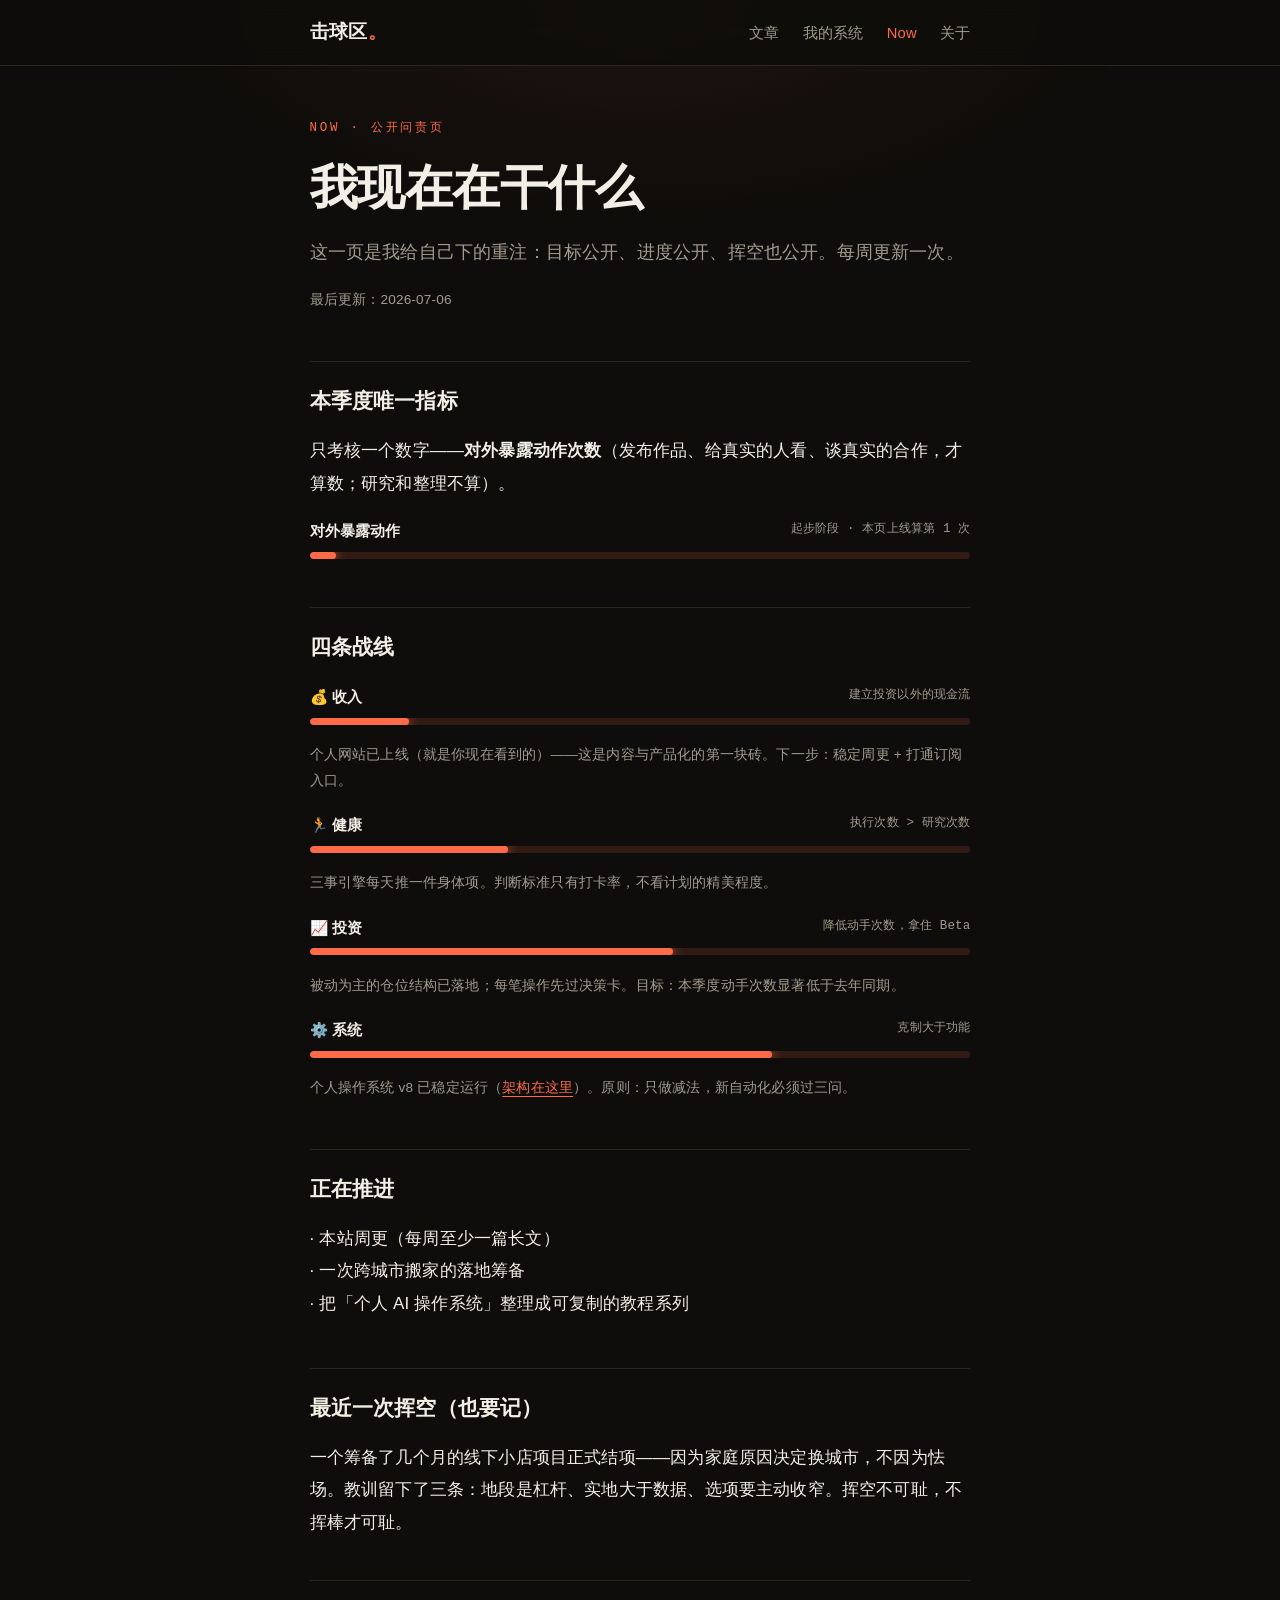
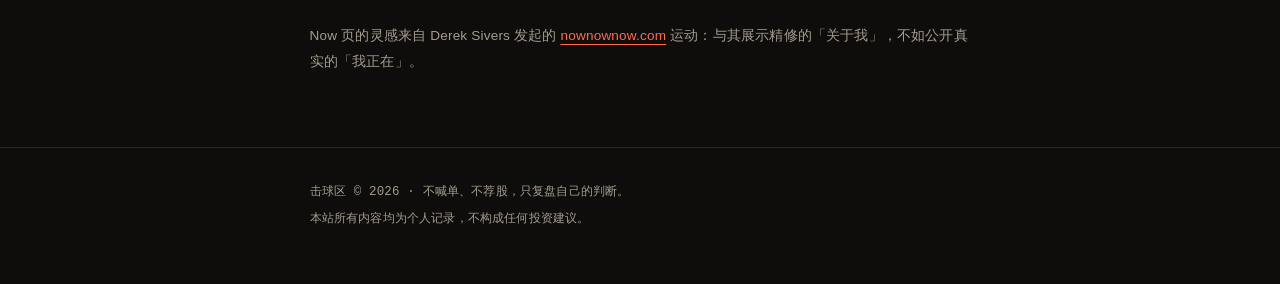
<file: now.html>
<!DOCTYPE html>
<html lang="zh-Hant">
<head>
<meta charset="utf-8">
<meta name="viewport" content="width=device-width, initial-scale=1">
<title>Now · 击球区</title>
<link rel="stylesheet" href="assets/style.css">
</head>
<body>

<header class="site">
  <div class="wrap">
    <a class="brand" href="index.html">击球区<em>。</em></a>
    <nav class="main">
      <a href="writing.html">文章</a>
      <a href="system.html">我的系统</a>
      <a href="now.html" class="here">Now</a>
      <a href="about.html">关于</a>
    </nav>
  </div>
</header>

<main class="wrap">

  <div class="kicker">Now · 公开问责页</div>
  <h1>我现在在干什么</h1>
  <p class="lead">这一页是我给自己下的重注：目标公开、进度公开、挥空也公开。每周更新一次。</p>
  <p class="meta">最后更新：2026-07-06</p>

  <h2>本季度唯一指标</h2>
  <p>只考核一个数字——<b>对外暴露动作次数</b>（发布作品、给真实的人看、谈真实的合作，才算数；研究和整理不算）。</p>

  <div class="bar-row">
    <div class="label"><b>对外暴露动作</b><span>起步阶段 · 本页上线算第 1 次</span></div>
    <div class="bar"><i style="width: 4%"></i></div>
  </div>

  <h2>四条战线</h2>

  <div class="bar-row">
    <div class="label"><b>💰 收入</b><span>建立投资以外的现金流</span></div>
    <div class="bar"><i style="width: 15%"></i></div>
  </div>
  <p class="meta">个人网站已上线（就是你现在看到的）——这是内容与产品化的第一块砖。下一步：稳定周更 + 打通订阅入口。</p>

  <div class="bar-row">
    <div class="label"><b>🏃 健康</b><span>执行次数 &gt; 研究次数</span></div>
    <div class="bar"><i style="width: 30%"></i></div>
  </div>
  <p class="meta">三事引擎每天推一件身体项。判断标准只有打卡率，不看计划的精美程度。</p>

  <div class="bar-row">
    <div class="label"><b>📈 投资</b><span>降低动手次数，拿住 Beta</span></div>
    <div class="bar"><i style="width: 55%"></i></div>
  </div>
  <p class="meta">被动为主的仓位结构已落地；每笔操作先过决策卡。目标：本季度动手次数显著低于去年同期。</p>

  <div class="bar-row">
    <div class="label"><b>⚙️ 系统</b><span>克制大于功能</span></div>
    <div class="bar"><i style="width: 70%"></i></div>
  </div>
  <p class="meta">个人操作系统 v8 已稳定运行（<a href="system.html">架构在这里</a>）。原则：只做减法，新自动化必须过三问。</p>

  <h2>正在推进</h2>
  <p>· 本站周更（每周至少一篇长文）<br>
  · 一次跨城市搬家的落地筹备<br>
  · 把「个人 AI 操作系统」整理成可复制的教程系列</p>

  <h2>最近一次挥空（也要记）</h2>
  <p>一个筹备了几个月的线下小店项目正式结项——因为家庭原因决定换城市，不因为怯场。教训留下了三条：地段是杠杆、实地大于数据、选项要主动收窄。挥空不可耻，不挥棒才可耻。</p>

  <hr>

  <p class="meta">Now 页的灵感来自 Derek Sivers 发起的 <a href="https://nownownow.com" rel="noopener">nownownow.com</a> 运动：与其展示精修的「关于我」，不如公开真实的「我正在」。</p>

</main>

<footer class="site">
  <div class="wrap">
    <p>击球区 © 2026 · 不喊单、不荐股，只复盘自己的判断。</p>
    <p>本站所有内容均为个人记录，不构成任何投资建议。</p>
  </div>
</footer>

</body>
</html>
</file>
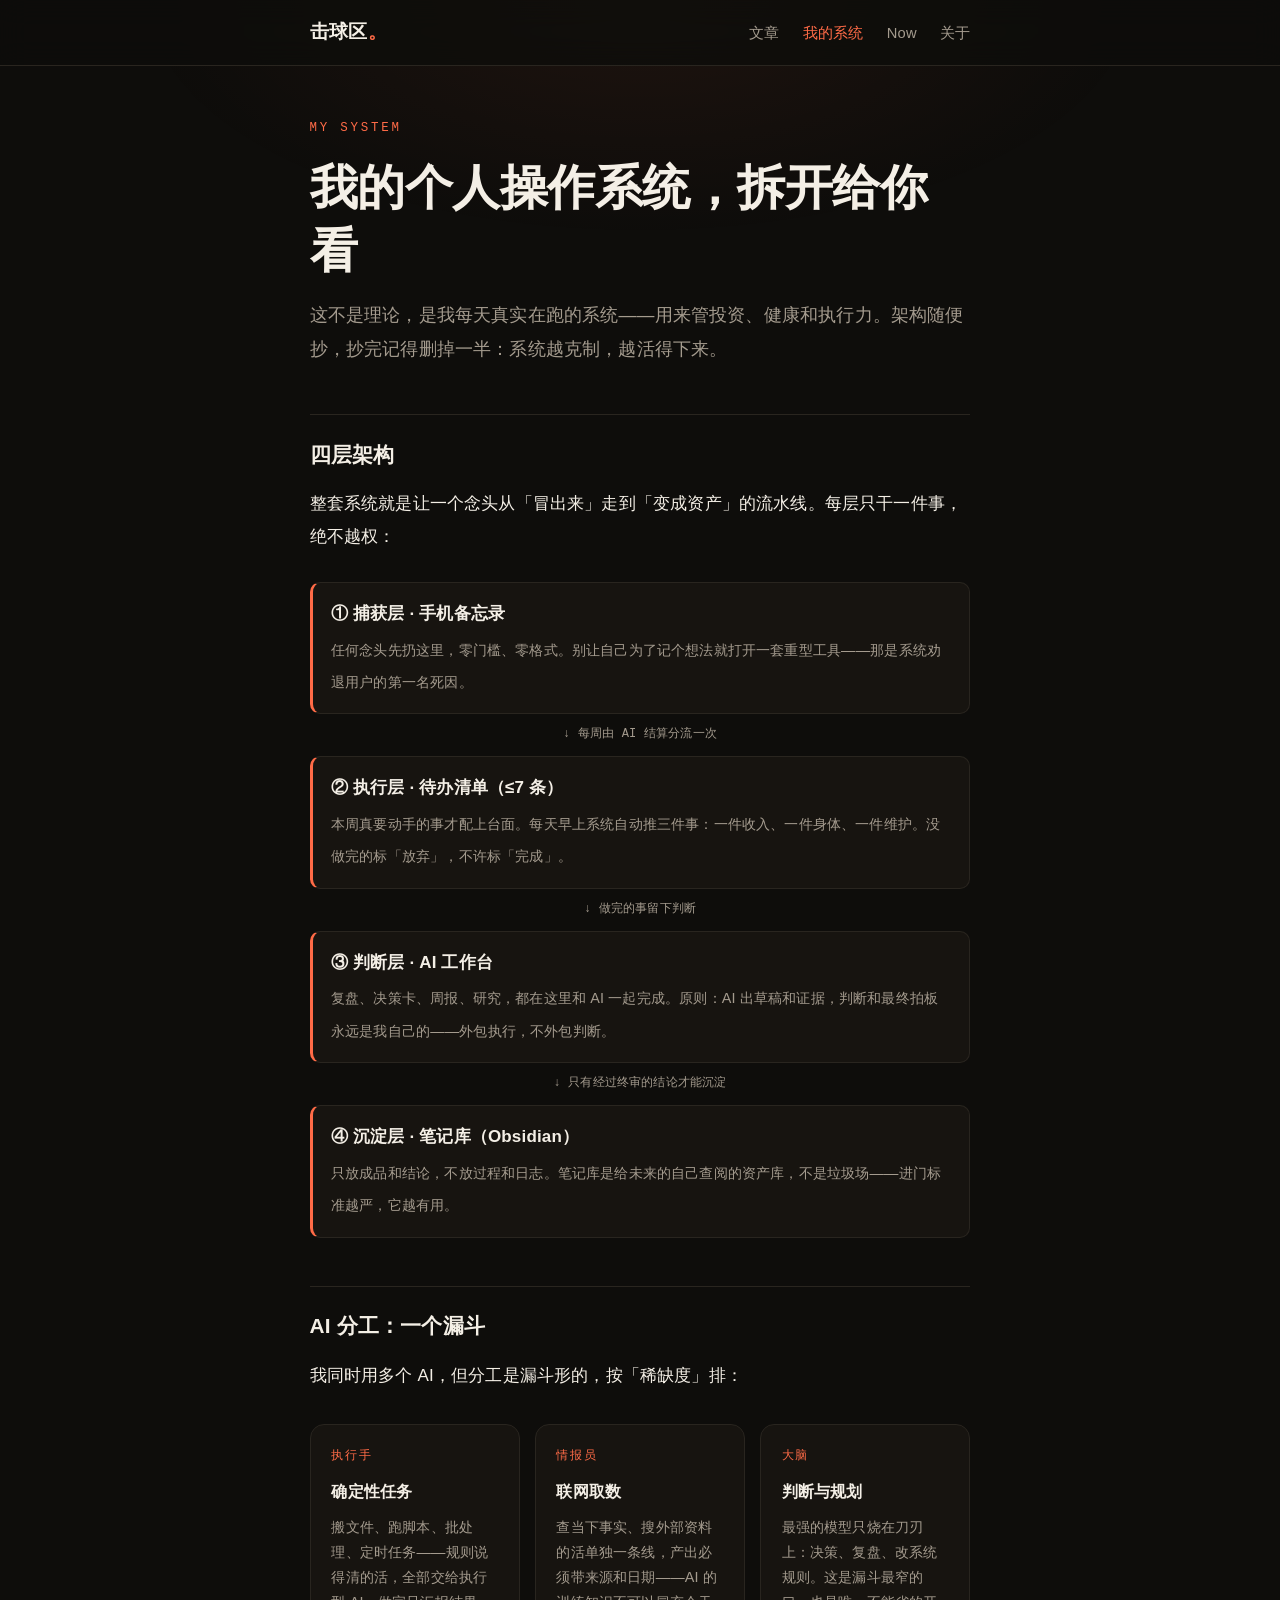
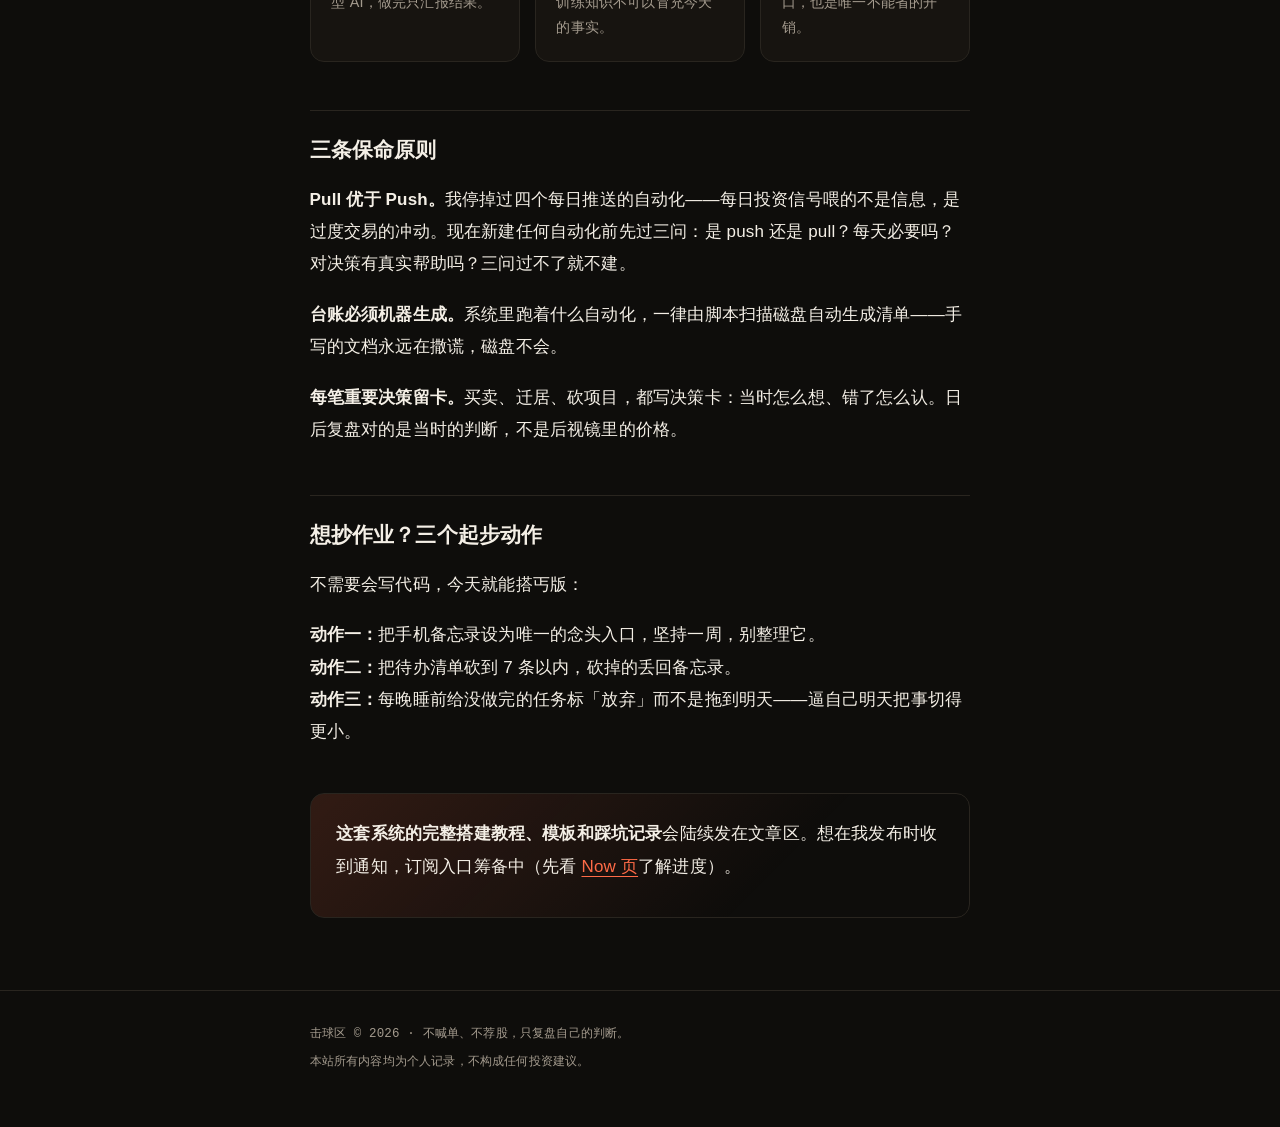
<file: system.html>
<!DOCTYPE html>
<html lang="zh-Hant">
<head>
<meta charset="utf-8">
<meta name="viewport" content="width=device-width, initial-scale=1">
<title>我的系统 · 击球区</title>
<meta name="description" content="一套普通人可以照抄的 AI 个人操作系统：四层架构、分工漏斗、自动化克制原则。">
<link rel="stylesheet" href="assets/style.css">
</head>
<body>

<header class="site">
  <div class="wrap">
    <a class="brand" href="index.html">击球区<em>。</em></a>
    <nav class="main">
      <a href="writing.html">文章</a>
      <a href="system.html" class="here">我的系统</a>
      <a href="now.html">Now</a>
      <a href="about.html">关于</a>
    </nav>
  </div>
</header>

<main class="wrap">

  <div class="kicker">My System</div>
  <h1>我的个人操作系统，拆开给你看</h1>
  <p class="lead">这不是理论，是我每天真实在跑的系统——用来管投资、健康和执行力。架构随便抄，抄完记得删掉一半：系统越克制，越活得下来。</p>

  <h2>四层架构</h2>
  <p>整套系统就是让一个念头从「冒出来」走到「变成资产」的流水线。每层只干一件事，绝不越权：</p>

  <div class="layers">
    <div class="layer">
      <b>① 捕获层 · 手机备忘录</b>
      <span>任何念头先扔这里，零门槛、零格式。别让自己为了记个想法就打开一套重型工具——那是系统劝退用户的第一名死因。</span>
    </div>
    <div class="layer-arrow">↓ 每周由 AI 结算分流一次</div>
    <div class="layer">
      <b>② 执行层 · 待办清单（≤7 条）</b>
      <span>本周真要动手的事才配上台面。每天早上系统自动推三件事：一件收入、一件身体、一件维护。没做完的标「放弃」，不许标「完成」。</span>
    </div>
    <div class="layer-arrow">↓ 做完的事留下判断</div>
    <div class="layer">
      <b>③ 判断层 · AI 工作台</b>
      <span>复盘、决策卡、周报、研究，都在这里和 AI 一起完成。原则：AI 出草稿和证据，判断和最终拍板永远是我自己的——外包执行，不外包判断。</span>
    </div>
    <div class="layer-arrow">↓ 只有经过终审的结论才能沉淀</div>
    <div class="layer">
      <b>④ 沉淀层 · 笔记库（Obsidian）</b>
      <span>只放成品和结论，不放过程和日志。笔记库是给未来的自己查阅的资产库，不是垃圾场——进门标准越严，它越有用。</span>
    </div>
  </div>

  <h2>AI 分工：一个漏斗</h2>
  <p>我同时用多个 AI，但分工是漏斗形的，按「稀缺度」排：</p>

  <div class="cards">
    <div class="card">
      <span class="num">执行手</span>
      <h3>确定性任务</h3>
      <p>搬文件、跑脚本、批处理、定时任务——规则说得清的活，全部交给执行型 AI，做完只汇报结果。</p>
    </div>
    <div class="card">
      <span class="num">情报员</span>
      <h3>联网取数</h3>
      <p>查当下事实、搜外部资料的活单独一条线，产出必须带来源和日期——AI 的训练知识不可以冒充今天的事实。</p>
    </div>
    <div class="card">
      <span class="num">大脑</span>
      <h3>判断与规划</h3>
      <p>最强的模型只烧在刀刃上：决策、复盘、改系统规则。这是漏斗最窄的口，也是唯一不能省的开销。</p>
    </div>
  </div>

  <h2>三条保命原则</h2>

  <p><b>Pull 优于 Push。</b>我停掉过四个每日推送的自动化——每日投资信号喂的不是信息，是过度交易的冲动。现在新建任何自动化前先过三问：是 push 还是 pull？每天必要吗？对决策有真实帮助吗？三问过不了就不建。</p>

  <p><b>台账必须机器生成。</b>系统里跑着什么自动化，一律由脚本扫描磁盘自动生成清单——手写的文档永远在撒谎，磁盘不会。</p>

  <p><b>每笔重要决策留卡。</b>买卖、迁居、砍项目，都写决策卡：当时怎么想、错了怎么认。日后复盘对的是当时的判断，不是后视镜里的价格。</p>

  <h2>想抄作业？三个起步动作</h2>

  <p>不需要会写代码，今天就能搭丐版：</p>

  <p><b>动作一：</b>把手机备忘录设为唯一的念头入口，坚持一周，别整理它。<br>
  <b>动作二：</b>把待办清单砍到 7 条以内，砍掉的丢回备忘录。<br>
  <b>动作三：</b>每晚睡前给没做完的任务标「放弃」而不是拖到明天——逼自己明天把事切得更小。</p>

  <div class="cta">
    <p><b>这套系统的完整搭建教程、模板和踩坑记录</b>会陆续发在文章区。想在我发布时收到通知，订阅入口筹备中（先看 <a href="now.html">Now 页</a>了解进度）。</p>
  </div>

</main>

<footer class="site">
  <div class="wrap">
    <p>击球区 © 2026 · 不喊单、不荐股，只复盘自己的判断。</p>
    <p>本站所有内容均为个人记录，不构成任何投资建议。</p>
  </div>
</footer>

</body>
</html>
</file>
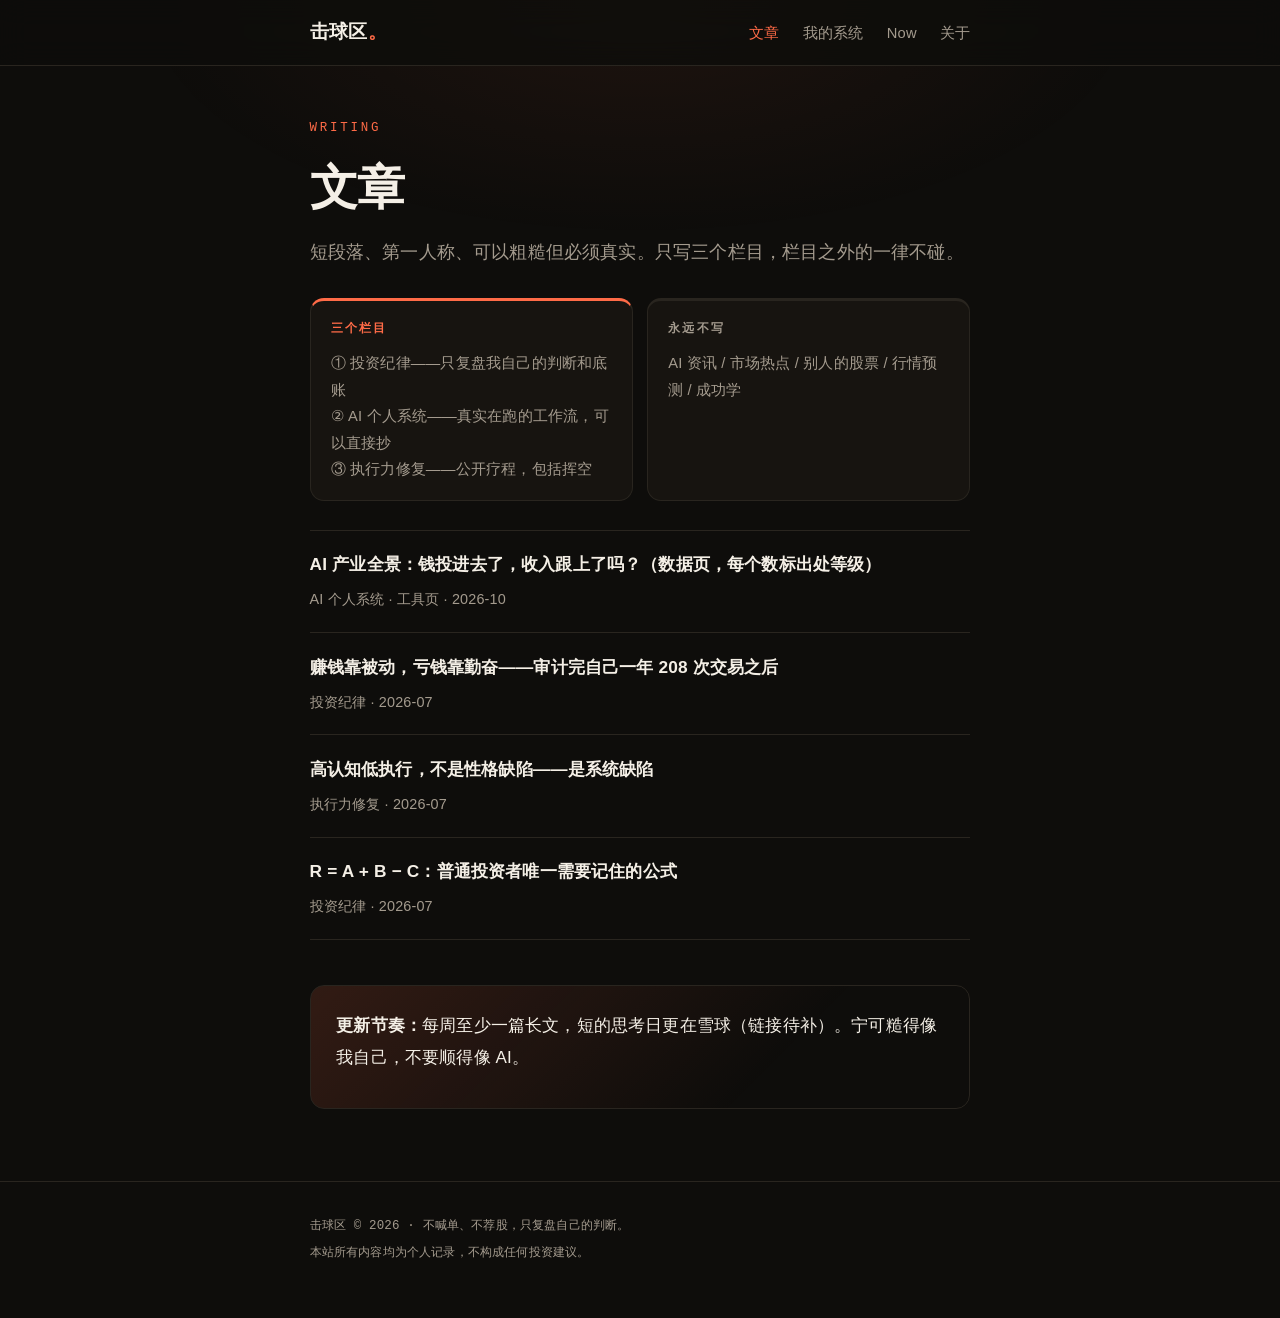
<file: writing.html>
<!DOCTYPE html>
<html lang="zh-Hant">
<head>
<meta charset="utf-8">
<meta name="viewport" content="width=device-width, initial-scale=1">
<title>文章 · 击球区</title>
<link rel="stylesheet" href="assets/style.css">
</head>
<body>

<header class="site">
  <div class="wrap">
    <a class="brand" href="index.html">击球区<em>。</em></a>
    <nav class="main">
      <a href="writing.html" class="here">文章</a>
      <a href="system.html">我的系统</a>
      <a href="now.html">Now</a>
      <a href="about.html">关于</a>
    </nav>
  </div>
</header>

<main class="wrap">

  <div class="kicker">Writing</div>
  <h1>文章</h1>
  <p class="lead">短段落、第一人称、可以粗糙但必须真实。只写三个栏目，栏目之外的一律不碰。</p>

  <div class="scope">
    <div class="yes">
      <b>三个栏目</b>
      <p>① 投资纪律——只复盘我自己的判断和底账<br>② AI 个人系统——真实在跑的工作流，可以直接抄<br>③ 执行力修复——公开疗程，包括挥空</p>
    </div>
    <div class="no">
      <b>永远不写</b>
      <p>AI 资讯 / 市场热点 / 别人的股票 / 行情预测 / 成功学</p>
    </div>
  </div>

  <ul class="essays">
    <li>
      <a class="t" href="ai-landscape.html">AI 产业全景：钱投进去了，收入跟上了吗？（数据页，每个数标出处等级）</a>
      <div class="sub">AI 个人系统 · 工具页 · 2026-10</div>
    </li>
    <li>
      <a class="t" href="essays/208-trades.html">赚钱靠被动，亏钱靠勤奋——审计完自己一年 208 次交易之后</a>
      <div class="sub">投资纪律 · 2026-07</div>
    </li>
    <li>
      <a class="t" href="essays/three-things-engine.html">高认知低执行，不是性格缺陷——是系统缺陷</a>
      <div class="sub">执行力修复 · 2026-07</div>
    </li>
    <li>
      <a class="t" href="essays/r-abc.html">R = A + B − C：普通投资者唯一需要记住的公式</a>
      <div class="sub">投资纪律 · 2026-07</div>
    </li>
  </ul>

  <div class="cta">
    <p><b>更新节奏：</b>每周至少一篇长文，短的思考日更在雪球（链接待补）。宁可糙得像我自己，不要顺得像 AI。</p>
  </div>

</main>

<footer class="site">
  <div class="wrap">
    <p>击球区 © 2026 · 不喊单、不荐股，只复盘自己的判断。</p>
    <p>本站所有内容均为个人记录，不构成任何投资建议。</p>
  </div>
</footer>

</body>
</html>
</file>
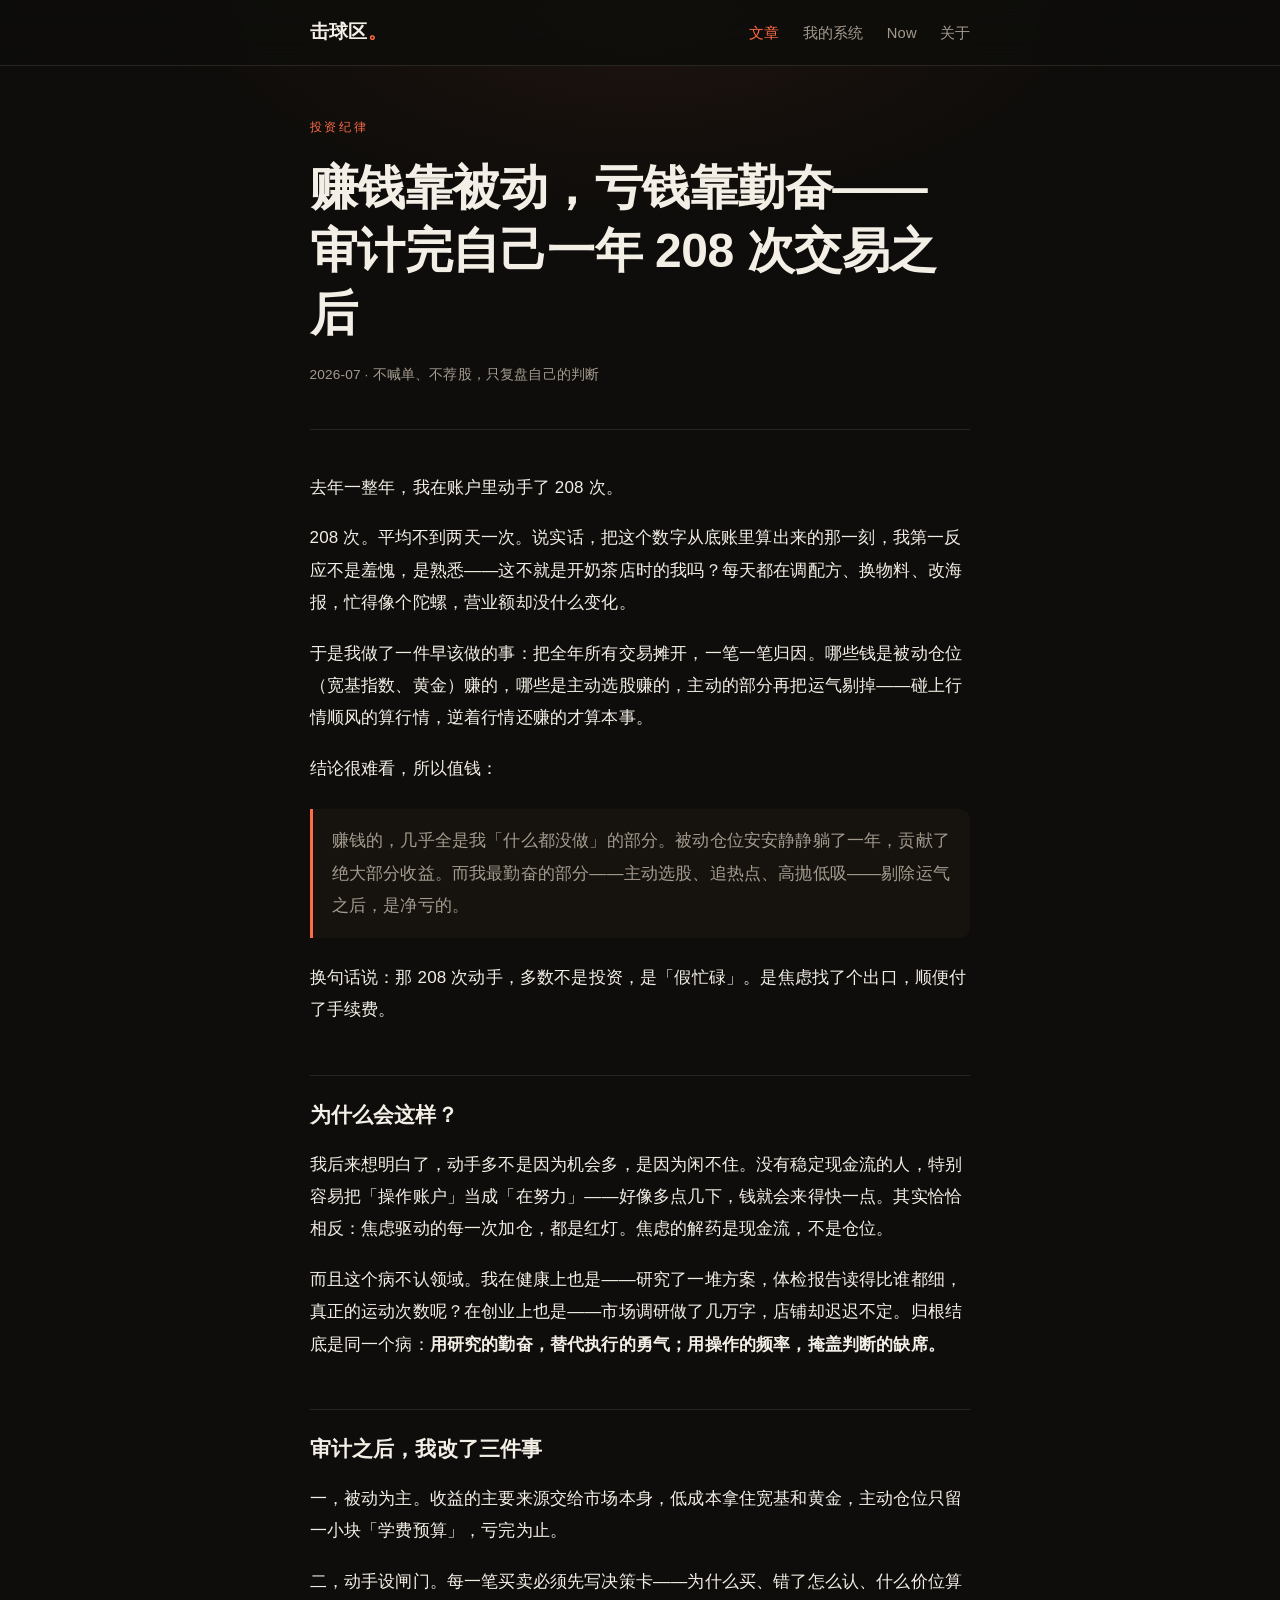
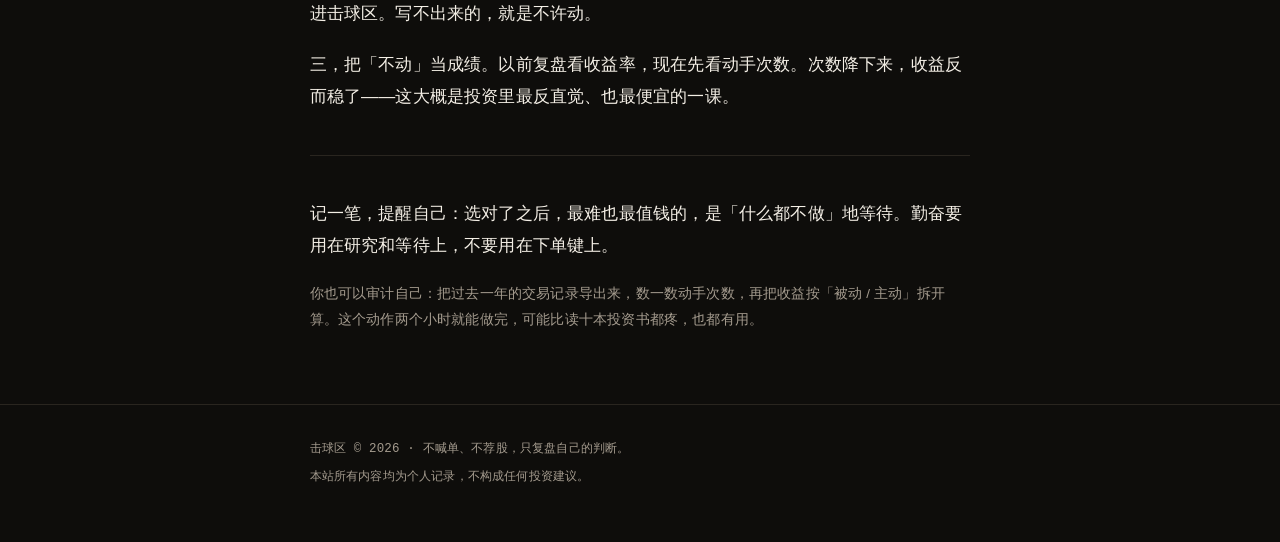
<file: essays/208-trades.html>
<!DOCTYPE html>
<html lang="zh-Hant">
<head>
<meta charset="utf-8">
<meta name="viewport" content="width=device-width, initial-scale=1">
<title>赚钱靠被动，亏钱靠勤奋 · 击球区</title>
<link rel="stylesheet" href="../assets/style.css">
</head>
<body>

<header class="site">
  <div class="wrap">
    <a class="brand" href="../index.html">击球区<em>。</em></a>
    <nav class="main">
      <a href="../writing.html" class="here">文章</a>
      <a href="../system.html">我的系统</a>
      <a href="../now.html">Now</a>
      <a href="../about.html">关于</a>
    </nav>
  </div>
</header>

<main class="wrap">

  <div class="kicker">投资纪律</div>
  <h1>赚钱靠被动，亏钱靠勤奋——审计完自己一年 208 次交易之后</h1>
  <p class="meta">2026-07 · 不喊单、不荐股，只复盘自己的判断</p>

  <hr>

  <p>去年一整年，我在账户里动手了 208 次。</p>

  <p>208 次。平均不到两天一次。说实话，把这个数字从底账里算出来的那一刻，我第一反应不是羞愧，是熟悉——这不就是开奶茶店时的我吗？每天都在调配方、换物料、改海报，忙得像个陀螺，营业额却没什么变化。</p>

  <p>于是我做了一件早该做的事：把全年所有交易摊开，一笔一笔归因。哪些钱是被动仓位（宽基指数、黄金）赚的，哪些是主动选股赚的，主动的部分再把运气剔掉——碰上行情顺风的算行情，逆着行情还赚的才算本事。</p>

  <p>结论很难看，所以值钱：</p>

  <blockquote>
    <p>赚钱的，几乎全是我「什么都没做」的部分。被动仓位安安静静躺了一年，贡献了绝大部分收益。而我最勤奋的部分——主动选股、追热点、高抛低吸——剔除运气之后，是净亏的。</p>
  </blockquote>

  <p>换句话说：那 208 次动手，多数不是投资，是「假忙碌」。是焦虑找了个出口，顺便付了手续费。</p>

  <h2>为什么会这样？</h2>

  <p>我后来想明白了，动手多不是因为机会多，是因为闲不住。没有稳定现金流的人，特别容易把「操作账户」当成「在努力」——好像多点几下，钱就会来得快一点。其实恰恰相反：焦虑驱动的每一次加仓，都是红灯。焦虑的解药是现金流，不是仓位。</p>

  <p>而且这个病不认领域。我在健康上也是——研究了一堆方案，体检报告读得比谁都细，真正的运动次数呢？在创业上也是——市场调研做了几万字，店铺却迟迟不定。归根结底是同一个病：<b>用研究的勤奋，替代执行的勇气；用操作的频率，掩盖判断的缺席。</b></p>

  <h2>审计之后，我改了三件事</h2>

  <p>一，被动为主。收益的主要来源交给市场本身，低成本拿住宽基和黄金，主动仓位只留一小块「学费预算」，亏完为止。</p>

  <p>二，动手设闸门。每一笔买卖必须先写决策卡——为什么买、错了怎么认、什么价位算进击球区。写不出来的，就是不许动。</p>

  <p>三，把「不动」当成绩。以前复盘看收益率，现在先看动手次数。次数降下来，收益反而稳了——这大概是投资里最反直觉、也最便宜的一课。</p>

  <hr>

  <p>记一笔，提醒自己：选对了之后，最难也最值钱的，是「什么都不做」地等待。勤奋要用在研究和等待上，不要用在下单键上。</p>

  <p class="meta">你也可以审计自己：把过去一年的交易记录导出来，数一数动手次数，再把收益按「被动 / 主动」拆开算。这个动作两个小时就能做完，可能比读十本投资书都疼，也都有用。</p>

</main>

<footer class="site">
  <div class="wrap">
    <p>击球区 © 2026 · 不喊单、不荐股，只复盘自己的判断。</p>
    <p>本站所有内容均为个人记录，不构成任何投资建议。</p>
  </div>
</footer>

</body>
</html>
</file>
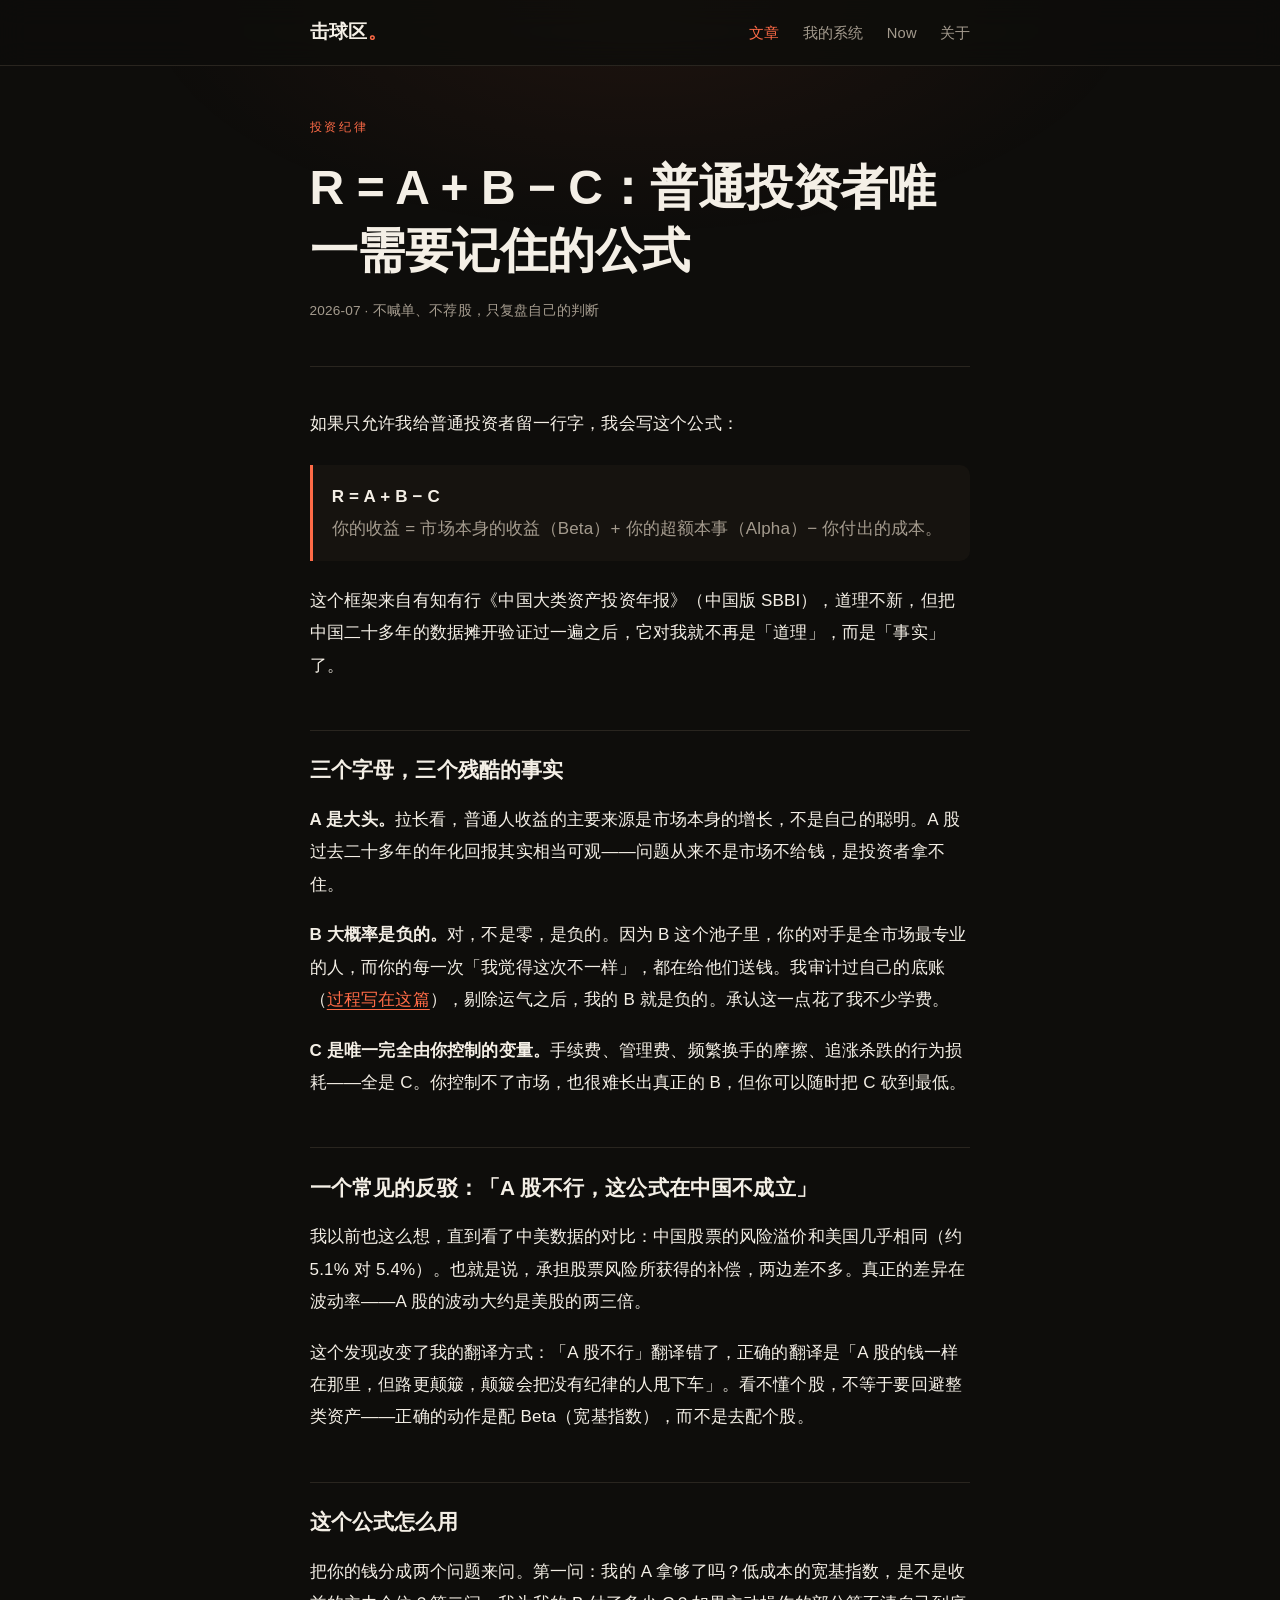
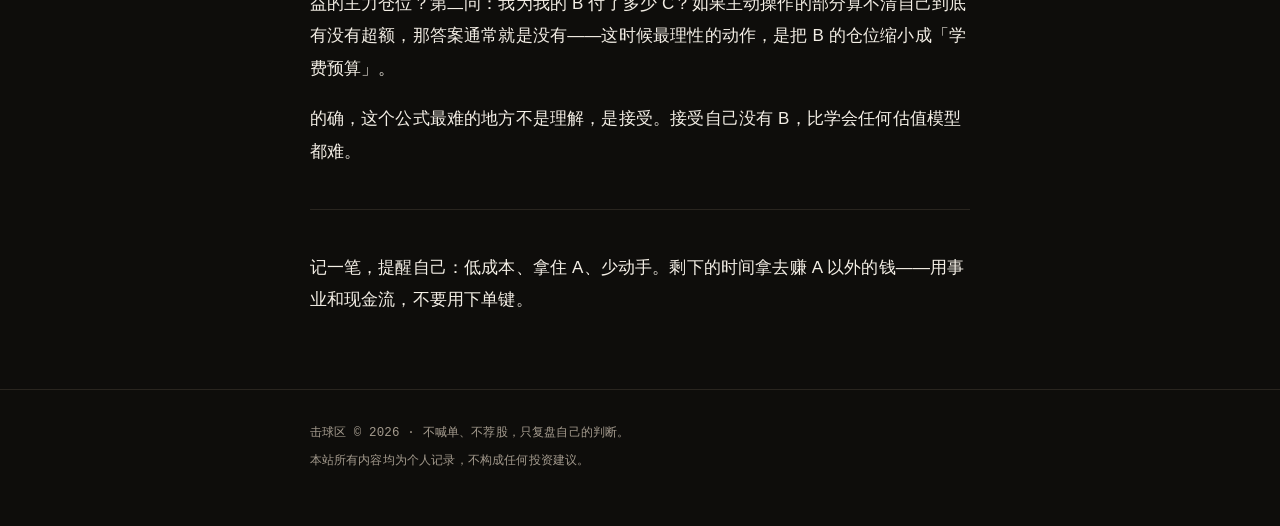
<file: essays/r-abc.html>
<!DOCTYPE html>
<html lang="zh-Hant">
<head>
<meta charset="utf-8">
<meta name="viewport" content="width=device-width, initial-scale=1">
<title>R = A + B − C：普通投资者唯一需要记住的公式 · 击球区</title>
<link rel="stylesheet" href="../assets/style.css">
</head>
<body>

<header class="site">
  <div class="wrap">
    <a class="brand" href="../index.html">击球区<em>。</em></a>
    <nav class="main">
      <a href="../writing.html" class="here">文章</a>
      <a href="../system.html">我的系统</a>
      <a href="../now.html">Now</a>
      <a href="../about.html">关于</a>
    </nav>
  </div>
</header>

<main class="wrap">

  <div class="kicker">投资纪律</div>
  <h1>R = A + B − C：普通投资者唯一需要记住的公式</h1>
  <p class="meta">2026-07 · 不喊单、不荐股，只复盘自己的判断</p>

  <hr>

  <p>如果只允许我给普通投资者留一行字，我会写这个公式：</p>

  <blockquote>
    <p><b>R = A + B − C</b><br>你的收益 = 市场本身的收益（Beta）+ 你的超额本事（Alpha）− 你付出的成本。</p>
  </blockquote>

  <p>这个框架来自有知有行《中国大类资产投资年报》（中国版 SBBI），道理不新，但把中国二十多年的数据摊开验证过一遍之后，它对我就不再是「道理」，而是「事实」了。</p>

  <h2>三个字母，三个残酷的事实</h2>

  <p><b>A 是大头。</b>拉长看，普通人收益的主要来源是市场本身的增长，不是自己的聪明。A 股过去二十多年的年化回报其实相当可观——问题从来不是市场不给钱，是投资者拿不住。</p>

  <p><b>B 大概率是负的。</b>对，不是零，是负的。因为 B 这个池子里，你的对手是全市场最专业的人，而你的每一次「我觉得这次不一样」，都在给他们送钱。我审计过自己的底账（<a href="208-trades.html">过程写在这篇</a>），剔除运气之后，我的 B 就是负的。承认这一点花了我不少学费。</p>

  <p><b>C 是唯一完全由你控制的变量。</b>手续费、管理费、频繁换手的摩擦、追涨杀跌的行为损耗——全是 C。你控制不了市场，也很难长出真正的 B，但你可以随时把 C 砍到最低。</p>

  <h2>一个常见的反驳：「A 股不行，这公式在中国不成立」</h2>

  <p>我以前也这么想，直到看了中美数据的对比：中国股票的风险溢价和美国几乎相同（约 5.1% 对 5.4%）。也就是说，承担股票风险所获得的补偿，两边差不多。真正的差异在波动率——A 股的波动大约是美股的两三倍。</p>

  <p>这个发现改变了我的翻译方式：「A 股不行」翻译错了，正确的翻译是「A 股的钱一样在那里，但路更颠簸，颠簸会把没有纪律的人甩下车」。看不懂个股，不等于要回避整类资产——正确的动作是配 Beta（宽基指数），而不是去配个股。</p>

  <h2>这个公式怎么用</h2>

  <p>把你的钱分成两个问题来问。第一问：我的 A 拿够了吗？低成本的宽基指数，是不是收益的主力仓位？第二问：我为我的 B 付了多少 C？如果主动操作的部分算不清自己到底有没有超额，那答案通常就是没有——这时候最理性的动作，是把 B 的仓位缩小成「学费预算」。</p>

  <p>的确，这个公式最难的地方不是理解，是接受。接受自己没有 B，比学会任何估值模型都难。</p>

  <hr>

  <p>记一笔，提醒自己：低成本、拿住 A、少动手。剩下的时间拿去赚 A 以外的钱——用事业和现金流，不要用下单键。</p>

</main>

<footer class="site">
  <div class="wrap">
    <p>击球区 © 2026 · 不喊单、不荐股，只复盘自己的判断。</p>
    <p>本站所有内容均为个人记录，不构成任何投资建议。</p>
  </div>
</footer>

</body>
</html>
</file>
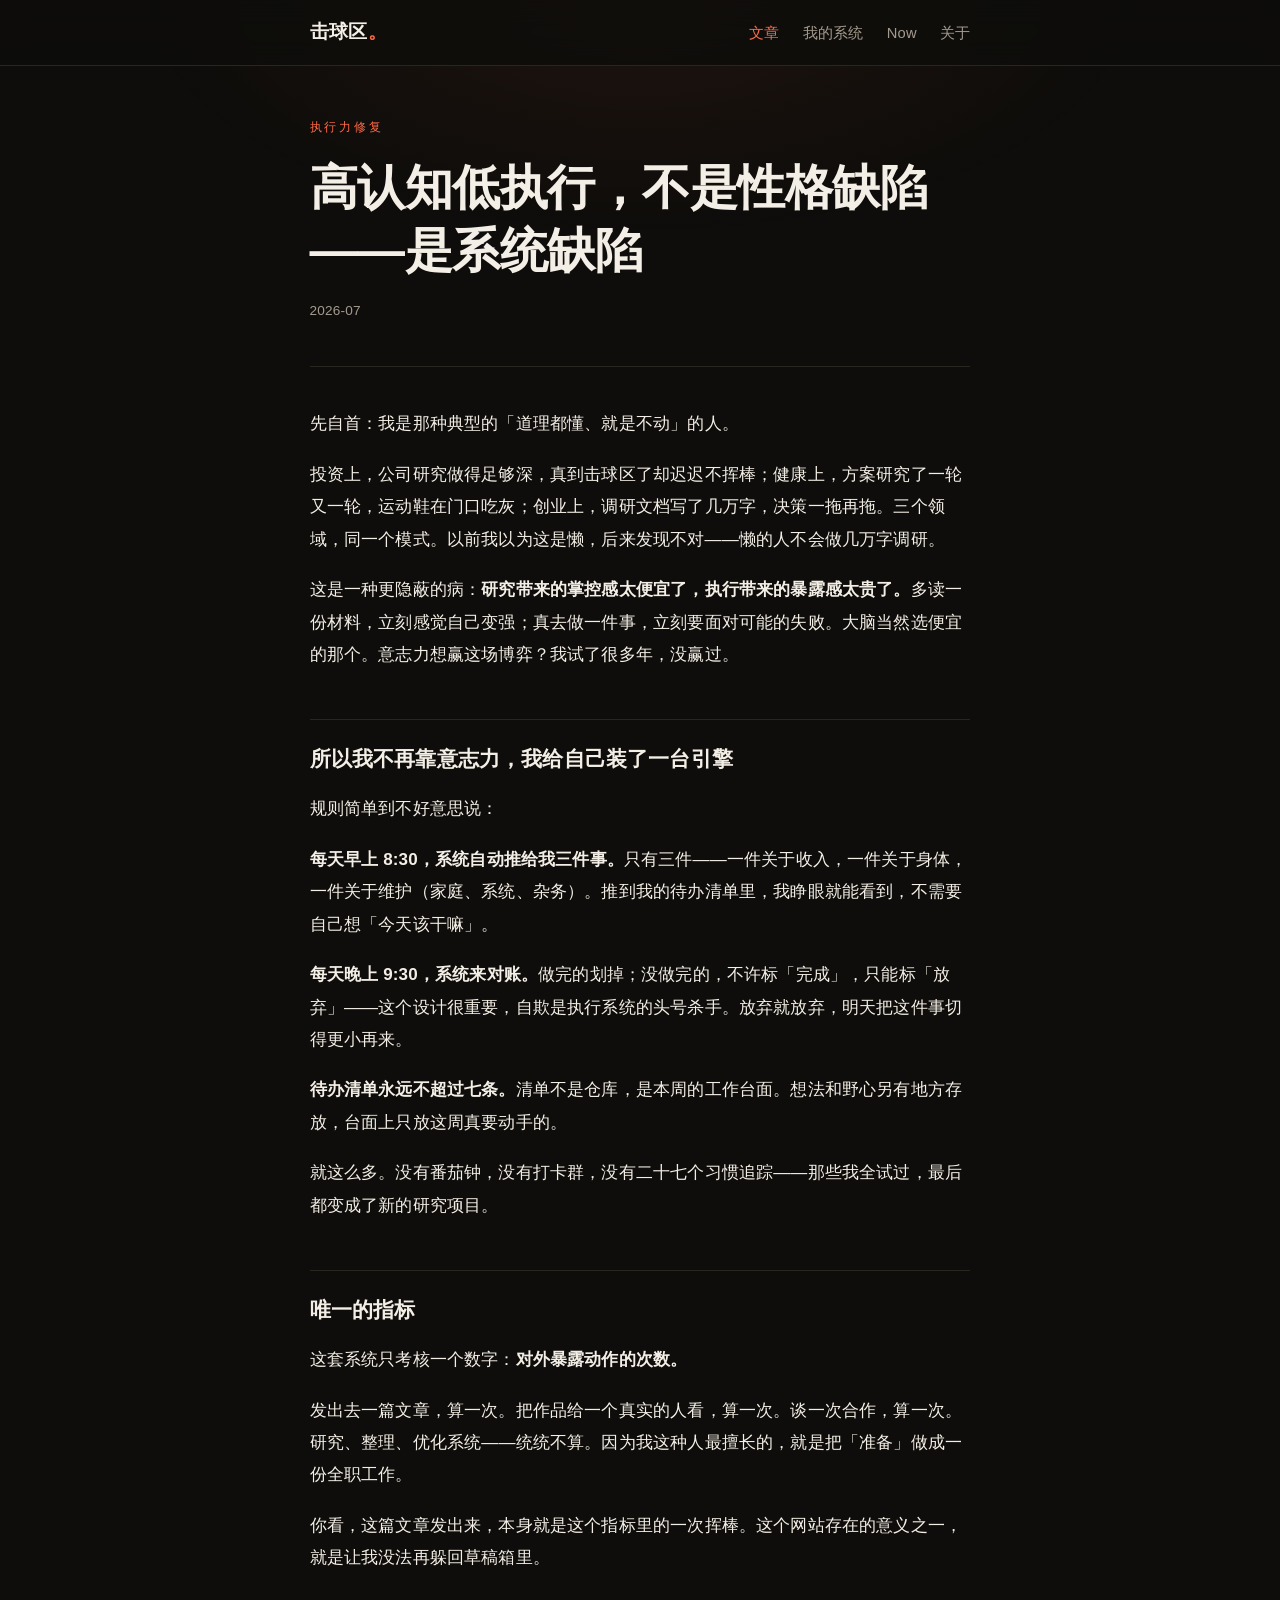
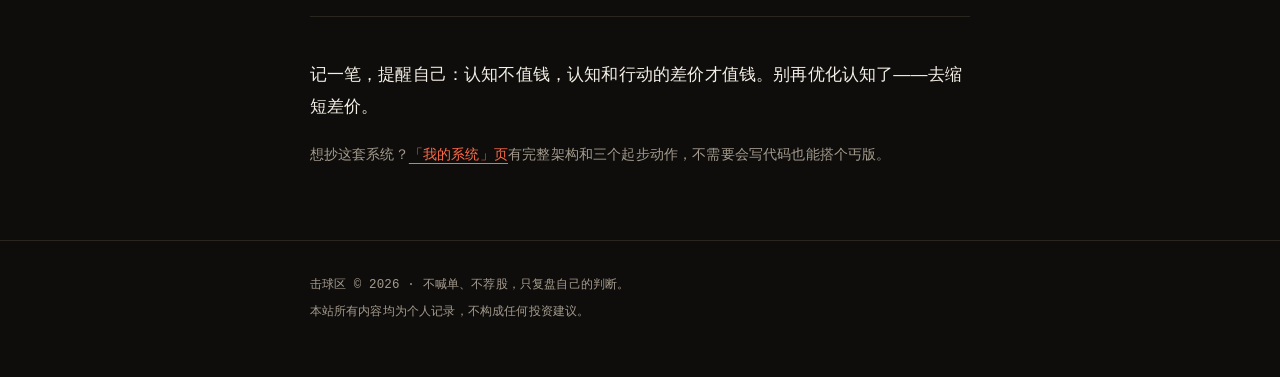
<file: essays/three-things-engine.html>
<!DOCTYPE html>
<html lang="zh-Hant">
<head>
<meta charset="utf-8">
<meta name="viewport" content="width=device-width, initial-scale=1">
<title>高认知低执行，不是性格缺陷——是系统缺陷 · 击球区</title>
<link rel="stylesheet" href="../assets/style.css">
</head>
<body>

<header class="site">
  <div class="wrap">
    <a class="brand" href="../index.html">击球区<em>。</em></a>
    <nav class="main">
      <a href="../writing.html" class="here">文章</a>
      <a href="../system.html">我的系统</a>
      <a href="../now.html">Now</a>
      <a href="../about.html">关于</a>
    </nav>
  </div>
</header>

<main class="wrap">

  <div class="kicker">执行力修复</div>
  <h1>高认知低执行，不是性格缺陷——是系统缺陷</h1>
  <p class="meta">2026-07</p>

  <hr>

  <p>先自首：我是那种典型的「道理都懂、就是不动」的人。</p>

  <p>投资上，公司研究做得足够深，真到击球区了却迟迟不挥棒；健康上，方案研究了一轮又一轮，运动鞋在门口吃灰；创业上，调研文档写了几万字，决策一拖再拖。三个领域，同一个模式。以前我以为这是懒，后来发现不对——懒的人不会做几万字调研。</p>

  <p>这是一种更隐蔽的病：<b>研究带来的掌控感太便宜了，执行带来的暴露感太贵了。</b>多读一份材料，立刻感觉自己变强；真去做一件事，立刻要面对可能的失败。大脑当然选便宜的那个。意志力想赢这场博弈？我试了很多年，没赢过。</p>

  <h2>所以我不再靠意志力，我给自己装了一台引擎</h2>

  <p>规则简单到不好意思说：</p>

  <p><b>每天早上 8:30，系统自动推给我三件事。</b>只有三件——一件关于收入，一件关于身体，一件关于维护（家庭、系统、杂务）。推到我的待办清单里，我睁眼就能看到，不需要自己想「今天该干嘛」。</p>

  <p><b>每天晚上 9:30，系统来对账。</b>做完的划掉；没做完的，不许标「完成」，只能标「放弃」——这个设计很重要，自欺是执行系统的头号杀手。放弃就放弃，明天把这件事切得更小再来。</p>

  <p><b>待办清单永远不超过七条。</b>清单不是仓库，是本周的工作台面。想法和野心另有地方存放，台面上只放这周真要动手的。</p>

  <p>就这么多。没有番茄钟，没有打卡群，没有二十七个习惯追踪——那些我全试过，最后都变成了新的研究项目。</p>

  <h2>唯一的指标</h2>

  <p>这套系统只考核一个数字：<b>对外暴露动作的次数。</b></p>

  <p>发出去一篇文章，算一次。把作品给一个真实的人看，算一次。谈一次合作，算一次。研究、整理、优化系统——统统不算。因为我这种人最擅长的，就是把「准备」做成一份全职工作。</p>

  <p>你看，这篇文章发出来，本身就是这个指标里的一次挥棒。这个网站存在的意义之一，就是让我没法再躲回草稿箱里。</p>

  <hr>

  <p>记一笔，提醒自己：认知不值钱，认知和行动的差价才值钱。别再优化认知了——去缩短差价。</p>

  <p class="meta">想抄这套系统？<a href="../system.html">「我的系统」页</a>有完整架构和三个起步动作，不需要会写代码也能搭个丐版。</p>

</main>

<footer class="site">
  <div class="wrap">
    <p>击球区 © 2026 · 不喊单、不荐股，只复盘自己的判断。</p>
    <p>本站所有内容均为个人记录，不构成任何投资建议。</p>
  </div>
</footer>

</body>
</html>
</file>
<file: assets/style.css>
/* 击球区 v2 · 深色编辑部风格 —— 前卫、有网感、但内容永远第一 */

:root {
  --bg: #0e0d0b;
  --bg-soft: #16130f;
  --fg: #f4efe6;
  --fg-soft: #a49b8e;
  --accent: #ff6b47;         /* 荧光暖橘：挥棒那一下 */
  --accent-dim: #ff6b4726;
  --line: #29251f;
  --card: #171410;
  --mono: "SF Mono", ui-monospace, "JetBrains Mono", Menlo, monospace;
}

* { box-sizing: border-box; }

html { -webkit-text-size-adjust: 100%; scroll-behavior: smooth; }

body {
  margin: 0;
  background: var(--bg);
  color: var(--fg);
  font-family: -apple-system, "PingFang TC", "PingFang SC", "Noto Sans CJK TC", "Microsoft YaHei", sans-serif;
  font-size: 17px;
  line-height: 1.9;
  letter-spacing: 0.01em;
}

/* 首屏顶部一抹光晕，别太满 */
body::before {
  content: "";
  position: fixed;
  top: -30vh;
  left: 50%;
  transform: translateX(-50%);
  width: 90vw;
  height: 60vh;
  background: radial-gradient(ellipse at center, var(--accent) 0%, transparent 62%);
  opacity: 0.07;
  pointer-events: none;
  z-index: 0;
}

::selection { background: var(--accent); color: #0e0d0b; }

.wrap {
  max-width: 44rem;
  margin: 0 auto;
  padding: 0 1.35rem;
  position: relative;
  z-index: 1;
}

/* ── 导航 ── */
header.site {
  position: sticky;
  top: 0;
  z-index: 10;
  backdrop-filter: blur(14px);
  -webkit-backdrop-filter: blur(14px);
  background: color-mix(in srgb, var(--bg) 78%, transparent);
  border-bottom: 1px solid var(--line);
  padding: 0.9rem 0;
  margin-bottom: 3.2rem;
}
header.site .wrap {
  display: flex;
  align-items: baseline;
  justify-content: space-between;
  flex-wrap: wrap;
  gap: 0.5rem 1rem;
}
.brand {
  font-weight: 800;
  font-size: 1.2rem;
  text-decoration: none;
  color: var(--fg);
  letter-spacing: 0.02em;
}
.brand em {
  font-style: normal;
  color: var(--accent);
}
nav.main a {
  color: var(--fg-soft);
  text-decoration: none;
  margin-left: 1.15rem;
  font-size: 0.92rem;
  transition: color 0.15s;
}
nav.main a:hover, nav.main a.here { color: var(--accent); }

/* ── 排版 ── */
h1 {
  font-size: clamp(1.9rem, 5.5vw, 3rem);
  line-height: 1.32;
  letter-spacing: -0.01em;
  font-weight: 800;
  margin: 0 0 1rem;
}
h2 {
  font-size: 1.3rem;
  font-weight: 700;
  margin: 3rem 0 0.9rem;
  padding-top: 1.2rem;
  border-top: 1px solid var(--line);
}
h3 { font-size: 1.05rem; margin: 1.8rem 0 0.5rem; }
p { margin: 0 0 1.15rem; }
b, strong { color: var(--fg); }

a { color: var(--accent); text-decoration-thickness: 1px; text-underline-offset: 4px; }
a:hover { text-decoration-thickness: 2px; }

hr { border: none; border-top: 1px solid var(--line); margin: 2.6rem 0; }

.kicker {
  font-family: var(--mono);
  font-size: 0.78rem;
  color: var(--accent);
  letter-spacing: 0.22em;
  text-transform: uppercase;
  margin-bottom: 0.9rem;
}
.lead { font-size: 1.12rem; color: var(--fg-soft); }
.meta { font-size: 0.85rem; color: var(--fg-soft); }

/* 状态行：mono 徽章，网感来源之一 */
.status-line {
  font-family: var(--mono);
  font-size: 0.78rem;
  color: var(--fg-soft);
  margin: 1.6rem 0 0;
  display: flex;
  flex-wrap: wrap;
  gap: 0.4rem 0;
}
.status-line span {
  border: 1px solid var(--line);
  border-radius: 99px;
  padding: 0.18rem 0.7rem;
  margin-right: 0.5rem;
  background: var(--bg-soft);
}
.status-line .live { color: var(--accent); border-color: var(--accent-dim); }

blockquote {
  margin: 1.5rem 0;
  padding: 1rem 1.2rem;
  border-left: 3px solid var(--accent);
  background: var(--bg-soft);
  border-radius: 0 10px 10px 0;
  color: var(--fg-soft);
}
blockquote p:last-child { margin-bottom: 0; }
blockquote b { color: var(--fg); }

/* ── 卡片 ── */
.cards {
  display: grid;
  grid-template-columns: repeat(auto-fit, minmax(190px, 1fr));
  gap: 0.9rem;
  margin: 2rem 0;
}
.card {
  background: var(--card);
  border: 1px solid var(--line);
  border-radius: 14px;
  padding: 1.25rem 1.3rem;
  transition: transform 0.18s, border-color 0.18s;
}
.card:hover {
  transform: translateY(-3px);
  border-color: var(--accent);
}
.card h3 { margin: 0 0 0.45rem; font-size: 1.02rem; }
.card p { margin: 0; font-size: 0.9rem; color: var(--fg-soft); line-height: 1.75; }
.card .num {
  font-family: var(--mono);
  font-size: 0.72rem;
  color: var(--accent);
  display: block;
  margin-bottom: 0.6rem;
  letter-spacing: 0.15em;
}

/* ── 文章列表 ── */
ul.essays { list-style: none; padding: 0; margin: 1.4rem 0; }
ul.essays li {
  padding: 1.15rem 0;
  border-bottom: 1px solid var(--line);
}
ul.essays li:first-child { border-top: 1px solid var(--line); }
ul.essays a.t {
  font-weight: 700;
  font-size: 1.08rem;
  line-height: 1.55;
  text-decoration: none;
  color: var(--fg);
  transition: color 0.15s;
}
ul.essays a.t:hover { color: var(--accent); }
ul.essays .sub { font-size: 0.9rem; color: var(--fg-soft); margin-top: 0.3rem; }

/* ── 内容边界（写什么/不写什么） ── */
.scope {
  display: grid;
  grid-template-columns: repeat(auto-fit, minmax(240px, 1fr));
  gap: 0.9rem;
  margin: 1.8rem 0;
}
.scope > div {
  border: 1px solid var(--line);
  border-radius: 14px;
  padding: 1.1rem 1.25rem;
  background: var(--card);
}
.scope .yes { border-top: 3px solid var(--accent); }
.scope .no  { border-top: 3px solid var(--line); }
.scope b {
  font-family: var(--mono);
  font-size: 0.78rem;
  letter-spacing: 0.18em;
  display: block;
  margin-bottom: 0.5rem;
}
.scope .yes b { color: var(--accent); }
.scope .no b { color: var(--fg-soft); }
.scope p { margin: 0; font-size: 0.92rem; color: var(--fg-soft); line-height: 1.8; }

/* ── 进度条 ── */
.bar-row { margin: 1.1rem 0; }
.bar-row .label {
  display: flex;
  justify-content: space-between;
  font-size: 0.92rem;
  margin-bottom: 0.35rem;
}
.bar-row .label b { font-weight: 600; }
.bar-row .label span { color: var(--fg-soft); font-family: var(--mono); font-size: 0.78rem; }
.bar {
  height: 7px;
  background: var(--accent-dim);
  border-radius: 99px;
  overflow: hidden;
}
.bar > i {
  display: block;
  height: 100%;
  background: var(--accent);
  border-radius: 99px;
  box-shadow: 0 0 12px var(--accent);
}

/* ── 架构图层 ── */
.layers { margin: 1.8rem 0; }
.layer {
  background: var(--card);
  border: 1px solid var(--line);
  border-left: 3px solid var(--accent);
  border-radius: 10px;
  padding: 0.95rem 1.15rem;
  margin-bottom: 0.55rem;
  transition: border-color 0.18s;
}
.layer:hover { border-color: var(--accent); }
.layer b { display: block; margin-bottom: 0.2rem; }
.layer span { font-size: 0.9rem; color: var(--fg-soft); }
.layer-arrow {
  text-align: center;
  color: var(--fg-soft);
  font-family: var(--mono);
  font-size: 0.75rem;
  margin: 0.1rem 0 0.65rem;
}

/* ── 行动区 ── */
.cta {
  background: linear-gradient(135deg, var(--accent-dim), transparent 70%);
  border: 1px solid var(--line);
  border-radius: 14px;
  padding: 1.5rem 1.6rem;
  margin: 2.8rem 0;
}
.cta p { margin: 0 0 0.6rem; }
.cta .meta { margin: 0; }

/* ── 页脚 ── */
footer.site {
  border-top: 1px solid var(--line);
  margin-top: 4.5rem;
  padding: 1.8rem 0 3rem;
  font-family: var(--mono);
  font-size: 0.78rem;
  color: var(--fg-soft);
}
footer.site p { margin: 0.25rem 0; }

@media (max-width: 480px) {
  body { font-size: 16px; }
  nav.main a { margin-left: 0; margin-right: 0.9rem; }
}
</file>
